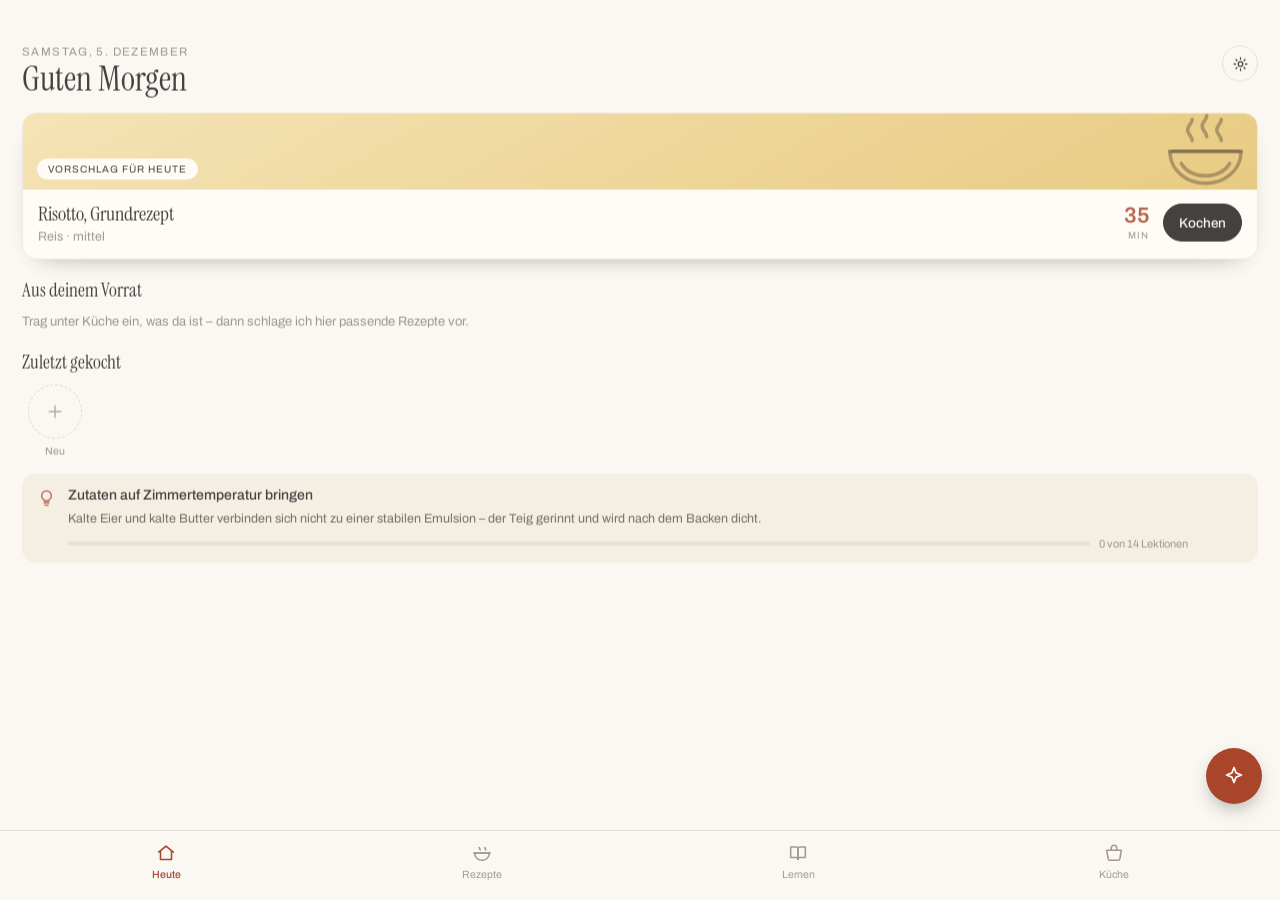
<file: index.html>
<!DOCTYPE html>
<html lang="de">
<head>
<meta charset="UTF-8">
<meta name="viewport" content="width=device-width, initial-scale=1.0">
<title>Kochbuch</title>
<link rel="apple-touch-icon" href="icon-180.png">
<link rel="canonical" href="kochbuch.html">
<meta http-equiv="refresh" content="0; url=kochbuch.html">
<style>
  body{ margin:0; height:100vh; display:flex; align-items:center; justify-content:center;
        font-family:system-ui,sans-serif; background:#FBF8F3; color:#1A1815; }
  a{ color:#A8452B; }
</style>
</head>
<body>
  <p>Kochbuch wird geladen … <a href="kochbuch.html">hier entlang</a>, falls nichts passiert.</p>
</body>
</html>
</file>
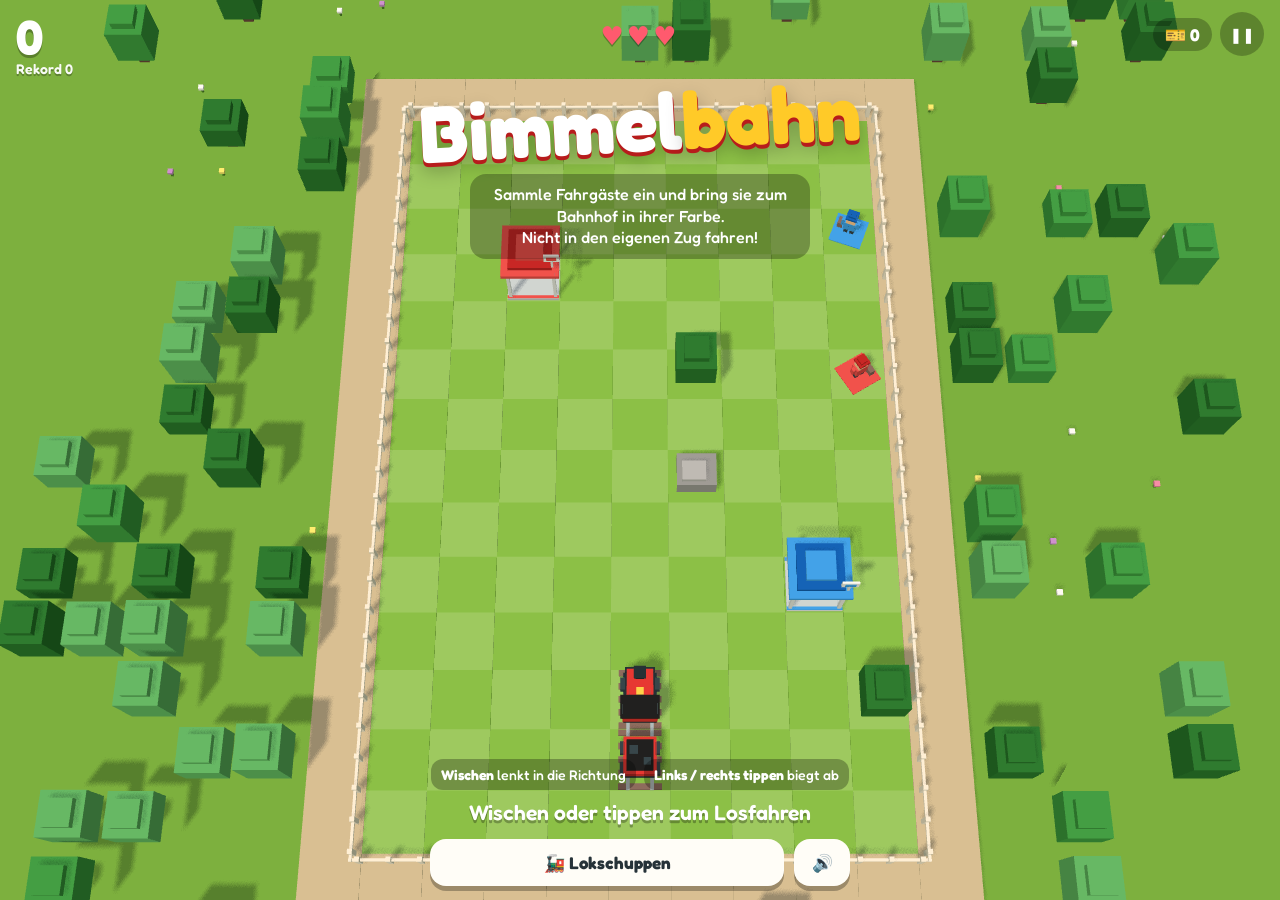
<file: bimmelbahn/index.html>
<!doctype html>
<html lang="de">
<head>
  <meta charset="utf-8">
  <meta name="viewport" content="width=device-width, initial-scale=1, maximum-scale=1, user-scalable=no, viewport-fit=cover">
  <meta name="theme-color" content="#7cb342">
  <meta name="mobile-web-app-capable" content="yes">
  <meta name="apple-mobile-web-app-capable" content="yes">
  <meta name="apple-mobile-web-app-title" content="Bimmelbahn">
  <meta name="description" content="Fahrgäste einsammeln, zum richtigen Bahnhof bringen und bloß nicht in den eigenen Zug fahren.">
  <title>Bimmelbahn</title>
  <link rel="manifest" href="manifest.webmanifest">
  <link rel="icon" type="image/png" href="icons/icon-192.png">
  <link rel="apple-touch-icon" href="icons/apple-touch-icon.png">
  <link rel="stylesheet" href="style.css">
  <script type="importmap">{ "imports": { "three": "./vendor/three.module.min.js" } }</script>
</head>
<body>
  <canvas id="game"></canvas>
  <div id="floaters"></div>

  <div id="hud" class="hidden">
    <div class="hud-left">
      <div id="score">0</div>
      <div id="best">Rekord 0</div>
    </div>
    <div id="hearts" aria-label="Geduld der Fahrgäste">♥♥♥</div>
    <div class="hud-right">
      <span class="chip">🎫 <b id="tickets">0</b></span>
      <button id="btn-pause" class="round ui" aria-label="Pause">❚❚</button>
    </div>
  </div>

  <div id="start" class="screen">
    <div class="title">Bimmel<span>bahn</span></div>
    <p class="lead">Sammle Fahrgäste ein und bring sie zum Bahnhof in ihrer Farbe.<br>Nicht in den eigenen Zug fahren!</p>
    <div class="grow"></div>
    <div class="how">
      <div><b>Wischen</b> lenkt in die Richtung</div>
      <div><b>Links / rechts tippen</b> biegt ab</div>
    </div>
    <div class="go-hint">Wischen oder tippen zum Losfahren</div>
    <div class="row ui">
      <button id="btn-shop" class="btn">🚂 Lokschuppen<span class="dot hidden" id="shop-dot"></span></button>
      <button id="sound" class="btn square" aria-label="Ton an/aus">🔊</button>
    </div>
  </div>

  <div id="over" class="screen block ui hidden">
    <div class="panel">
      <div id="o-record" class="record hidden">Neuer Rekord!</div>
      <div id="o-title">Entgleist!</div>
      <div class="o-score"><span id="o-score">0</span><small>Punkte</small></div>
      <div class="o-row">
        <div><small>Rekord</small><b id="o-best">0</b></div>
        <div><small>Fahrkarten</small><b id="o-tickets">+0</b></div>
      </div>
      <button id="btn-again" class="btn big">Nochmal</button>
      <button id="btn-shop2" class="btn">🚂 Lokschuppen<span class="dot hidden" id="o-shop-dot"></span></button>
    </div>
  </div>

  <div id="pause" class="screen block ui hidden">
    <div class="panel">
      <div class="p-title">Pause</div>
      <button id="btn-resume" class="btn big">Weiterfahren</button>
      <button id="btn-restart" class="btn">Neu starten</button>
    </div>
  </div>

  <div id="shop" class="screen block ui hidden">
    <div class="panel shop">
      <div class="shop-head">
        <div class="p-title">Lokschuppen</div>
        <span class="chip dark">🎫 <b id="shop-tickets">0</b></span>
        <button id="shop-close" class="round dark" aria-label="Schließen">✕</button>
      </div>
      <p class="shop-note">Jeder abgelieferte Fahrgast bringt eine Fahrkarte.</p>
      <div id="shop-grid"></div>
    </div>
  </div>

  <div id="toast" class="hidden"></div>

  <script type="module" src="js/main.js"></script>
</body>
</html>
</file>
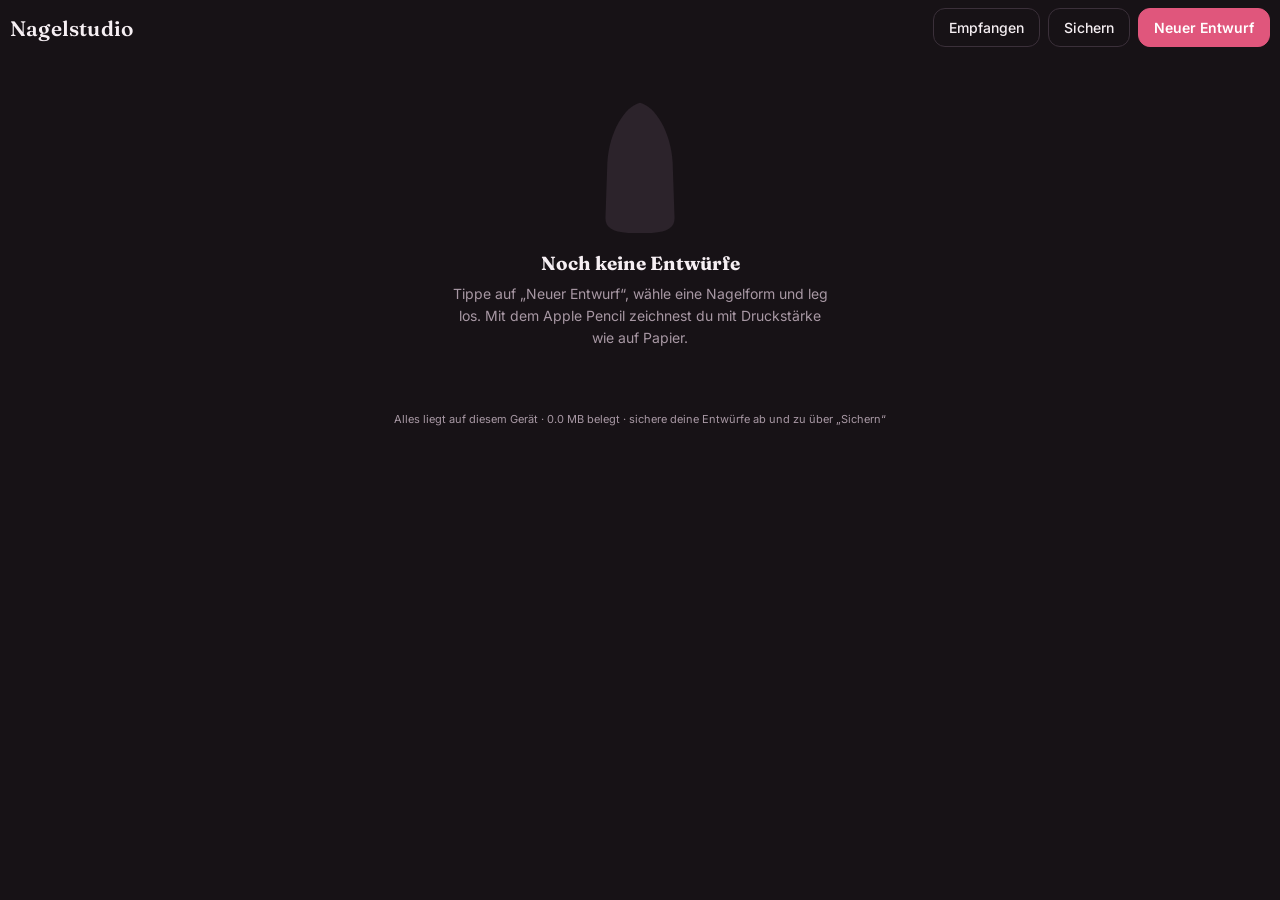
<file: nagelstudio/index.html>
<!DOCTYPE html>
<html lang="de">
<head>
<meta charset="UTF-8">
<meta name="viewport" content="width=device-width, initial-scale=1.0, viewport-fit=cover, user-scalable=no">
<title>Nagelstudio</title>
<meta name="description" content="Nageldesigns zeichnen, sammeln und anprobieren.">
<meta name="theme-color" content="#1A1418">
<meta name="apple-mobile-web-app-capable" content="yes">
<meta name="apple-mobile-web-app-status-bar-style" content="black-translucent">
<meta name="apple-mobile-web-app-title" content="Nagelstudio">
<link rel="manifest" href="manifest.webmanifest">
<link rel="apple-touch-icon" href="icon.png">
<link rel="preconnect" href="https://fonts.googleapis.com">
<link href="https://fonts.googleapis.com/css2?family=Fraunces:opsz,wght@9..144,500;9..144,600&family=Inter:wght@400;500;600&display=swap" rel="stylesheet">
<link rel="stylesheet" href="css/app.css">
</head>
<body>

<!-- ============ Galerie ============ -->
<section class="view view-gallery" id="viewGallery">
  <header class="bar">
    <h1 class="logo">Nagelstudio</h1>
    <div class="bar-actions">
      <button class="btn ghost" id="btnImport" type="button">Empfangen</button>
      <button class="btn ghost" id="btnShareAll" type="button">Sichern</button>
      <button class="btn primary" id="btnNew" type="button">Neuer Entwurf</button>
    </div>
  </header>

  <div class="gallery-scroll">
    <div class="gallery-grid" id="galleryGrid"></div>

    <div class="empty-state" id="emptyGallery" hidden>
      <div class="empty-art" id="emptyArt"></div>
      <h2>Noch keine Entwürfe</h2>
      <p>Tippe auf „Neuer Entwurf“, wähle eine Nagelform und leg los. Mit dem Apple&nbsp;Pencil zeichnest du mit Druckstärke wie auf Papier.</p>
    </div>

    <p class="storage-line" id="storageInfo"></p>
  </div>
</section>

<!-- ============ Editor ============ -->
<section class="view view-editor" id="viewEditor" hidden>
  <header class="bar">
    <button class="icon-btn" id="btnBack" type="button" aria-label="Zurück zur Übersicht">‹</button>
    <input class="name-field" id="designName" type="text" placeholder="Name des Entwurfs" maxlength="40" aria-label="Name des Entwurfs">
    <div class="bar-actions">
      <button class="icon-btn" id="btnUndo" type="button" aria-label="Rückgängig" disabled>↺</button>
      <button class="icon-btn" id="btnRedo" type="button" aria-label="Wiederholen" disabled>↻</button>
    </div>
  </header>

  <div class="editor-body">
    <!-- Werkzeuge -->
    <nav class="tools" id="tools" aria-label="Werkzeuge">
      <button class="tool is-active" data-tool="brush" type="button">
        <svg viewBox="0 0 24 24" aria-hidden="true"><path d="M5 19c2.5 0 4-1.5 4-3.5S7.5 12 6 12c2-3 6-8 9.5-9.5C18 1.4 20 3 19.5 5.5 18.5 9.5 12 14 9 15"/></svg>
        <span>Pinsel</span>
      </button>
      <button class="tool" data-tool="liner" type="button">
        <svg viewBox="0 0 24 24" aria-hidden="true"><path d="M3 21c4-1 7-3 10-7 2.6-3.5 5-8 8-12"/></svg>
        <span>Liner</span>
      </button>
      <button class="tool" data-tool="glitter" type="button">
        <svg viewBox="0 0 24 24" aria-hidden="true"><path d="M12 3l1.8 5.2L19 10l-5.2 1.8L12 17l-1.8-5.2L5 10l5.2-1.8z"/><circle cx="18.5" cy="17.5" r="1.4"/><circle cx="6" cy="18" r="1"/></svg>
        <span>Glitzer</span>
      </button>
      <button class="tool" data-tool="eraser" type="button">
        <svg viewBox="0 0 24 24" aria-hidden="true"><path d="M8 20h11M4.5 15.5l7-7a2 2 0 013 0l4 4a2 2 0 010 3L14 20H8z"/></svg>
        <span>Radierer</span>
      </button>
      <div class="tool-sep"></div>
      <button class="tool" id="btnFill" type="button">
        <svg viewBox="0 0 24 24" aria-hidden="true"><path d="M5 12l7-7 7 7-7 7z"/><path d="M19 15c1.5 2 2 3 2 4a2 2 0 11-4 0c0-1 .5-2 2-4z"/></svg>
        <span>Füllen</span>
      </button>
      <button class="tool" id="btnClearLayer" type="button">
        <svg viewBox="0 0 24 24" aria-hidden="true"><path d="M6 7h12M9 7V5h6v2M8 7l1 13h6l1-13"/></svg>
        <span>Leeren</span>
      </button>
    </nav>

    <!-- Zeichenfläche -->
    <div class="canvas-wrap">
      <canvas id="canvas"></canvas>
      <div class="zoom-controls">
        <button class="icon-btn small" id="btnZoomOut" type="button" aria-label="Verkleinern">−</button>
        <button class="icon-btn small" id="btnZoomReset" type="button" aria-label="Ansicht zurücksetzen">⤢</button>
        <button class="icon-btn small" id="btnZoomIn" type="button" aria-label="Vergrößern">＋</button>
      </div>
      <p class="pencil-hint" id="pencilHint">Mit dem Pencil zeichnen · mit dem Finger schieben</p>
    </div>

    <!-- Panel -->
    <aside class="panel" id="panel">
      <div class="tabs" role="tablist">
        <button class="tab is-active" data-tab="color" role="tab" aria-selected="true" aria-controls="panelColor" type="button">Farbe</button>
        <button class="tab" data-tab="layers" role="tab" aria-selected="false" aria-controls="panelLayers" type="button">Ebenen</button>
        <button class="tab" data-tab="shape" role="tab" aria-selected="false" aria-controls="panelShape" type="button">Form</button>
      </div>

      <div class="tab-panel is-active" id="panelColor">
        <div class="swatches" id="palette"></div>
        <div class="field-row">
          <label for="colorPicker">Eigene Farbe</label>
          <input type="color" id="colorPicker" value="#D8456B">
        </div>
        <div class="field">
          <div class="field-head"><label for="sizeRange">Größe</label><output id="sizeOut">26</output></div>
          <input type="range" id="sizeRange" min="2" max="120" step="1" value="26">
        </div>
        <div class="field">
          <div class="field-head"><label for="opacityRange">Deckkraft</label><output id="opacityOut">100%</output></div>
          <input type="range" id="opacityRange" min="5" max="100" step="1" value="100">
        </div>
        <label class="check"><input type="checkbox" id="pressureToggle" checked> Druckstärke vom Pencil nutzen</label>
      </div>

      <div class="tab-panel" id="panelLayers">
        <div class="layer-list" id="layerList"></div>
        <button class="btn ghost full" id="btnAddLayer" type="button">Ebene hinzufügen</button>
        <p class="hint">Grundfarbe unten, Verzierungen darüber. Ebenen lassen sich einzeln ausblenden — praktisch, um Varianten zu vergleichen.</p>
      </div>

      <div class="tab-panel" id="panelShape">
        <div class="shape-list" id="shapeList"></div>
        <p class="hint">Die Form beschneidet das Design nur — deine Zeichnung bleibt erhalten, wenn du die Form wechselst.</p>
      </div>
    </aside>
  </div>
</section>

<input type="file" id="fileImport" accept="application/json,.json" hidden>
<div class="toast" id="toast" role="status" aria-live="polite"></div>

<div class="modal" id="modal" hidden>
  <div class="modal-card" role="dialog" aria-modal="true" aria-labelledby="modalTitle">
    <h2 id="modalTitle"></h2>
    <p id="modalText"></p>
    <div class="modal-actions">
      <button class="btn ghost" id="modalCancel" type="button">Abbrechen</button>
      <button class="btn danger" id="modalOk" type="button">Löschen</button>
    </div>
  </div>
</div>

<script type="module" src="js/app.js"></script>
</body>
</html>
</file>
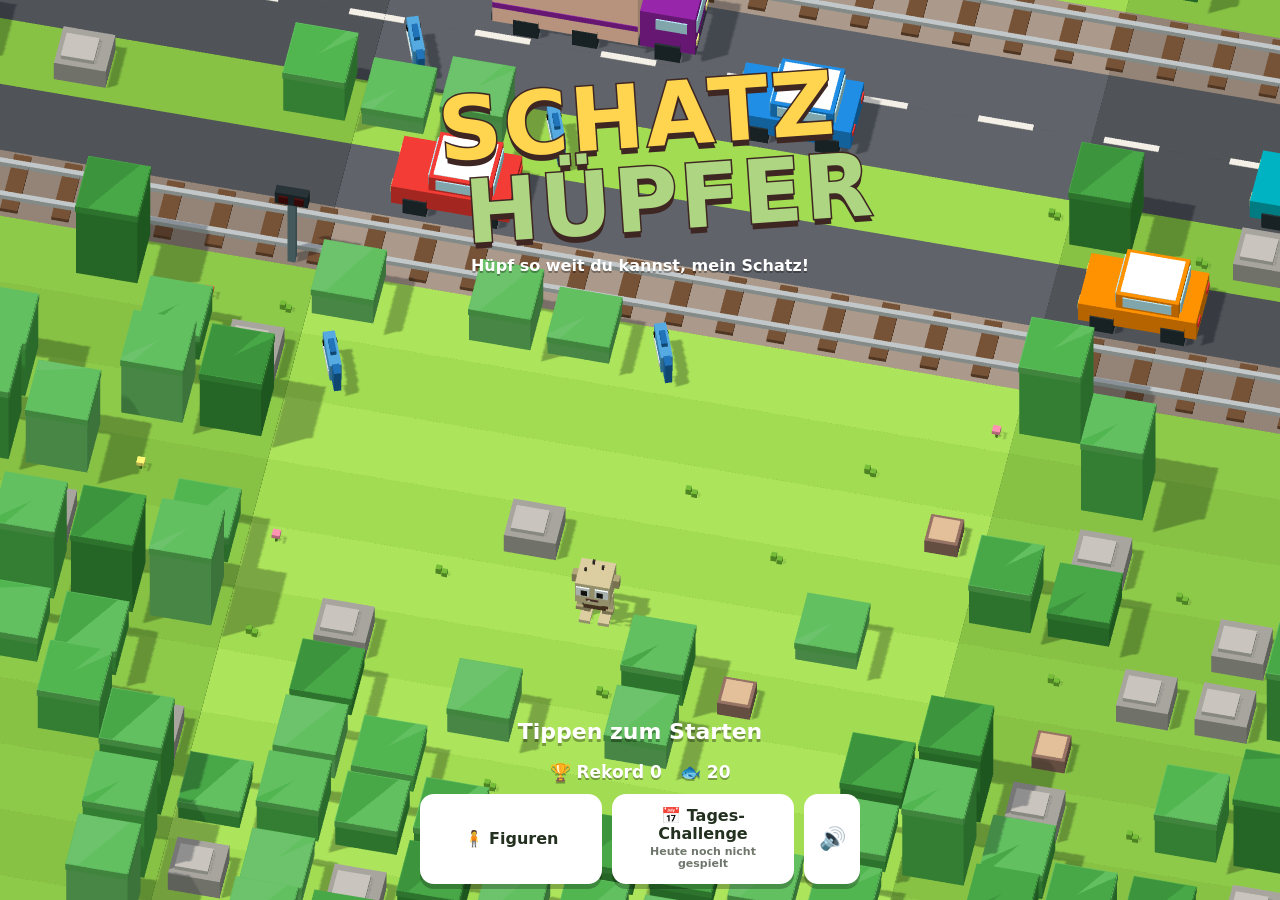
<file: schatzhuepfer/index.html>
<!doctype html>
<html lang="de">
<head>
  <meta charset="utf-8">
  <meta name="viewport" content="width=device-width, initial-scale=1, maximum-scale=1, user-scalable=no, viewport-fit=cover">
  <meta name="theme-color" content="#5aa9c9">
  <meta name="mobile-web-app-capable" content="yes">
  <meta name="apple-mobile-web-app-capable" content="yes">
  <meta name="apple-mobile-web-app-status-bar-style" content="black-translucent">
  <meta name="apple-mobile-web-app-title" content="Schatzhüpfer">
  <meta name="description" content="Ein kleines Hüpfspiel für zwischendurch: über Straßen, Flüsse und Gleise, so weit du kannst.">
  <title>Schatzhüpfer</title>
  <link rel="manifest" href="manifest.webmanifest">
  <link rel="icon" type="image/png" href="icons/icon-192.png">
  <link rel="apple-touch-icon" href="icons/apple-touch-icon.png">
  <link rel="stylesheet" href="style.css">
  <script type="importmap">{ "imports": { "three": "./vendor/three.module.min.js" } }</script>
</head>
<body>
  <canvas id="game"></canvas>
  <div id="vignette"></div>

  <div id="hud" class="hidden">
    <div class="hud-left">
      <div id="score">0</div>
      <div id="top">TOP 0</div>
      <div id="daily-badge" class="badge hidden">📅 Tages-Challenge</div>
    </div>
    <div class="hud-right">
      <div id="fish" class="pill">🐟 <span id="fish-count">0</span></div>
      <button id="pause-btn" class="icon-btn ui" aria-label="Pause">❚❚</button>
    </div>
    <div id="power" class="hidden">
      <span id="power-icon"></span>
      <span id="power-label"></span>
      <div class="bar"><div id="power-bar"></div></div>
    </div>
  </div>

  <div id="hint" class="hidden">Tippen = vorwärts · Wischen = lenken</div>

  <div id="menu" class="screen">
    <div class="title"><span>SCHATZ</span><span>HÜPFER</span></div>
    <div class="subtitle">Hüpf so weit du kannst, mein Schatz!</div>
    <div class="spacer"></div>
    <div class="tap">Tippen zum Starten</div>
    <div class="menu-stats">
      <div>🏆 Rekord <b id="menu-best">0</b></div>
      <div>🐟 <b id="menu-fish">0</b></div>
    </div>
    <div class="menu-buttons">
      <button class="btn ui" id="btn-shop">🧍 Figuren<span class="dot hidden" id="shop-dot"></span></button>
      <button class="btn ui" id="btn-daily">📅 Tages-Challenge<small id="daily-info"></small></button>
      <button class="btn ui square" id="btn-sound" aria-label="Ton an/aus">🔊</button>
    </div>
  </div>

  <div id="over" class="screen block ui hidden">
    <div class="panel">
      <div id="over-record" class="record hidden">🏆 NEUER REKORD!</div>
      <div id="over-title">Platsch!</div>
      <div id="over-sub"></div>
      <div class="over-score"><span id="over-score">0</span><small>Punkte</small></div>
      <div class="over-row">
        <div><small>Rekord</small><b id="over-best">0</b></div>
        <div><small>🐟 gesammelt</small><b id="over-fish">+0</b></div>
      </div>
      <div id="over-daily" class="daily-line hidden"></div>
      <button class="btn big" id="btn-again">▶ Nochmal</button>
      <div class="row">
        <button class="btn" id="btn-menu">Menü</button>
        <button class="btn" id="btn-shop2">🧍 Figuren<span class="dot hidden" id="over-shop-dot"></span></button>
      </div>
    </div>
  </div>

  <div id="pause" class="screen block ui hidden">
    <div class="panel">
      <div class="panel-title">Pause</div>
      <button class="btn big" id="btn-resume">▶ Weiter</button>
      <button class="btn" id="btn-quit">Zum Menü</button>
    </div>
  </div>

  <div id="shop" class="screen block ui hidden">
    <div class="panel shop">
      <div class="shop-head">
        <div class="panel-title">Figuren</div>
        <div class="pill dark">🐟 <span id="shop-fish">0</span></div>
        <button class="icon-btn dark" id="shop-close" aria-label="Schließen">✕</button>
      </div>
      <div id="shop-grid"></div>
    </div>
  </div>

  <div id="toast" class="hidden"></div>

  <script type="module" src="js/main.js"></script>
</body>
</html>
</file>
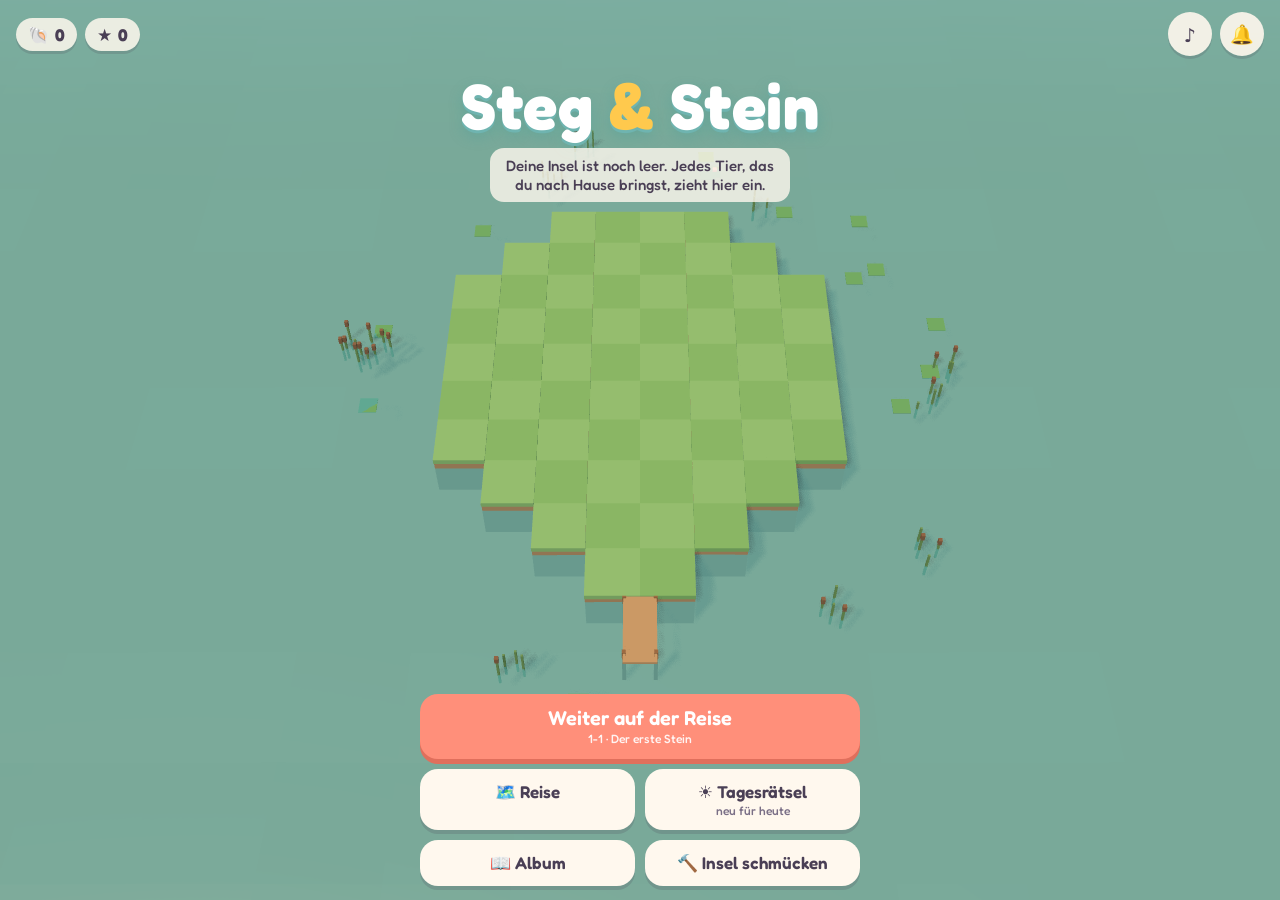
<file: steg-und-stein/index.html>
<!doctype html>
<html lang="de">
<head>
  <meta charset="utf-8">
  <meta name="viewport" content="width=device-width, initial-scale=1, maximum-scale=1, user-scalable=no, viewport-fit=cover">
  <meta name="theme-color" content="#bfe3e6">
  <meta name="mobile-web-app-capable" content="yes">
  <meta name="apple-mobile-web-app-capable" content="yes">
  <meta name="apple-mobile-web-app-status-bar-style" content="default">
  <meta name="apple-mobile-web-app-title" content="Steg &amp; Stein">
  <meta name="description" content="Ein gemütliches Knobelspiel: Leg Steine und Planken ins Wasser, damit die Tiere nach Hause kommen.">
  <title>Steg &amp; Stein</title>
  <link rel="manifest" href="manifest.webmanifest">
  <link rel="icon" type="image/png" href="icons/icon-192.png">
  <link rel="apple-touch-icon" href="icons/apple-touch-icon.png">
  <link rel="stylesheet" href="style.css">
  <script type="importmap">{ "imports": { "three": "./vendor/three.module.min.js" } }</script>
</head>
<body>
  <canvas id="game"></canvas>
  <div id="bubbles"></div>
  <div id="floaters"></div>

  <!-- Heimatinsel -->
  <section id="home" class="screen">
    <header class="topbar">
      <div class="counters">
        <span class="chip">🐚 <b id="h-shells">0</b></span>
        <span class="chip">★ <b id="h-stars">0</b></span>
      </div>
      <div class="toggles">
        <button id="btn-music" class="round ui" aria-label="Musik an/aus">♪</button>
        <button id="btn-sfx" class="round ui" aria-label="Geräusche an/aus">🔔</button>
      </div>
    </header>
    <h1 class="logo">Steg <span>&amp;</span> Stein</h1>
    <p id="island-empty" class="island-note hidden">Deine Insel ist noch leer. Jedes Tier, das du nach Hause bringst, zieht hier ein.</p>
    <div class="grow"></div>
    <div class="home-actions">
      <button id="btn-continue" class="btn primary ui"><span>Weiter auf der Reise</span><small id="continue-sub"></small></button>
      <div class="row">
        <button id="btn-journey" class="btn ui">🗺️ Reise</button>
        <button id="btn-daily" class="btn ui">☀️ Tagesrätsel<small id="daily-sub"></small></button>
      </div>
      <div class="row">
        <button id="btn-album" class="btn ui">📖 Album</button>
        <button id="btn-build" class="btn ui">🔨 Insel schmücken</button>
      </div>
    </div>
  </section>

  <!-- Reise -->
  <section id="journey" class="screen sheet ui hidden">
    <div class="panel">
      <div class="panel-head">
        <h2>Die Reise</h2>
        <span class="chip dark">★ <b id="j-stars">0</b></span>
        <button class="round dark" data-close aria-label="Schließen">✕</button>
      </div>
      <div id="chapters" class="scroll"></div>
    </div>
  </section>

  <!-- Level -->
  <section id="level" class="screen hidden">
    <header class="topbar">
      <button id="lv-back" class="round ui" aria-label="Zurück">←</button>
      <div class="lv-title"><small id="lv-chapter"></small><b id="lv-name"></b></div>
      <button id="lv-reset" class="round ui" aria-label="Alles aufheben">↺</button>
    </header>
    <div id="lv-goal" class="goal"></div>
    <button id="lv-hint" class="hint ui hidden"><span id="lv-hint-text"></span><small>Verstanden</small></button>
    <div class="grow"></div>
    <div class="toolbar ui">
      <button id="tool-stone" class="tool"><i>🪨</i><span>Stein</span><b>0</b></button>
      <button id="tool-plank" class="tool"><i>🪵</i><span>Planke <em class="dir">↔</em></span><b>0</b></button>
      <button id="tool-tide" class="tool"><i>🌊</i><span>Flut</span></button>
      <button id="btn-go" class="go">Los!</button>
    </div>
  </section>

  <!-- Ergebnis -->
  <section id="result" class="screen block ui hidden">
    <div class="panel center">
      <h2 id="r-title">Alle sind zu Hause!</h2>
      <div id="r-stars" class="stars"><span>★</span><span>★</span><span>★</span></div>
      <p id="r-info"></p>
      <div id="r-reward" class="reward"></div>
      <div id="r-new" class="newfriends hidden"></div>
      <button id="r-next" class="btn primary">Weiter</button>
      <div class="row">
        <button id="r-retry" class="btn">Nochmal</button>
        <button id="r-home" class="btn">Zur Insel</button>
      </div>
    </div>
  </section>

  <!-- Album -->
  <section id="album" class="screen sheet ui hidden">
    <div class="panel">
      <div class="panel-head">
        <h2>Album</h2>
        <span id="a-count" class="chip dark"></span>
        <button class="round dark" data-close aria-label="Schließen">✕</button>
      </div>
      <div id="album-grid" class="scroll"></div>
    </div>
  </section>

  <!-- Insel schmücken -->
  <section id="build" class="screen hidden">
    <header class="topbar">
      <span class="chip">🐚 <b id="b-shells">0</b></span>
      <button id="b-done" class="btn small ui">Fertig</button>
    </header>
    <div class="grow"></div>
    <div id="b-tip" class="tip">Wähle etwas aus und tippe auf einen freien Platz.</div>
    <div class="shelf ui"><div id="shelf"></div></div>
  </section>

  <div id="toast" class="hidden"></div>

  <script type="module" src="js/main.js"></script>
</body>
</html>
</file>
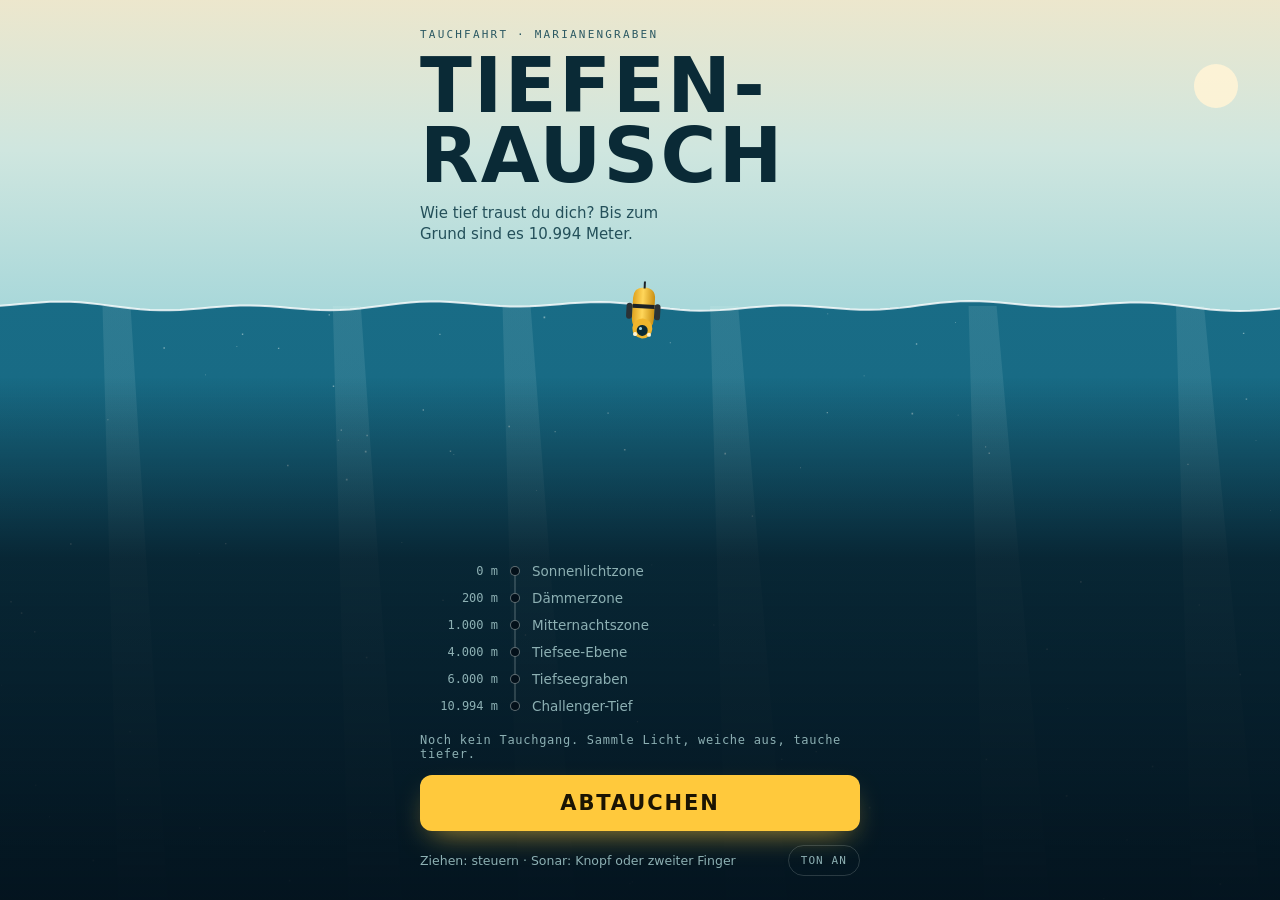
<file: tiefenrausch/index.html>
<!DOCTYPE html>
<html lang="de">
<head>
<meta charset="UTF-8">
<meta name="viewport" content="width=device-width, initial-scale=1.0, viewport-fit=cover, user-scalable=no">
<title>Tiefenrausch</title>
<meta name="description" content="Tauchfahrt in den Marianengraben – ein Offline-Handyspiel.">
<meta name="theme-color" content="#03101A">
<meta name="mobile-web-app-capable" content="yes">
<meta name="apple-mobile-web-app-capable" content="yes">
<meta name="apple-mobile-web-app-status-bar-style" content="black-translucent">
<meta name="apple-mobile-web-app-title" content="Tiefenrausch">
<link rel="manifest" href="manifest.webmanifest">
<link rel="icon" href="icon.svg" type="image/svg+xml">
<link rel="apple-touch-icon" href="icon-180.png">
<style>
  :root{
    --abyss:#03101A;
    --ink:#0A2A36;
    --ink-soft:#2C5963;
    --foam:#E9F6F3;
    --muted:#8DB0B3;
    --line:rgba(233,246,243,.16);
    --signal:#FFC93C;
    --signal-deep:#E0A21E;
    --bio:#5CF2D6;
    --sonar:#7CFF9B;
    --danger:#FF5A4E;
    --display:"Avenir Next Condensed","Roboto Condensed","sans-serif-condensed","Arial Narrow",system-ui,sans-serif;
    --body:system-ui,-apple-system,"Segoe UI",Roboto,"Helvetica Neue",Arial,sans-serif;
    --mono:ui-monospace,"SF Mono","Roboto Mono",Menlo,Consolas,monospace;
    --st:env(safe-area-inset-top,0px);
    --sb:env(safe-area-inset-bottom,0px);
    color-scheme:dark;
  }

  *{ box-sizing:border-box; -webkit-tap-highlight-color:transparent; }
  [hidden]{ display:none !important; }

  html, body{
    margin:0; height:100%; overflow:hidden;
    background:var(--abyss); color:var(--foam);
    font-family:var(--body); font-size:15px;
    -webkit-user-select:none; user-select:none; -webkit-touch-callout:none;
    overscroll-behavior:none; -webkit-text-size-adjust:100%;
  }

  #game{ position:fixed; inset:0; width:100%; height:100%; display:block; touch-action:none; }

  button{ font:inherit; color:inherit; touch-action:manipulation; cursor:pointer; -webkit-appearance:none; appearance:none; }
  button:focus-visible{ outline:2px solid var(--signal); outline-offset:3px; }
  button:disabled{ opacity:.5; cursor:default; }

  /* ================= HUD ================= */
  .hud{
    position:fixed; top:0; left:0; right:0; z-index:5;
    display:flex; justify-content:space-between; align-items:flex-start; gap:12px;
    padding:calc(var(--st) + 12px) 16px 0;
    pointer-events:none; text-shadow:0 1px 10px rgba(0,0,0,.55);
  }
  .gauge{ display:grid; gap:5px; }
  .depth{ font-family:var(--mono); font-weight:600; font-size:34px; line-height:1; letter-spacing:-.03em; font-variant-numeric:tabular-nums; }
  .depth small{ font-size:14px; font-weight:500; letter-spacing:0; margin-left:5px; color:var(--muted); }
  .meta{ font-family:var(--mono); font-size:10.5px; letter-spacing:.1em; text-transform:uppercase; color:var(--muted); font-variant-numeric:tabular-nums; }
  .meters{ display:flex; align-items:center; gap:14px; margin-top:6px; }
  .hull{ display:flex; gap:4px; }
  .hull i{ width:15px; height:8px; border-radius:2px; background:var(--signal); box-shadow:0 0 8px rgba(255,201,60,.45); }
  .hull i.off{ background:rgba(233,246,243,.14); box-shadow:none; }
  .hull.crit i:not(.off){ background:var(--danger); box-shadow:0 0 10px rgba(255,90,78,.7); animation:blink .9s steps(2) infinite; }
  @keyframes blink{ 50%{ opacity:.35; } }
  .battery{ display:flex; align-items:center; gap:7px; font-family:var(--mono); font-size:9.5px; letter-spacing:.14em; color:var(--muted); }
  .battery .bar{ width:78px; height:6px; border-radius:3px; background:rgba(233,246,243,.14); overflow:hidden; }
  .battery b{ display:block; width:100%; height:100%; background:var(--bio); transform-origin:0 50%; box-shadow:0 0 8px rgba(92,242,214,.6); }
  .battery.low b{ background:var(--danger); box-shadow:0 0 8px rgba(255,90,78,.6); }

  .icon-btn{
    pointer-events:auto; flex:none; width:44px; height:44px; padding:0;
    border-radius:12px; border:1px solid var(--line); background:rgba(3,16,26,.5);
    display:grid; place-items:center;
  }
  .pz{ width:12px; height:14px; border-left:4px solid var(--foam); border-right:4px solid var(--foam); }

  /* Tiefenskala am rechten Rand */
  .track{
    position:fixed; z-index:4; right:9px; width:3px; border-radius:2px;
    top:calc(var(--st) + 96px); bottom:calc(var(--sb) + 124px);
    background:rgba(233,246,243,.12); pointer-events:none;
  }
  .track i{ position:absolute; left:50%; transform:translate(-50%,-50%); }
  .track .tick{ width:7px; height:1px; background:rgba(233,246,243,.4); }
  .track .rec{ width:13px; height:2px; background:var(--foam); opacity:.75; }
  .track .me{ width:9px; height:9px; border-radius:50%; background:var(--signal); box-shadow:0 0 8px var(--signal); }

  /* Sonar */
  .sonar{
    position:fixed; z-index:6; padding:0; border:none;
    right:calc(16px + env(safe-area-inset-right,0px)); bottom:calc(var(--sb) + 22px);
    width:78px; height:78px; border-radius:50%;
    background:rgba(3,16,26,.55); display:grid; place-items:center;
    transition:box-shadow .2s;
  }
  .sonar svg{ position:absolute; inset:0; width:100%; height:100%; transform:rotate(-90deg); }
  .sonar .trk{ fill:none; stroke:rgba(124,255,155,.16); stroke-width:4; }
  .sonar .prog{ fill:none; stroke:var(--sonar); stroke-width:4; stroke-linecap:round; }
  .sonar span{ position:relative; font-family:var(--mono); font-size:10px; letter-spacing:.14em; color:var(--sonar); }
  .sonar.ready{ box-shadow:0 0 0 1px rgba(124,255,155,.55), 0 0 24px rgba(124,255,155,.35); }
  .sonar:active{ transform:scale(.95); }

  /* Meldungen */
  .toast{
    position:fixed; z-index:7; left:50%; bottom:calc(var(--sb) + 120px);
    width:max-content; max-width:min(84vw,360px);
    transform:translate(-50%,8px); opacity:0; pointer-events:none;
    padding:10px 14px; border-radius:10px;
    background:rgba(3,16,26,.82); border:1px solid var(--line);
    font-size:14px; line-height:1.35; text-align:center;
    transition:opacity .25s, transform .25s;
  }
  .toast.show{ opacity:1; transform:translate(-50%,0); }
  .toast.warn{ border-color:rgba(255,90,78,.6); color:#FFD9D5; }
  .toast.good{ border-color:rgba(255,201,60,.6); color:#FFF1C9; }

  .banner{
    position:fixed; z-index:7; left:0; right:0; top:calc(var(--st) + 108px);
    text-align:center; pointer-events:none; opacity:0; transition:opacity .6s;
  }
  .banner.show{ opacity:1; }
  .banner small{ display:block; font-family:var(--mono); font-size:11px; letter-spacing:.24em; text-transform:uppercase; color:var(--muted); }
  .banner strong{
    display:block; margin-top:4px;
    font-family:var(--display); font-weight:700; font-size:clamp(28px,8.5vw,44px);
    letter-spacing:.05em; text-transform:uppercase; text-shadow:0 2px 20px rgba(0,0,0,.8);
  }

  /* ================= Bildschirme ================= */
  .screen{
    position:fixed; inset:0; z-index:10;
    display:flex; flex-direction:column;
    overflow-y:auto; touch-action:pan-y;
    padding:calc(var(--st) + 28px) 20px calc(var(--sb) + 24px);
  }
  .screen > *{ width:100%; max-width:440px; margin-inline:auto; }

  .kicker{ margin:0 0 10px; font-family:var(--mono); font-size:11px; letter-spacing:.2em; text-transform:uppercase; color:var(--ink-soft); }
  .title{
    margin:0; color:var(--ink);
    font-family:var(--display); font-weight:800; font-size:clamp(34px,10.5vw,76px);
    line-height:.92; letter-spacing:.03em; text-transform:uppercase;
    -webkit-hyphens:manual; hyphens:manual;
  }
  .tagline{ margin:12px 0 0; max-width:30ch; font-size:15px; line-height:1.4; color:#24505A; }

  .menu{
    justify-content:space-between; gap:24px;
    background:linear-gradient(to bottom, rgba(3,16,26,0) 0%, rgba(3,16,26,0) 42%, rgba(3,16,26,.74) 62%, rgba(3,16,26,.95) 100%);
  }
  .menu-bottom{ display:flex; flex-direction:column; gap:14px; }

  .ladder{ list-style:none; margin:0; padding:0; }
  .ladder li{
    position:relative; height:27px;
    display:grid; grid-template-columns:78px 14px 1fr; gap:10px; align-items:center;
    font-size:13.5px; color:var(--muted);
  }
  .ladder li::before{
    content:""; position:absolute; top:0; bottom:0; width:1.5px;
    left:calc(78px + 10px + 6.25px); background:rgba(233,246,243,.16);
  }
  .ladder li:first-child::before{ top:50%; }
  .ladder li:last-child::before{ bottom:50%; }
  .ladder .m{ font-family:var(--mono); font-size:12px; text-align:right; font-variant-numeric:tabular-nums; }
  .ladder .dot{
    position:relative; z-index:1; justify-self:center;
    width:10px; height:10px; border-radius:50%;
    border:1.5px solid rgba(233,246,243,.4); background:var(--abyss);
  }
  .ladder li.reached{ color:var(--foam); }
  .ladder li.reached .dot{ background:var(--signal); border-color:var(--signal); box-shadow:0 0 8px rgba(255,201,60,.5); }

  .record{ margin:0; font-family:var(--mono); font-size:12px; letter-spacing:.06em; color:var(--muted); }
  .record b{ color:var(--foam); font-weight:600; }

  .btn{
    display:flex; align-items:center; justify-content:center; width:100%; height:56px;
    border:none; border-radius:12px;
    font-family:var(--display); font-weight:700; font-size:21px; letter-spacing:.09em; text-transform:uppercase;
  }
  .btn.primary{ background:var(--signal); color:#1B1403; box-shadow:0 12px 30px -12px rgba(255,201,60,.7); }
  .btn.primary:active{ background:var(--signal-deep); transform:translateY(1px); }
  .btn.ghost{ height:48px; font-size:17px; background:transparent; border:1px solid var(--line); color:var(--foam); }
  .btn.ghost:active{ background:rgba(233,246,243,.08); }

  .menu-row{ display:flex; align-items:center; justify-content:space-between; gap:12px; }
  .hint{ margin:0; font-size:12.5px; line-height:1.4; color:var(--muted); }
  .chip{
    flex:none; padding:8px 12px; border-radius:999px;
    border:1px solid var(--line); background:transparent;
    font-family:var(--mono); font-size:11px; letter-spacing:.1em; text-transform:uppercase; color:var(--muted);
  }

  .over, .pause{ justify-content:center; background:rgba(2,10,16,.8); }
  .card{ display:flex; flex-direction:column; gap:12px; }
  .card .kicker{ color:var(--muted); margin:0; }
  .big{
    font-family:var(--mono); font-weight:600; font-size:clamp(52px,17vw,84px);
    line-height:1; letter-spacing:-.04em; font-variant-numeric:tabular-nums;
  }
  .big small{ font-size:.3em; font-weight:500; letter-spacing:0; margin-left:6px; color:var(--muted); }
  .sub{ margin:0; font-family:var(--mono); font-size:12px; letter-spacing:.1em; text-transform:uppercase; color:var(--muted); }
  .cause{ margin:4px 0 0; max-width:34ch; font-size:16px; line-height:1.45; color:rgba(233,246,243,.9); }
  .badge{
    align-self:flex-start; margin:0; padding:5px 9px; border-radius:6px;
    background:var(--signal); color:#1B1403;
    font-family:var(--mono); font-size:11px; font-weight:600; letter-spacing:.12em; text-transform:uppercase;
  }
  .stats{
    margin:8px 0 6px; display:grid; grid-template-columns:1fr 1fr; gap:1px;
    background:var(--line); border:1px solid var(--line); border-radius:12px; overflow:hidden;
  }
  .stats div{ background:#04141F; padding:12px 14px; }
  .stats dt{ font-family:var(--mono); font-size:10px; letter-spacing:.14em; text-transform:uppercase; color:var(--muted); }
  .stats dd{ margin:4px 0 0; font-family:var(--mono); font-size:20px; font-variant-numeric:tabular-nums; }

  @media (max-height:560px){
    .title{ color:var(--foam); }
    .kicker, .tagline{ color:var(--muted); }
  }
  @media (prefers-reduced-motion:reduce){
    .hull.crit i:not(.off){ animation:none; }
    .toast, .banner{ transition:none; }
  }
</style>
</head>
<body>

<canvas id="game" aria-label="Spielfeld"></canvas>

<div class="hud" id="hud" hidden>
  <div class="gauge">
    <div class="depth"><span id="hDepth">0</span><small>m</small></div>
    <div class="meta"><span id="hBar">1 bar</span> · <span id="hZone">Sonnenlichtzone</span></div>
    <div class="meters">
      <div class="hull" id="hull" aria-label="Hülle"><i></i><i></i><i></i></div>
      <div class="battery" id="battery">LICHT <div class="bar"><b id="hBat"></b></div></div>
    </div>
  </div>
  <button class="icon-btn" id="pauseBtn" type="button" aria-label="Pause"><span class="pz"></span></button>
</div>

<div class="track" id="track" hidden><i class="rec" id="tRec"></i><i class="me" id="tMe"></i></div>

<button class="sonar" id="sonarBtn" type="button" aria-label="Sonar" hidden>
  <svg viewBox="0 0 78 78" aria-hidden="true"><circle class="trk" cx="39" cy="39" r="35"></circle><circle class="prog" id="sonarProg" cx="39" cy="39" r="35"></circle></svg>
  <span>SONAR</span>
</button>

<div class="toast" id="toast" role="status" aria-live="polite"></div>
<div class="banner" id="banner" aria-hidden="true"><small id="bEy"></small><strong id="bTi"></strong></div>

<section class="screen menu" id="menu">
  <div class="menu-top">
    <p class="kicker">Tauchfahrt · Marianengraben</p>
    <h1 class="title">Tiefen&shy;rausch</h1>
    <p class="tagline">Wie tief traust du dich? Bis zum Grund sind es 10.994&nbsp;Meter.</p>
  </div>
  <div class="menu-bottom">
    <ol class="ladder" id="ladder"></ol>
    <p class="record" id="menuRecord"></p>
    <button class="btn primary" id="startBtn" type="button">Abtauchen</button>
    <div class="menu-row">
      <p class="hint">Ziehen: steuern · Sonar: Knopf oder zweiter Finger</p>
      <button class="chip" id="soundBtn" type="button">Ton an</button>
    </div>
  </div>
</section>

<section class="screen over" id="over" hidden>
  <div class="card">
    <p class="kicker" id="oKicker">Hülle gebrochen</p>
    <div class="big"><span id="oDepth">0</span><small>m</small></div>
    <p class="sub" id="oZone"></p>
    <p class="cause" id="oCause"></p>
    <p class="badge" id="oBadge" hidden>Neuer Rekord</p>
    <dl class="stats">
      <div><dt id="oBestL">Rekord</dt><dd id="oBest">0 m</dd></div>
      <div><dt>Tauchzeit</dt><dd id="oTime">0:00</dd></div>
      <div><dt>Plankton</dt><dd id="oPlank">0</dd></div>
      <div><dt>Knapp vorbei</dt><dd id="oNear">0</dd></div>
    </dl>
    <button class="btn primary" id="againBtn" type="button">Nochmal tauchen</button>
    <button class="btn ghost" id="menuBtn" type="button">Zum Menü</button>
  </div>
</section>

<section class="screen pause" id="pause" hidden>
  <div class="card">
    <p class="kicker">Pausiert</p>
    <div class="big"><span id="pDepth">0</span><small>m</small></div>
    <p class="sub" id="pZone"></p>
    <button class="btn primary" id="resumeBtn" type="button">Weiter</button>
    <button class="btn ghost" id="soundBtn2" type="button">Ton an</button>
    <button class="btn ghost" id="quitBtn" type="button">Auftauchen</button>
  </div>
</section>

<script>
(() => {
'use strict';

// ============================================================
//  Hilfsfunktionen
// ============================================================
const $ = id => document.getElementById(id);
const clamp = (v, a, b) => (v < a ? a : v > b ? b : v);
const smooth = t => t * t * (3 - 2 * t);
const rand = (a, b) => a + Math.random() * (b - a);
const TAU = Math.PI * 2;
const MONO = 'ui-monospace, "SF Mono", "Roboto Mono", Menlo, Consolas, monospace';
const DISPLAY = '"Avenir Next Condensed", "Roboto Condensed", "sans-serif-condensed", "Arial Narrow", system-ui, sans-serif';
const fmt = n => String(Math.max(0, Math.floor(n))).replace(/\B(?=(\d{3})+(?!\d))/g, '.');
const fmtTime = s => { s = Math.max(0, Math.floor(s)); return Math.floor(s / 60) + ':' + String(s % 60).padStart(2, '0'); };
const REDUCED = !!(window.matchMedia && window.matchMedia('(prefers-reduced-motion: reduce)').matches);
const buzz = p => { try { if (navigator.vibrate) navigator.vibrate(p); } catch (e) {} };

// ============================================================
//  Spielstand (nur lokal auf dem Gerät)
// ============================================================
const SAVE_KEY = 'tiefenrausch.v1';
const save = { best: 0, bestTime: 0, dives: 0, sound: true, tips: {} };
try {
  const s = JSON.parse(localStorage.getItem(SAVE_KEY) || 'null');
  if (s && typeof s === 'object') Object.assign(save, s);
} catch (e) {}
if (!save.tips || typeof save.tips !== 'object') save.tips = {};
function persist() { try { localStorage.setItem(SAVE_KEY, JSON.stringify(save)); } catch (e) {} }

// ============================================================
//  Welt
// ============================================================
const PXM = 10;                 // Pixel pro Meter
const MAX_DEPTH = 10994;        // Challenger-Tief
const FLOOR_Y = MAX_DEPTH * PXM;
const ROW = 24;                 // Rasterabstand der Grabenwände
const SLOT = 86;                // Rasterabstand für neue Objekte
const SUB_R = 12;               // Kollisionsradius des Tauchboots
const SONAR_CD = 6, SONAR_SPEED = 950, SONAR_MAX = 820;

const ZONES = [
  { d: 0,    latin: 'Epipelagial',    name: 'Sonnenlichtzone',  col: [26, 112, 138] },
  { d: 200,  latin: 'Mesopelagial',   name: 'Dämmerzone',       col: [9, 56, 82] },
  { d: 1000, latin: 'Bathypelagial',  name: 'Mitternachtszone', col: [5, 26, 42] },
  { d: 4000, latin: 'Abyssopelagial', name: 'Tiefsee-Ebene',    col: [4, 17, 30] },
  { d: 6000, latin: 'Hadopelagial',   name: 'Tiefseegraben',    col: [3, 11, 20] },
];
const CAUSES = {
  wall:   'An der Grabenwand zerschellt.',
  rock:   'Gegen einen Felsbrocken gekracht.',
  jelly:  'In die Nesselfäden einer Riesenqualle geraten.',
  mine:   'Eine alte Seemine ist direkt neben dir detoniert.',
  angler: 'Ein Anglerfisch hat zugeschnappt. Nicht jedes Licht ist Plankton.',
};
const TIPS = {
  plankton: 'Leuchtplankton lädt deine Scheinwerfer auf. Einsammeln!',
  jelly:    'Quallen treiben hin und her. Nicht berühren!',
  mine:     'Seeminen zünden, wenn du zu nah kommst. Mit Abstand vorbei!',
  angler:   'Ein einzelnes, warmes Licht? Vorsicht, das könnte ein Anglerfisch sein.',
  repair:   'Reparaturkit: flickt einen Schaden an der Hülle.',
  current:  'Strömung! Halte dagegen.',
};

const zoneIndex = d => { let i = 0; for (let k = 0; k < ZONES.length; k++) if (d >= ZONES[k].d) i = k; return i; };
const bar = d => 1 + d / 10;   // rund 1 bar pro 10 m Wassersäule
const speedAt = d => 175 + 320 * Math.pow(clamp(d / MAX_DEPTH, 0, 1), 0.7);

function darkness(d) {
  if (d <= 20) return 0;
  if (d < 200) return 0.6 * (d - 20) / 180;
  if (d < 1000) return 0.6 + 0.3 * (d - 200) / 800;
  return Math.min(0.955, 0.9 + 0.055 * (d - 1000) / 5000);
}
const mix = (a, b, u) => [a[0] + (b[0] - a[0]) * u, a[1] + (b[1] - a[1]) * u, a[2] + (b[2] - a[2]) * u];
const rgb = c => `rgb(${c[0] | 0},${c[1] | 0},${c[2] | 0})`;
function waterCol(d) {
  if (d <= 0) return ZONES[0].col;
  for (let i = 0; i < ZONES.length - 1; i++) {
    if (d < ZONES[i + 1].d) return mix(ZONES[i].col, ZONES[i + 1].col, smooth((d - ZONES[i].d) / (ZONES[i + 1].d - ZONES[i].d)));
  }
  const last = ZONES[ZONES.length - 1];
  return mix(last.col, [2, 6, 12], clamp((d - last.d) / 5000, 0, 1));
}

// ============================================================
//  Ton (alles live synthetisiert, keine Dateien)
// ============================================================
const Snd = (() => {
  let ac = null, master = null, noiseBuf = null, dGain = null, dFilter = null;
  const dOsc = [];
  let on = save.sound !== false;

  function init() {
    if (ac) { resume(); return; }
    const AC = window.AudioContext || window.webkitAudioContext;
    if (!AC) return;
    try { ac = new AC(); } catch (e) { ac = null; return; }
    master = ac.createGain(); master.gain.value = on ? 0.8 : 0; master.connect(ac.destination);
    noiseBuf = ac.createBuffer(1, ac.sampleRate, ac.sampleRate);
    const ch = noiseBuf.getChannelData(0);
    for (let i = 0; i < ch.length; i++) ch[i] = Math.random() * 2 - 1;
    dFilter = ac.createBiquadFilter(); dFilter.type = 'lowpass'; dFilter.frequency.value = 300; dFilter.Q.value = 4;
    dGain = ac.createGain(); dGain.gain.value = 0;
    dFilter.connect(dGain); dGain.connect(master);
    [[55, 'sawtooth'], [55.4, 'sawtooth'], [27.5, 'sine']].forEach(([f, type]) => {
      const o = ac.createOscillator(); o.type = type; o.frequency.value = f; o.connect(dFilter); o.start(); dOsc.push(o);
    });
  }
  function resume() { try { if (ac && ac.state === 'suspended') { const p = ac.resume(); if (p && p.catch) p.catch(() => {}); } } catch (e) {} }
  function suspend() { try { if (ac && ac.state === 'running') { const p = ac.suspend(); if (p && p.catch) p.catch(() => {}); } } catch (e) {} }

  function env(g, t0, a, peak, dur) {
    g.gain.setValueAtTime(0.0001, t0);
    g.gain.exponentialRampToValueAtTime(peak, t0 + a);
    g.gain.exponentialRampToValueAtTime(0.0001, t0 + dur);
  }
  function tone(f, dur, o = {}) {
    if (!ac || !on) return;
    const t0 = ac.currentTime + (o.delay || 0);
    const osc = ac.createOscillator(), g = ac.createGain();
    osc.type = o.type || 'sine';
    osc.frequency.setValueAtTime(f, t0);
    if (o.to) osc.frequency.exponentialRampToValueAtTime(o.to, t0 + dur);
    env(g, t0, o.attack || 0.006, o.vol || 0.2, dur);
    osc.connect(g); g.connect(master); osc.start(t0); osc.stop(t0 + dur + 0.05);
  }
  function noise(dur, o = {}) {
    if (!ac || !on) return;
    const t0 = ac.currentTime + (o.delay || 0);
    const s = ac.createBufferSource(); s.buffer = noiseBuf; s.loop = true;
    const f = ac.createBiquadFilter(); f.type = o.type || 'lowpass'; f.Q.value = o.q || 0.7;
    f.frequency.setValueAtTime(o.freq || 800, t0);
    if (o.to) f.frequency.exponentialRampToValueAtTime(o.to, t0 + dur);
    const g = ac.createGain(); env(g, t0, o.attack || 0.01, o.vol || 0.3, dur);
    s.connect(f); f.connect(g); g.connect(master); s.start(t0); s.stop(t0 + dur + 0.05);
  }

  return {
    init, resume, suspend,
    get on() { return on; },
    setOn(v) { on = v; if (master) master.gain.setTargetAtTime(v ? 0.8 : 0, ac.currentTime, 0.05); },
    drone(v) { if (dGain) dGain.gain.setTargetAtTime(v ? 0.06 : 0, ac.currentTime, 0.5); },
    setDepth(d) {
      if (!ac) return;
      const k = clamp(d / MAX_DEPTH, 0, 1), t = ac.currentTime;
      dOsc[0].frequency.setTargetAtTime(55 - 19 * k, t, 1);
      dOsc[1].frequency.setTargetAtTime(55.4 - 19 * k, t, 1);
      dOsc[2].frequency.setTargetAtTime(27.5 - 9 * k, t, 1);
      dFilter.frequency.setTargetAtTime(300 - 170 * k, t, 1);
    },
    ping()    { tone(1250, 1.1, { vol: 0.22, to: 1180 }); tone(1250, 0.9, { vol: 0.07, to: 1180, delay: 0.42 }); tone(1250, 0.7, { vol: 0.025, to: 1180, delay: 0.84 }); },
    collect() { tone(988, 0.09, { type: 'triangle', vol: 0.14 }); tone(1480, 0.16, { type: 'triangle', vol: 0.12, delay: 0.06 }); },
    hit()     { noise(0.4, { vol: 0.5, freq: 900, to: 120 }); tone(110, 0.45, { vol: 0.5, to: 38 }); },
    boom()    { noise(1.1, { vol: 0.7, freq: 1400, to: 60 }); tone(70, 1.0, { vol: 0.6, to: 25 }); },
    beep()    { tone(1900, 0.05, { type: 'square', vol: 0.05 }); },
    near()    { tone(520, 0.14, { type: 'triangle', vol: 0.12, to: 1040 }); },
    heart()   { tone(58, 0.14, { vol: 0.45, to: 40 }); tone(52, 0.16, { vol: 0.35, to: 36, delay: 0.18 }); },
    chime()   { [523, 659, 784].forEach((f, i) => tone(f, 0.55, { vol: 0.09, delay: i * 0.09 })); },
    growl()   { noise(0.4, { vol: 0.22, freq: 180, q: 6, type: 'bandpass', to: 90 }); },
    lunge()   { noise(0.35, { vol: 0.3, freq: 300, q: 4, type: 'bandpass', to: 1400 }); },
    creak()   { noise(1.4, { vol: 0.13, freq: 230, q: 7, type: 'bandpass', to: 110, attack: 0.3 }); tone(70, 1.2, { type: 'sawtooth', vol: 0.025, to: 52, attack: 0.3 }); },
    splash()  { noise(0.7, { vol: 0.3, freq: 2600, to: 280 }); },
    implode() { noise(1.6, { vol: 0.8, freq: 3000, to: 40 }); tone(160, 1.4, { vol: 0.4, to: 20, type: 'sawtooth' }); },
    win()     { [392, 523, 659, 784, 1046].forEach((f, i) => tone(f, 1.0, { type: 'triangle', vol: 0.12, delay: i * 0.13 })); },
  };
})();

// ============================================================
//  Leinwand & Leucht-Sprites
// ============================================================
const cvs = $('game');
const ctx = cvs.getContext('2d');
const dark = document.createElement('canvas');
const dctx = dark.getContext('2d');
const DS = 0.5;   // Dunkelheit in halber Auflösung, wird weich hochskaliert
let W = 1, H = 1, DPR = 1, fieldW = 1, fieldX0 = 0;

function glowSprite(r, g, b) {
  const c = document.createElement('canvas'); c.width = c.height = 64;
  const x = c.getContext('2d');
  const gr = x.createRadialGradient(32, 32, 0, 32, 32, 32);
  gr.addColorStop(0, `rgba(${r},${g},${b},1)`);
  gr.addColorStop(0.25, `rgba(${r},${g},${b},0.55)`);
  gr.addColorStop(1, `rgba(${r},${g},${b},0)`);
  x.fillStyle = gr; x.fillRect(0, 0, 64, 64);
  return c;
}
const GL = {
  bio: glowSprite(92, 242, 214), jelly: glowSprite(196, 120, 255), lure: glowSprite(255, 214, 120),
  red: glowSprite(255, 70, 60), green: glowSprite(150, 255, 170), white: glowSprite(255, 255, 255),
  pink: glowSprite(255, 110, 190), blue: glowSprite(90, 150, 255), fire: glowSprite(255, 150, 60),
};
const HOLE = glowSprite(0, 0, 0);
function glow(spr, x, y, size, a) { ctx.globalAlpha = a; ctx.drawImage(spr, x - size / 2, y - size / 2, size, size); }
function hole(x, y, size, a) { dctx.globalAlpha = a; dctx.drawImage(HOLE, x - size / 2, y - size / 2, size, size); }

function rr(x, y, w, h, r) {
  ctx.beginPath();
  ctx.moveTo(x + r, y); ctx.lineTo(x + w - r, y); ctx.quadraticCurveTo(x + w, y, x + w, y + r);
  ctx.lineTo(x + w, y + h - r); ctx.quadraticCurveTo(x + w, y + h, x + w - r, y + h);
  ctx.lineTo(x + r, y + h); ctx.quadraticCurveTo(x, y + h, x, y + h - r);
  ctx.lineTo(x, y + r); ctx.quadraticCurveTo(x, y, x + r, y); ctx.closePath();
}

// ============================================================
//  Zustand
// ============================================================
let state = 'menu';   // menu | play | pause | ending | over
let T = 0, camY = 0, speed = 0, runTime = 0;
let sub = null, result = null;
let ents = [], parts = [], texts = [], snow = [];
let spawnY = 0, nextCurrentY = 0, lastHazardY = -1e9;
let ph = [0, 0, 0, 0], seed = 0;
let shake = 0, flash = 0, flashCol = '255,80,70';
let sonar = { cd: 0, t: 99, x: 0, y: 0 };
let stats = { plankton: 0, near: 0 };
let zoneNow = 0, nextMilestone = 1000, recordToast = false, startBest = 0;
let endT = 0, lastCause = 'wall';
let heartT = 0, creakT = 10, lowBatT = 0, sndT = 0;
let lastHud = {};
const keys = {};

function resize() {
  const oldH = H;
  DPR = Math.min(window.devicePixelRatio || 1, 2);
  W = Math.max(1, window.innerWidth); H = Math.max(1, window.innerHeight);
  cvs.width = Math.round(W * DPR); cvs.height = Math.round(H * DPR);
  dark.width = Math.max(1, Math.round(W * DS)); dark.height = Math.max(1, Math.round(H * DS));
  fieldW = Math.min(W, 480); fieldX0 = (W - fieldW) / 2;
  if (sub) {
    const k = H / oldH;
    sub.sy *= k; sub.ty *= k;
    sub.x = clamp(sub.x, fieldX0, fieldX0 + fieldW); sub.tx = sub.x;
    if (state === 'menu') camY = -H * 0.34;
    initSnow();
    render();
  }
}

// ============================================================
//  Grabenwände (aus Rauschfunktion, kein Speicher nötig)
// ============================================================
function hash(n) { const s = Math.sin(n * 127.1 + seed * 311.7) * 43758.5453; return s - Math.floor(s); }

function wallRow(i) {
  const y = i * ROW, d = y / PXM, t = clamp(d / MAX_DEPTH, 0, 1);
  let hw = fieldW * (0.47 - 0.2 * Math.pow(t, 0.8));
  const choke = Math.pow(Math.max(0, Math.sin(y * 0.00093 + ph[3])), 8);
  hw *= 1 - (0.12 + 0.16 * t) * choke;
  hw = Math.max(hw, 66);
  const slack = Math.max(0, fieldW / 2 - hw);
  const n = Math.sin(y * 0.0019 + ph[0]) * 0.55 + Math.sin(y * 0.0043 + ph[1]) * 0.33 + Math.sin(y * 0.0097 + ph[2]) * 0.12;
  const c = fieldX0 + fieldW / 2 + slack * n;
  const jit = 4 + 6 * t;
  let l = c - hw + (hash(i * 2) - 0.5) * 2 * jit;
  let r = c + hw + (hash(i * 2 + 1) - 0.5) * 2 * jit;
  // Felsnasen
  if (d > 120 && hash(i * 7 + 3) < 0.012 + 0.045 * t) {
    const len = Math.min(18 + hash(i * 5 + 1) * (26 + 22 * t), r - l - 64);
    if (len > 0) { if (hash(i * 3 + 2) < 0.5) l += len; else r -= len; }
  }
  // offenes Wasser an der Oberfläche
  const open = 1 - smooth(clamp((d - 20) / 80, 0, 1));
  if (open > 0) { l -= open * W; r += open * W; }
  return [l, r];
}
function wallAt(y) {
  const f = y / ROW, i = Math.floor(f), u = f - i;
  const a = wallRow(i), b = wallRow(i + 1);
  return [a[0] + (b[0] - a[0]) * u, a[1] + (b[1] - a[1]) * u];
}

// ============================================================
//  Objekte erzeugen
// ============================================================
function add(e) {
  e.rev = 0; e.pinged = false; e.minGap = 1e9; e.nearDone = false; e.hit = false;
  ents.push(e);
}

function addPlankton(y, l, r) {
  const n = Math.random() < 0.3 ? 3 : Math.random() < 0.5 ? 2 : 1;
  const x = rand(l + 28, r - 28), dx = rand(-22, 22);
  for (let k = 0; k < n; k++) {
    const yy = y + k * 34, w = wallAt(yy);
    add({ type: 'plankton', x: clamp(x + dx * k, w[0] + 22, w[1] - 22), y: yy, r: 10, ph: rand(0, TAU) });
  }
}
function addRock(y, l, r) {
  const w = r - l, maxR = Math.min(40, (w - 110) / 2);
  if (maxR < 13) return false;
  const rad = rand(13, maxR);
  const x = rand(l + rad * 0.6, r - rad * 0.6);
  const gapL = x - rad - l, gapR = r - (x + rad);
  if (Math.max(gapL, gapR) < 58) return false;
  const pts = [], n = 7 + (Math.random() * 3 | 0);
  for (let k = 0; k < n; k++) {
    const a = k / n * TAU + rand(-0.2, 0.2), m = rand(0.8, 1.08);
    pts.push(Math.cos(a) * rad * m, Math.sin(a) * rad * m);
  }
  add({ type: 'rock', x, y, r: rad, pts, rot: rand(0, TAU) });
  if (Math.random() < 0.3) {   // Köder: Plankton dicht am Felsen
    const side = gapL > gapR ? -1 : 1;
    add({ type: 'plankton', x: clamp(x + side * (rad + 22), l + 20, r - 20), y: y + rand(-10, 10), r: 10, ph: rand(0, TAU) });
  }
  return true;
}
function addJelly(y, l, r) {
  const w = r - l;
  if (w < 120) return false;
  const amp = Math.min(70, (w - 80) / 2) * rand(0.4, 1);
  const bx = rand(l + 36 + amp, r - 36 - amp);
  add({ type: 'jelly', x: bx, bx, y, r: rand(14, 19), amp, fr: rand(0.5, 1.1), ph: rand(0, TAU) });
  return true;
}
function addMine(y, l, r) {
  const w = r - l;
  if (w < 170) return false;
  const x = Math.random() < 0.5 ? rand(l + 30, l + w * 0.34) : rand(r - w * 0.34, r - 30);
  add({ type: 'mine', x, y, r: 14, st: 0, t: 0, blink: rand(0, 1.4), beep: 0 });
  return true;
}
function addAngler(y, l, r) {
  if (r - l < 130) return false;
  const x = rand(l + 40, r - 40);
  add({ type: 'angler', x, y, hx: x, r: 18, f: x < (l + r) / 2 ? 1 : -1, st: 0, t: 0, vx: 0, vy: 0, cd: 0, ax: 0, ay: 0 });
  return true;
}

function spawnUpTo(yMax) {
  while (spawnY < yMax) {
    spawnY += SLOT;
    const y = spawnY, d = y / PXM;
    if (d < 25 || y > FLOOR_Y - 600) continue;
    const t = clamp(d / MAX_DEPTH, 0, 1);
    const [l, r] = wallAt(y);

    if (Math.random() < 0.36 - 0.1 * t) addPlankton(y + SLOT / 2, l, r);
    if (d > 500 && Math.random() < 0.011) {
      const w = wallAt(y + 30);
      add({ type: 'repair', x: rand(w[0] + 30, w[1] - 30), y: y + 30, r: 14 });
    }
    if (d > 2500 && y > nextCurrentY && Math.random() < 0.08) {
      const len = rand(380, 700);
      add({ type: 'current', x: 0, y, y1: y + len, dir: Math.random() < 0.5 ? -1 : 1, str: 60 + 80 * t });
      nextCurrentY = y + len + 900;
    }

    if (y - lastHazardY < 150 - 40 * t) continue;
    const pRock = d > 60 ? 0.08 + 0.12 * t : 0;
    const pJelly = d > 150 ? Math.min(0.15, 0.06 + 0.2 * t) : 0;
    const pMine = d > 900 ? 0.05 + 0.08 * t : 0;
    const pAngler = d > 1600 ? 0.04 + 0.06 * t : 0;
    let roll = Math.random(), made = false;
    if ((roll -= pRock) < 0) made = addRock(y, l, r);
    else if ((roll -= pJelly) < 0) made = addJelly(y, l, r);
    else if ((roll -= pMine) < 0) made = addMine(y, l, r);
    else if ((roll -= pAngler) < 0) made = addAngler(y, l, r);
    if (made) lastHazardY = y;
  }
}

// ============================================================
//  Partikel, Texte, Meeresschnee
// ============================================================
function addPart(p) { if (parts.length < 280) parts.push(p); }
function addText(x, y, txt, col) { texts.push({ x, y, txt, col, life: 1.1, max: 1.1 }); }
function initSnow() {
  snow = [];
  const n = clamp(Math.round(W * H / 5000), 40, 120);
  for (let i = 0; i < n; i++) snow.push({ x: Math.random() * W, y: camY + Math.random() * H, s: rand(0.6, 1.8), w: rand(0, TAU) });
}
function tickFx(dt) {
  for (let i = parts.length - 1; i >= 0; i--) {
    const p = parts[i];
    p.life -= dt;
    if (p.life <= 0) { parts.splice(i, 1); continue; }
    const dr = Math.exp(-(p.drag || 0) * dt);
    p.vx *= dr; p.vy *= dr; p.x += p.vx * dt; p.y += p.vy * dt;
  }
  for (let i = texts.length - 1; i >= 0; i--) { texts[i].life -= dt; if (texts[i].life <= 0) texts.splice(i, 1); }
  for (const f of snow) {
    f.y += 7 * dt; f.x += Math.sin(T * 0.8 + f.w) * 5 * dt;
    if (f.y < camY - 8) { f.y = camY + H + rand(0, 50); f.x = Math.random() * W; }
    else if (f.y > camY + H + 60) { f.y = camY - 4; f.x = Math.random() * W; }
  }
}
function sparks(x, y, n, col, spd) {
  for (let k = 0; k < n; k++) {
    const a = rand(0, TAU), s = rand(spd * 0.3, spd);
    addPart({ x, y, vx: Math.cos(a) * s, vy: Math.sin(a) * s, life: rand(0.3, 0.8), max: 0.8, size: rand(1.5, 3), col, glow: true, drag: 3 });
  }
}

// ============================================================
//  Meldungen
// ============================================================
const toastEl = $('toast');
let toastQ = [], toastBusy = false;
function toast(msg, dur = 2.6, kind = '') { toastQ.push({ msg, dur, kind }); if (!toastBusy) nextToast(); }
function nextToast() {
  const it = toastQ.shift();
  if (!it) { toastBusy = false; return; }
  toastBusy = true;
  toastEl.textContent = it.msg;
  toastEl.className = 'toast show ' + it.kind;
  setTimeout(() => { toastEl.className = 'toast ' + it.kind; setTimeout(nextToast, 280); }, it.dur * 1000);
}
function tip(key, msg) {
  if (save.tips[key] || state !== 'play') return;
  save.tips[key] = 1; persist();
  toast(msg, 3.4);
}
const bannerEl = $('banner');
let bannerTimer = 0;
function banner(eyebrow, title) {
  $('bEy').textContent = eyebrow; $('bTi').textContent = title;
  bannerEl.classList.add('show');
  clearTimeout(bannerTimer);
  bannerTimer = setTimeout(() => bannerEl.classList.remove('show'), 2600);
}

// ============================================================
//  Spielablauf
// ============================================================
function newRun() {
  seed = Math.random() * 1000;
  ph = [rand(0, TAU), rand(0, TAU), rand(0, TAU), rand(0, TAU)];
  const sy = H * 0.34;
  sub = { x: W / 2, sy, tx: W / 2, ty: sy, hull: 3, inv: 0, bat: 1, tilt: 0, dead: false, bubT: 0 };
  camY = -sy; speed = 0; runTime = 0; T = 0;
  ents = []; parts = []; texts = [];
  spawnY = 200; nextCurrentY = 0; lastHazardY = -1e9;
  shake = 0; flash = 0;
  sonar = { cd: 0, t: 99, x: 0, y: 0 };
  stats = { plankton: 0, near: 0 };
  zoneNow = 0; nextMilestone = 1000; recordToast = false; startBest = save.best;
  heartT = 0; creakT = rand(8, 16); lowBatT = 0; sndT = 0;
  result = null; lastCause = 'wall';
  initSnow();
}

function hurt(cause) {
  if (sub.inv > 0 || sub.dead || state !== 'play') return;
  sub.hull--; sub.inv = 1.4;
  shake = Math.max(shake, 14); flash = 0.55; flashCol = '255,70,60';
  lastCause = cause;
  Snd.hit(); buzz([70, 40, 70]);
  sparks(sub.x, camY + sub.sy, 16, '#FFC85A', 170);
  if (sub.hull <= 0) die();
  else if (sub.hull === 1) toast('Hülle kritisch! Noch ein Treffer …', 2.4, 'warn');
}

function nearMiss(x, y) {
  stats.near++;
  sub.bat = Math.min(1, sub.bat + 0.05);
  addText(x, y - 34, 'KNAPP!', '#FFC93C');
  Snd.near(); buzz(15);
  tip('near', 'Knapp vorbei lädt dein Licht ein wenig auf.');
}

function explode(e, sy) {
  e.st = 2; e.t = 0;
  Snd.boom(); shake = Math.max(shake, 18); buzz(90);
  for (let k = 0; k < 26; k++) {
    const a = rand(0, TAU), s = rand(60, 320);
    addPart({ x: e.x, y: e.y, vx: Math.cos(a) * s, vy: Math.sin(a) * s, life: rand(0.4, 0.9), max: 0.9, size: rand(2, 4), col: k % 2 ? '#FFB347' : '#FFE6B0', glow: true, drag: 2.5 });
  }
  if (sub.dead) return;
  const dist = Math.hypot(sub.x - e.x, sy - e.y);
  if (dist < 70 + SUB_R) {
    e.hit = true; hurt('mine');
    sub.tx += (sub.x - e.x) / Math.max(dist, 1) * 60;
  } else if (dist < 140) nearMiss(sub.x, sy);
}

function trackNear(e, gap, sy) {
  if (e.nearDone) return;
  if (gap < e.minGap) e.minGap = gap;
  if (e.y < sy - 30 - e.r) {
    e.nearDone = true;
    if (!e.hit && e.minGap > 0 && e.minGap < 16) nearMiss(sub.x, sy);
  }
}

function pingSonar() {
  if (state !== 'play' || sonar.cd > 0 || sub.dead) return;
  sonar.cd = SONAR_CD; sonar.t = 0; sonar.x = sub.x; sonar.y = camY + sub.sy;
  for (const e of ents) e.pinged = false;
  Snd.ping(); buzz(10);
  if (!save.tips.dark) { save.tips.dark = 1; persist(); }
}

function update(dt) {
  T += dt;
  const won = state === 'ending' && result && result.win;
  if (state === 'play') runTime += dt;

  // --- Steuerung ---
  if (!sub.dead && !won) {
    const kx = (keys.arrowright || keys.d ? 1 : 0) - (keys.arrowleft || keys.a ? 1 : 0);
    const ky = (keys.arrowdown || keys.s ? 1 : 0) - (keys.arrowup || keys.w ? 1 : 0);
    sub.tx += kx * 470 * dt; sub.ty += ky * 380 * dt;
  }
  sub.tx = clamp(sub.tx, fieldX0 + 6, fieldX0 + fieldW - 6);
  sub.ty = clamp(sub.ty, H * 0.16, H * 0.58);
  const k = 1 - Math.exp(-dt * 16);
  const px = sub.x;
  sub.x += (sub.tx - sub.x) * k;
  sub.sy += (sub.ty - sub.sy) * k;
  const vx = (sub.x - px) / Math.max(dt, 1e-4);
  sub.tilt += (clamp(-vx / 900, -0.45, 0.45) - sub.tilt) * (1 - Math.exp(-dt * 10));

  // --- Abstieg ---
  if (!won) {
    speed = speedAt(Math.max(0, (camY + sub.sy) / PXM)) * smooth(Math.min(1, runTime / 1.6));
    camY += speed * dt;
  }
  const sy = camY + sub.sy;
  const d = Math.max(0, sy / PXM), t = clamp(d / MAX_DEPTH, 0, 1);
  spawnUpTo(camY + H + 160);

  // --- Grabenwände ---
  if (!sub.dead) {
    let L = -1e9, R = 1e9;
    for (let o = -10; o <= 10; o += 10) { const w = wallAt(sy + o); if (w[0] > L) L = w[0]; if (w[1] < R) R = w[1]; }
    if (R - L < SUB_R * 2 + 2) { sub.x = (L + R) / 2; sub.tx = sub.x; hurt('wall'); }
    else if (sub.x - SUB_R < L) {
      sub.x = L + SUB_R + 0.5; if (sub.tx < sub.x + 12) sub.tx = sub.x + 12;
      hurt('wall'); if (Math.random() < 0.5) sparks(L, sy, 2, '#FFE2A8', 120);
    } else if (sub.x + SUB_R > R) {
      sub.x = R - SUB_R - 0.5; if (sub.tx > sub.x - 12) sub.tx = sub.x - 12;
      hurt('wall'); if (Math.random() < 0.5) sparks(R, sy, 2, '#FFE2A8', 120);
    }
  }
  sub.inv = Math.max(0, sub.inv - dt);
  if (!sub.dead && d > 12 && !won) sub.bat = Math.max(0, sub.bat - (0.017 + 0.02 * t) * dt);

  // Luftblasen
  sub.bubT -= dt;
  if (!sub.dead && sub.bubT <= 0 && sy > 4) {
    sub.bubT = 0.05;
    addPart({ x: sub.x + Math.sin(sub.tilt) * 26 + rand(-4, 4), y: sy - Math.cos(sub.tilt) * 26, vx: rand(-15, 15), vy: -rand(30, 80), life: rand(0.5, 0.9), max: 0.9, size: rand(1.2, 2.8), bubble: true });
  }

  // --- Sonar ---
  sonar.cd = Math.max(0, sonar.cd - dt);
  if (sonar.t < 9) sonar.t += dt;
  const ringR = sonar.t * SONAR_SPEED;

  // --- Objekte ---
  for (let i = ents.length - 1; i >= 0; i--) {
    const e = ents[i];
    const bottom = e.type === 'current' ? e.y1 : e.y + 80;
    if (bottom < camY - 120) { ents.splice(i, 1); continue; }
    if (e.rev > 0) e.rev -= dt;
    if (sonar.t < 2 && !e.pinged && e.type !== 'current') {
      const dd = Math.hypot(e.x - sonar.x, e.y - sonar.y);
      if (dd < ringR && dd < SONAR_MAX) { e.pinged = true; e.rev = 2.2; }
    }
    if (TIPS[e.type] && !save.tips[e.type] && e.type !== 'current' && e.y < camY + H * 0.85) tip(e.type, TIPS[e.type]);

    let kill = false;
    switch (e.type) {
      case 'plankton':
      case 'repair': {
        if (sub.dead) break;
        const dx = e.x - sub.x, dy = e.y - sy, dist = Math.hypot(dx, dy);
        if (dist < 60 && dist > 0.5) { e.x -= dx / dist * 70 * dt; e.y -= dy / dist * 70 * dt; }
        if (dist < e.r + SUB_R + 8) {
          kill = true;
          if (e.type === 'plankton') {
            sub.bat = Math.min(1, sub.bat + 0.13); stats.plankton++;
            Snd.collect(); sparks(e.x, e.y, 10, '#8CFFE8', 110);
          } else {
            sub.hull = Math.min(3, sub.hull + 1);
            Snd.chime(); sparks(e.x, e.y, 14, '#C9FFD9', 130);
            addText(e.x, e.y - 20, 'HÜLLE +1', '#B8FFCF');
          }
        }
        break;
      }
      case 'rock': {
        if (sub.dead) break;
        const dx = sub.x - e.x, dy = sy - e.y, dist = Math.hypot(dx, dy);
        const gap = dist - (e.r * 0.86 + SUB_R);
        trackNear(e, gap, sy);
        if (gap < 0) {
          const nx = dist > 0.01 ? dx / dist : 1, ny = dist > 0.01 ? dy / dist : 0;
          sub.x += nx * (-gap + 1);
          sub.tx = sub.x + (nx >= 0 ? 1 : -1) * 34;
          sub.sy = clamp(sub.sy + ny * (-gap + 1), H * 0.1, H * 0.62); sub.ty = sub.sy;
          e.hit = true; hurt('rock');
        }
        break;
      }
      case 'jelly': {
        e.x = e.bx + Math.sin(T * e.fr + e.ph) * e.amp;
        if (sub.dead) break;
        const g1 = Math.hypot(sub.x - e.x, sy - (e.y + e.r * 0.2)) - (e.r + SUB_R - 2);
        const g2 = Math.hypot(sub.x - e.x, sy - (e.y + e.r * 1.7)) - (e.r * 0.5 + SUB_R - 2);
        const gap = Math.min(g1, g2);
        trackNear(e, gap, sy);
        if (gap < 0 && !e.hit) { e.hit = true; hurt('jelly'); sub.tx += (sub.x < e.x ? -1 : 1) * 50; }
        break;
      }
      case 'mine': {
        e.blink += dt;
        if (e.st === 0) {
          if (!sub.dead && Math.hypot(sub.x - e.x, sy - e.y) < 90) { e.st = 1; e.t = 0.55; }
        } else if (e.st === 1) {
          e.t -= dt; e.beep -= dt;
          if (e.beep <= 0) { Snd.beep(); e.beep = 0.1; }
          if (!sub.dead && Math.hypot(sub.x - e.x, sy - e.y) < e.r + SUB_R) e.t = 0;
          if (e.t <= 0) explode(e, sy);
        } else {
          e.t += dt; if (e.t > 0.9) kill = true;
        }
        break;
      }
      case 'angler': {
        e.cd = Math.max(0, e.cd - dt);
        const dx = sub.x - e.x, dy = sy - e.y, dist = Math.hypot(dx, dy);
        if (e.st === 0) {
          if (!sub.dead && dist < 240) e.f = dx >= 0 ? 1 : -1;
          if (!sub.dead && dist < 150 && e.cd <= 0) {
            e.st = 3; e.t = 0.38; e.ax = sub.x; e.ay = sy + speed * 0.38;   // zielt dorthin, wo du gleich bist
            Snd.growl();
          }
        } else if (e.st === 3) {
          e.t -= dt;
          if (e.t <= 0) {
            const ddx = e.ax - e.x, ddy = e.ay - e.y, dd = Math.max(1, Math.hypot(ddx, ddy));
            e.vx = ddx / dd * 470; e.vy = ddy / dd * 470; e.f = ddx >= 0 ? 1 : -1;
            e.st = 1; e.t = 0.4; Snd.lunge();
          }
        } else if (e.st === 1) {
          e.x += e.vx * dt; e.y += e.vy * dt; e.t -= dt;
          if (e.t <= 0) { e.st = 2; e.t = 1.4; }
        } else {
          const fr = Math.exp(-3 * dt);
          e.vx *= fr; e.vy *= fr; e.x += e.vx * dt; e.y += e.vy * dt; e.t -= dt;
          if (e.t <= 0) { e.st = 0; e.cd = 0.8; }
        }
        const w = wallAt(e.y); e.x = clamp(e.x, w[0] + 20, w[1] - 20);
        if (!sub.dead) {
          const gap = Math.hypot(sub.x - e.x, sy - e.y) - (e.r + SUB_R - 3);
          trackNear(e, gap, sy);
          if (gap < 0 && e.st !== 2) {
            e.hit = true; hurt('angler');
            if (e.st === 1) { e.st = 2; e.t = 1.4; e.vx *= -0.3; e.vy *= -0.3; }
          }
        }
        break;
      }
      case 'current': {
        if (!sub.dead && sy > e.y && sy < e.y1) { sub.tx += e.dir * e.str * dt; tip('current', TIPS.current); }
        break;
      }
    }
    if (kill) ents.splice(i, 1);
  }

  tickFx(dt);
  shake = Math.max(0, shake - dt * 40);
  flash = Math.max(0, flash - dt * 1.6);

  if (state !== 'play') return;

  // --- Ereignisse ---
  const zi = zoneIndex(d);
  if (zi > zoneNow) { zoneNow = zi; banner(fmt(ZONES[zi].d) + ' m · ' + ZONES[zi].latin, ZONES[zi].name); Snd.chime(); }
  if (d >= nextMilestone) {
    if (!ZONES.some(z => z.d === nextMilestone)) toast(fmt(nextMilestone) + ' m · ' + fmt(bar(nextMilestone)) + ' bar');
    if (nextMilestone === 10000) toast('Noch 994 m bis zum Grund!', 2.6, 'good');
    nextMilestone += 1000;
  }
  if (!recordToast && startBest > 50 && d > startBest) { recordToast = true; toast('Neuer Tiefenrekord!', 2.4, 'good'); Snd.chime(); }
  if (d > 260 && !save.tips.dark) { save.tips.dark = 1; persist(); toast('Es wird dunkel. Tippe auf SONAR, um die Umgebung abzutasten.', 3.6); }

  // --- Spannungs-Geräusche ---
  if (sub.hull === 1) { heartT -= dt; if (heartT <= 0) { heartT = 0.95; Snd.heart(); } }
  if (sub.bat < 0.15) {
    lowBatT -= dt;
    if (lowBatT <= 0) { lowBatT = 1.2; Snd.beep(); tip('battery', 'Licht fast leer! Sammle Leuchtplankton.'); }
  }
  if (d > 800) { creakT -= dt; if (creakT <= 0) { creakT = rand(9, 20); Snd.creak(); shake = Math.max(shake, 3); } }
  sndT -= dt; if (sndT <= 0) { sndT = 0.5; Snd.setDepth(d); }

  if (sy >= FLOOR_Y - 40) reachFloor();
  hud(d);
}

function updateMenu(dt) {
  T += dt;
  camY = -H * 0.34;
  sub.x = W / 2 + Math.sin(T * 0.5) * 6;
  sub.sy = H * 0.34 + 5 + Math.sin(T * 1.6) * 2.5;
  sub.tx = sub.x; sub.ty = sub.sy;
  sub.tilt = Math.sin(T * 1.1) * 0.06;
  tickFx(dt);
}

function die() {
  sub.dead = true;
  finishRun(false);
  state = 'ending'; endT = 1.5;
  Snd.implode(); Snd.drone(false); buzz([200, 60, 350]);
  flash = 1; flashCol = '255,255,255'; shake = 24;
  const sy = camY + sub.sy;
  for (let k = 0; k < 46; k++) {
    const a = rand(0, TAU), s = rand(40, 280);
    addPart({ x: sub.x, y: sy, vx: Math.cos(a) * s, vy: Math.sin(a) * s, life: rand(0.6, 1.4), max: 1.4, size: rand(2, 5), col: k % 3 ? '#FFC93C' : '#FFF0D2', glow: k % 2 === 0, drag: 2.5 });
  }
}

function reachFloor() {
  finishRun(true);
  state = 'ending'; endT = 2.4;
  Snd.drone(false); Snd.win(); buzz([40, 60, 40, 60, 120]);
  flash = 0.6; flashCol = '255,220,140';
  sparks(sub.x, camY + sub.sy + 30, 40, '#8CFFE8', 200);
  banner(fmt(MAX_DEPTH) + ' m · Grund', 'Challenger-Tief');
}

function finishRun(win) {
  const d = win ? MAX_DEPTH : Math.max(0, (camY + sub.sy) / PXM);
  const newRec = Math.floor(d) > save.best;
  if (newRec) save.best = Math.floor(d);
  let newTime = false;
  if (win && (!save.bestTime || runTime < save.bestTime)) { save.bestTime = runTime; newTime = true; }
  persist();
  result = { win, d, newRec, newTime, time: runTime, cause: lastCause, zone: zoneIndex(d) };
  toastQ = [];
}

// ============================================================
//  Zeichnen
// ============================================================
function waveY(x) { return Math.sin(x * 0.035 + T * 2.1) * 3 + Math.sin(x * 0.012 - T * 1.2) * 2.5; }

function drawSurface() {
  const top = camY - 40;
  if (top < 0) {
    ctx.beginPath(); ctx.moveTo(-20, top); ctx.lineTo(W + 20, top);
    for (let x = W + 20; x >= -20; x -= 10) ctx.lineTo(x, waveY(x));
    ctx.closePath();
    const g = ctx.createLinearGradient(0, top, 0, 0);
    g.addColorStop(0, '#F4E7C8'); g.addColorStop(0.55, '#CFE6DF'); g.addColorStop(1, '#A9D8DA');
    ctx.fillStyle = g; ctx.fill();
    if (-camY > 150) {
      ctx.globalAlpha = 0.9; ctx.fillStyle = '#FFF4D6';
      ctx.beginPath(); ctx.arc(W - 64, camY + 86, 22, 0, TAU); ctx.fill();
      ctx.globalAlpha = 1;
    }
    ctx.beginPath();
    for (let x = -20; x <= W + 20; x += 10) { if (x === -20) ctx.moveTo(x, waveY(x)); else ctx.lineTo(x, waveY(x)); }
    ctx.strokeStyle = 'rgba(255,255,255,.8)'; ctx.lineWidth = 2; ctx.stroke();
  }
  const a = clamp(1 - camY / 2400, 0, 1) * 0.1;
  if (a > 0.003) {
    for (let k = 0; k < 6; k++) {
      const x0 = (k + 0.5) / 6 * W + Math.sin(T * 0.3 + k * 1.7) * 30, len = 900;
      const g = ctx.createLinearGradient(0, 0, 0, len);
      g.addColorStop(0, `rgba(230,250,245,${a})`); g.addColorStop(1, 'rgba(230,250,245,0)');
      ctx.fillStyle = g;
      ctx.beginPath(); ctx.moveTo(x0 - 14, 0); ctx.lineTo(x0 + 14, 0); ctx.lineTo(x0 + 70 + k * 6, len); ctx.lineTo(x0 + 10, len); ctx.closePath(); ctx.fill();
    }
  }
}

function computeRows() {
  const i0 = Math.floor((camY - 60) / ROW), i1 = Math.ceil((camY + H + 60) / ROW);
  const rows = [];
  for (let i = i0; i <= i1; i++) { const w = wallRow(i); rows.push(i * ROW, w[0], w[1]); }
  return rows;
}
function edgePath(rows, idx) {
  ctx.beginPath();
  for (let k = 0; k < rows.length; k += 3) { if (k === 0) ctx.moveTo(rows[k + idx], rows[k]); else ctx.lineTo(rows[k + idx], rows[k]); }
}
function strokeEdges(rows) { edgePath(rows, 1); ctx.stroke(); edgePath(rows, 2); ctx.stroke(); }

function drawWalls(rows) {
  const n = rows.length;
  ctx.beginPath();
  ctx.moveTo(-40, rows[0]);
  for (let k = 0; k < n; k += 3) ctx.lineTo(rows[k + 1], rows[k]);
  ctx.lineTo(-40, rows[n - 3]); ctx.closePath();
  ctx.moveTo(W + 40, rows[0]);
  for (let k = 0; k < n; k += 3) ctx.lineTo(rows[k + 2], rows[k]);
  ctx.lineTo(W + 40, rows[n - 3]); ctx.closePath();
  ctx.fillStyle = '#12222A'; ctx.fill();
  ctx.save(); ctx.clip();
  ctx.lineJoin = 'round';
  ctx.strokeStyle = 'rgba(70,104,112,.35)'; ctx.lineWidth = 22; strokeEdges(rows);
  ctx.strokeStyle = 'rgba(120,160,165,.55)'; ctx.lineWidth = 3; strokeEdges(rows);
  ctx.strokeStyle = 'rgba(0,0,0,.28)'; ctx.lineWidth = 2; ctx.beginPath();
  for (let k = 0; k < n; k += 3) {
    const i = Math.round(rows[k] / ROW);
    if (hash(i * 11 + 5) < 0.35) {
      const len = 20 + hash(i * 13) * 50;
      ctx.moveTo(rows[k + 1] - 8, rows[k]); ctx.lineTo(rows[k + 1] - 8 - len, rows[k] + 6);
      ctx.moveTo(rows[k + 2] + 8, rows[k]); ctx.lineTo(rows[k + 2] + 8 + len, rows[k] + 6);
    }
  }
  ctx.stroke();
  ctx.restore();
}

function drawFloor() {
  const y = FLOOR_Y;
  ctx.beginPath(); ctx.moveTo(-40, y + 40);
  for (let x = -40; x <= W + 40; x += 16) ctx.lineTo(x, y + Math.sin(x * 0.03) * 6 + Math.sin(x * 0.011 + 2) * 10);
  ctx.lineTo(W + 40, y + H); ctx.lineTo(-40, y + H); ctx.closePath();
  const g = ctx.createLinearGradient(0, y - 10, 0, y + 200);
  g.addColorStop(0, '#5B5245'); g.addColorStop(1, '#1A1712');
  ctx.fillStyle = g; ctx.fill();
}

function drawRecordLine() {
  if (state === 'menu' || startBest < 30) return;
  const y = startBest * PXM;
  if (y < camY - 10 || y > camY + H + 10) return;
  const w = wallAt(y);
  ctx.setLineDash([6, 6]); ctx.strokeStyle = 'rgba(233,246,243,.4)'; ctx.lineWidth = 1.5;
  ctx.beginPath(); ctx.moveTo(w[0], y); ctx.lineTo(w[1], y); ctx.stroke(); ctx.setLineDash([]);
}

function rockPath(e) {
  const p = e.pts;
  ctx.beginPath(); ctx.moveTo(p[0], p[1]);
  for (let k = 2; k < p.length; k += 2) ctx.lineTo(p[k], p[k + 1]);
  ctx.closePath();
}
function drawRock(e) {
  ctx.save(); ctx.translate(e.x, e.y); ctx.rotate(e.rot);
  rockPath(e);
  const g = ctx.createLinearGradient(-e.r, -e.r, e.r, e.r);
  g.addColorStop(0, '#4A636B'); g.addColorStop(1, '#16242A');
  ctx.fillStyle = g; ctx.fill();
  ctx.strokeStyle = 'rgba(0,0,0,.35)'; ctx.lineWidth = 1.5; ctx.stroke();
  ctx.restore();
}

function drawMine(e) {
  if (e.st === 2) return;
  const x = e.x, y = e.y, r = e.r;
  ctx.strokeStyle = '#3A4246'; ctx.lineWidth = 2; ctx.setLineDash([4, 3]);
  ctx.beginPath(); ctx.moveTo(x, y + r); ctx.lineTo(x + Math.sin(T + x) * 3, y + r + 90); ctx.stroke(); ctx.setLineDash([]);
  ctx.strokeStyle = '#2E3538'; ctx.lineWidth = 3.5; ctx.lineCap = 'round'; ctx.beginPath();
  for (let k = 0; k < 8; k++) {
    const a = k / 8 * TAU + 0.2;
    ctx.moveTo(x + Math.cos(a) * r * 0.8, y + Math.sin(a) * r * 0.8);
    ctx.lineTo(x + Math.cos(a) * (r + 7), y + Math.sin(a) * (r + 7));
  }
  ctx.stroke(); ctx.lineCap = 'butt';
  const g = ctx.createRadialGradient(x - r * 0.35, y - r * 0.35, 1, x, y, r);
  g.addColorStop(0, '#6B7478'); g.addColorStop(1, '#1E2427');
  ctx.fillStyle = g; ctx.beginPath(); ctx.arc(x, y, r, 0, TAU); ctx.fill();
}

function lurePos(e) { return [e.x + e.f * 30, e.y - 30 + Math.sin(T * 2.3 + e.hx) * 3]; }
function drawAngler(e) {
  const open = e.st === 1 ? 1 : e.st === 3 ? 0.55 : 0.15;
  const jitter = e.st === 3 ? Math.sin(T * 60) * 1.5 : 0;
  ctx.save(); ctx.translate(e.x + jitter, e.y); ctx.scale(e.f, 1);
  ctx.fillStyle = '#231A15';
  ctx.beginPath(); ctx.moveTo(-22, 0); ctx.lineTo(-40, -12); ctx.lineTo(-35, 0); ctx.lineTo(-40, 12); ctx.closePath(); ctx.fill();
  ctx.fillStyle = '#2A1F19';
  ctx.beginPath(); ctx.ellipse(0, 0, 26, 19, 0, 0, TAU); ctx.fill();
  ctx.strokeStyle = '#4A382C'; ctx.lineWidth = 1.5; ctx.stroke();
  const mo = 4 + open * 12;
  ctx.fillStyle = '#0A0605';
  ctx.beginPath(); ctx.moveTo(8, 2); ctx.lineTo(29, 2 - mo); ctx.lineTo(29, 2 + mo); ctx.closePath(); ctx.fill();
  ctx.fillStyle = '#E9E3CF';
  for (let k = 0; k < 4; k++) {
    const tx = 12 + k * 4.2, u = (tx - 8) / 21;
    ctx.beginPath(); ctx.moveTo(tx, 2 - mo * u); ctx.lineTo(tx + 1.8, 2 - mo * u + 5); ctx.lineTo(tx + 3.6, 2 - mo * u); ctx.fill();
    ctx.beginPath(); ctx.moveTo(tx, 2 + mo * u); ctx.lineTo(tx + 1.8, 2 + mo * u - 5); ctx.lineTo(tx + 3.6, 2 + mo * u); ctx.fill();
  }
  ctx.fillStyle = '#C9D2B0'; ctx.beginPath(); ctx.arc(10, -8, 3.2, 0, TAU); ctx.fill();
  ctx.fillStyle = '#000'; ctx.beginPath(); ctx.arc(11, -8, 1.6, 0, TAU); ctx.fill();
  ctx.strokeStyle = '#4A382C'; ctx.lineWidth = 1.6;
  ctx.beginPath(); ctx.moveTo(6, -17); ctx.quadraticCurveTo(16, -42, 30, -30 + Math.sin(T * 2.3 + e.hx) * 3); ctx.stroke();
  ctx.restore();
}

function drawSub(x, y, tilt) {
  ctx.save(); ctx.translate(x, y); ctx.rotate(tilt);
  ctx.fillStyle = '#2B3236';
  rr(-17, -10, 6, 16, 3); ctx.fill();
  rr(11, -10, 6, 16, 3); ctx.fill();
  const g = ctx.createLinearGradient(-11, 0, 11, 0);
  g.addColorStop(0, '#E0A21E'); g.addColorStop(0.45, '#FFD65A'); g.addColorStop(1, '#C98E12');
  ctx.fillStyle = g; rr(-11, -26, 22, 42, 11); ctx.fill();
  ctx.fillStyle = '#1C2226'; ctx.fillRect(-11, -9, 22, 4); ctx.fillRect(-1, -32, 2, 7);
  ctx.fillStyle = '#F0B52C'; ctx.beginPath(); ctx.arc(0, 15, 10, 0, TAU); ctx.fill();
  ctx.fillStyle = '#0B2A35'; ctx.beginPath(); ctx.arc(0, 17, 5.5, 0, TAU); ctx.fill();
  ctx.fillStyle = 'rgba(190,242,255,.85)'; ctx.beginPath(); ctx.arc(-1.8, 15.2, 1.6, 0, TAU); ctx.fill();
  ctx.fillStyle = '#FFF6D8';
  ctx.beginPath(); ctx.arc(-7, 21, 2, 0, TAU); ctx.fill();
  ctx.beginPath(); ctx.arc(7, 21, 2, 0, TAU); ctx.fill();
  ctx.restore();
}

function drawSnow() {
  ctx.fillStyle = 'rgba(214,232,230,.5)';
  ctx.beginPath();
  for (const f of snow) if (f.y > 2) ctx.rect(f.x, f.y, f.s, f.s);
  ctx.fill();
}

function drawParts(glowPass) {
  for (const p of parts) {
    if (!!p.glow !== glowPass) continue;
    const a = clamp(p.life / p.max, 0, 1);
    if (p.bubble) {
      if (p.y < 0) continue;
      ctx.globalAlpha = a * 0.5; ctx.strokeStyle = '#DDF4F2'; ctx.lineWidth = 1;
      ctx.beginPath(); ctx.arc(p.x, p.y, p.size, 0, TAU); ctx.stroke();
    } else {
      ctx.globalAlpha = a; ctx.fillStyle = p.col;
      ctx.fillRect(p.x - p.size / 2, p.y - p.size / 2, p.size, p.size);
    }
  }
  ctx.globalAlpha = 1;
}

function lightParams() {
  const b = sub.bat;
  let f = 1;
  if (b < 0.15 && Math.random() < 0.1 + (0.15 - b) * 2.5) f = 0.45;   // flackern
  const x = sub.x, y = camY + sub.sy;
  return {
    R: (42 + 82 * b) * f, L: (110 + 280 * b) * f, x, y,
    lx: x - Math.sin(sub.tilt) * 20, ly: y + Math.cos(sub.tilt) * 20, ang: Math.PI / 2 + sub.tilt,
  };
}
const CONES = [[0.26, 0.8], [0.4, 0.5], [0.56, 0.25]];

function drawDark(a, ox, oy, lp) {
  dctx.setTransform(1, 0, 0, 1, 0, 0);
  dctx.globalCompositeOperation = 'source-over'; dctx.globalAlpha = 1;
  dctx.clearRect(0, 0, dark.width, dark.height);
  dctx.fillStyle = `rgba(1,5,10,${a})`;
  dctx.fillRect(0, 0, dark.width, dark.height);
  dctx.setTransform(DS, 0, 0, DS, ox * DS, (oy - camY) * DS);
  dctx.globalCompositeOperation = 'destination-out';
  if (!sub.dead) {
    hole(lp.x, lp.y, lp.R * 2.2, 0.95);
    for (const c of CONES) {
      const g = dctx.createRadialGradient(lp.lx, lp.ly, 4, lp.lx, lp.ly, lp.L);
      g.addColorStop(0, `rgba(0,0,0,${c[1]})`); g.addColorStop(0.55, `rgba(0,0,0,${c[1] * 0.6})`); g.addColorStop(1, 'rgba(0,0,0,0)');
      dctx.globalAlpha = 1; dctx.fillStyle = g;
      dctx.beginPath(); dctx.moveTo(lp.lx, lp.ly); dctx.arc(lp.lx, lp.ly, lp.L, lp.ang - c[0], lp.ang + c[0]); dctx.closePath(); dctx.fill();
    }
  }
  for (const e of ents) {
    if (e.type === 'current' || e.y < camY - 300 || e.y > camY + H + 300) continue;
    if (e.type === 'plankton') hole(e.x, e.y, 90, 0.5);
    else if (e.type === 'repair') hole(e.x, e.y, 80, 0.5);
    else if (e.type === 'jelly') hole(e.x, e.y, 110, 0.4);
    else if (e.type === 'angler') { const l = lurePos(e); hole(l[0], l[1], e.st === 3 ? 110 : 70, e.st === 3 ? 0.9 : 0.45); }
    else if (e.type === 'mine') {
      if (e.st === 2) hole(e.x, e.y, 520 * (1 - e.t / 0.9) + 80, 1);
      else if (e.st === 1) hole(e.x, e.y, 90, 0.6);
    }
  }
  dctx.globalAlpha = 1; dctx.globalCompositeOperation = 'source-over';
  ctx.setTransform(1, 0, 0, 1, 0, 0); ctx.globalAlpha = 1;
  ctx.drawImage(dark, 0, 0, cvs.width, cvs.height);
}

function drawJelly(e) {
  const p = Math.sin(T * 3.2 + e.ph), sx = 1 + p * 0.08, sy = 1 - p * 0.07;
  const x = e.x, y = e.y, r = e.r;
  glow(GL.jelly, x, y + r * 0.4, r * 5, 0.35);
  ctx.globalAlpha = 0.5; ctx.strokeStyle = '#D9A6FF'; ctx.lineWidth = 1.2; ctx.beginPath();
  for (let k = 0; k < 5; k++) {
    const tx = x + (k - 2) * r * 0.35 * sx;
    ctx.moveTo(tx, y + r * 0.15);
    for (let s = 1; s <= 6; s++) ctx.lineTo(tx + Math.sin(T * 3 + k + s * 0.9 + e.ph) * (2 + s * 0.8), y + r * 0.15 + s * r * 0.42);
  }
  ctx.stroke();
  ctx.beginPath(); ctx.ellipse(x, y, r * sx, r * 0.85 * sy, 0, Math.PI, TAU);
  for (let s = 0; s < 4; s++) {
    const x1 = x + r * sx - (s + 1) * (2 * r * sx / 4);
    ctx.quadraticCurveTo(x1 + r * sx / 4, y + 5, x1, y);
  }
  ctx.closePath();
  ctx.globalAlpha = 0.5; ctx.fillStyle = '#A659E8'; ctx.fill();
  ctx.globalAlpha = 0.9; ctx.strokeStyle = '#E7C7FF'; ctx.lineWidth = 1.5; ctx.stroke();
  glow(GL.white, x, y - r * 0.35, r * 0.9, 0.35);
}

function drawCurrent(e) {
  const y0 = Math.max(e.y, camY - 20), y1 = Math.min(e.y1, camY + H + 20);
  if (y1 <= y0) return;
  ctx.strokeStyle = '#A0DCFF'; ctx.lineWidth = 1.2; ctx.beginPath();
  for (let y = Math.ceil(y0 / 14) * 14; y < y1; y += 14) {
    const idx = Math.round(y / 14), w = wallAt(y), span = w[1] - w[0];
    if (span <= 0) continue;
    const off = hash(idx) * span + T * e.str * 1.6 * e.dir;
    const x = w[0] + ((off % span) + span) % span;
    const len = 12 + hash(idx + 7) * 18;
    ctx.moveTo(x, y); ctx.lineTo(x - e.dir * len, y);
  }
  ctx.globalAlpha = 0.3; ctx.stroke();
}

function drawReveal(e) {
  ctx.globalAlpha = Math.min(1, e.rev / 1.2) * 0.85;
  ctx.strokeStyle = '#7CFF9B'; ctx.lineWidth = 1.5;
  if (e.type === 'rock') {
    ctx.save(); ctx.translate(e.x, e.y); ctx.rotate(e.rot); rockPath(e); ctx.stroke(); ctx.restore();
  } else if (e.type === 'mine' && e.st < 2) {
    ctx.beginPath(); ctx.arc(e.x, e.y, e.r, 0, TAU);
    for (let k = 0; k < 8; k++) {
      const a = k / 8 * TAU + 0.2;
      ctx.moveTo(e.x + Math.cos(a) * e.r, e.y + Math.sin(a) * e.r);
      ctx.lineTo(e.x + Math.cos(a) * (e.r + 7), e.y + Math.sin(a) * (e.r + 7));
    }
    ctx.stroke();
  } else if (e.type === 'angler') {
    ctx.save(); ctx.translate(e.x, e.y); ctx.scale(e.f, 1);
    ctx.beginPath(); ctx.ellipse(0, 0, 26, 19, 0, 0, TAU);
    ctx.moveTo(8, 2); ctx.lineTo(29, -8); ctx.moveTo(8, 2); ctx.lineTo(29, 12);
    ctx.moveTo(-22, 0); ctx.lineTo(-40, -12); ctx.lineTo(-40, 12); ctx.closePath();
    ctx.stroke(); ctx.restore();
  }
}

function drawGlow(rows, d, da, lp) {
  // Leuchtkorallen an den Wänden
  const kc = clamp((d - 150) / 800, 0, 1);
  if (kc > 0) {
    for (let j = 0; j < rows.length; j += 3) {
      const i = Math.round(rows[j] / ROW), h = hash(i * 17 + 9);
      if (h < 0.08) {
        const x = h < 0.04 ? rows[j + 1] - 3 : rows[j + 2] + 3;
        glow(hash(i * 19) < 0.5 ? GL.pink : GL.blue, x, rows[j], 26, 0.55 * kc);
        glow(GL.white, x, rows[j], 5, 0.8 * kc);
      }
    }
  }
  // Tiefenmarken alle 100 m
  if (d > 40 && state !== 'menu') {
    ctx.font = `600 10px ${MONO}`; ctx.textAlign = 'left'; ctx.textBaseline = 'middle'; ctx.fillStyle = '#CFE9E6';
    for (let m = Math.max(100, Math.ceil(camY / PXM / 100) * 100); m * PXM < camY + H + 20 && m < MAX_DEPTH; m += 100) {
      const y = m * PXM, x = Math.max(6, wallAt(y)[0] + 6);
      if (y - camY < 150) continue;   // nicht unter die Tiefenanzeige
      ctx.globalAlpha = 0.3; ctx.fillRect(x - 6, y, 8, 1); ctx.fillText(fmt(m) + ' m', x + 6, y);
    }
  }
  for (const e of ents) if (e.type === 'current') drawCurrent(e);

  for (const e of ents) {
    if (e.type === 'current' || e.y < camY - 120 || e.y > camY + H + 120) continue;
    if (e.type === 'plankton') {
      const y = e.y + Math.sin(T * 2 + e.ph) * 3;
      glow(GL.bio, e.x, y, 54, 0.55);
      ctx.globalAlpha = 0.95; ctx.fillStyle = '#B8FFF0';
      for (let k = 0; k < 5; k++) {
        const a = T * 1.5 + e.ph + k * TAU / 5, r = 5 + Math.sin(T * 3 + k) * 1.5;
        ctx.fillRect(e.x + Math.cos(a) * r - 1.2, y + Math.sin(a) * r - 1.2, 2.4, 2.4);
      }
      glow(GL.white, e.x, y, 8, 0.9);
    } else if (e.type === 'repair') {
      glow(GL.green, e.x, e.y, 56, 0.5);
      ctx.globalAlpha = 0.95; ctx.strokeStyle = '#E8FFF0'; ctx.lineWidth = 2;
      ctx.beginPath(); ctx.arc(e.x, e.y, 10, 0, TAU);
      ctx.moveTo(e.x - 5, e.y); ctx.lineTo(e.x + 5, e.y); ctx.moveTo(e.x, e.y - 5); ctx.lineTo(e.x, e.y + 5);
      ctx.stroke();
    } else if (e.type === 'jelly') {
      drawJelly(e);
    } else if (e.type === 'angler') {
      const l = lurePos(e);
      const fl = e.st === 3 ? 1 : 0.75 + Math.sin(T * 9 + e.hx) * 0.1 - (Math.random() < 0.03 ? 0.4 : 0);
      glow(GL.lure, l[0], l[1], e.st === 3 ? 96 : 46, 0.7 * fl);
      glow(GL.white, l[0], l[1], 8, 0.9);
      glow(GL.white, e.x + e.f * 11, e.y - 8, 5, 0.18);
    } else if (e.type === 'mine') {
      if (e.st < 2) {
        const on = e.st === 1 ? Math.floor(T * 12) % 2 === 0 : (e.blink % 1.4) < 0.14;
        if (on) { glow(GL.red, e.x, e.y - e.r - 2, e.st === 1 ? 64 : 34, 0.9); glow(GL.white, e.x, e.y - e.r - 2, 4, 0.9); }
      } else {
        const u = e.t / 0.9;
        glow(GL.fire, e.x, e.y, 60 + 300 * u, (1 - u) * 0.9);
        glow(GL.white, e.x, e.y, 40 + 100 * u, (1 - u) * 0.7);
        ctx.globalAlpha = (1 - u) * 0.6; ctx.strokeStyle = '#FFD7A0'; ctx.lineWidth = 3;
        ctx.beginPath(); ctx.arc(e.x, e.y, 20 + 110 * u, 0, TAU); ctx.stroke();
      }
    }
    if (e.rev > 0) drawReveal(e);
  }

  // Sonar-Ring und Wandecho
  if (sonar.t < 2.4) {
    const r = sonar.t * SONAR_SPEED;
    if (r < SONAR_MAX) {
      const a = 1 - r / SONAR_MAX;
      ctx.strokeStyle = '#7CFF9B';
      ctx.beginPath(); ctx.arc(sonar.x, sonar.y, r, 0, TAU);
      ctx.globalAlpha = a * 0.8; ctx.lineWidth = 2; ctx.stroke();
      ctx.globalAlpha = a * 0.22; ctx.lineWidth = 10; ctx.stroke();
    }
    const wa = clamp(1 - sonar.t / 2.4, 0, 1) * 0.7;
    if (wa > 0) {
      ctx.save();
      ctx.beginPath(); ctx.arc(sonar.x, sonar.y, Math.min(r, SONAR_MAX), 0, TAU); ctx.clip();
      ctx.globalAlpha = wa; ctx.strokeStyle = '#7CFF9B'; ctx.lineWidth = 1.5; strokeEdges(rows);
      ctx.restore();
    }
  }

  // warmer Lichtkegel im Wasser
  if (!sub.dead && da > 0.05) {
    const g = ctx.createRadialGradient(lp.lx, lp.ly, 2, lp.lx, lp.ly, lp.L);
    g.addColorStop(0, 'rgba(255,230,160,.16)'); g.addColorStop(1, 'rgba(255,230,160,0)');
    ctx.globalAlpha = da; ctx.fillStyle = g;
    ctx.beginPath(); ctx.moveTo(lp.lx, lp.ly); ctx.arc(lp.lx, lp.ly, lp.L, lp.ang - 0.4, lp.ang + 0.4); ctx.closePath(); ctx.fill();
  }

  drawParts(true);

  // Beschriftungen
  ctx.textBaseline = 'middle';
  if (state !== 'menu' && startBest >= 30) {
    const y = startBest * PXM;
    if (y > camY - 10 && y < camY + H + 10) {
      const w = wallAt(y);
      ctx.globalAlpha = 0.75; ctx.fillStyle = '#E9F6F3'; ctx.textAlign = 'right'; ctx.font = `600 10px ${MONO}`;
      ctx.fillText('REKORD ' + fmt(startBest) + ' m', w[1] - 8, y - 9);
    }
  }
  if (FLOOR_Y - camY < H + 60) {
    ctx.globalAlpha = 0.8; ctx.fillStyle = '#FFE3A0'; ctx.textAlign = 'center'; ctx.font = `700 13px ${MONO}`;
    ctx.fillText('CHALLENGER-TIEF · 10.994 m', W / 2, FLOOR_Y + 60);
  }
  ctx.globalAlpha = 1;
}

function drawTexts() {
  ctx.textAlign = 'center'; ctx.textBaseline = 'middle'; ctx.font = `700 17px ${DISPLAY}`; ctx.lineWidth = 3;
  for (const t of texts) {
    const u = 1 - t.life / t.max, y = t.y - u * 36;
    ctx.globalAlpha = Math.min(1, t.life * 3);
    ctx.strokeStyle = 'rgba(0,0,0,.55)'; ctx.strokeText(t.txt, t.x, y);
    ctx.fillStyle = t.col; ctx.fillText(t.txt, t.x, y);
  }
  ctx.globalAlpha = 1;
}

function world(ox, oy) { ctx.setTransform(DPR, 0, 0, DPR, ox * DPR, (oy - camY) * DPR); }

function render() {
  if (!sub) return;
  const subWY = camY + sub.sy;
  const d = Math.max(0, subWY / PXM);
  const sk = REDUCED ? 0.3 : 1;
  const ox = shake > 0.3 ? rand(-shake, shake) * 0.5 * sk : 0;
  const oy = shake > 0.3 ? rand(-shake, shake) * 0.5 * sk : 0;

  ctx.setTransform(DPR, 0, 0, DPR, 0, 0);
  ctx.globalCompositeOperation = 'source-over'; ctx.globalAlpha = 1;
  const bg = ctx.createLinearGradient(0, 0, 0, H);
  bg.addColorStop(0, rgb(waterCol(camY / PXM)));
  bg.addColorStop(1, rgb(waterCol((camY + H) / PXM)));
  ctx.fillStyle = bg; ctx.fillRect(0, 0, W, H);

  world(ox, oy);
  if (camY < 2600) drawSurface();
  const rows = computeRows();
  drawWalls(rows);
  if (FLOOR_Y - camY < H + 60) drawFloor();
  drawRecordLine();
  for (const e of ents) {
    if (e.y < camY - 120 || e.y > camY + H + 120) continue;
    if (e.type === 'rock') drawRock(e);
    else if (e.type === 'mine') drawMine(e);
    else if (e.type === 'angler') drawAngler(e);
  }
  drawSnow();
  drawParts(false);
  if (!sub.dead && !(sub.inv > 0 && Math.floor(T * 14) % 2)) drawSub(sub.x, subWY, sub.tilt);

  const lp = lightParams();
  const da = darkness(d);
  if (da > 0.01) drawDark(da, ox, oy, lp);

  world(ox, oy);
  ctx.globalCompositeOperation = 'lighter';
  drawGlow(rows, d, da, lp);
  ctx.globalCompositeOperation = 'source-over'; ctx.globalAlpha = 1;
  drawTexts();

  ctx.setTransform(DPR, 0, 0, DPR, 0, 0);
  if (flash > 0) {
    ctx.fillStyle = `rgba(${flashCol},${Math.min(0.55, flash * 0.5) * (REDUCED ? 0.5 : 1)})`;
    ctx.fillRect(0, 0, W, H);
  }
  if (state === 'play' && sub.hull === 1) {
    const p = 0.5 + 0.5 * Math.sin(T * 6.6);
    const g = ctx.createRadialGradient(W / 2, H / 2, Math.min(W, H) * 0.35, W / 2, H / 2, Math.max(W, H) * 0.75);
    g.addColorStop(0, 'rgba(255,40,40,0)'); g.addColorStop(1, `rgba(255,40,40,${0.16 + 0.14 * p})`);
    ctx.fillStyle = g; ctx.fillRect(0, 0, W, H);
  }
}

// ============================================================
//  HUD & Bildschirme
// ============================================================
const hudEl = $('hud'), hDepth = $('hDepth'), hBar = $('hBar'), hZone = $('hZone');
const hBat = $('hBat'), batEl = $('battery'), hullEl = $('hull'), hullPips = hullEl.querySelectorAll('i');
const sonarBtn = $('sonarBtn'), sonarProg = $('sonarProg');
const trackEl = $('track'), tMe = $('tMe'), tRec = $('tRec');
const menuEl = $('menu'), overEl = $('over'), pauseEl = $('pause');
const CIRC = 2 * Math.PI * 35;
sonarProg.style.strokeDasharray = CIRC.toFixed(2);

for (const z of ZONES.slice(1)) {
  const i = document.createElement('i'); i.className = 'tick'; i.style.top = (z.d / MAX_DEPTH * 100) + '%';
  trackEl.insertBefore(i, tRec);
}

function hud(d) {
  const di = Math.floor(d);
  if (di !== lastHud.d) { lastHud.d = di; hDepth.textContent = fmt(di); hBar.textContent = fmt(bar(d)) + ' bar'; }
  if (zoneNow !== lastHud.z) { lastHud.z = zoneNow; hZone.textContent = ZONES[zoneNow].name; }
  const b = Math.round(sub.bat * 200);
  if (b !== lastHud.b) { lastHud.b = b; hBat.style.transform = `scaleX(${sub.bat.toFixed(3)})`; batEl.classList.toggle('low', sub.bat < 0.2); }
  if (sub.hull !== lastHud.h) {
    lastHud.h = sub.hull;
    hullPips.forEach((p, i) => p.classList.toggle('off', i >= sub.hull));
    hullEl.classList.toggle('crit', sub.hull === 1);
  }
  const cq = Math.round(sonar.cd / SONAR_CD * 100);
  if (cq !== lastHud.s) {
    lastHud.s = cq;
    sonarProg.style.strokeDashoffset = (CIRC * cq / 100).toFixed(2);
    sonarBtn.classList.toggle('ready', cq === 0);
  }
  const tp = Math.round(clamp(d / MAX_DEPTH, 0, 1) * 1000);
  if (tp !== lastHud.tp) { lastHud.tp = tp; tMe.style.top = (tp / 10) + '%'; }
}

function buildMenu() {
  const ladder = $('ladder');
  ladder.textContent = '';
  const items = ZONES.map(z => [z.d, z.name]).concat([[MAX_DEPTH, 'Challenger-Tief']]);
  for (const [d, name] of items) {
    const li = document.createElement('li');
    if (save.best > 0 && save.best >= d) li.className = 'reached';
    const m = document.createElement('span'); m.className = 'm'; m.textContent = fmt(d) + ' m';
    const dot = document.createElement('span'); dot.className = 'dot';
    const n = document.createElement('span'); n.textContent = name;
    li.append(m, dot, n);
    ladder.appendChild(li);
  }
  const rec = $('menuRecord');
  rec.textContent = '';
  if (save.best > 0) {
    const b = document.createElement('b'); b.textContent = fmt(save.best) + ' m';
    rec.append('Rekord ', b, ' · ' + ZONES[zoneIndex(save.best)].name);
    if (save.bestTime) rec.append(' · Grund in ' + fmtTime(save.bestTime));
  } else {
    rec.textContent = 'Noch kein Tauchgang. Sammle Licht, weiche aus, tauche tiefer.';
  }
  soundLabels();
}
function soundLabels() {
  const txt = Snd.on ? 'Ton an' : 'Ton aus';
  $('soundBtn').textContent = txt; $('soundBtn2').textContent = txt;
  $('soundBtn').setAttribute('aria-pressed', String(Snd.on));
  $('soundBtn2').setAttribute('aria-pressed', String(Snd.on));
}
function toggleSound() {
  Snd.init();
  Snd.setOn(!Snd.on); save.sound = Snd.on; persist(); soundLabels();
}

let wakeLock = null;
function keepAwake() {
  try {
    if ('wakeLock' in navigator && !wakeLock) navigator.wakeLock.request('screen').then(l => { wakeLock = l; l.addEventListener('release', () => { wakeLock = null; }); }).catch(() => {});
  } catch (e) {}
}
function releaseAwake() { try { if (wakeLock) wakeLock.release(); } catch (e) {} wakeLock = null; }

function startRun() {
  if (state === 'play' || state === 'ending') return;
  Snd.init();
  newRun();
  menuEl.hidden = true; overEl.hidden = true; pauseEl.hidden = true;
  hudEl.hidden = false; sonarBtn.hidden = false; trackEl.hidden = false;
  tRec.hidden = !(save.best > 0);
  tRec.style.top = (clamp(save.best / MAX_DEPTH, 0, 1) * 100) + '%';
  lastHud = {};
  state = 'play';
  Snd.drone(true); Snd.setDepth(0); Snd.splash();
  keepAwake();
  save.dives++; persist();
  for (let k = 0; k < 18; k++) addPart({ x: sub.x + rand(-10, 10), y: camY + sub.sy + rand(-6, 6), vx: rand(-60, 60), vy: -rand(20, 120), life: rand(0.5, 1), max: 1, size: rand(1.5, 3.5), bubble: true });
  banner('0 m · ' + ZONES[0].latin, ZONES[0].name);
  setTimeout(() => tip('steer', 'Ziehe irgendwo auf dem Bildschirm, um das Tauchboot zu steuern.'), 700);
  hud(0);
}

function showOver() {
  const r = result;
  state = 'over';
  hudEl.hidden = true; sonarBtn.hidden = true; trackEl.hidden = true;
  $('oKicker').textContent = r.win ? 'Grund erreicht' : 'Hülle gebrochen';
  $('oDepth').textContent = fmt(r.d);
  $('oZone').textContent = r.win
    ? 'Challenger-Tief · ' + fmt(bar(MAX_DEPTH)) + ' bar'
    : ZONES[r.zone].name + ' · ' + fmt(bar(r.d)) + ' bar';
  $('oCause').textContent = r.win ? 'Du hast den tiefsten bekannten Punkt der Weltmeere erreicht.' : CAUSES[r.cause];
  const badge = $('oBadge');
  badge.hidden = !(r.newRec || r.newTime);
  badge.textContent = r.newTime ? 'Neue Bestzeit' : 'Neuer Rekord';
  $('oBestL').textContent = r.win ? 'Bestzeit' : 'Rekord';
  $('oBest').textContent = r.win ? fmtTime(save.bestTime) : fmt(save.best) + ' m';
  $('oTime').textContent = fmtTime(r.time);
  $('oPlank').textContent = String(stats.plankton);
  $('oNear').textContent = String(stats.near);
  overEl.hidden = false;
  const again = $('againBtn'), back = $('menuBtn');
  again.disabled = true; back.disabled = true;
  setTimeout(() => { again.disabled = false; back.disabled = false; try { again.focus({ preventScroll: true }); } catch (e) {} }, 700);
  releaseAwake();
  render();
}

function toMenu() {
  if (state === 'play') return;
  if (state === 'pause' && sub && !sub.dead) finishRun(false);
  state = 'menu';
  overEl.hidden = true; pauseEl.hidden = true; hudEl.hidden = true; sonarBtn.hidden = true; trackEl.hidden = true;
  toastQ = [];
  Snd.drone(false); releaseAwake();
  newRun(); buildMenu();
  menuEl.hidden = false;
}

function pause() {
  if (state !== 'play') return;
  state = 'pause'; steerId = null;
  $('pDepth').textContent = fmt(Math.max(0, (camY + sub.sy) / PXM));
  $('pZone').textContent = ZONES[zoneNow].name + ' · Hülle ' + sub.hull + '/3 · Licht ' + Math.round(sub.bat * 100) + ' %';
  pauseEl.hidden = false;
  Snd.drone(false); releaseAwake();
}
function resume() {
  if (state !== 'pause') return;
  pauseEl.hidden = true; state = 'play';
  Snd.init(); Snd.drone(true); keepAwake();
}

// ============================================================
//  Eingabe
// ============================================================
let steerId = null, lastPX = 0, lastPY = 0;
const SENS = 1.25;
cvs.addEventListener('pointerdown', e => {
  if (state !== 'play') return;
  e.preventDefault();
  if (steerId === null) {
    steerId = e.pointerId; lastPX = e.clientX; lastPY = e.clientY;
    try { cvs.setPointerCapture(e.pointerId); } catch (_) {}
  } else pingSonar();   // zweiter Finger = Sonar
});
cvs.addEventListener('pointermove', e => {
  if (e.pointerId !== steerId || state !== 'play') return;
  sub.tx += (e.clientX - lastPX) * SENS; sub.ty += (e.clientY - lastPY) * SENS;
  lastPX = e.clientX; lastPY = e.clientY;
});
const endSteer = e => { if (e.pointerId === steerId) steerId = null; };
cvs.addEventListener('pointerup', endSteer);
cvs.addEventListener('pointercancel', endSteer);
cvs.addEventListener('lostpointercapture', endSteer);
cvs.addEventListener('contextmenu', e => e.preventDefault());
document.addEventListener('gesturestart', e => e.preventDefault());

sonarBtn.addEventListener('pointerdown', e => { e.preventDefault(); e.stopPropagation(); pingSonar(); });
$('pauseBtn').addEventListener('click', pause);
$('startBtn').addEventListener('click', startRun);
$('againBtn').addEventListener('click', startRun);
$('menuBtn').addEventListener('click', toMenu);
$('resumeBtn').addEventListener('click', resume);
$('quitBtn').addEventListener('click', toMenu);
$('soundBtn').addEventListener('click', toggleSound);
$('soundBtn2').addEventListener('click', toggleSound);

window.addEventListener('keydown', e => {
  const k = e.key;
  if (['ArrowLeft', 'ArrowRight', 'ArrowUp', 'ArrowDown', ' '].includes(k)) e.preventDefault();
  keys[k.toLowerCase()] = true;
  if (e.repeat) return;
  if (k === ' ') { if (state === 'play') pingSonar(); else if (state === 'menu') startRun(); }
  else if (k === 'Escape' || k === 'p' || k === 'P') { if (state === 'play') pause(); else if (state === 'pause') resume(); }
});
window.addEventListener('keyup', e => { keys[e.key.toLowerCase()] = false; });

document.addEventListener('visibilitychange', () => {
  if (document.hidden) { pause(); Snd.suspend(); }
  else if (state === 'play') { Snd.resume(); keepAwake(); }
  else Snd.resume();
});
window.addEventListener('blur', () => pause());
window.addEventListener('resize', resize);

// ============================================================
//  Hauptschleife
// ============================================================
let lastTs = performance.now();
function loop(ts) {
  requestAnimationFrame(loop);
  let dt = (ts - lastTs) / 1000; lastTs = ts;
  if (!(dt > 0)) dt = 0;
  if (dt > 0.05) dt = 0.05;
  if (state === 'play') update(dt);
  else if (state === 'ending') {
    update(result && result.win ? dt : dt * 0.35);
    endT -= dt;
    if (endT <= 0) showOver();
  } else if (state === 'menu') updateMenu(dt);
  if (state !== 'pause' && state !== 'over') render();
}

resize();
newRun();
buildMenu();
render();
requestAnimationFrame(loop);
})();
</script>
<script id="pwa">
  if ('serviceWorker' in navigator && /^https?:$/.test(location.protocol)) {
    window.addEventListener('load', function () { navigator.serviceWorker.register('sw.js').catch(function () {}); });
  }
</script>
</body>
</html>
</file>
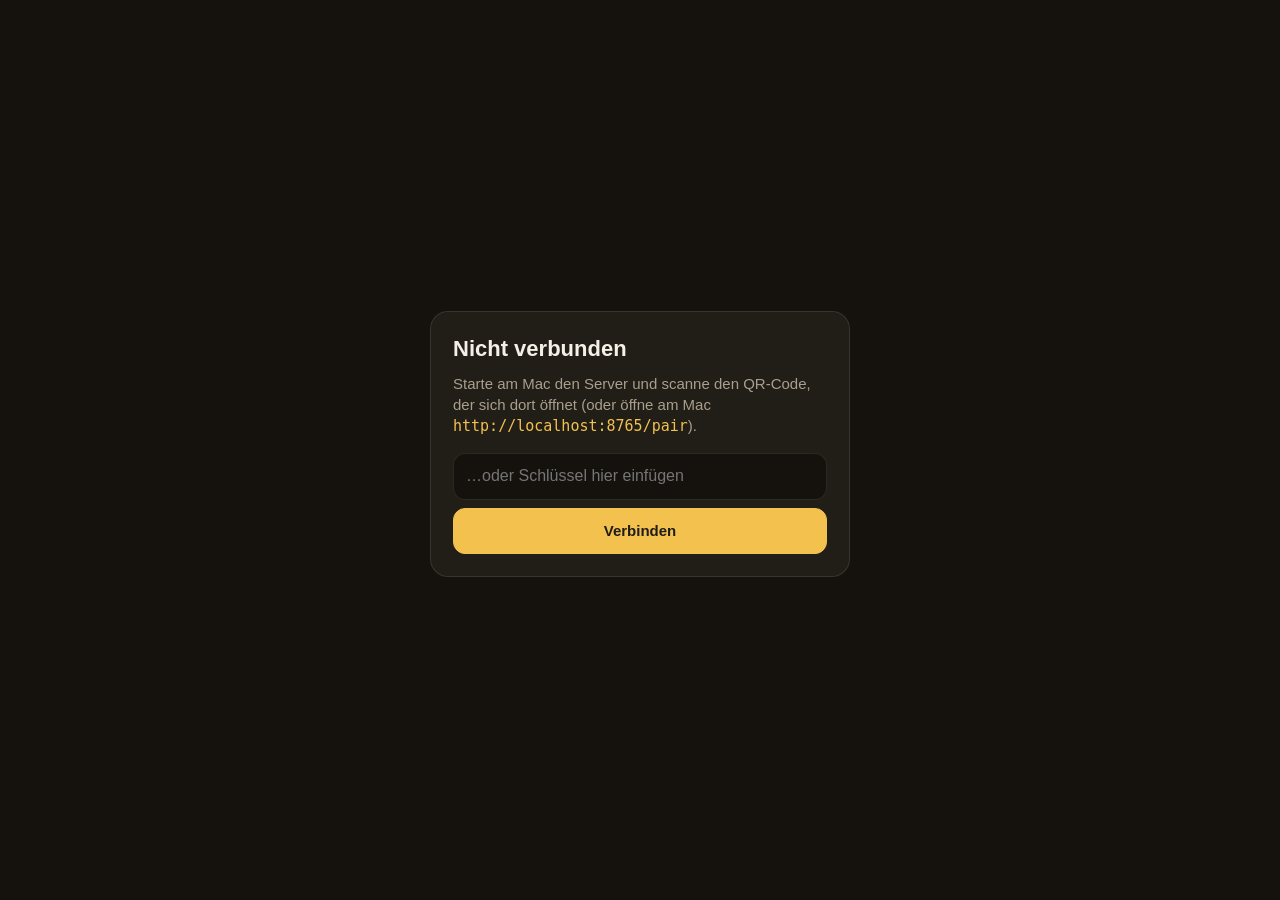
<file: mac-remote/static/index.html>
<!DOCTYPE html>
<html lang="de">
<head>
<meta charset="utf-8">
<meta name="viewport" content="width=device-width, initial-scale=1, viewport-fit=cover, user-scalable=no">
<meta name="apple-mobile-web-app-capable" content="yes">
<meta name="mobile-web-app-capable" content="yes">
<meta name="apple-mobile-web-app-status-bar-style" content="black-translucent">
<meta name="apple-mobile-web-app-title" content="Mac">
<meta name="theme-color" content="#15120E">
<link rel="apple-touch-icon" href="/icon.png">
<link rel="icon" href="/icon.png">
<title>Mac-Fernbedienung</title>
<style>
  :root{
    --bg:#15120E; --surface:#211D17; --surface-2:#2D281F; --press:#3A3329;
    --line:rgba(245,240,230,.10); --text:#F5F0E6; --muted:#A99F8D;
    --teal:#2B4C5C; --teal-2:#3F6E82; --orange:#C4622D; --gold:#F2C14E; --ink:#201C16;
    --danger:#E0664F; --ok:#6CC08B;
  }
  *{box-sizing:border-box;-webkit-tap-highlight-color:transparent}
  html,body{margin:0;height:100%;background:var(--bg);color:var(--text);
    font:15px/1.4 -apple-system,BlinkMacSystemFont,"SF Pro Text","Segoe UI",Roboto,sans-serif;
    overscroll-behavior:none}
  body{overflow:hidden}
  [hidden]{display:none!important}

  .app{display:flex;flex-direction:column;height:100vh;height:100dvh;
    padding:env(safe-area-inset-top) env(safe-area-inset-right) 0 env(safe-area-inset-left)}
  .top{display:flex;align-items:center;justify-content:space-between;gap:12px;padding:10px 16px}
  .conn{display:flex;align-items:center;gap:8px;font-weight:600;min-width:0}
  .conn #macName{white-space:nowrap;overflow:hidden;text-overflow:ellipsis}
  .dot{width:9px;height:9px;border-radius:50%;background:var(--muted);flex:none;transition:background .2s}
  .dot.on{background:var(--ok);box-shadow:0 0 0 3px rgba(108,192,139,.18)}
  .dot.off{background:var(--danger)}
  .top-info{color:var(--muted);font-size:13px;white-space:nowrap;font-variant-numeric:tabular-nums}
  .top-right{display:flex;align-items:center;gap:10px;flex:none}
  .mode-btn{min-height:32px;padding:4px 12px;font-size:13px;border-radius:999px}
  .banner{margin:0 16px 8px;padding:8px 12px;border-radius:12px;font-size:12.5px;line-height:1.35;
    background:rgba(196,98,45,.16);border:1px solid rgba(196,98,45,.5)}

  main{flex:1;min-height:0;position:relative}
  .pane{position:absolute;inset:0;overflow-y:auto;-webkit-overflow-scrolling:touch;
    padding:4px 16px 24px;display:none}
  .pane.active{display:block}

  /* ---------- Trackpad ---------- */
  .pad-pane.active{display:flex;flex-direction:column;gap:10px;padding-bottom:12px}
  .pad-area{flex:1;min-height:0;display:flex;gap:10px}
  .pad{flex:1;position:relative;border-radius:22px;border:1px solid var(--line);
    background:radial-gradient(120% 90% at 30% 20%, #2A3E47 0%, #1D2A30 55%, #18201F 100%);
    touch-action:none;user-select:none;-webkit-user-select:none;-webkit-touch-callout:none;
    transition:border-color .15s}
  .pad.touching{border-color:rgba(242,193,78,.55)}
  .pad.dragging{border-color:var(--gold);box-shadow:inset 0 0 0 2px rgba(242,193,78,.35)}
  .pad-hint{position:absolute;left:0;right:0;bottom:16px;text-align:center;color:var(--muted);
    font-size:12px;line-height:1.6;pointer-events:none;padding:0 12px}
  .scroll-strip{width:44px;border-radius:22px;border:1px solid var(--line);background:var(--surface);
    touch-action:none;display:flex;flex-direction:column;align-items:center;justify-content:space-between;
    padding:14px 0;color:var(--muted);font-size:12px;user-select:none;-webkit-user-select:none}
  .scroll-strip .grip{flex:1;width:4px;margin:10px 0;border-radius:2px;
    background:repeating-linear-gradient(to bottom, rgba(245,240,230,.25) 0 6px, transparent 6px 12px)}
  .pad-buttons{display:grid;grid-template-columns:2fr 1fr 1fr 2fr;gap:8px;height:62px;flex:none}
  .pad-buttons button{height:100%}

  /* ---------- Bedienelemente ---------- */
  button{font:inherit;color:var(--text);background:var(--surface-2);border:1px solid var(--line);
    border-radius:12px;min-height:46px;padding:8px 10px;cursor:pointer;touch-action:manipulation;
    user-select:none;-webkit-user-select:none;transition:transform .08s ease, background .15s}
  button:active{transform:scale(.97);background:var(--press)}
  button.toggle.on,button.primary{background:var(--gold);color:var(--ink);border-color:var(--gold);font-weight:600}
  button.danger{color:#FFD9CF;border-color:rgba(224,102,79,.45);background:rgba(224,102,79,.12)}
  button.small{min-height:34px;padding:4px 12px;font-size:13px}
  button svg{width:22px;height:22px;display:block;margin:auto}
  .card{background:var(--surface);border:1px solid var(--line);border-radius:18px;padding:14px;margin-bottom:12px}
  .card-head{display:flex;align-items:center;justify-content:space-between;margin-bottom:10px}
  .card-head h2{margin:0}
  h2{font-size:12px;letter-spacing:.08em;text-transform:uppercase;color:var(--muted);margin:0 0 10px;font-weight:600}
  .row{display:flex;gap:8px;align-items:center}
  .row > *{flex:1;min-width:0}
  .row + .row, textarea + .row, input + .row{margin-top:8px}
  .grid{display:grid;gap:8px;grid-template-columns:repeat(3,1fr)}
  .g2{grid-template-columns:repeat(2,1fr)}
  .g4{grid-template-columns:repeat(4,1fr)}
  .g5{grid-template-columns:repeat(5,1fr)}
  .grid button{padding:8px 4px;font-size:14px}
  .hint{color:var(--muted);font-size:12.5px;margin:8px 2px 0}
  input[type=text],input[type=url],input[type=search],textarea{width:100%;font:inherit;font-size:16px;
    color:var(--text);background:var(--bg);border:1px solid var(--line);border-radius:12px;
    padding:11px 12px;outline:none;-webkit-appearance:none;appearance:none}
  input:focus,textarea:focus{border-color:rgba(242,193,78,.6)}
  textarea{resize:vertical;min-height:72px}
  label.check{display:flex;gap:10px;align-items:center;font-size:14px;padding:6px 2px}
  label.check input{width:20px;height:20px;accent-color:var(--gold)}
  .slider-row{display:flex;align-items:center;gap:10px}
  .slider-row label{flex:0 0 96px;font-size:14px}
  .slider-row output{flex:0 0 38px;text-align:right;color:var(--muted);font-variant-numeric:tabular-nums}
  input[type=range]{flex:1;min-width:0;accent-color:var(--gold);height:34px}

  /* Tastatur */
  .xl{min-height:92px;font-size:34px}
  .mods{display:grid;grid-template-columns:repeat(4,1fr);gap:8px;margin-bottom:8px}
  .mods button{font-size:18px}
  .arrows{display:grid;grid-template-columns:repeat(3,1fr);gap:8px;margin-top:8px}
  .arrows .up{grid-column:2}
  .arrows .left{grid-column:1;grid-row:2}
  .arrows .down{grid-column:2;grid-row:2}
  .arrows .right{grid-column:3;grid-row:2}
  .combo small{display:block;color:var(--muted);font-size:11px;margin-top:1px}
  .combo.on small{color:var(--ink)}

  /* Medien */
  .np{display:flex;gap:14px;align-items:center}
  .np-art{width:64px;height:64px;border-radius:14px;flex:none;
    background:linear-gradient(145deg,var(--orange),#8E3F1A);display:grid;place-items:center}
  .np-art svg{width:30px;height:30px;fill:none;stroke:var(--text);stroke-width:1.8;stroke-linecap:round;stroke-linejoin:round}
  .np-text{min-width:0}
  .np-app{font-size:11px;letter-spacing:.08em;text-transform:uppercase;color:var(--muted)}
  .np-title{font-size:17px;font-weight:600;white-space:nowrap;overflow:hidden;text-overflow:ellipsis}
  .np-artist{color:var(--muted);white-space:nowrap;overflow:hidden;text-overflow:ellipsis}
  .transport{display:grid;grid-template-columns:1fr 1.3fr 1fr;gap:10px;margin-bottom:12px}
  .transport button{min-height:84px;border-radius:18px}
  .transport button svg{width:30px;height:30px;fill:currentColor}
  .transport .play{background:var(--gold);color:var(--ink);border-color:var(--gold)}
  .transport .play svg{width:36px;height:36px}
  .vol-row{display:flex;align-items:center;gap:10px}
  .vol-row button{flex:0 0 52px;font-size:22px}
  .vol-row + .row{margin-top:10px}
  .vol-num{font-size:28px;font-weight:600;font-variant-numeric:tabular-nums}

  /* Apps */
  .list{list-style:none;margin:0;padding:0}
  .list li{display:flex;align-items:center;gap:8px;padding:8px 0;border-top:1px solid var(--line)}
  .list li:first-child{border-top:none}
  .list .name{flex:1;min-width:0;white-space:nowrap;overflow:hidden;text-overflow:ellipsis}
  .list li.front .name{font-weight:600;color:var(--gold)}
  .list button{min-height:36px;padding:4px 12px;font-size:13px}
  .list .launch{width:100%;text-align:left;background:none;border:none;padding:10px 2px;min-height:40px}
  .list .launch:active{background:var(--press)}
  .empty{color:var(--muted);font-size:14px;padding:6px 2px}

  /* Monitor */
  .shot-wrap{position:relative;border-radius:14px;overflow:hidden;background:#000;border:1px solid var(--line);
    min-height:180px;display:grid;place-items:center;margin-bottom:10px}
  .shot-wrap img{display:block;width:100%;height:auto;touch-action:manipulation;user-select:none;-webkit-user-select:none;-webkit-touch-callout:none}
  .shot-empty{color:var(--muted);font-size:14px;padding:24px;text-align:center}
  .tap-mark{position:absolute;width:26px;height:26px;margin:-13px 0 0 -13px;border-radius:50%;
    border:2px solid var(--gold);pointer-events:none;animation:ping .5s ease-out forwards}
  @keyframes ping{from{transform:scale(.4);opacity:1}to{transform:scale(1.6);opacity:0}}

  /* System */
  .info{display:grid;grid-template-columns:auto 1fr;gap:6px 14px;font-size:14px;margin:0}
  .info dt{color:var(--muted)}
  .info dd{margin:0;text-align:right}

  /* Tab-Leiste */
  .tabs{display:grid;grid-template-columns:repeat(6,1fr);gap:2px;flex:none;
    padding:6px 6px calc(6px + env(safe-area-inset-bottom));background:var(--surface);border-top:1px solid var(--line)}
  .tabs button{background:none;border:none;border-radius:10px;display:flex;flex-direction:column;
    align-items:center;justify-content:center;gap:3px;font-size:10.5px;color:var(--muted);padding:6px 0;min-height:50px}
  .tabs button:active{background:var(--surface-2);transform:none}
  .tabs button.active{color:var(--gold)}
  .tabs svg,.ico{width:22px;height:22px;fill:none;stroke:currentColor;stroke-width:1.8;stroke-linecap:round;stroke-linejoin:round}

  /* ---------- iPad & Querformat: Trackpad links, Bedienung rechts ---------- */
  @media (min-width: 700px){
    main{display:grid;grid-template-columns:minmax(0,1fr) clamp(340px,36vw,430px);grid-template-rows:minmax(0,1fr)}
    .pane{position:relative;inset:auto;grid-column:2;grid-row:1;padding:4px 16px 24px 6px}
    #pane-pad{display:flex;flex-direction:column;gap:12px;grid-column:1;padding:4px 10px 16px 16px}
    .pad-buttons{height:72px}
    .pad-hint{font-size:13px}
    .tabs{display:flex;justify-content:center;gap:6px}
    .tabs button{flex:0 1 112px;font-size:11.5px}
    .tabs button[data-tab="pad"]{display:none}
    /* Monitor bekommt die volle Breite, dann ist das Bild groß genug zum Antippen */
    .app[data-tab="screen"] #pane-pad{display:none}
    .app[data-tab="screen"] #pane-screen{grid-column:1 / -1;padding-left:16px}
    .app[data-tab="screen"] .shot-wrap{max-width:1100px;margin:0 auto 10px}
    .app[data-tab="screen"] .shot-wrap img{height:calc(100dvh - 300px);object-fit:contain}
    .app[data-tab="screen"] #pane-screen > :not(.shot-wrap){max-width:1100px;margin-left:auto;margin-right:auto}
  }
  @media (min-width: 700px) and (max-height: 500px){ /* Handy quer */
    .pad-buttons{height:52px}
    .top{padding:6px 16px}
  }

  /* ---------- Segment-Schalter Trackpad / Zeigen ---------- */
  .seg{display:grid;grid-template-columns:1fr 1.4fr;gap:4px;padding:4px;border-radius:14px;
    background:var(--surface);border:1px solid var(--line);flex:none}
  .seg button{min-height:36px;border:none;background:none;font-size:14px;color:var(--muted);border-radius:10px}
  .seg button.on{background:var(--surface-2);color:var(--text);font-weight:600}
  .pad.air{background:radial-gradient(120% 90% at 50% 30%, #4A3A1E 0%, #2A2418 60%, #1E1A14 100%)}
  .pad.air.touching{border-color:var(--gold);box-shadow:inset 0 0 0 2px rgba(242,193,78,.4)}

  /* ---------- Gerätemodus: nur Maus / nur Tastatur ---------- */
  .app[data-mode="mouse"] .tabs,.app[data-mode="keyboard"] .tabs{display:none}
  .app[data-mode="mouse"] main,.app[data-mode="keyboard"] main{display:block}
  .app[data-mode="mouse"] .pane,.app[data-mode="keyboard"] .pane,.app[data-mode="keyboard"] #pane-pad{display:none}
  .app[data-mode="mouse"] #pane-pad{display:flex;flex-direction:column;gap:10px;position:absolute;inset:0;
    padding:4px 16px calc(12px + env(safe-area-inset-bottom))}
  .app[data-mode="mouse"] .pad-buttons{height:76px}
  .app[data-mode="keyboard"] #pane-keys{display:grid;grid-template-columns:minmax(0,1fr);gap:12px;align-content:start;
    position:absolute;inset:0;padding:4px 16px calc(24px + env(safe-area-inset-bottom))}
  .app[data-mode="keyboard"] #pane-keys .card{margin:0}
  .app[data-mode="keyboard"] #card-live{order:-3}
  .app[data-mode="keyboard"] #card-keys{order:-2}
  .app[data-mode="keyboard"] #card-short{order:-1}
  .app[data-mode="keyboard"] #liveInput{font-size:22px;padding:16px}
  @media (min-width: 700px){
    .app[data-mode="keyboard"] #pane-keys{grid-template-columns:1fr 1fr;max-width:1040px;margin:0 auto}
    .app[data-mode="keyboard"] #card-live{grid-column:1 / -1}
  }
  .echo{font:15px/1.4 ui-monospace,"SF Mono",Menlo,monospace;color:var(--muted);min-height:21px;margin:-4px 2px 8px;
    white-space:nowrap;overflow:hidden;text-overflow:ellipsis;direction:rtl;text-align:left}
  .echo:empty::before{content:"Getippter Text erscheint hier";opacity:.6}

  /* ---------- Einblendungen ---------- */
  .sheet{position:fixed;inset:0;z-index:55;background:rgba(0,0,0,.55);display:grid;place-items:end center;
    padding:16px 16px calc(16px + env(safe-area-inset-bottom))}
  .sheet-card{width:100%;max-width:520px;max-height:calc(100dvh - 32px);overflow-y:auto;background:var(--surface);
    border:1px solid var(--line);border-radius:22px;padding:20px}
  .sheet-card h1{font-size:20px;margin:0 0 6px}
  .sheet-card > p{color:var(--muted);margin:0 0 14px;font-size:14px}
  .sheet-card > p b{color:var(--text)}
  .mode-opt{display:block;width:100%;text-align:left;padding:12px 14px;margin-bottom:8px}
  .mode-opt b{display:block;font-size:16px}
  .mode-opt span{display:block;color:var(--muted);font-size:13px;margin-top:2px}
  .mode-opt.on{border-color:var(--gold);box-shadow:inset 0 0 0 1px var(--gold)}
  .sheet-close{width:100%;margin-top:6px;background:none}
  .steps{margin:0 0 12px;padding-left:22px;font-size:14px;line-height:1.5}
  .steps li{margin-bottom:10px}
  .btn-link{display:inline-block;padding:6px 12px;border-radius:10px;background:var(--surface-2);border:1px solid var(--line);
    color:var(--text);text-decoration:none;font-weight:600}
  .btn-link.primary{background:var(--gold);color:var(--ink);border-color:var(--gold)}

  .toast{position:fixed;left:50%;bottom:calc(86px + env(safe-area-inset-bottom));z-index:50;
    transform:translate(-50%,16px);opacity:0;pointer-events:none;max-width:calc(100% - 32px);
    background:#F5F0E6;color:var(--ink);padding:10px 16px;border-radius:12px;font-size:14px;
    box-shadow:0 10px 30px rgba(0,0,0,.4);transition:opacity .2s, transform .2s}
  .toast.show{opacity:1;transform:translate(-50%,0)}
  .toast.err{background:var(--danger);color:#fff}

  .lock{position:fixed;inset:0;z-index:60;background:var(--bg);display:grid;place-items:center;padding:24px}
  .lock .card{max-width:420px;width:100%;padding:22px}
  .lock h1{font-size:22px;margin:0 0 8px}
  .lock p{color:var(--muted);margin:0 0 16px}
  .lock code{color:var(--gold)}
</style>
</head>
<body>
<div class="app">
  <header class="top">
    <div class="conn"><span class="dot" id="dot"></span><span id="macName">Verbinde …</span></div>
    <div class="top-right">
      <span class="top-info" id="topInfo"></span>
      <button class="mode-btn" id="modeBtn" aria-label="Gerätemodus wählen">Alles ▾</button>
    </div>
  </header>
  <div class="banner" id="banner" hidden></div>

  <main>
    <!-- ================= Maus ================= -->
    <section class="pane pad-pane active" id="pane-pad">
      <div class="seg" id="padSeg">
        <button class="on" data-padmode="touch">Trackpad</button>
        <button data-padmode="air">Zeigen (Handy schwenken)</button>
      </div>
      <div class="pad-area">
        <div class="pad" id="pad">
          <div class="pad-hint" id="padHint">1 Finger bewegen · Tippen = Klick<br>2 Finger scrollen · 2-Finger-Tipp = Rechtsklick</div>
        </div>
        <div class="scroll-strip" id="scrollStrip" aria-label="Scrollen"><span>▲</span><div class="grip"></div><span>▼</span></div>
      </div>
      <div class="pad-buttons">
        <button data-click="left">Links</button>
        <button id="dragBtn" class="toggle">Halten</button>
        <button data-click="double">2×</button>
        <button data-click="right">Rechts</button>
      </div>
    </section>

    <!-- ================= Tastatur ================= -->
    <section class="pane" id="pane-keys">
      <div class="card" id="card-present">
        <h2>Präsentation / Video</h2>
        <div class="row">
          <button class="xl" data-key="left" aria-label="Zurück">◀︎</button>
          <button class="xl" data-key="right" aria-label="Weiter">▶︎</button>
        </div>
        <div class="row">
          <button data-key="space">Leertaste</button>
          <button data-key="escape">Esc</button>
          <button data-key="f" data-mods="cmd,ctrl">Vollbild</button>
        </div>
      </div>

      <div class="card" id="card-live">
        <h2>Direkt tippen</h2>
        <div class="echo" id="liveEcho" aria-live="polite"></div>
        <input type="text" id="liveInput" autocomplete="off" autocorrect="off" autocapitalize="off" spellcheck="false" enterkeyhint="enter" placeholder="Hier tippen – landet sofort auf dem Mac">
        <p class="hint">Mit ⌘ ⇧ ⌥ ⌃ unten wird ein getippter Buchstabe zum Kurzbefehl (z. B. ⌘ + s). Eine angesteckte Tastatur (z. B. am iPad) funktioniert auch – mit Pfeilen, Esc und ⌘-Kurzbefehlen.</p>
      </div>

      <div class="card" id="card-text">
        <h2>Text senden</h2>
        <textarea id="typeText" rows="3" placeholder="Längeren Text schreiben oder diktieren …"></textarea>
        <div class="row">
          <button id="typeSend">Tippen</button>
          <button id="typeSendEnter" class="primary">Tippen + ⏎</button>
        </div>
      </div>

      <div class="card" id="card-keys">
        <h2>Tasten</h2>
        <div class="mods" id="mods">
          <button class="toggle" data-mod="cmd" aria-label="Command">⌘</button>
          <button class="toggle" data-mod="shift" aria-label="Shift">⇧</button>
          <button class="toggle" data-mod="alt" aria-label="Option">⌥</button>
          <button class="toggle" data-mod="ctrl" aria-label="Control">⌃</button>
        </div>
        <div class="grid g5">
          <button data-key="escape">esc</button>
          <button data-key="tab">⇥</button>
          <button data-key="backspace">⌫</button>
          <button data-key="delete">⌦</button>
          <button data-key="return">⏎</button>
        </div>
        <div class="arrows">
          <button class="up" data-key="up">↑</button>
          <button class="left" data-key="left">←</button>
          <button class="down" data-key="down">↓</button>
          <button class="right" data-key="right">→</button>
        </div>
        <div class="grid g4" style="margin-top:8px">
          <button data-key="home">Pos1</button>
          <button data-key="end">Ende</button>
          <button data-key="pageup">Bild ↑</button>
          <button data-key="pagedown">Bild ↓</button>
        </div>
        <div class="grid g5" style="margin-top:8px">
          <button data-key="space">␣</button>
          <button data-key="f1">F1</button>
          <button data-key="f2">F2</button>
          <button data-key="f5">F5</button>
          <button data-key="f12">F12</button>
        </div>
      </div>

      <div class="card" id="card-short">
        <h2>Kurzbefehle</h2>
        <div class="grid">
          <button class="combo" data-key="c" data-mods="cmd">Kopieren<small>⌘C</small></button>
          <button class="combo" data-key="v" data-mods="cmd">Einfügen<small>⌘V</small></button>
          <button class="combo" data-key="x" data-mods="cmd">Ausschneiden<small>⌘X</small></button>
          <button class="combo" data-key="z" data-mods="cmd">Rückgängig<small>⌘Z</small></button>
          <button class="combo" data-key="z" data-mods="cmd,shift">Wiederholen<small>⇧⌘Z</small></button>
          <button class="combo" data-key="a" data-mods="cmd">Alles<small>⌘A</small></button>
          <button class="combo" data-key="space" data-mods="cmd">Spotlight<small>⌘␣</small></button>
          <button class="combo" data-key="tab" data-mods="cmd">App wechseln<small>⌘⇥</small></button>
          <button class="combo" data-key="f" data-mods="cmd">Suchen<small>⌘F</small></button>
          <button class="combo" data-key="t" data-mods="cmd">Neuer Tab<small>⌘T</small></button>
          <button class="combo" data-key="w" data-mods="cmd">Schließen<small>⌘W</small></button>
          <button class="combo" data-key="r" data-mods="cmd">Neu laden<small>⌘R</small></button>
          <button class="combo" data-key="s" data-mods="cmd">Sichern<small>⌘S</small></button>
          <button class="combo" data-key="n" data-mods="cmd">Neu<small>⌘N</small></button>
          <button class="combo" data-key="q" data-mods="cmd" data-confirm="Aktive App beenden (⌘Q)?">Beenden<small>⌘Q</small></button>
        </div>
      </div>
    </section>

    <!-- ================= Medien ================= -->
    <section class="pane" id="pane-media">
      <div class="card np">
        <div class="np-art"><svg viewBox="0 0 24 24"><path d="M9 18.5V6.2l11-2.2v12.3"/><circle cx="6.5" cy="18.5" r="2.5"/><circle cx="17.5" cy="16.3" r="2.5"/></svg></div>
        <div class="np-text">
          <div class="np-app" id="npApp">Wiedergabe</div>
          <div class="np-title" id="npTitle">Nichts erkannt</div>
          <div class="np-artist" id="npArtist">Tasten steuern, was gerade läuft</div>
        </div>
      </div>
      <div class="transport">
        <button data-media="prev" aria-label="Zurück"><svg viewBox="0 0 24 24"><path d="M6 5h2v14H6zM20 5v14L9 12z"/></svg></button>
        <button class="play" data-media="playpause" aria-label="Wiedergabe/Pause"><svg viewBox="0 0 24 24"><path d="M4 5v14l9-7zM15 5h2.5v14H15zM19.5 5H22v14h-2.5z"/></svg></button>
        <button data-media="next" aria-label="Weiter"><svg viewBox="0 0 24 24"><path d="M16 5h2v14h-2zM4 5v14l11-7z"/></svg></button>
      </div>
      <div class="card">
        <div class="card-head"><h2>Lautstärke</h2><span class="vol-num" id="volNum">–</span></div>
        <div class="vol-row">
          <button id="volDown" aria-label="Leiser">−</button>
          <input type="range" id="vol" min="0" max="100" step="1" value="0" aria-label="Lautstärke">
          <button id="volUp" aria-label="Lauter">+</button>
        </div>
        <div class="row"><button id="muteBtn" class="toggle">Stumm</button></div>
      </div>
      <div class="card">
        <h2>Bildschirmhelligkeit</h2>
        <div class="row">
          <button data-bright="down">☼ dunkler</button>
          <button data-bright="up">☀︎ heller</button>
        </div>
      </div>
    </section>

    <!-- ================= Apps ================= -->
    <section class="pane" id="pane-apps">
      <div class="card">
        <h2>Webseite öffnen</h2>
        <div class="row">
          <input type="url" id="urlInput" inputmode="url" autocapitalize="off" autocorrect="off" placeholder="z. B. youtube.com">
          <button id="urlGo" class="primary" style="flex:0 0 96px">Öffnen</button>
        </div>
      </div>
      <div class="card">
        <div class="card-head"><h2>Laufende Apps</h2><button class="small" id="appsRefresh">Aktualisieren</button></div>
        <ul class="list" id="runningList"><li class="empty">Lade …</li></ul>
      </div>
      <div class="card">
        <h2>App starten</h2>
        <input type="search" id="appSearch" autocapitalize="off" autocorrect="off" placeholder="App suchen …">
        <ul class="list" id="installedList" style="margin-top:6px"></ul>
      </div>
    </section>

    <!-- ================= Monitor ================= -->
    <section class="pane" id="pane-screen">
      <div class="shot-wrap" id="shotWrap">
        <img id="shot" alt="Bildschirm des Macs" hidden>
        <div class="shot-empty" id="shotEmpty">Tippe auf „Aktualisieren“, um den Bildschirm des Macs zu sehen.</div>
      </div>
      <div class="row">
        <button id="shotRefresh" class="primary">Aktualisieren</button>
        <button id="shotAuto" class="toggle">Live (alle 2 s)</button>
      </div>
      <label class="check"><input type="checkbox" id="shotTap" checked> Tippen aufs Bild = Klick an dieser Stelle</label>
      <p class="hint">Zeigt den Hauptbildschirm. Beim ersten Mal fragt macOS nach der Freigabe „Bildschirmaufnahme“ für Terminal.</p>
    </section>

    <!-- ================= System ================= -->
    <section class="pane" id="pane-system">
      <div class="card">
        <dl class="info" id="sysInfo"></dl>
      </div>
      <div class="card">
        <h2>Bildschirm &amp; Energie</h2>
        <div class="grid g2">
          <button data-power="display_off">Bildschirm aus</button>
          <button data-power="lock">Sperren</button>
          <button data-power="sleep">Ruhezustand</button>
          <button data-power="screensaver">Bildschirmschoner</button>
          <button id="awakeBtn" class="toggle">Wach halten</button>
          <button data-ui="dark_mode">Hell / Dunkel</button>
          <button data-ui="mission_control">Mission Control</button>
          <button data-ui="show_desktop">Schreibtisch</button>
        </div>
      </div>
      <div class="card">
        <h2>Zwischenablage</h2>
        <textarea id="clipText" rows="3" placeholder="Text, der auf dem Mac eingefügt werden soll"></textarea>
        <div class="row">
          <button id="clipSend">→ an Mac</button>
          <button id="clipGet">← vom Mac holen</button>
        </div>
      </div>
      <div class="card">
        <h2>Nachricht an den Mac</h2>
        <input type="text" id="msgText" placeholder="z. B. Essen ist fertig!">
        <div class="row">
          <button id="sayBtn">Vorlesen</button>
          <button id="notifyBtn">Mitteilung</button>
        </div>
      </div>
      <div class="card">
        <h2>Einstellungen</h2>
        <div class="slider-row"><label for="setSens">Maus-Tempo</label><input type="range" id="setSens" min="0.5" max="4" step="0.1"><output id="outSens"></output></div>
        <div class="slider-row"><label for="setScroll">Scroll-Tempo</label><input type="range" id="setScroll" min="0.5" max="5" step="0.1"><output id="outScroll"></output></div>
        <label class="check"><input type="checkbox" id="setInvert"> Scrollrichtung umkehren</label>
        <label class="check"><input type="checkbox" id="setTapClick"> Tippen aufs Trackpad = Klick</label>
        <div class="slider-row"><label for="setAir">Zeigen-Tempo</label><input type="range" id="setAir" min="0.3" max="3" step="0.1"><output id="outAir"></output></div>
        <label class="check"><input type="checkbox" id="setAirX"> Zeigen: links/rechts umkehren</label>
        <label class="check"><input type="checkbox" id="setAirY"> Zeigen: hoch/runter umkehren</label>
        <div class="row" style="margin-top:6px"><button id="modeBtn2">Gerätemodus: Alles / Maus / Tastatur …</button></div>
      </div>
      <div class="card">
        <h2>Vorsicht</h2>
        <div class="grid">
          <button class="danger" data-power="restart" data-confirm="Mac wirklich neu starten?">Neustart</button>
          <button class="danger" data-power="shutdown" data-confirm="Mac wirklich ausschalten?">Ausschalten</button>
          <button class="danger" data-power="logout" data-confirm="Wirklich abmelden?">Abmelden</button>
        </div>
      </div>
    </section>
  </main>

  <nav class="tabs" id="tabs">
    <button class="active" data-tab="pad"><svg viewBox="0 0 24 24"><rect x="3" y="3" width="18" height="18" rx="4"/><path d="M3 15h18M12 15v6"/></svg>Maus</button>
    <button data-tab="keys"><svg viewBox="0 0 24 24"><rect x="2" y="6" width="20" height="12" rx="2.5"/><path d="M6 10h.01M10 10h.01M14 10h.01M18 10h.01M7.5 14h9"/></svg>Tasten</button>
    <button data-tab="media"><svg viewBox="0 0 24 24"><circle cx="12" cy="12" r="9"/><path d="M10 8.5v7l6-3.5z"/></svg>Medien</button>
    <button data-tab="apps"><svg viewBox="0 0 24 24"><rect x="3.5" y="3.5" width="7" height="7" rx="1.8"/><rect x="13.5" y="3.5" width="7" height="7" rx="1.8"/><rect x="3.5" y="13.5" width="7" height="7" rx="1.8"/><rect x="13.5" y="13.5" width="7" height="7" rx="1.8"/></svg>Apps</button>
    <button data-tab="screen"><svg viewBox="0 0 24 24"><rect x="2" y="4" width="20" height="13" rx="2"/><path d="M8 21h8M12 17v4"/></svg>Monitor</button>
    <button data-tab="system"><svg viewBox="0 0 24 24"><path d="M12 3v8"/><path d="M6.3 7.2a8 8 0 1 0 11.4 0"/></svg>System</button>
  </nav>
</div>

<div class="toast" id="toast" role="status" aria-live="polite"></div>

<div class="sheet" id="modeSheet" hidden>
  <div class="sheet-card">
    <h1>Gerätemodus</h1>
    <p>Für den Duo-Betrieb: iPhone auf <b>Nur Maus</b>, iPad auf <b>Nur Tastatur</b> – beide sind gleichzeitig verbunden. Jedes Gerät merkt sich seinen Modus.</p>
    <button class="mode-opt" data-mode="all"><b>Alles</b><span>Trackpad, Tasten, Medien, Apps, Monitor, System</span></button>
    <button class="mode-opt" data-mode="mouse"><b>Nur Maus</b><span>Der ganze Bildschirm ist Trackpad bzw. Zeiger</span></button>
    <button class="mode-opt" data-mode="keyboard"><b>Nur Tastatur</b><span>Bildschirmtastatur bleibt offen, dazu Sondertasten und Kurzbefehle</span></button>
    <button class="sheet-close">Schließen</button>
  </div>
</div>

<div class="sheet" id="httpsSheet" hidden>
  <div class="sheet-card">
    <h1>Zeigen einrichten</h1>
    <p>iPhone und iPad geben die Bewegungssensoren nur über eine verschlüsselte Verbindung (HTTPS) frei. Das richtest du einmalig ein:</p>
    <ol class="steps" id="httpsSteps">
      <li><a class="btn-link" id="caLink" href="/ca.crt">Zertifikat laden</a> und bei der Nachfrage <b>Erlauben</b> und dann <b>Schließen</b> antippen.</li>
      <li>Öffne <b>Einstellungen</b>. Oben steht <b>Profil geladen</b>: antippen, dann <b>Installieren</b> (Code eingeben) und noch einmal <b>Installieren</b>.</li>
      <li><b>Einstellungen → Allgemein → Info</b>, ganz unten <b>Zertifikatsvertrauenseinstellungen</b>: den Schalter bei <b>Mac-Fernbedienung …</b> einschalten.</li>
      <li><a class="btn-link primary" id="httpsLink" href="#">Sichere Version öffnen</a> und diese wieder <b>zum Home-Bildschirm</b> hinzufügen. Dann <b>Zeigen</b> antippen und den Zugriff auf Bewegung erlauben.</li>
    </ol>
    <p class="hint">Android: Zertifikat laden, dann Einstellungen → Sicherheit → Verschlüsselung → Zertifikat installieren → CA-Zertifikat.</p>
    <p class="hint" id="httpsNote"></p>
    <button class="sheet-close">Schließen</button>
  </div>
</div>

<div class="lock" id="lock" hidden>
  <div class="card">
    <h1>Nicht verbunden</h1>
    <p>Starte am Mac den Server und scanne den QR-Code, der sich dort öffnet (oder öffne am Mac <code>http://localhost:8765/pair</code>).</p>
    <input type="text" id="tokenInput" autocapitalize="off" autocorrect="off" placeholder="…oder Schlüssel hier einfügen">
    <div class="row"><button id="tokenSave" class="primary">Verbinden</button></div>
  </div>
</div>

<script>
(() => {
  'use strict';
  const $ = (s, el = document) => el.querySelector(s);
  const $$ = (s, el = document) => Array.from(el.querySelectorAll(s));

  // ---------- Speicher (kann in privaten Tabs fehlen) ----------
  const store = {
    get(k, d) { try { const v = localStorage.getItem(k); return v === null ? d : JSON.parse(v); } catch { return d; } },
    set(k, v) { try { localStorage.setItem(k, JSON.stringify(v)); } catch {} },
  };

  // ---------- Schlüssel ----------
  // Der Schlüssel bleibt in der Adresse, damit er beim „Zum Home-Bildschirm“ mitkommt.
  const params = new URLSearchParams(location.search);
  let token = params.get('t') || store.get('token', '');
  if (params.get('t')) store.set('token', token);

  const settings = Object.assign({
    sens: 1.6, scroll: 2, invert: false, tapClick: true, tab: 'pad',
    mode: 'all', air: 1, airX: false, airY: false,
  }, store.get('settings', {}));
  const saveSettings = () => store.set('settings', settings);

  // ---------- Toast ----------
  let toastTimer;
  function toast(msg, isErr = false) {
    const t = $('#toast');
    t.textContent = msg;
    t.classList.toggle('err', isErr);
    t.classList.add('show');
    clearTimeout(toastTimer);
    toastTimer = setTimeout(() => t.classList.remove('show'), isErr ? 4200 : 1600);
  }
  let lastErr = 0;
  function showError(e) {
    if (e && e.auth) return;
    const now = Date.now();
    if (now - lastErr < 1500) return; // keine Fehlerflut bei Mausbewegungen
    lastErr = now;
    toast(e && e.message ? e.message : 'Fehler', true);
  }

  // ---------- API ----------
  async function api(name, body) {
    const opts = { method: body === undefined ? 'GET' : 'POST', headers: { 'X-Token': token } };
    if (body !== undefined) {
      opts.headers['Content-Type'] = 'application/json';
      opts.body = JSON.stringify(body);
    }
    let res;
    try {
      res = await fetch('/api/' + name, opts);
    } catch {
      setConnected(false);
      throw new Error('Mac nicht erreichbar – läuft der Server?');
    }
    let data = {};
    try { data = await res.json(); } catch {}
    if (res.status === 401) {
      showLock(true);
      const err = new Error(data.error || 'Nicht berechtigt');
      err.auth = true;
      throw err;
    }
    if (!res.ok || data.ok === false) throw new Error(data.error || ('Fehler ' + res.status));
    return data;
  }
  const act = (name, body, okMsg) => api(name, body).then(d => { if (okMsg) toast(okMsg); return d; }).catch(showError);

  // Befehle, deren Reihenfolge zählt (Tippen, Tasten), nacheinander senden
  let chain = Promise.resolve();
  const inOrder = (name, body) => (chain = chain.then(() => api(name, body)).catch(showError));

  function showLock(on) {
    $('#lock').hidden = !on;
    if (on) setConnected(false);
  }
  $('#tokenSave').addEventListener('click', () => {
    let v = $('#tokenInput').value.trim();
    const m = v.match(/[?&]t=([^&#\s]+)/);
    if (m) v = decodeURIComponent(m[1]);
    if (!v) return;
    token = v;
    store.set('token', token);
    history.replaceState(null, '', '?t=' + encodeURIComponent(token));
    showLock(false);
    refreshStatus();
    connectWS();
  });

  // ---------- Tabs ----------
  const tabLoaders = {};
  const wide = matchMedia('(min-width: 700px)');
  function showTab(name) {
    if (wide.matches && name === 'pad') name = 'keys'; // Trackpad ist links immer da
    $('.app').dataset.tab = name;
    $$('#tabs button').forEach(b => b.classList.toggle('active', b.dataset.tab === name));
    $$('.pane').forEach(p => p.classList.toggle('active', p.id === 'pane-' + name));
    settings.tab = name; saveSettings();
    if (name !== 'screen') stopAutoShot();
    if (tabLoaders[name]) tabLoaders[name]();
  }
  $('#tabs').addEventListener('click', e => {
    const b = e.target.closest('button[data-tab]');
    if (b) showTab(b.dataset.tab);
  });

  // ---------- Maus über WebSocket: eine offene Leitung, ein Paket pro Bildschirm-Frame ----------
  let ws = null, wsReady = false, wsRetry = 0;
  function connectWS() {
    if (!token || ws || !('WebSocket' in window)) return;
    const sock = new WebSocket((location.protocol === 'https:' ? 'wss://' : 'ws://') + location.host + '/ws?t=' + encodeURIComponent(token));
    ws = sock;
    sock.onopen = () => { wsReady = true; wsRetry = 0; };
    sock.onmessage = e => { try { const d = JSON.parse(e.data); if (d.error) showError(new Error(d.error)); } catch {} };
    sock.onclose = () => {
      wsReady = false; ws = null;
      if (document.visibilityState === 'visible') setTimeout(connectWS, Math.min(5000, 400 * 2 ** wsRetry++));
    };
  }
  setInterval(() => { if (wsReady) ws.send('{"a":"ping"}'); }, 25000);

  let pendMove = null, pendScroll = null, frameQueued = false;
  const r2 = v => Math.round(v * 100) / 100;
  function wsSend(name, body) {
    const msg = Object.assign({ a: name }, body);
    if ('dx' in msg) { msg.dx = r2(msg.dx); msg.dy = r2(msg.dy); }
    try { ws.send(JSON.stringify(msg)); return true; } catch { return false; }
  }
  function flushFrame() {
    frameQueued = false;
    if (pendMove) { const m = pendMove; pendMove = null; if (!wsReady || !wsSend('mouse_move', m)) httpMouseOp('mouse_move', m); }
    if (pendScroll) { const m = pendScroll; pendScroll = null; if (!wsReady || !wsSend('scroll', m)) httpMouseOp('scroll', m); }
  }
  function mouseOp(name, body) {
    if (name === 'mouse_move' || name === 'scroll') {
      if (name === 'mouse_move') pendMove = pendMove || { dx: 0, dy: 0 };
      else pendScroll = pendScroll || { dx: 0, dy: 0 };
      const p = name === 'mouse_move' ? pendMove : pendScroll;
      p.dx += body.dx; p.dy += body.dy;
      if (!frameQueued) { frameQueued = true; requestAnimationFrame(flushFrame); }
      return;
    }
    flushFrame(); // Bewegung zuerst, damit an der richtigen Stelle geklickt wird
    if (!wsReady || !wsSend(name, body)) httpMouseOp(name, body);
  }

  // Ersatzweg über HTTP, falls der WebSocket nicht verfügbar ist
  const mouseQueue = [];
  let mouseBusy = false;
  function httpMouseOp(name, body) {
    const last = mouseQueue[mouseQueue.length - 1];
    if ((name === 'mouse_move' || name === 'scroll') && last && last.name === name) {
      last.body.dx += body.dx; last.body.dy += body.dy;
    } else {
      mouseQueue.push({ name, body: Object.assign({}, body) });
    }
    pumpMouse();
  }
  async function pumpMouse() {
    if (mouseBusy) return;
    mouseBusy = true;
    while (mouseQueue.length) {
      const op = mouseQueue.shift();
      try { await api(op.name, op.body); } catch (e) { showError(e); }
    }
    mouseBusy = false;
  }

  // ---------- Trackpad ----------
  const pad = $('#pad');
  const T = { active: false, start: 0, moved: false, dist: 0, maxTouches: 0, x: 0, y: 0, t: 0, speed: 0 };

  function centroid(list) {
    let x = 0, y = 0;
    for (const t of list) { x += t.clientX; y += t.clientY; }
    return { x: x / list.length, y: y / list.length };
  }
  function resetRef(list) {
    const c = centroid(list);
    T.x = c.x; T.y = c.y; T.t = performance.now();
  }

  pad.addEventListener('touchstart', e => {
    e.preventDefault();
    if (!T.active) {
      T.active = true; T.start = performance.now(); T.moved = false; T.dist = 0; T.maxTouches = 0; T.speed = 0;
      pad.classList.add('touching');
    }
    T.maxTouches = Math.max(T.maxTouches, e.touches.length);
    resetRef(e.touches);
    if (air.on) { air.holding = e.touches.length === 1; air.holdStart = performance.now(); }
  }, { passive: false });

  pad.addEventListener('touchmove', e => {
    e.preventDefault();
    const c = centroid(e.touches);
    const now = performance.now();
    const dx = c.x - T.x, dy = c.y - T.y;
    const dt = Math.max(now - T.t, 1);
    T.x = c.x; T.y = c.y; T.t = now;
    // kleines Zittern beim Tippen soll kein Verschieben auslösen
    T.dist += Math.hypot(dx, dy);
    if (!T.moved && T.dist < 6) return;
    T.moved = true;
    if (air.on && e.touches.length < 2) return; // beim Zeigen bewegt das Handy den Zeiger, nicht der Finger
    if (e.touches.length >= 2) {
      const f = settings.scroll * (settings.invert ? -1 : 1);
      mouseOp('scroll', { dx: dx * f, dy: dy * f });
    } else {
      // leichte Beschleunigung: schnelle Bewegungen gehen weiter.
      // Das Tempo wird geglättet, sonst springt die Verstärkung von Ereignis zu Ereignis.
      T.speed = T.speed * 0.7 + (Math.hypot(dx, dy) / dt) * 0.3; // px pro ms
      const gain = settings.sens * (1 + Math.min(T.speed, 2.5) * 0.9);
      mouseOp('mouse_move', { dx: dx * gain, dy: dy * gain });
    }
  }, { passive: false });

  function touchEnd(e) {
    e.preventDefault();
    air.holding = air.on && e.touches.length === 1;
    if (e.touches.length) { resetRef(e.touches); return; }
    pad.classList.remove('touching');
    T.active = false;
    const quick = performance.now() - T.start < 260;
    if (!T.moved && quick && settings.tapClick) {
      mouseOp('click', { button: T.maxTouches >= 2 ? 'right' : 'left' });
    }
  }
  pad.addEventListener('touchend', touchEnd, { passive: false });
  pad.addEventListener('touchcancel', touchEnd, { passive: false });

  // ---------- Zeigen: Handy wie einen Laserpointer schwenken (Gyroskop) ----------
  // Solange ein Finger auf der Fläche liegt, dreht das Handy den Zeiger mit.
  // Finger weg = Zeiger bleibt stehen (zum Umgreifen), kurzes Tippen = Klick.
  const air = { on: false, holding: false, holdStart: 0, listening: false, up: [0, 0, 1] };
  const PX_PER_DEGREE = 28;
  const deadzone = v => (Math.abs(v) < 2 ? 0 : v - Math.sign(v) * 2); // Handzittern ausblenden
  function onMotion(e) {
    const g = e.accelerationIncludingGravity;
    if (g && g.x != null) {
      let x = g.x, y = g.y, z = g.z;
      const n = Math.hypot(x, y, z) || 1;
      x /= n; y /= n; z /= n;
      // iOS und Android melden entgegengesetzte Vorzeichen; beim Zeigen liegt der
      // Bildschirm eher oben, also so drehen, dass „oben“ aus dem Display zeigt.
      if (z < 0) { x = -x; y = -y; z = -z; }
      air.up = [air.up[0] * 0.9 + x * 0.1, air.up[1] * 0.9 + y * 0.1, air.up[2] * 0.9 + z * 0.1];
    }
    if (!air.on || !air.holding || performance.now() - air.holdStart < 120) return;
    const r = e.rotationRate;
    if (!r || r.alpha == null) return;
    let dt = e.interval || 16;
    if (dt < 1) dt *= 1000; // manche Browser liefern Sekunden statt Millisekunden
    dt = Math.min(dt, 50);
    const [ux, uy, uz] = air.up, un = Math.hypot(ux, uy, uz) || 1;
    // Drehung um die senkrechte Achse = links/rechts, Kippen um die Querachse = hoch/runter
    const yaw = (r.beta * ux + r.gamma * uy + r.alpha * uz) / un;
    const pitch = r.beta;
    const k = PX_PER_DEGREE * settings.air * dt / 1000;
    const dx = -deadzone(yaw) * k * (settings.airX ? -1 : 1);
    const dy = -deadzone(pitch) * k * (settings.airY ? -1 : 1);
    if (dx || dy) mouseOp('mouse_move', { dx, dy });
  }
  async function enableAir() {
    if (!window.isSecureContext) { openHttpsSheet(); return false; }
    if (typeof DeviceMotionEvent === 'undefined') { toast('Dieses Gerät hat keine Bewegungssensoren', true); return false; }
    if (typeof DeviceMotionEvent.requestPermission === 'function') {
      try {
        if (await DeviceMotionEvent.requestPermission() !== 'granted') {
          toast('Zugriff auf Bewegung wurde nicht erlaubt', true);
          return false;
        }
      } catch (err) { toast('Bewegung: ' + err.message, true); return false; }
    }
    if (!air.listening) { window.addEventListener('devicemotion', onMotion); air.listening = true; }
    return true;
  }
  async function setPadMode(mode) {
    if (mode === 'air' && !(await enableAir())) mode = 'touch';
    air.on = mode === 'air';
    air.holding = false;
    $$('#padSeg button').forEach(b => b.classList.toggle('on', b.dataset.padmode === mode));
    pad.classList.toggle('air', air.on);
    $('#padHint').innerHTML = air.on
      ? 'Finger auflegen und Handy schwenken – wie ein Laserpointer<br>Finger weg = Zeiger stoppt · kurz tippen = Klick'
      : '1 Finger bewegen · Tippen = Klick<br>2 Finger scrollen · 2-Finger-Tipp = Rechtsklick';
    if (air.on) toast('Zeigen aktiv – Finger auflegen und Handy schwenken');
  }
  $('#padSeg').addEventListener('click', e => {
    const b = e.target.closest('[data-padmode]');
    if (b) setPadMode(b.dataset.padmode);
  });

  // HTTPS-Einrichtung (nur nötig für Zeigen)
  let lastStatus = {};
  function openHttpsSheet() {
    const port = lastStatus.https_port;
    const host = lastStatus.local_host || location.hostname;
    const link = $('#httpsLink');
    if (port) link.href = 'https://' + host + ':' + port + '/?t=' + encodeURIComponent(token);
    $('#httpsSteps').hidden = !port;
    $('#httpsNote').textContent = port ? '' : 'Auf dem Mac läuft gerade kein HTTPS. Bitte die neueste Version des Servers starten (python3 server.py).';
    $('#httpsSheet').hidden = false;
  }

  // Maus am Computer (zum Ausprobieren im Desktop-Browser)
  let mouseDown = null;
  pad.addEventListener('mousedown', e => { mouseDown = { x: e.clientX, y: e.clientY, moved: false }; });
  window.addEventListener('mousemove', e => {
    if (!mouseDown) return;
    const dx = e.clientX - mouseDown.x, dy = e.clientY - mouseDown.y;
    if (!dx && !dy) return;
    mouseDown.moved = true; mouseDown.x = e.clientX; mouseDown.y = e.clientY;
    mouseOp('mouse_move', { dx: dx * settings.sens, dy: dy * settings.sens });
  });
  window.addEventListener('mouseup', () => {
    if (mouseDown && !mouseDown.moved && settings.tapClick) mouseOp('click', { button: 'left' });
    mouseDown = null;
  });
  pad.addEventListener('wheel', e => { e.preventDefault(); mouseOp('scroll', { dx: -e.deltaX, dy: -e.deltaY }); }, { passive: false });
  pad.addEventListener('contextmenu', e => e.preventDefault());

  // Scroll-Leiste rechts (ein Finger)
  const strip = $('#scrollStrip');
  let stripY = null;
  strip.addEventListener('touchstart', e => { e.preventDefault(); stripY = e.touches[0].clientY; }, { passive: false });
  strip.addEventListener('touchmove', e => {
    e.preventDefault();
    if (stripY === null) return;
    const y = e.touches[0].clientY, dy = y - stripY;
    stripY = y;
    const f = settings.scroll * 1.5 * (settings.invert ? -1 : 1);
    mouseOp('scroll', { dx: 0, dy: dy * f });
  }, { passive: false });
  strip.addEventListener('touchend', () => { stripY = null; });

  // Tasten unter dem Trackpad
  $$('[data-click]').forEach(b => b.addEventListener('click', () => {
    const kind = b.dataset.click;
    mouseOp('click', { button: kind === 'right' ? 'right' : 'left', double: kind === 'double' });
    if (dragOn) setDrag(false, true);
  }));
  let dragOn = false;
  function setDrag(on, silent) {
    dragOn = on;
    $('#dragBtn').classList.toggle('on', on);
    pad.classList.toggle('dragging', on);
    if (!silent) mouseOp('drag', { on });
  }
  $('#dragBtn').addEventListener('click', () => setDrag(!dragOn));

  // ---------- Tastatur ----------
  const mods = new Set();
  function toggleMod(m, on) {
    if (on) mods.add(m); else mods.delete(m);
    $$('#mods [data-mod]').forEach(b => b.classList.toggle('on', mods.has(b.dataset.mod)));
  }
  $('#mods').addEventListener('click', e => {
    const b = e.target.closest('[data-mod]');
    if (b) toggleMod(b.dataset.mod, !mods.has(b.dataset.mod));
  });
  function takeMods() {
    const list = Array.from(mods);
    mods.clear(); toggleMod('', false);
    return list;
  }
  function pressKey(key, fixedMods) {
    const m = fixedMods || takeMods();
    inOrder('key', { key, mods: m });
  }

  document.addEventListener('click', e => {
    const b = e.target.closest('button[data-key]');
    if (!b) return;
    if (b.dataset.confirm && !confirm(b.dataset.confirm)) return;
    const fixed = b.dataset.mods ? b.dataset.mods.split(',') : null;
    pressKey(b.dataset.key, fixed);
  });

  // Direkt tippen: Eingaben abfangen und einzeln an den Mac schicken
  const live = $('#liveInput');
  const SENTINEL = ' '; // damit ⌫ auch bei leerem Feld ein Ereignis auslöst
  let composing = false;
  function resetLive() { live.value = SENTINEL; try { live.setSelectionRange(1, 1); } catch {} }
  // Zeigt die zuletzt getippten Zeichen als Rückmeldung
  let echoText = '';
  function echo(s) {
    echoText = (s === '\b' ? echoText.slice(0, -1) : echoText + s).slice(-120);
    $('#liveEcho').textContent = echoText;
  }
  function sendLive(text) {
    if (!text) return;
    if (mods.size && text.length === 1) { pressKey(text.toLowerCase()); return; }
    echo(text);
    inOrder('type', { text });
  }
  function liveBackspace() { echo('\b'); pressKey('backspace'); }
  function liveReturn() { echo(' ⏎ '); pressKey('return'); }

  // Tasten antippen, ohne dass das Eingabefeld den Fokus (und damit die Bildschirmtastatur) verliert
  document.addEventListener('mousedown', e => {
    if (document.activeElement === live && e.target.closest('button') && !e.target.closest('.sheet')) e.preventDefault();
  });
  live.addEventListener('focus', () => setTimeout(resetLive, 0));
  live.addEventListener('blur', () => { live.value = ''; });
  live.addEventListener('beforeinput', e => {
    const t = e.inputType;
    if (composing || t === 'insertCompositionText') return;
    if (t === 'insertText' || t === 'insertReplacementText' || t === 'insertFromPaste') {
      const d = e.data != null ? e.data : (e.dataTransfer ? e.dataTransfer.getData('text/plain') : '');
      sendLive(d);
    } else if (t === 'deleteContentBackward' || t === 'deleteWordBackward') {
      liveBackspace();
    } else if (t === 'insertLineBreak' || t === 'insertParagraph') {
      liveReturn();
    } else {
      return;
    }
    e.preventDefault();
  });
  live.addEventListener('compositionstart', () => { composing = true; });
  live.addEventListener('compositionend', e => { composing = false; sendLive(e.data); resetLive(); });
  live.addEventListener('input', () => {
    // Fallback für Browser ohne abbrechbares beforeinput
    if (composing) return;
    const v = live.value;
    if (v === SENTINEL) return;
    if (v.startsWith(SENTINEL) && v.length > 1) sendLive(v.slice(1));
    else if (v.length < SENTINEL.length) liveBackspace();
    resetLive();
  });
  // Angesteckte Tastatur (z. B. am iPad): Sondertasten und ⌘/⌃/⌥-Kurzbefehle weiterreichen
  const HW_KEYS = {
    ArrowLeft: 'left', ArrowRight: 'right', ArrowUp: 'up', ArrowDown: 'down', Escape: 'escape',
    Tab: 'tab', Delete: 'delete', Home: 'home', End: 'end', PageUp: 'pageup', PageDown: 'pagedown',
    F1: 'f1', F2: 'f2', F3: 'f3', F4: 'f4', F5: 'f5', F6: 'f6', F7: 'f7', F8: 'f8', F9: 'f9', F10: 'f10', F11: 'f11', F12: 'f12',
  };
  live.addEventListener('keydown', e => {
    if (e.isComposing) return;
    const held = [];
    if (e.metaKey) held.push('cmd');
    if (e.ctrlKey) held.push('ctrl');
    if (e.altKey) held.push('alt');
    if (e.key === 'Enter' && !held.length) { e.preventDefault(); liveReturn(); return; }
    if (HW_KEYS[e.key]) {
      if (e.shiftKey) held.push('shift');
      e.preventDefault();
      pressKey(HW_KEYS[e.key], held);
      return;
    }
    if (held.length && e.key.length === 1) {
      // Mit ⌥ liefert e.key Sonderzeichen (z. B. „@“) – dann die physische Taste nehmen
      let key = e.key.toLowerCase();
      const m = e.code.match(/^(?:Key([A-Z])|Digit(\d))$/);
      if (e.altKey && m) key = (m[1] || m[2]).toLowerCase();
      if (e.shiftKey) held.push('shift');
      e.preventDefault();
      pressKey(key, held);
      return;
    }
    if (held.length && (e.key === 'Enter' || e.key === 'Backspace')) {
      e.preventDefault();
      pressKey(e.key === 'Enter' ? 'return' : 'backspace', held);
    }
  });

  function sendTyped(withEnter) {
    const ta = $('#typeText');
    const text = ta.value;
    if (!text) { toast('Erst Text eingeben'); return; }
    inOrder('type', { text: withEnter ? text + '\n' : text });
    ta.value = '';
    toast('Getippt');
  }
  $('#typeSend').addEventListener('click', () => sendTyped(false));
  $('#typeSendEnter').addEventListener('click', () => sendTyped(true));

  // ---------- Medien ----------
  $$('[data-media]').forEach(b => b.addEventListener('click', () => {
    act('media', { action: b.dataset.media }).then(() => setTimeout(refreshStatus, 600));
  }));
  $$('[data-bright]').forEach(b => b.addEventListener('click', () => act('brightness', { dir: b.dataset.bright })));

  const vol = $('#vol');
  let volBusy = false, volWanted = null, volTouching = false;
  function showVolume(v, muted) {
    if (v !== null && v !== undefined && !volTouching) vol.value = v;
    $('#volNum').textContent = v === null || v === undefined ? '–' : (muted ? 'stumm' : v);
    $('#muteBtn').classList.toggle('on', !!muted);
  }
  async function sendVolume() {
    if (volBusy || volWanted === null) return;
    volBusy = true;
    const level = volWanted; volWanted = null;
    try { const d = await api('volume', { level }); showVolume(d.volume, d.muted); }
    catch (e) { showError(e); }
    volBusy = false;
    sendVolume();
  }
  vol.addEventListener('input', () => { volWanted = +vol.value; $('#volNum').textContent = vol.value; sendVolume(); });
  vol.addEventListener('pointerdown', () => { volTouching = true; });
  vol.addEventListener('touchstart', () => { volTouching = true; }, { passive: true });
  ['pointerup', 'touchend', 'change'].forEach(ev => vol.addEventListener(ev, () => setTimeout(() => { volTouching = false; }, 400)));
  $('#volDown').addEventListener('click', () => act('volume', { delta: -6 }).then(d => d && showVolume(d.volume, d.muted)));
  $('#volUp').addEventListener('click', () => act('volume', { delta: 6 }).then(d => d && showVolume(d.volume, d.muted)));
  $('#muteBtn').addEventListener('click', () => act('volume', { mute: 'toggle' }).then(d => d && showVolume(d.volume, d.muted)));

  function showPlaying(p) {
    const names = { Spotify: 'Spotify', Music: 'Apple Music' };
    const states = { playing: 'läuft', paused: 'pausiert', stopped: 'gestoppt' };
    if (p && (p.title || p.state)) {
      $('#npApp').textContent = (names[p.app] || p.app) + (states[p.state] ? ' · ' + states[p.state] : '');
      $('#npTitle').textContent = p.title || '—';
      $('#npArtist').textContent = p.artist || '';
    } else {
      $('#npApp').textContent = 'Wiedergabe';
      $('#npTitle').textContent = 'Nichts erkannt';
      $('#npArtist').textContent = 'Tasten steuern, was gerade läuft';
    }
  }

  // ---------- Apps ----------
  const esc = s => String(s).replace(/[&<>"']/g, c => ({ '&': '&amp;', '<': '&lt;', '>': '&gt;', '"': '&quot;', "'": '&#39;' }[c]));
  async function loadRunning() {
    const ul = $('#runningList');
    try {
      const d = await api('apps');
      if (!d.apps.length) { ul.innerHTML = '<li class="empty">Keine Apps gefunden</li>'; return; }
      ul.innerHTML = d.apps.map((a, i) =>
        `<li class="${a.active ? 'front' : ''}"><span class="name">${esc(a.name)}</span>` +
        `<button data-front="${i}">Nach vorn</button><button class="danger" data-quit="${i}">Beenden</button></li>`).join('');
      ul._apps = d.apps;
    } catch (e) {
      ul.innerHTML = '<li class="empty">' + esc(e.message) + '</li>';
    }
  }
  $('#runningList').addEventListener('click', e => {
    const ul = $('#runningList');
    const b = e.target.closest('button');
    if (!b || !ul._apps) return;
    const front = b.dataset.front !== undefined;
    const a = ul._apps[+(front ? b.dataset.front : b.dataset.quit)];
    if (!a) return;
    if (front) act('app_activate', { bundle: a.bundle, name: a.name }, a.name + ' ist vorne').then(() => setTimeout(loadRunning, 500));
    else if (confirm(a.name + ' beenden?')) act('app_quit', { bundle: a.bundle, name: a.name }, a.name + ' wird beendet').then(() => setTimeout(loadRunning, 1200));
  });
  $('#appsRefresh').addEventListener('click', loadRunning);

  let installed = null;
  async function loadInstalled() {
    if (installed) return;
    try { installed = (await api('installed')).apps; renderInstalled(); }
    catch (e) { $('#installedList').innerHTML = '<li class="empty">' + esc(e.message) + '</li>'; }
  }
  function renderInstalled() {
    if (!installed) return;
    const q = $('#appSearch').value.trim().toLowerCase();
    const hits = installed.filter(a => !q || a.name.toLowerCase().includes(q)).slice(0, 60);
    $('#installedList').innerHTML = hits.length
      ? hits.map(a => `<li><button class="launch" data-path="${esc(a.path)}">${esc(a.name)}</button></li>`).join('')
      : '<li class="empty">Nichts gefunden</li>';
  }
  $('#appSearch').addEventListener('input', renderInstalled);
  $('#installedList').addEventListener('click', e => {
    const b = e.target.closest('[data-path]');
    if (b) act('app_launch', { path: b.dataset.path }, b.textContent + ' wird geöffnet').then(() => setTimeout(loadRunning, 1500));
  });
  function openUrl() {
    const url = $('#urlInput').value.trim();
    if (!url) return;
    act('open_url', { url }, 'Geöffnet');
  }
  $('#urlGo').addEventListener('click', openUrl);
  $('#urlInput').addEventListener('keydown', e => { if (e.key === 'Enter') { e.preventDefault(); openUrl(); } });
  tabLoaders.apps = () => { loadRunning(); loadInstalled(); };

  // ---------- Monitor ----------
  const shot = $('#shot');
  let autoShot = false, shotTimer = null, shotLoading = false;
  function loadShot() {
    if (shotLoading) return;
    shotLoading = true;
    $('#shotRefresh').textContent = 'Lädt …';
    shot.src = '/api/screenshot?t=' + encodeURIComponent(token) + '&_=' + Date.now();
  }
  shot.addEventListener('load', () => {
    shotLoading = false;
    shot.hidden = false; $('#shotEmpty').hidden = true;
    $('#shotRefresh').textContent = 'Aktualisieren';
    if (autoShot) shotTimer = setTimeout(loadShot, 2000);
  });
  shot.addEventListener('error', () => {
    shotLoading = false;
    $('#shotRefresh').textContent = 'Aktualisieren';
    stopAutoShot();
    toast('Kein Bild – Freigabe „Bildschirmaufnahme“ für Terminal prüfen.', true);
  });
  function stopAutoShot() {
    autoShot = false; clearTimeout(shotTimer);
    $('#shotAuto').classList.remove('on');
  }
  $('#shotRefresh').addEventListener('click', loadShot);
  $('#shotAuto').addEventListener('click', () => {
    if (autoShot) { stopAutoShot(); return; }
    autoShot = true; $('#shotAuto').classList.add('on');
    loadShot();
  });
  shot.addEventListener('click', e => {
    if (!$('#shotTap').checked) return;
    // Tatsächliche Bildfläche bestimmen (bei object-fit: contain gibt es Ränder)
    const box = shot.getBoundingClientRect();
    const scale = Math.min(box.width / shot.naturalWidth, box.height / shot.naturalHeight);
    const w = shot.naturalWidth * scale, h = shot.naturalHeight * scale;
    const left = box.left + (box.width - w) / 2, top = box.top + (box.height - h) / 2;
    const fx = (e.clientX - left) / w, fy = (e.clientY - top) / h;
    if (fx < 0 || fx > 1 || fy < 0 || fy > 1) return; // Rand getroffen
    const wrap = $('#shotWrap').getBoundingClientRect();
    const mark = document.createElement('div');
    mark.className = 'tap-mark';
    mark.style.left = (e.clientX - wrap.left) + 'px'; mark.style.top = (e.clientY - wrap.top) + 'px';
    $('#shotWrap').appendChild(mark);
    setTimeout(() => mark.remove(), 600);
    act('tap_screen', { fx, fy }).then(() => { if (!autoShot) setTimeout(loadShot, 500); });
  });

  // ---------- System ----------
  $$('[data-power]').forEach(b => b.addEventListener('click', () => {
    if (b.dataset.confirm && !confirm(b.dataset.confirm)) return;
    act('power', { action: b.dataset.power }, 'Erledigt');
  }));
  $$('[data-ui]').forEach(b => b.addEventListener('click', () => act('ui', { what: b.dataset.ui }).then(() => setTimeout(refreshStatus, 800))));
  $('#awakeBtn').addEventListener('click', () => {
    const on = !$('#awakeBtn').classList.contains('on');
    act('awake', { on }, on ? 'Mac bleibt wach' : 'Mac darf wieder schlafen').then(d => d && $('#awakeBtn').classList.toggle('on', d.awake));
  });
  $('#clipSend').addEventListener('click', () => {
    const text = $('#clipText').value;
    if (!text) { toast('Erst Text eingeben'); return; }
    act('clipboard', { text }, 'In der Zwischenablage des Macs – dort mit ⌘V einfügen');
  });
  $('#clipGet').addEventListener('click', () => api('clipboard').then(d => {
    const ta = $('#clipText');
    ta.value = d.text;
    ta.focus(); ta.select();
    toast(d.text ? 'Geholt – jetzt kopieren' : 'Zwischenablage ist leer');
  }).catch(showError));
  $('#sayBtn').addEventListener('click', () => { const text = $('#msgText').value.trim(); if (text) act('say', { text }, 'Wird vorgelesen'); });
  $('#notifyBtn').addEventListener('click', () => { const text = $('#msgText').value.trim(); if (text) act('notify', { text }, 'Mitteilung gesendet'); });

  // Einstellungen
  function bindRange(id, outId, key) {
    const el = $(id), out = $(outId);
    el.value = settings[key]; out.textContent = (+settings[key]).toFixed(1);
    el.addEventListener('input', () => { settings[key] = +el.value; out.textContent = (+el.value).toFixed(1); saveSettings(); });
  }
  bindRange('#setSens', '#outSens', 'sens');
  bindRange('#setScroll', '#outScroll', 'scroll');
  $('#setInvert').checked = settings.invert;
  $('#setInvert').addEventListener('change', e => { settings.invert = e.target.checked; saveSettings(); });
  $('#setTapClick').checked = settings.tapClick;
  $('#setTapClick').addEventListener('change', e => { settings.tapClick = e.target.checked; saveSettings(); });
  bindRange('#setAir', '#outAir', 'air');
  $('#setAirX').checked = settings.airX;
  $('#setAirX').addEventListener('change', e => { settings.airX = e.target.checked; saveSettings(); });
  $('#setAirY').checked = settings.airY;
  $('#setAirY').addEventListener('change', e => { settings.airY = e.target.checked; saveSettings(); });

  // ---------- Gerätemodus ----------
  const MODE_LABELS = { all: 'Alles', mouse: 'Maus', keyboard: 'Tastatur' };
  function applyMode(mode) {
    if (!MODE_LABELS[mode]) mode = 'all';
    settings.mode = mode; saveSettings();
    $('.app').dataset.mode = mode;
    $('#modeBtn').textContent = MODE_LABELS[mode] + ' ▾';
    $$('.mode-opt').forEach(b => b.classList.toggle('on', b.dataset.mode === mode));
    if (mode === 'keyboard' && air.on) setPadMode('touch');
    if (mode === 'keyboard') stopAutoShot();
  }
  function openModeSheet() { $('#modeSheet').hidden = false; }
  $('#modeBtn').addEventListener('click', openModeSheet);
  $('#modeBtn2').addEventListener('click', openModeSheet);
  $$('.mode-opt').forEach(b => b.addEventListener('click', () => {
    applyMode(b.dataset.mode);
    $('#modeSheet').hidden = true;
    if (b.dataset.mode === 'keyboard') toast('Tippe ins Feld – die Tastatur bleibt dann offen');
  }));
  $$('.sheet').forEach(sh => sh.addEventListener('click', e => {
    if (e.target === sh || e.target.closest('.sheet-close')) sh.hidden = true;
  }));

  // ---------- Status ----------
  function setConnected(on) {
    $('#dot').className = 'dot ' + (on ? 'on' : 'off');
    if (!on) $('#macName').textContent = 'Keine Verbindung';
  }
  const batteryText = b => b ? b.percent + ' %' + (b.state === 'charging' || b.state === 'charged' || b.ac ? ' ⚡︎' : '') : '';
  async function refreshStatus() {
    if (!token) { showLock(true); return; }
    let s;
    try { s = await api('status'); } catch (e) { if (!e.auth) setConnected(false); return; }
    lastStatus = s;
    showLock(false);
    setConnected(true);
    $('#macName').textContent = s.name || 'Mac';
    $('#topInfo').textContent = batteryText(s.battery);
    showVolume(s.volume, s.muted);
    showPlaying(s.playing);
    $('#awakeBtn').classList.toggle('on', !!s.awake);
    const banner = $('#banner');
    if (s.accessibility === false) {
      banner.hidden = false;
      banner.textContent = 'Maus & Tastatur gesperrt: am Mac unter Datenschutz & Sicherheit → Bedienungshilfen „Terminal“ einschalten, dann Server neu starten.';
    } else {
      banner.hidden = true;
    }
    const rows = [
      ['Mac', s.name],
      ['macOS', s.macos],
      ['Akku', s.battery ? batteryText(s.battery) + ' · ' + s.battery.state : 'Netzteil'],
      ['Darstellung', s.dark ? 'Dunkel' : 'Hell'],
      ['Bedienungshilfen', s.accessibility === false ? 'fehlt ✗' : s.accessibility ? 'erlaubt ✓' : 'unbekannt'],
    ];
    $('#sysInfo').innerHTML = rows.map(([k, v]) => `<dt>${esc(k)}</dt><dd>${esc(v || '–')}</dd>`).join('');
  }
  function poll() {
    if (document.visibilityState !== 'visible') return;
    refreshStatus();
    connectWS();
  }
  setInterval(poll, 5000);
  document.addEventListener('visibilitychange', poll);

  wide.addEventListener('change', () => { if (wide.matches && settings.tab === 'pad') showTab('keys'); });

  // ---------- Start ----------
  applyMode(settings.mode);
  showTab(settings.tab && $('#pane-' + settings.tab) ? settings.tab : 'pad');
  refreshStatus();
  connectWS();
})();
</script>
</body>
</html>
</file>
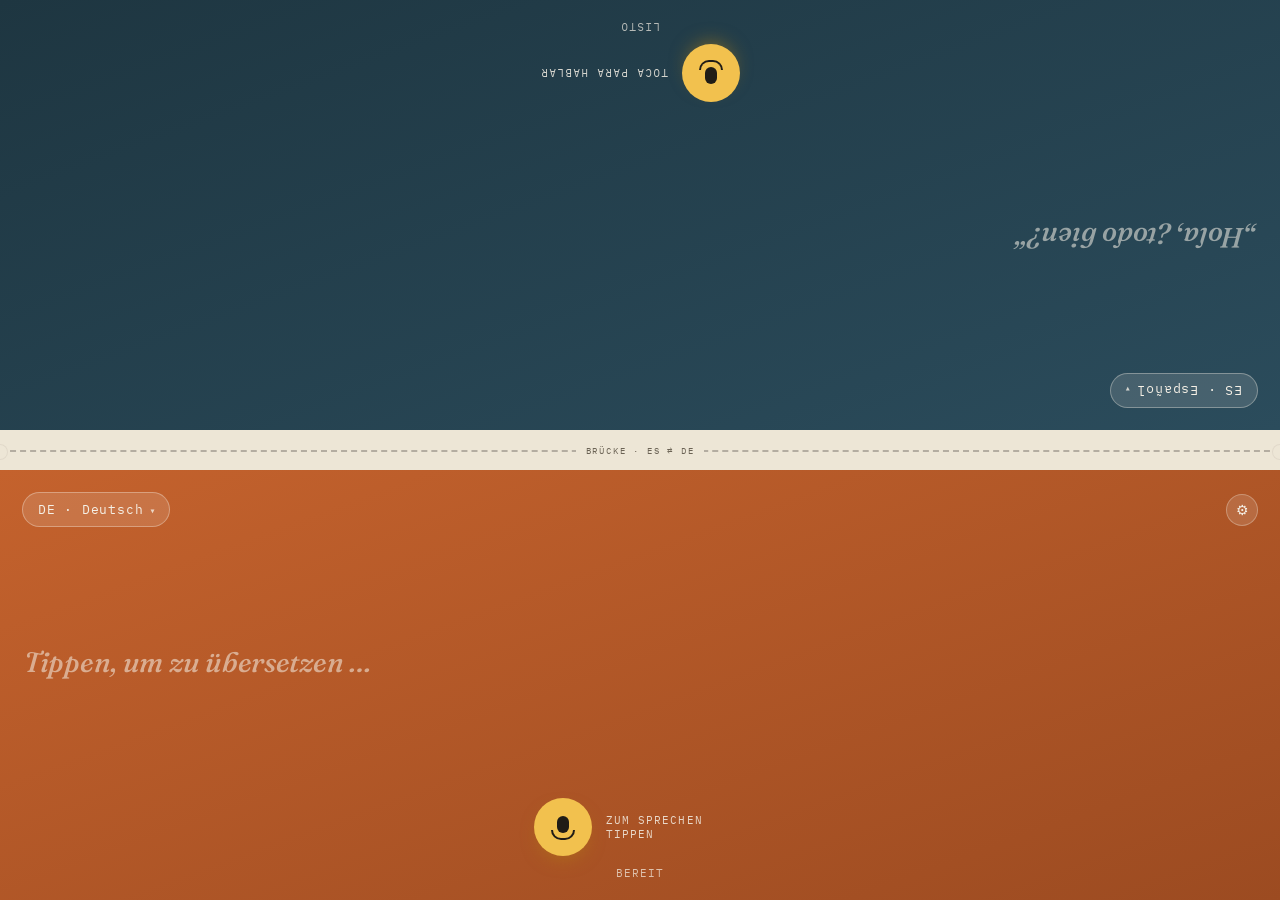
<file: bruecke-app 2.html>
<!DOCTYPE html>
<html lang="de">
<head>
<meta charset="UTF-8">
<meta name="viewport" content="width=device-width, initial-scale=1.0, viewport-fit=cover, user-scalable=no">
<title>Brücke</title>
<meta name="apple-mobile-web-app-capable" content="yes">
<meta name="apple-mobile-web-app-status-bar-style" content="black-translucent">
<meta name="apple-mobile-web-app-title" content="Brücke">
<link rel="preconnect" href="https://fonts.googleapis.com">
<link href="https://fonts.googleapis.com/css2?family=Fraunces:opsz,wght@9..144,500;9..144,600;9..144,700&family=IBM+Plex+Sans:wght@400;500;600&family=IBM+Plex+Mono:wght@400;500&display=swap" rel="stylesheet">
<style>
  :root{
    --panel-a: #2B4C5C;
    --panel-a-deep: #1E3641;
    --panel-b: #C4622D;
    --panel-b-deep: #9C4B21;
    --bridge: #EDE6D6;
    --ink: #201C16;
    --ink-soft: #6B6355;
    --paper: #F5F0E6;
    --gold: #F2C14E;
  }

  * { box-sizing: border-box; -webkit-tap-highlight-color: transparent; }

  html, body {
    margin: 0;
    padding: 0;
    height: 100%;
    overflow: hidden;
    font-family: 'IBM Plex Sans', sans-serif;
    color: var(--ink);
    background: var(--bridge);
  }

  .app-shell{
    position: relative;
    height: 100vh;
    height: 100dvh;
    width: 100vw;
    display: flex;
    flex-direction: column;
    background: var(--bridge);
    overflow: hidden;
  }

  /* ================= PANELS ================= */
  .panel{
    flex: 1 1 0;
    position: relative;
    display: flex;
    flex-direction: column;
    padding: 22px 22px 20px;
    overflow: hidden;
  }

  .panel-a{
    background: linear-gradient(160deg, var(--panel-a) 0%, var(--panel-a-deep) 100%);
    color: var(--paper);
    transform: rotate(180deg);
    justify-content: space-between;
    padding-bottom: max(20px, env(safe-area-inset-top));
  }

  .panel-b{
    background: linear-gradient(160deg, var(--panel-b) 0%, var(--panel-b-deep) 100%);
    color: var(--paper);
    justify-content: space-between;
    padding-bottom: max(20px, env(safe-area-inset-bottom));
  }

  .panel-top-row{
    display: flex;
    align-items: center;
    justify-content: space-between;
  }

  .top-spacer{ width: 32px; height: 32px; }

  .lang-pill{
    display: inline-flex;
    align-items: center;
    gap: 6px;
    background: rgba(245,240,230,0.14);
    border: 1px solid rgba(245,240,230,0.35);
    color: var(--paper);
    font-family: 'IBM Plex Mono', monospace;
    font-size: 13px;
    letter-spacing: 0.06em;
    padding: 8px 13px 8px 15px;
    border-radius: 999px;
    cursor: pointer;
    user-select: none;
  }
  .lang-pill:active{ background: rgba(245,240,230,0.24); }
  .lang-pill .chev{ font-size: 10px; opacity: 0.8; margin-top: 1px; }

  .icon-btn{
    width: 32px;
    height: 32px;
    border-radius: 50%;
    background: rgba(245,240,230,0.14);
    border: 1px solid rgba(245,240,230,0.3);
    display: flex;
    align-items: center;
    justify-content: center;
    color: var(--paper);
    font-size: 14px;
    cursor: pointer;
    user-select: none;
  }
  .icon-btn:active{ background: rgba(245,240,230,0.28); }

  .caption-area{
    flex: 1;
    display: flex;
    align-items: center;
    padding: 16px 2px;
    overflow-y: auto;
  }

  .caption-text{
    font-family: 'Fraunces', serif;
    font-weight: 500;
    font-size: clamp(20px, 5.5vw, 28px);
    line-height: 1.3;
    letter-spacing: -0.01em;
  }

  .caption-text.placeholder{ opacity: 0.55; font-style: italic; }
  .caption-text.listening{ opacity: 0.9; }

  .mic-row{
    display: flex;
    align-items: center;
    justify-content: center;
    gap: 14px;
  }

  .mic-btn{
    width: 58px;
    height: 58px;
    border-radius: 50%;
    background: var(--gold);
    display: flex;
    align-items: center;
    justify-content: center;
    box-shadow: 0 8px 18px -6px rgba(180,130,20,0.55);
    border: none;
    flex-shrink: 0;
    cursor: pointer;
    position: relative;
    transition: transform .12s ease, opacity .15s ease;
  }
  .mic-btn:active{ transform: scale(0.94); }

  .mic-btn.disabled{ opacity: 0.35; pointer-events: none; }

  .mic-btn.recording{ animation: pulse 1.3s ease-out infinite; }

  @keyframes pulse{
    0%   { box-shadow: 0 0 0 0 rgba(242,193,78,0.55); }
    70%  { box-shadow: 0 0 0 18px rgba(242,193,78,0); }
    100% { box-shadow: 0 0 0 0 rgba(242,193,78,0); }
  }

  .mic-icon{ width: 16px; height: 22px; position: relative; }
  .mic-icon::before{
    content:""; position:absolute; top:0; left:50%; transform: translateX(-50%);
    width: 12px; height: 17px; border-radius: 6px; background: var(--ink);
  }
  .mic-icon::after{
    content:""; position:absolute; bottom:-2px; left:50%; transform: translateX(-50%);
    width: 20px; height: 8px; border: 2px solid var(--ink); border-top: none; border-radius: 0 0 10px 10px;
  }

  .mic-hint{
    font-family: 'IBM Plex Mono', monospace;
    font-size: 10.5px;
    letter-spacing: 0.1em;
    text-transform: uppercase;
    opacity: 0.85;
    max-width: 140px;
  }

  .status-row{
    text-align: center;
    font-family: 'IBM Plex Mono', monospace;
    font-size: 10.5px;
    letter-spacing: 0.08em;
    text-transform: uppercase;
    opacity: 0.7;
    margin-top: 10px;
    min-height: 14px;
  }

  .bridge{
    position: relative;
    height: 40px;
    background: var(--bridge);
    display: flex;
    align-items: center;
    justify-content: center;
    z-index: 20;
    flex-shrink: 0;
  }

  .perf-row{
    position: absolute; left: 0; right: 0; height: 0;
    border-top: 2px dashed rgba(32,28,22,0.28); top: 50%;
  }
  .perf-row::before, .perf-row::after{
    content: ""; position: absolute; top: -8px; width: 16px; height: 16px;
    border-radius: 50%; background: var(--bridge);
    box-shadow: 0 0 0 1px rgba(32,28,22,0.06) inset;
  }
  .perf-row::before{ left: -8px; }
  .perf-row::after{ right: -8px; }

  .wordmark{
    position: relative; background: var(--bridge); padding: 0 10px;
    font-family: 'IBM Plex Mono', monospace; font-size: 9px;
    letter-spacing: 0.2em; text-transform: uppercase; color: var(--ink-soft); z-index: 2;
  }

  /* ================= TOAST ================= */
  .toast{
    position: absolute;
    top: max(20px, env(safe-area-inset-top));
    left: 50%;
    transform: translateX(-50%) translateY(-6px);
    background: var(--ink);
    color: var(--paper);
    font-family: 'IBM Plex Mono', monospace;
    font-size: 11px;
    letter-spacing: 0.03em;
    padding: 10px 18px;
    border-radius: 10px;
    z-index: 400;
    opacity: 0;
    pointer-events: none;
    transition: opacity .25s ease, transform .25s ease;
    text-align: center;
    max-width: 82vw;
  }
  .toast.show{
    opacity: 1;
    transform: translateX(-50%) translateY(0);
  }

  /* ================= COMPAT BANNER ================= */
  .compat-banner{
    position: absolute;
    top: 0; left: 0; right: 0;
    background: var(--ink);
    color: var(--paper);
    font-size: 12.5px;
    line-height: 1.45;
    padding: max(16px, env(safe-area-inset-top)) 42px 14px 18px;
    z-index: 500;
    display: none;
  }
  .compat-banner .x{
    position: absolute;
    top: max(14px, env(safe-area-inset-top));
    right: 14px;
    cursor: pointer;
    font-size: 15px;
    opacity: 0.8;
    padding: 4px;
  }

  /* ================= BOTTOM SHEETS ================= */
  .sheet-overlay{
    position: absolute;
    inset: 0;
    background: rgba(20,16,10,0.42);
    display: flex;
    align-items: flex-end;
    z-index: 100;
    opacity: 0;
    pointer-events: none;
    transition: opacity .2s ease;
  }
  .sheet-overlay.open{ opacity: 1; pointer-events: auto; }

  .sheet{
    width: 100%;
    background: var(--paper);
    border-radius: 26px 26px 0 0;
    padding: 10px 22px max(24px, env(safe-area-inset-bottom));
    box-shadow: 0 -20px 40px rgba(0,0,0,0.25);
    transform: translateY(16px);
    transition: transform .2s ease;
    max-height: 74vh;
    overflow-y: auto;
  }
  .sheet-overlay.open .sheet{ transform: translateY(0); }

  .sheet-handle{
    width: 40px; height: 4px;
    background: rgba(32,28,22,0.2);
    border-radius: 4px;
    margin: 8px auto 18px;
  }

  .sheet-title{
    font-family: 'Fraunces', serif;
    font-weight: 600;
    font-size: 20px;
    margin: 0 0 4px;
  }

  .sheet-sub{
    font-family: 'IBM Plex Mono', monospace;
    font-size: 10px;
    letter-spacing: 0.08em;
    text-transform: uppercase;
    color: var(--ink-soft);
    margin: 0 0 20px;
  }

  .setting-block{ margin-bottom: 24px; }
  .setting-label{ font-weight: 600; font-size: 14px; margin-bottom: 3px; }
  .setting-desc{ font-size: 12.5px; color: var(--ink-soft); line-height: 1.4; margin-bottom: 12px; }

  .segmented{
    display: flex;
    background: rgba(32,28,22,0.08);
    border-radius: 12px;
    padding: 3px;
  }
  .segmented .seg{
    flex: 1;
    text-align: center;
    padding: 10px 0;
    font-size: 13.5px;
    font-weight: 500;
    border-radius: 9px;
    color: var(--ink-soft);
    cursor: pointer;
    user-select: none;
    transition: background .15s ease, color .15s ease;
  }
  .segmented .seg.selected{ background: var(--panel-a); color: var(--paper); }

  .toggle-row{ display: flex; align-items: center; justify-content: space-between; cursor: pointer; }
  .toggle{
    width: 46px; height: 27px;
    border-radius: 999px;
    background: rgba(32,28,22,0.18);
    position: relative;
    flex-shrink: 0;
    transition: background .18s ease;
  }
  .toggle.on{ background: var(--panel-b); }
  .toggle-knob{
    position: absolute; top: 3px; left: 3px;
    width: 21px; height: 21px;
    border-radius: 50%;
    background: var(--paper);
    box-shadow: 0 2px 4px rgba(0,0,0,0.2);
    transition: left .18s ease;
  }
  .toggle.on .toggle-knob{ left: 22px; }

  .sheet-note{
    font-size: 11.5px;
    color: var(--ink-soft);
    line-height: 1.55;
    border-top: 1px dashed rgba(32,28,22,0.18);
    padding-top: 14px;
    margin-top: 4px;
  }

  .lang-list{ display: flex; flex-direction: column; gap: 2px; }
  .lang-item{
    display: flex; align-items: center; justify-content: space-between;
    padding: 13px 4px;
    border-radius: 10px;
    cursor: pointer;
    user-select: none;
  }
  .lang-item:active{ background: rgba(32,28,22,0.06); }
  .lang-item-name{ font-size: 15.5px; font-weight: 500; }
  .lang-item-code{ font-family: 'IBM Plex Mono', monospace; font-size: 10px; color: var(--ink-soft); margin-left: 8px; }
  .lang-item-check{ color: var(--panel-b); font-size: 15px; opacity: 0; }
  .lang-item.selected .lang-item-check{ opacity: 1; }

</style>
</head>
<body>

<div class="app-shell" id="appShell">

  <div class="compat-banner" id="compatBanner">
    <span id="compatBannerText"></span>
    <span class="x" onclick="dismissBanner()">✕</span>
  </div>

  <div class="toast" id="toast"></div>

  <!-- PANEL A (rotiert, für die Person gegenüber) -->
  <div class="panel panel-a" id="panelA">
    <div class="panel-top-row">
      <span class="lang-pill" onclick="openLangSheet('A')">
        <span id="pillA">ES · Español</span> <span class="chev">▾</span>
      </span>
      <div class="top-spacer"></div>
    </div>
    <div class="caption-area"><div class="caption-text placeholder" id="captionA">„Hola, ¿todo bien?“</div></div>
    <div class="mic-row">
      <button class="mic-btn" id="micA"
        onmousedown="micDown('A')" onmouseup="micUp('A')" onmouseleave="micCancel('A')"
        ontouchstart="micDown('A')" ontouchend="micUp('A')"
        onclick="micTap('A')">
        <div class="mic-icon"></div>
      </button>
      <span class="mic-hint" id="hintA">Toca para hablar</span>
    </div>
    <div class="status-row" id="statusA">Listo</div>
  </div>

  <!-- BRIDGE -->
  <div class="bridge">
    <div class="perf-row"></div>
    <div class="wordmark">Brücke · <span id="bridgeCodes">ES ⇄ DE</span></div>
  </div>

  <!-- PANEL B (für dich) -->
  <div class="panel panel-b" id="panelB">
    <div class="panel-top-row">
      <span class="lang-pill" onclick="openLangSheet('B')">
        <span id="pillB">DE · Deutsch</span> <span class="chev">▾</span>
      </span>
      <div class="icon-btn" onclick="toggleSettings()">⚙</div>
    </div>
    <div class="caption-area"><div class="caption-text placeholder" id="captionB">Tippen, um zu übersetzen …</div></div>
    <div class="mic-row">
      <button class="mic-btn" id="micB"
        onmousedown="micDown('B')" onmouseup="micUp('B')" onmouseleave="micCancel('B')"
        ontouchstart="micDown('B')" ontouchend="micUp('B')"
        onclick="micTap('B')">
        <div class="mic-icon"></div>
      </button>
      <span class="mic-hint" id="hintB">Zum Sprechen tippen</span>
    </div>
    <div class="status-row" id="statusB">Bereit</div>
  </div>

  <!-- SETTINGS SHEET -->
  <div class="sheet-overlay" id="settingsOverlay" onclick="closeOnOverlay(event,'settingsOverlay')">
    <div class="sheet">
      <div class="sheet-handle"></div>
      <div class="sheet-title">Einstellungen</div>
      <div class="sheet-sub">Gilt für beide Gesprächspartner</div>

      <div class="setting-block">
        <div class="setting-label">Aufnahme starten</div>
        <div class="setting-desc">Wie der Mikrofon-Knopf bedient wird.</div>
        <div class="segmented">
          <div class="seg" id="segHold" onclick="setMode('hold')">Halten</div>
          <div class="seg selected" id="segTap" onclick="setMode('tap')">Tippen</div>
        </div>
      </div>

      <div class="setting-block" style="margin-bottom: 6px;">
        <div class="toggle-row" onclick="toggleReadAloud()">
          <div>
            <div class="setting-label">Übersetzung vorlesen</div>
            <div class="setting-desc" style="margin-bottom:0;">Liest die Übersetzung automatisch laut vor.</div>
          </div>
          <div class="toggle" id="readAloudToggle"><div class="toggle-knob"></div></div>
        </div>
      </div>

      <div class="sheet-note">Benötigt Internetverbindung für Spracherkennung und Übersetzung. Übersetzung über MyMemory, Spracherkennung &amp; -ausgabe über die Sprachfunktionen deines Browsers.</div>
    </div>
  </div>

  <!-- LANGUAGE SHEET -->
  <div class="sheet-overlay" id="langOverlay" onclick="closeOnOverlay(event,'langOverlay')">
    <div class="sheet">
      <div class="sheet-handle"></div>
      <div class="sheet-title" id="langSheetTitle">Sprache wählen</div>
      <div class="sheet-sub">Für dieses Panel</div>
      <div class="lang-list" id="langList"></div>
    </div>
  </div>

</div>

<script>
  const LANGS = {
    de: { name:'Deutsch', code:'DE', bcp:'de-DE', hold:'Zum Sprechen halten', holdRec:'Loslassen zum Beenden', tapStart:'Zum Sprechen tippen', tapStop:'Tippen zum Beenden', ready:'Bereit', listening:'Ich höre zu …', example:'„Hallo, wie geht’s?“' },
    en: { name:'English', code:'EN', bcp:'en-US', hold:'Hold to talk', holdRec:'Release to stop', tapStart:'Tap to talk', tapStop:'Tap to stop', ready:'Ready', listening:'Listening …', example:'“Hello, how are you?”' },
    es: { name:'Español', code:'ES', bcp:'es-ES', hold:'Mantén pulsado para hablar', holdRec:'Suelta para terminar', tapStart:'Toca para hablar', tapStop:'Toca para detener', ready:'Listo', listening:'Escuchando …', example:'„Hola, ¿todo bien?“' },
    fr: { name:'Français', code:'FR', bcp:'fr-FR', hold:'Maintenir pour parler', holdRec:'Relâcher pour arrêter', tapStart:'Appuyer pour parler', tapStop:'Appuyer pour arrêter', ready:'Prêt', listening:'Écoute en cours …', example:'« Bonjour, comment ça va ? »' },
    it: { name:'Italiano', code:'IT', bcp:'it-IT', hold:'Tieni premuto per parlare', holdRec:'Rilascia per terminare', tapStart:'Tocca per parlare', tapStop:'Tocca per fermare', ready:'Pronto', listening:'In ascolto …', example:'«Ciao, come va?»' },
    pt: { name:'Português', code:'PT', bcp:'pt-PT', hold:'Mantenha pressionado para falar', holdRec:'Solte para terminar', tapStart:'Toque para falar', tapStop:'Toque para parar', ready:'Pronto', listening:'Ouvindo …', example:'“Olá, tudo bem?”' },
    tr: { name:'Türkçe', code:'TR', bcp:'tr-TR', hold:'Konuşmak için basılı tutun', holdRec:'Bitirmek için bırakın', tapStart:'Konuşmak için dokunun', tapStop:'Durdurmak için dokunun', ready:'Hazır', listening:'Dinleniyor …', example:'“Merhaba, nasılsın?”' },
    nl: { name:'Nederlands', code:'NL', bcp:'nl-NL', hold:'Ingedrukt houden om te spreken', holdRec:'Loslaten om te stoppen', tapStart:'Tik om te spreken', tapStop:'Tik om te stoppen', ready:'Klaar', listening:'Luisteren …', example:'“Hallo, hoe gaat het?”' },
    pl: { name:'Polski', code:'PL', bcp:'pl-PL', hold:'Przytrzymaj, aby mówić', holdRec:'Puść, aby zakończyć', tapStart:'Dotknij, aby mówić', tapStop:'Dotknij, aby zatrzymać', ready:'Gotowe', listening:'Słucham …', example:'„Cześć, jak się masz?”' },
    ru: { name:'Русский', code:'RU', bcp:'ru-RU', hold:'Удерживайте, чтобы говорить', holdRec:'Отпустите, чтобы закончить', tapStart:'Нажмите, чтобы говорить', tapStop:'Нажмите, чтобы остановить', ready:'Готово', listening:'Слушаю …', example:'«Привет, как дела?»' }
  };

  const state = {
    panelA: { lang: 'es' },
    panelB: { lang: 'de' },
    settings: { mode: 'tap', readAloud: false }
  };

  let activeKey = null;
  const recognizers = { A: null, B: null };
  const transcripts = { A: '', B: '' };

  const SpeechRecognitionImpl = window.SpeechRecognition || window.webkitSpeechRecognition;
  const speechSupported = !!SpeechRecognitionImpl;

  function el(id){ return document.getElementById(id); }
  function otherKey(key){ return key === 'A' ? 'B' : 'A'; }

  // ---------- rendering helpers ----------
  function updatePill(key){
    const L = LANGS[state['panel'+key].lang];
    el('pill'+key).textContent = L.code + ' · ' + L.name;
  }

  function updateHint(key, recording){
    const p = state['panel'+key];
    const L = LANGS[p.lang];
    const hint = state.settings.mode === 'hold'
      ? (recording ? L.holdRec : L.hold)
      : (recording ? L.tapStop : L.tapStart);
    el('hint'+key).textContent = hint;
  }

  function setCaption(key, text, cls){
    const c = el('caption'+key);
    c.textContent = text;
    c.className = 'caption-text' + (cls ? ' ' + cls : '');
  }

  function resetPanelIdle(key){
    const L = LANGS[state['panel'+key].lang];
    setCaption(key, L.example, 'placeholder');
    el('status'+key).textContent = L.ready;
    updateHint(key, false);
  }

  function render(){
    ['A','B'].forEach(key => {
      updatePill(key);
      updateHint(key, false);
    });
    el('bridgeCodes').textContent = LANGS[state.panelA.lang].code + ' ⇄ ' + LANGS[state.panelB.lang].code;
  }

  // ---------- toast ----------
  let toastTimer = null;
  function showToast(msg){
    const t = el('toast');
    t.textContent = msg;
    t.classList.add('show');
    clearTimeout(toastTimer);
    toastTimer = setTimeout(() => t.classList.remove('show'), 2200);
  }

  // ---------- compat banner ----------
  function dismissBanner(){ el('compatBanner').style.display = 'none'; }

  function checkCompat(){
    const msgs = [];
    if(!speechSupported) msgs.push('Dieser Browser unterstützt keine Live-Spracherkennung. Am besten Safari auf iPhone/iPad verwenden.');
    if(!window.isSecureContext) msgs.push('Für Mikrofonzugriff muss diese Seite über HTTPS (oder localhost) aufgerufen werden — als lokale Datei geöffnet funktioniert das Mikrofon nicht.');
    if(msgs.length){
      el('compatBannerText').textContent = msgs.join(' ');
      el('compatBanner').style.display = 'block';
    }
  }

  // ---------- settings sheet ----------
  function toggleSettings(){ el('settingsOverlay').classList.add('open'); }
  function closeOnOverlay(e, id){ if(e.target.id === id) el(id).classList.remove('open'); }

  function setMode(mode){
    state.settings.mode = mode;
    el('segHold').classList.toggle('selected', mode === 'hold');
    el('segTap').classList.toggle('selected', mode === 'tap');
    updateHint('A', activeKey === 'A');
    updateHint('B', activeKey === 'B');
  }

  function toggleReadAloud(){
    state.settings.readAloud = !state.settings.readAloud;
    el('readAloudToggle').classList.toggle('on', state.settings.readAloud);
  }

  // ---------- language sheet ----------
  function openLangSheet(key){
    el('langSheetTitle').textContent = key === 'A' ? 'Sprache — Gegenüber' : 'Sprache — Für dich';
    const list = el('langList');
    list.innerHTML = '';
    const current = state['panel'+key].lang;
    Object.keys(LANGS).forEach(code => {
      const L = LANGS[code];
      const item = document.createElement('div');
      item.className = 'lang-item' + (code === current ? ' selected' : '');
      item.onclick = () => selectLanguage(key, code);
      item.innerHTML =
        '<span class="lang-item-name">' + L.name + '<span class="lang-item-code">' + L.code + '</span></span>' +
        '<span class="lang-item-check">✓</span>';
      list.appendChild(item);
    });
    el('langOverlay').classList.add('open');
  }

  function selectLanguage(key, code){
    state['panel'+key].lang = code;
    resetPanelIdle(key);
    render();
    el('langOverlay').classList.remove('open');
  }

  // ---------- translation ----------

  // Common question-starter words per language — used to guess "." vs "?"
  // when the speech recognizer doesn't supply punctuation.
  const QUESTION_STARTERS = {
    de: ['wer','wie','was','wo','wann','warum','wieso','weshalb','ist','sind','hast','habt','haben','kannst','könnt','könnten','möchtest','willst','wollt'],
    en: ['who','what','when','where','why','how','is','are','do','does','did','can','could','would','will','have','has'],
    es: ['qué','que','cómo','como','dónde','donde','cuándo','cuando','por','quién','quien','eres','estás','estas','puedes'],
    fr: ['qui','que','quoi','où','ou','quand','pourquoi','comment','es','êtes','etes','peux','peut'],
    it: ['chi','che','cosa','dove','quando','perché','perche','come','sei','puoi'],
    pt: ['quem','que','o','onde','quando','porque','como','és','estás','estas','podes'],
    tr: ['kim','ne','nerede','ne zaman','neden','niçin','nasıl'],
    nl: ['wie','wat','waar','wanneer','waarom','hoe','ben','bent','kun','kunt'],
    pl: ['kto','co','gdzie','kiedy','dlaczego','czemu','jak','jesteś','możesz'],
    ru: ['кто','что','где','когда','почему','зачем','как','ты','вы']
  };

  function guessPunctuation(text, langCode){
    const firstWord = (text.trim().split(/\s+/)[0] || '').toLowerCase();
    const starters = QUESTION_STARTERS[langCode] || [];
    return starters.includes(firstWord) ? '?' : '.';
  }

  // Cleans up raw speech-recognition text before sending it off for
  // translation — capitalization + terminal punctuation noticeably
  // improve match quality against MyMemory's translation-memory database.
  function normalizeForTranslation(text, langCode){
    let t = text.trim().replace(/\s+/g, ' ');
    if(!t) return t;
    t = t.charAt(0).toUpperCase() + t.slice(1);
    if(!/[.!?…]$/.test(t)) t += guessPunctuation(t, langCode);
    return t;
  }

  // Returns { text, quality } — quality is MyMemory's own 0–1 match score,
  // or null if the API didn't provide one.
  async function translateText(text, fromCode, toCode){
    const cleaned = normalizeForTranslation(text, fromCode);
    const url = 'https://api.mymemory.translated.net/get?q=' + encodeURIComponent(cleaned) +
                '&langpair=' + fromCode.toLowerCase() + '|' + toCode.toLowerCase();
    const res = await fetch(url);
    if(!res.ok) throw new Error('request failed');
    const data = await res.json();
    const translated = data && data.responseData && data.responseData.translatedText;
    if(!translated) throw new Error('no translation');
    const rawQuality = data && data.responseData && data.responseData.match;
    const quality = typeof rawQuality === 'number' ? rawQuality : (rawQuality ? parseFloat(rawQuality) : null);
    return { text: translated, quality: isNaN(quality) ? null : quality };
  }

  // ---------- text-to-speech ----------
  function speak(text, code){
    if(!('speechSynthesis' in window)) return;
    try{
      speechSynthesis.cancel();
      const utter = new SpeechSynthesisUtterance(text);
      utter.lang = LANGS[code].bcp;
      speechSynthesis.speak(utter);
    }catch(e){}
  }

  // ---------- recording flow ----------
  function startRecording(key){
    if(!speechSupported){
      showToast('Spracherkennung wird von diesem Browser nicht unterstützt.');
      return;
    }
    if(activeKey && activeKey !== key){
      showToast('Bitte zuerst die andere Aufnahme beenden.');
      return;
    }

    activeKey = key;
    const p = state['panel'+key];
    const L = LANGS[p.lang];
    transcripts[key] = '';

    el('mic'+key).classList.add('recording');
    el('mic'+otherKey(key)).classList.add('disabled');
    updateHint(key, true);
    setCaption(key, '…', 'listening');
    el('status'+key).textContent = L.listening;

    const rec = new SpeechRecognitionImpl();
    rec.lang = L.bcp;
    rec.continuous = true;
    rec.interimResults = true;

    rec.onresult = (e) => {
      let finalT = '', interimT = '';
      for(let i = e.resultIndex; i < e.results.length; i++){
        const r = e.results[i];
        if(r.isFinal) finalT += r[0].transcript;
        else interimT += r[0].transcript;
      }
      if(finalT) transcripts[key] += finalT;
      const live = (transcripts[key] + ' ' + interimT).trim();
      setCaption(key, live || '…', 'listening');
    };

    rec.onerror = (e) => {
      if(e.error === 'not-allowed' || e.error === 'service-not-allowed'){
        showToast('Mikrofonzugriff wurde nicht erlaubt.');
      } else if(e.error === 'network'){
        showToast('Keine Verbindung — Spracherkennung braucht Internet.');
      } else if(e.error !== 'no-speech' && e.error !== 'aborted'){
        showToast('Fehler bei der Spracherkennung.');
      }
    };

    rec.onend = () => { finishRecording(key); };

    recognizers[key] = rec;
    try{
      rec.start();
    }catch(err){
      showToast('Spracherkennung konnte nicht gestartet werden.');
      activeKey = null;
      el('mic'+key).classList.remove('recording');
      el('mic'+otherKey(key)).classList.remove('disabled');
      resetPanelIdle(key);
    }
  }

  function stopRecording(key){
    const rec = recognizers[key];
    if(rec){ try{ rec.stop(); }catch(e){} }
  }

  async function finishRecording(key){
    el('mic'+key).classList.remove('recording');
    updateHint(key, false);
    recognizers[key] = null;

    const p = state['panel'+key];
    const text = transcripts[key].trim();

    if(!text){
      showToast('Nichts erkannt — bitte erneut versuchen.');
      resetPanelIdle(key);
      activeKey = null;
      el('mic'+otherKey(key)).classList.remove('disabled');
      return;
    }

    setCaption(key, text, '');
    el('status'+key).textContent = LANGS[p.lang].ready;

    const otherK = otherKey(key);
    const otherP = state['panel'+otherK];
    el('status'+otherK).textContent = 'Übersetze …';
    setCaption(otherK, '…', 'listening');

    try{
      const result = await translateText(text, p.lang, otherP.lang);
      setCaption(otherK, result.text, '');
      el('status'+otherK).textContent = LANGS[otherP.lang].ready;
      if(result.quality !== null && result.quality < 0.5){
        showToast('Übersetzung unsicher — bitte im Kontext prüfen.');
      }
      if(state.settings.readAloud) speak(result.text, otherP.lang);
    }catch(err){
      showToast('Übersetzung fehlgeschlagen — Internetverbindung prüfen.');
      resetPanelIdle(otherK);
    }

    activeKey = null;
    el('mic'+otherK).classList.remove('disabled');
  }

  // ---------- mic button handlers ----------
  function micDown(key){
    if(state.settings.mode !== 'hold') return;
    if(el('mic'+key).classList.contains('disabled')) return;
    startRecording(key);
  }
  function micUp(key){
    if(state.settings.mode !== 'hold') return;
    if(activeKey === key) stopRecording(key);
  }
  function micCancel(key){
    if(state.settings.mode !== 'hold') return;
    if(activeKey === key) stopRecording(key);
  }
  function micTap(key){
    if(state.settings.mode !== 'tap') return;
    if(el('mic'+key).classList.contains('disabled')) return;
    if(activeKey === key){
      stopRecording(key);
    } else if(!activeKey){
      startRecording(key);
    } else {
      showToast('Bitte zuerst die andere Aufnahme beenden.');
    }
  }

  render();
  checkCompat();
</script>

</body>
</html>
</file>
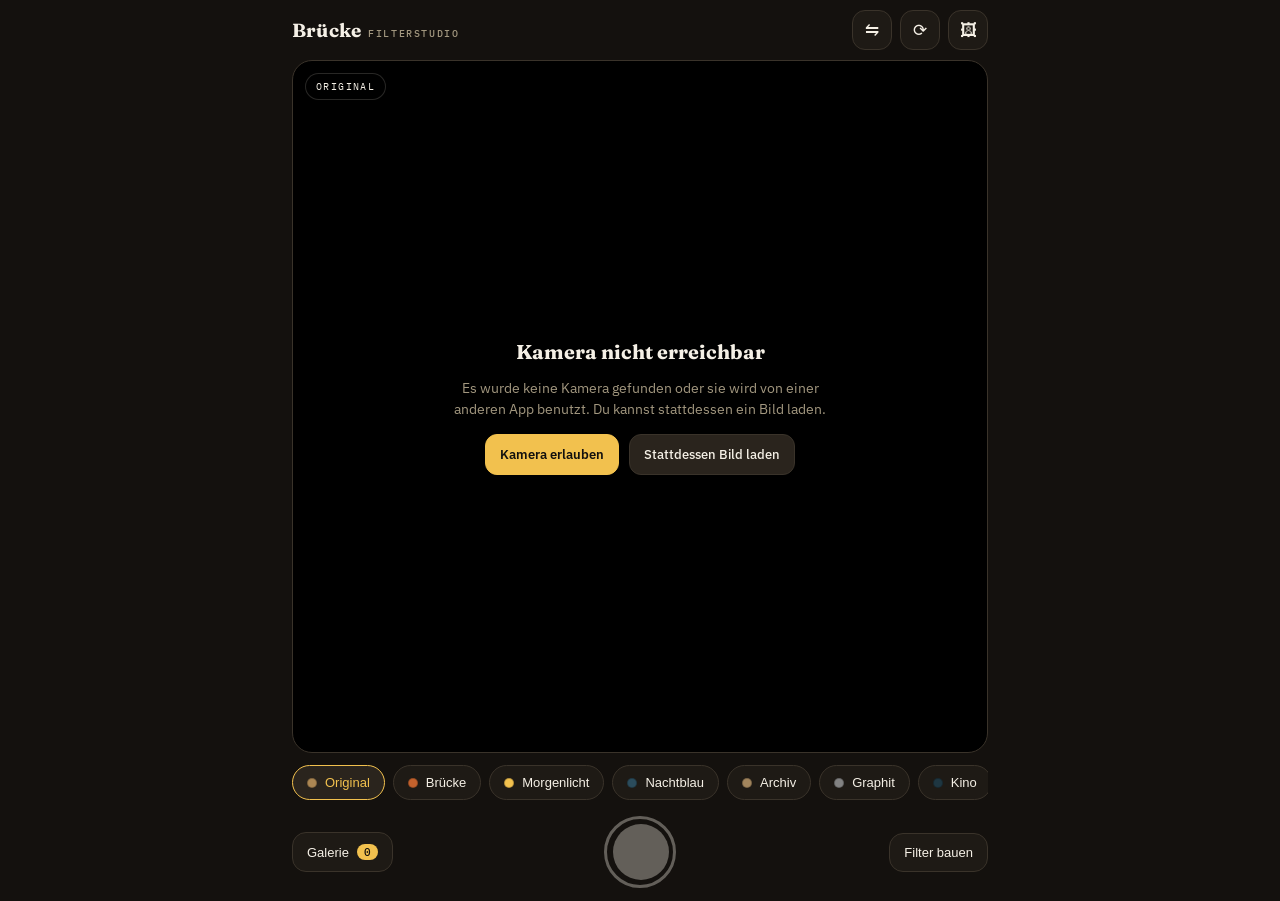
<file: kamera-filter.html>
<!DOCTYPE html>
<html lang="de">
<head>
<meta charset="UTF-8">
<meta name="viewport" content="width=device-width, initial-scale=1.0, viewport-fit=cover">
<title>Brücke · Kamera-Filter</title>
<meta name="apple-mobile-web-app-capable" content="yes">
<meta name="apple-mobile-web-app-status-bar-style" content="black-translucent">
<meta name="apple-mobile-web-app-title" content="Filterstudio">
<link rel="preconnect" href="https://fonts.googleapis.com">
<link href="https://fonts.googleapis.com/css2?family=Fraunces:opsz,wght@9..144,600;9..144,700&family=IBM+Plex+Sans:wght@400;500;600&family=IBM+Plex+Mono:wght@400;500&display=swap" rel="stylesheet">
<style>
  :root{
    --paper:#F5F0E6;
    --ink:#12100E;
    --shell:#14110E;
    --panel:#1E1A15;
    --panel-2:#2A241D;
    --line:#3A332A;
    --teal:#2B4C5C;
    --orange:#C4622D;
    --gold:#F2C14E;
    --muted:#A2977F;
    --danger:#D9634E;
  }

  *{ box-sizing:border-box; -webkit-tap-highlight-color:transparent; }

  html,body{
    margin:0; padding:0; height:100%;
    background:var(--shell);
    color:var(--paper);
    font-family:'IBM Plex Sans',system-ui,sans-serif;
    overscroll-behavior:none;
  }

  body{ overflow:hidden; }

  .app{
    height:100vh; height:100dvh;
    display:grid;
    grid-template-rows:auto minmax(0,1fr) auto auto;
    gap:10px;
    padding:max(10px,env(safe-area-inset-top)) 12px max(12px,env(safe-area-inset-bottom));
  }

  /* ===== Kopfzeile ===== */
  .topbar{ display:flex; align-items:center; justify-content:space-between; gap:10px; }

  .wordmark{
    margin:0;
    font-family:'Fraunces',serif;
    font-size:19px; font-weight:700; letter-spacing:.2px;
    display:flex; align-items:baseline; gap:7px;
  }
  .wordmark small{
    font-family:'IBM Plex Mono',monospace;
    font-size:10px; font-weight:500; letter-spacing:1.6px;
    text-transform:uppercase; color:var(--muted);
  }

  .icon-btn{
    appearance:none; border:1px solid var(--line);
    background:var(--panel); color:var(--paper);
    width:40px; height:40px; border-radius:13px;
    font-size:17px; line-height:1; cursor:pointer;
    display:inline-flex; align-items:center; justify-content:center;
    transition:transform .12s ease, background .12s ease, border-color .12s ease;
  }
  .icon-btn:hover{ background:var(--panel-2); }
  .icon-btn:active{ transform:scale(.93); }
  .icon-btn[aria-pressed="true"]{ border-color:var(--gold); color:var(--gold); }
  .top-actions{ display:flex; gap:8px; }

  /* ===== Bühne ===== */
  .stage{ position:relative; min-height:0; display:flex; }

  .viewport{
    position:relative; flex:1; min-height:0;
    border-radius:20px; overflow:hidden;
    background:#000;
    border:1px solid var(--line);
    isolation:isolate;
  }
  #video,#stillImage{
    position:absolute; inset:0;
    width:100%; height:100%;
    object-fit:cover;
    display:block;
  }
  #stillImage{ display:none; }
  .mirrored #video,.mirrored #stillImage{ transform:scaleX(-1); }

  .layer{ position:absolute; inset:0; pointer-events:none; }
  #layerTint{ mix-blend-mode:soft-light; opacity:0; }
  #layerVignette{
    opacity:0;
    background:radial-gradient(ellipse at center, rgba(0,0,0,0) 40%, rgba(0,0,0,.9) 100%);
  }
  #layerGrain{ opacity:0; mix-blend-mode:overlay; background-repeat:repeat; background-size:96px 96px; }

  #flash{
    position:absolute; inset:0; background:#fff; opacity:0; pointer-events:none;
    transition:opacity .28s ease;
  }
  #flash.on{ opacity:.85; transition:none; }

  .hud{
    position:absolute; left:12px; top:12px;
    font-family:'IBM Plex Mono',monospace; font-size:10px; letter-spacing:1.4px;
    text-transform:uppercase;
    background:rgba(0,0,0,.45); backdrop-filter:blur(6px);
    border:1px solid rgba(245,240,230,.16);
    padding:6px 10px; border-radius:999px; color:var(--paper);
  }

  .notice{
    position:absolute; inset:0; margin:auto; height:max-content;
    max-width:min(420px,90%);
    padding:22px; text-align:center;
    display:none; flex-direction:column; gap:14px; align-items:center;
  }
  .notice.show{ display:flex; }
  .notice h2{ font-family:'Fraunces',serif; margin:0; font-size:20px; }
  .notice p{ margin:0; color:var(--muted); font-size:14px; line-height:1.5; }

  /* ===== Filterstreifen ===== */
  .strip{
    display:flex; gap:8px; overflow-x:auto; padding:2px 0 4px;
    scrollbar-width:none;
  }
  .strip::-webkit-scrollbar{ display:none; }

  .chip{
    appearance:none; cursor:pointer; flex:0 0 auto;
    border:1px solid var(--line); background:var(--panel); color:var(--paper);
    padding:9px 14px; border-radius:999px;
    font-size:13px; font-weight:500; white-space:nowrap;
    display:inline-flex; align-items:center; gap:8px;
    transition:border-color .12s ease, background .12s ease, color .12s ease;
  }
  .chip:hover{ background:var(--panel-2); }
  .chip .dot{ width:10px; height:10px; border-radius:50%; border:1px solid rgba(0,0,0,.25); }
  .chip[aria-pressed="true"]{ border-color:var(--gold); color:var(--gold); background:var(--panel-2); }
  .chip .tag{
    font-family:'IBM Plex Mono',monospace; font-size:9px; letter-spacing:1px;
    text-transform:uppercase; color:var(--muted);
  }

  /* ===== Steuerleiste ===== */
  .controls{
    display:grid; grid-template-columns:1fr auto 1fr; align-items:center; gap:12px;
    padding-top:2px;
  }
  .side-btn{
    appearance:none; cursor:pointer;
    border:1px solid var(--line); background:var(--panel); color:var(--paper);
    border-radius:14px; padding:11px 14px;
    font-size:13px; font-weight:500;
    display:inline-flex; align-items:center; justify-content:center; gap:8px;
    transition:background .12s ease, transform .12s ease;
  }
  .side-btn:active{ transform:scale(.97); }
  .side-btn:hover{ background:var(--panel-2); }
  .side-btn .count{
    font-family:'IBM Plex Mono',monospace; font-size:11px;
    background:var(--gold); color:var(--ink);
    border-radius:999px; padding:1px 7px;
  }
  .controls > :first-child{ justify-self:start; }
  .controls > :last-child{ justify-self:end; }

  .shutter{
    appearance:none; cursor:pointer;
    width:72px; height:72px; border-radius:50%;
    border:3px solid var(--paper); background:transparent;
    display:grid; place-items:center;
    transition:transform .12s ease;
  }
  .shutter span{
    width:56px; height:56px; border-radius:50%;
    background:var(--paper);
    transition:transform .12s ease, background .12s ease;
  }
  .shutter:active span{ transform:scale(.86); background:var(--gold); }
  .shutter:disabled{ opacity:.35; cursor:not-allowed; }

  /* ===== Blätter (Sheets) ===== */
  .scrim{
    position:fixed; inset:0; background:rgba(0,0,0,.55);
    opacity:0; pointer-events:none; transition:opacity .2s ease; z-index:20;
  }
  .scrim.show{ opacity:1; pointer-events:auto; }

  .sheet{
    position:fixed; left:0; right:0; bottom:0; z-index:30;
    background:var(--panel);
    border-top:1px solid var(--line);
    border-radius:22px 22px 0 0;
    padding:16px 16px max(16px,env(safe-area-inset-bottom));
    max-height:62dvh; display:flex; flex-direction:column; gap:14px;
    transform:translateY(102%);
    transition:transform .26s cubic-bezier(.2,.8,.25,1);
  }
  .sheet.tall{ max-height:82dvh; }
  .sheet.open{ transform:translateY(0); }
  .sheet-head{ display:flex; align-items:center; justify-content:space-between; gap:12px; }
  .sheet-head h2{ font-family:'Fraunces',serif; font-size:17px; margin:0; }
  .sheet-body{ overflow-y:auto; display:flex; flex-direction:column; gap:14px; padding-right:2px; }

  #sliders{ display:flex; flex-direction:column; gap:16px; padding-bottom:2px; }
  .control{ display:grid; gap:9px; }
  .control-head{
    display:flex; justify-content:space-between; align-items:baseline;
    font-size:13px; font-weight:500;
  }
  .control-head output{
    font-family:'IBM Plex Mono',monospace; font-size:12px; color:var(--gold);
  }
  input[type="range"]{
    -webkit-appearance:none; appearance:none;
    width:100%; height:4px; border-radius:999px; background:var(--panel-2);
    accent-color:var(--gold); outline:none;
  }
  input[type="range"]::-webkit-slider-thumb{
    -webkit-appearance:none; width:20px; height:20px; border-radius:50%;
    background:var(--paper); border:3px solid var(--gold); cursor:pointer;
  }
  input[type="range"]::-moz-range-thumb{
    width:16px; height:16px; border-radius:50%;
    background:var(--paper); border:3px solid var(--gold); cursor:pointer;
  }

  .row{ display:flex; gap:10px; align-items:center; flex-wrap:wrap; }
  .row label{ font-size:13px; font-weight:500; }

  input[type="text"],select{
    flex:1 1 140px; min-width:0;
    background:var(--panel-2); color:var(--paper);
    border:1px solid var(--line); border-radius:12px;
    padding:11px 12px; font:inherit; font-size:14px;
  }
  input[type="color"]{
    width:48px; height:40px; padding:2px;
    background:var(--panel-2); border:1px solid var(--line); border-radius:12px; cursor:pointer;
  }

  .btn{
    appearance:none; cursor:pointer;
    border:1px solid var(--line); background:var(--panel-2); color:var(--paper);
    border-radius:12px; padding:11px 14px; font:inherit; font-size:13px; font-weight:500;
    transition:background .12s ease, opacity .12s ease;
  }
  .btn:hover{ background:var(--line); }
  .btn:disabled{ opacity:.4; cursor:not-allowed; }
  .btn.primary{ background:var(--gold); border-color:var(--gold); color:var(--ink); font-weight:600; }
  .btn.danger{ border-color:var(--danger); color:var(--danger); background:transparent; }

  .hint{ font-size:12px; color:var(--muted); line-height:1.5; margin:0; }

  .divider{ height:1px; background:var(--line); border:0; margin:2px 0; }

  .gallery-grid{
    display:grid; grid-template-columns:repeat(auto-fill,minmax(110px,1fr)); gap:10px;
  }
  .shot{
    position:relative; border-radius:14px; overflow:hidden;
    border:1px solid var(--line); background:#000; aspect-ratio:3/4;
  }
  .shot img{ width:100%; height:100%; object-fit:cover; display:block; }
  .shot .shot-actions{
    position:absolute; left:0; right:0; bottom:0;
    display:flex; gap:6px; padding:6px;
    background:linear-gradient(transparent,rgba(0,0,0,.75));
  }
  .shot .shot-actions .btn{ flex:1; padding:6px; font-size:12px; border-radius:9px; }
  .empty{ color:var(--muted); font-size:13px; text-align:center; padding:26px 0; }

  .toast{
    position:fixed; left:50%; bottom:calc(20px + env(safe-area-inset-bottom));
    transform:translate(-50%,16px); z-index:50;
    background:var(--paper); color:var(--ink);
    padding:10px 16px; border-radius:999px;
    font-size:13px; font-weight:500;
    opacity:0; pointer-events:none;
    transition:opacity .2s ease, transform .2s ease;
    box-shadow:0 10px 30px rgba(0,0,0,.4);
  }
  .toast.show{ opacity:1; transform:translate(-50%,0); }

  .visually-hidden{
    position:absolute; width:1px; height:1px; overflow:hidden;
    clip:rect(0 0 0 0); clip-path:inset(50%); white-space:nowrap;
  }

  :focus-visible{ outline:2px solid var(--gold); outline-offset:2px; }

  @media (min-width:720px){
    .app{ max-width:720px; margin:0 auto; }
    .sheet{ max-width:720px; margin:0 auto; border-radius:22px 22px 0 0; }
  }
</style>
</head>
<body>

<div class="app">
  <header class="topbar">
    <h1 class="wordmark">Brücke <small>Filterstudio</small></h1>
    <div class="top-actions">
      <button class="icon-btn" id="btnMirror" type="button" aria-pressed="false" title="Spiegeln" aria-label="Vorschau spiegeln">⇋</button>
      <button class="icon-btn" id="btnSwitch" type="button" title="Kamera wechseln" aria-label="Kamera wechseln">⟳</button>
      <button class="icon-btn" id="btnUpload" type="button" title="Bild laden" aria-label="Bild statt Kamera laden">🖼</button>
    </div>
  </header>

  <main class="stage">
    <div class="viewport" id="viewport">
      <video id="video" playsinline autoplay muted></video>
      <img id="stillImage" alt="Geladenes Bild als Filtervorlage">
      <div class="layer" id="layerTint"></div>
      <div class="layer" id="layerVignette"></div>
      <div class="layer" id="layerGrain"></div>
      <div id="flash"></div>
      <div class="hud" id="hud">Original</div>
      <div class="notice" id="notice">
        <h2 id="noticeTitle">Kamera starten</h2>
        <p id="noticeText">Die App braucht Zugriff auf deine Kamera. Alles bleibt auf dem Gerät – es wird nichts hochgeladen.</p>
        <div class="row" style="justify-content:center">
          <button class="btn primary" id="btnRetry" type="button">Kamera erlauben</button>
          <button class="btn" id="btnNoticeUpload" type="button">Stattdessen Bild laden</button>
        </div>
      </div>
    </div>
  </main>

  <nav class="strip" id="strip" aria-label="Filterauswahl"></nav>

  <div class="controls">
    <button class="side-btn" id="btnGallery" type="button">Galerie <span class="count" id="shotCount">0</span></button>
    <button class="shutter" id="btnShutter" type="button" aria-label="Foto aufnehmen"><span></span></button>
    <button class="side-btn" id="btnEditor" type="button">Filter bauen</button>
  </div>
</div>

<div class="scrim" id="scrim"></div>

<!-- ===== Editor ===== -->
<section class="sheet" id="editorSheet" aria-hidden="true" aria-labelledby="editorTitle">
  <div class="sheet-head">
    <h2 id="editorTitle">Filter bauen</h2>
    <button class="icon-btn" type="button" data-close-sheet aria-label="Schließen">✕</button>
  </div>
  <div class="sheet-body">
    <div id="sliders"></div>

    <div class="row">
      <label for="tintColor">Farbstich</label>
      <input type="color" id="tintColor" value="#ffffff">
      <select id="tintBlend" aria-label="Mischmodus des Farbstichs">
        <option value="soft-light">weiches Licht</option>
        <option value="overlay">Überlagern</option>
        <option value="multiply">Multiplizieren</option>
        <option value="screen">Negativ multiplizieren</option>
        <option value="color">Farbe</option>
        <option value="hard-light">hartes Licht</option>
      </select>
    </div>

    <hr class="divider">

    <div class="row">
      <input type="text" id="filterName" placeholder="Name des Filters" maxlength="28" aria-label="Name des Filters">
      <button class="btn primary" id="btnSaveNew" type="button">Speichern</button>
    </div>
    <div class="row">
      <button class="btn" id="btnUpdate" type="button" disabled>Überschreiben</button>
      <button class="btn" id="btnReset" type="button">Zurücksetzen</button>
      <button class="btn danger" id="btnDelete" type="button" disabled>Löschen</button>
    </div>

    <hr class="divider">

    <div class="row">
      <button class="btn" id="btnExport" type="button">Filter exportieren</button>
      <button class="btn" id="btnImport" type="button">Filter importieren</button>
    </div>
    <p class="hint">Eigene Filter liegen nur in diesem Browser (localStorage). Exportiere sie als JSON-Datei, um sie zu sichern oder weiterzugeben.</p>
  </div>
</section>

<!-- ===== Galerie ===== -->
<section class="sheet tall" id="gallerySheet" aria-hidden="true" aria-labelledby="galleryTitle">
  <div class="sheet-head">
    <h2 id="galleryTitle">Galerie</h2>
    <button class="icon-btn" type="button" data-close-sheet aria-label="Schließen">✕</button>
  </div>
  <div class="sheet-body">
    <div class="gallery-grid" id="galleryGrid"></div>
    <p class="empty" id="galleryEmpty">Noch keine Aufnahmen.</p>
    <p class="hint">Aufnahmen bleiben nur in dieser Sitzung. Lade sie herunter, bevor du den Tab schließt.</p>
  </div>
</section>

<input type="file" id="fileImage" accept="image/*" class="visually-hidden">
<input type="file" id="fileJson" accept="application/json,.json" class="visually-hidden">
<div class="toast" id="toast" role="status" aria-live="polite"></div>

<script>
(() => {
  'use strict';

  const $ = (id) => document.getElementById(id);

  const video = $('video');
  const stillImage = $('stillImage');
  const viewport = $('viewport');
  const layerTint = $('layerTint');
  const layerVignette = $('layerVignette');
  const layerGrain = $('layerGrain');

  const STORAGE_KEY = 'bruecke.kamerafilter.v1';

  /* ---------- Filterdefinition ---------- */
  const FIELDS = [
    { key:'brightness', label:'Helligkeit',  min:0,   max:200, step:1, def:100, unit:'%' },
    { key:'contrast',   label:'Kontrast',    min:0,   max:200, step:1, def:100, unit:'%' },
    { key:'saturate',   label:'Sättigung',   min:0,   max:300, step:1, def:100, unit:'%' },
    { key:'hue',        label:'Farbdrehung', min:0,   max:360, step:1, def:0,   unit:'°' },
    { key:'sepia',      label:'Sepia',       min:0,   max:100, step:1, def:0,   unit:'%' },
    { key:'grayscale',  label:'Graustufen',  min:0,   max:100, step:1, def:0,   unit:'%' },
    { key:'invert',     label:'Invertieren', min:0,   max:100, step:1, def:0,   unit:'%' },
    { key:'blur',       label:'Weichzeichnen', min:0, max:20,  step:0.5, def:0, unit:'px' },
    { key:'tintStrength', label:'Farbstich-Stärke', min:0, max:100, step:1, def:0, unit:'%' },
    { key:'vignette',   label:'Vignette',    min:0,   max:100, step:1, def:0,   unit:'%' },
    { key:'grain',      label:'Korn',        min:0,   max:100, step:1, def:0,   unit:'%' }
  ];

  const DEFAULTS = Object.assign(
    { tint:'#ffffff', tintBlend:'soft-light' },
    ...FIELDS.map(f => ({ [f.key]: f.def }))
  );

  const preset = (id, name, over) => ({ id, name, builtin:true, params:Object.assign({}, DEFAULTS, over) });

  const PRESETS = [
    preset('original', 'Original', {}),
    preset('bruecke', 'Brücke', { contrast:112, saturate:118, tint:'#C4622D', tintStrength:26, tintBlend:'soft-light', vignette:24 }),
    preset('morgenlicht', 'Morgenlicht', { brightness:110, contrast:96, saturate:112, tint:'#F2C14E', tintStrength:32, tintBlend:'soft-light', grain:8 }),
    preset('nachtblau', 'Nachtblau', { brightness:92, contrast:120, saturate:88, tint:'#2B4C5C', tintStrength:42, tintBlend:'overlay', vignette:40 }),
    preset('archiv', 'Archiv', { sepia:62, contrast:108, saturate:78, grain:26, vignette:34 }),
    preset('graphit', 'Graphit', { grayscale:100, contrast:126, brightness:102, grain:14 }),
    preset('kino', 'Kino', { contrast:128, saturate:92, tint:'#1E3641', tintStrength:30, tintBlend:'multiply', vignette:52 }),
    preset('analog', 'Analog', { brightness:104, contrast:94, saturate:106, sepia:18, grain:40, vignette:22 }),
    preset('neon', 'Neon', { saturate:210, contrast:118, hue:280, tint:'#7A3CFF', tintStrength:28, tintBlend:'screen' }),
    preset('negativ', 'Negativ', { invert:100, contrast:104 }),
    preset('traum', 'Traum', { blur:2.5, brightness:108, saturate:114, tint:'#FFC6D9', tintStrength:34, tintBlend:'soft-light' })
  ];

  /* ---------- Zustand ---------- */
  let custom = loadCustom();
  let params = Object.assign({}, PRESETS[0].params);
  let activeId = 'original';
  let activeName = 'Original';
  let facingMode = 'user';
  let mirrored = true;
  let stream = null;
  let sourceMode = 'camera'; // 'camera' | 'image'
  const shots = [];

  /* ---------- Speicher ---------- */
  function loadCustom(){
    try{
      const raw = localStorage.getItem(STORAGE_KEY);
      if(!raw) return [];
      const parsed = JSON.parse(raw);
      return Array.isArray(parsed) ? parsed.filter(isFilter) : [];
    }catch(e){ return []; }
  }
  function saveCustom(){
    try{ localStorage.setItem(STORAGE_KEY, JSON.stringify(custom)); }
    catch(e){ toast('Speichern nicht möglich (Browser-Speicher voll?)'); }
  }
  function isFilter(f){ return f && typeof f.id === 'string' && typeof f.name === 'string' && f.params; }
  function sanitize(p){
    const out = Object.assign({}, DEFAULTS);
    FIELDS.forEach(f => {
      const v = Number(p?.[f.key]);
      out[f.key] = Number.isFinite(v) ? Math.min(f.max, Math.max(f.min, v)) : f.def;
    });
    out.tint = /^#[0-9a-f]{6}$/i.test(p?.tint || '') ? p.tint : DEFAULTS.tint;
    const blends = ['soft-light','overlay','multiply','screen','color','hard-light'];
    out.tintBlend = blends.includes(p?.tintBlend) ? p.tintBlend : DEFAULTS.tintBlend;
    return out;
  }

  /* ---------- Korn-Textur ---------- */
  const grainTile = (() => {
    const c = document.createElement('canvas');
    c.width = c.height = 96;
    const ctx = c.getContext('2d');
    const img = ctx.createImageData(96, 96);
    for(let i = 0; i < img.data.length; i += 4){
      const v = 110 + Math.random() * 70;
      img.data[i] = img.data[i+1] = img.data[i+2] = v;
      img.data[i+3] = 255;
    }
    ctx.putImageData(img, 0, 0);
    return c;
  })();
  layerGrain.style.backgroundImage = 'url(' + grainTile.toDataURL('image/png') + ')';

  /* ---------- Filter anwenden ---------- */
  function cssFilter(p, scale){
    const b = (p.blur || 0) * (scale || 1);
    return [
      'brightness(' + p.brightness + '%)',
      'contrast(' + p.contrast + '%)',
      'saturate(' + p.saturate + '%)',
      'hue-rotate(' + p.hue + 'deg)',
      'sepia(' + p.sepia + '%)',
      'grayscale(' + p.grayscale + '%)',
      'invert(' + p.invert + '%)',
      'blur(' + b.toFixed(2) + 'px)'
    ].join(' ');
  }

  function applyPreview(){
    const f = cssFilter(params, 1);
    video.style.filter = f;
    stillImage.style.filter = f;
    layerTint.style.background = params.tint;
    layerTint.style.opacity = String(params.tintStrength / 100);
    layerTint.style.mixBlendMode = params.tintBlend;
    layerVignette.style.opacity = String(params.vignette / 100);
    layerGrain.style.opacity = String((params.grain / 100) * 0.55);
    viewport.classList.toggle('mirrored', mirrored);
    $('hud').textContent = activeName;
  }

  /* ---------- Fallback: Farbmatrizen, falls ctx.filter fehlt ---------- */
  const IDENTITY = [1,0,0,0,0, 0,1,0,0,0, 0,0,1,0,0, 0,0,0,1,0];
  function matMul(a, b){ // erst a, dann b
    const out = new Array(20).fill(0);
    for(let r = 0; r < 4; r++){
      for(let c = 0; c < 5; c++){
        let s = 0;
        for(let k = 0; k < 4; k++) s += b[r*5+k] * a[k*5+c];
        if(c === 4) s += b[r*5+4];
        out[r*5+c] = s;
      }
    }
    return out;
  }
  function mBrightness(k){ return [k,0,0,0,0, 0,k,0,0,0, 0,0,k,0,0, 0,0,0,1,0]; }
  function mContrast(k){ const o = .5 - .5*k; return [k,0,0,0,o, 0,k,0,0,o, 0,0,k,0,o, 0,0,0,1,0]; }
  function mSaturate(s){
    return [
      .213+.787*s, .715-.715*s, .072-.072*s, 0, 0,
      .213-.213*s, .715+.285*s, .072-.072*s, 0, 0,
      .213-.213*s, .715-.715*s, .072+.928*s, 0, 0,
      0,0,0,1,0
    ];
  }
  function mHue(deg){
    const a = deg * Math.PI / 180, c = Math.cos(a), s = Math.sin(a);
    return [
      .213+c*.787-s*.213, .715-c*.715-s*.715, .072-c*.072+s*.928, 0, 0,
      .213-c*.213+s*.143, .715+c*.285+s*.140, .072-c*.072-s*.283, 0, 0,
      .213-c*.213-s*.787, .715-c*.715+s*.715, .072+c*.928+s*.072, 0, 0,
      0,0,0,1,0
    ];
  }
  function mSepia(amount){
    const t = 1 - amount;
    return [
      .393+.607*t, .769-.769*t, .189-.189*t, 0, 0,
      .349-.349*t, .686+.314*t, .168-.168*t, 0, 0,
      .272-.272*t, .534-.534*t, .131+.869*t, 0, 0,
      0,0,0,1,0
    ];
  }
  function mInvert(a){ const k = 1 - 2*a; return [k,0,0,0,a, 0,k,0,0,a, 0,0,k,0,a, 0,0,0,1,0]; }

  function applyMatrixFallback(ctx, w, h, p){
    let m = IDENTITY;
    m = matMul(m, mBrightness(p.brightness / 100));
    m = matMul(m, mContrast(p.contrast / 100));
    m = matMul(m, mSaturate(p.saturate / 100));
    if(p.hue) m = matMul(m, mHue(p.hue));
    if(p.sepia) m = matMul(m, mSepia(p.sepia / 100));
    if(p.grayscale) m = matMul(m, mSaturate(1 - p.grayscale / 100));
    if(p.invert) m = matMul(m, mInvert(p.invert / 100));
    const img = ctx.getImageData(0, 0, w, h);
    const d = img.data;
    for(let i = 0; i < d.length; i += 4){
      const r = d[i]/255, g = d[i+1]/255, b = d[i+2]/255;
      d[i]   = clamp255((m[0]*r + m[1]*g + m[2]*b + m[4]) * 255);
      d[i+1] = clamp255((m[5]*r + m[6]*g + m[7]*b + m[9]) * 255);
      d[i+2] = clamp255((m[10]*r + m[11]*g + m[12]*b + m[14]) * 255);
    }
    ctx.putImageData(img, 0, 0);
  }
  function clamp255(v){ return v < 0 ? 0 : v > 255 ? 255 : v; }

  /* ---------- Aufnahme ---------- */
  function activeSource(){
    if(sourceMode === 'image') return stillImage.src ? stillImage : null;
    return video.videoWidth ? video : null;
  }

  function capture(){
    const src = activeSource();
    if(!src){ toast('Keine Bildquelle aktiv'); return; }

    const sw = src.videoWidth || src.naturalWidth;
    const sh = src.videoHeight || src.naturalHeight;
    if(!sw || !sh){ toast('Bildquelle noch nicht bereit'); return; }

    // Auf den sichtbaren Ausschnitt zuschneiden (object-fit: cover nachbilden)
    const box = viewport.getBoundingClientRect();
    const boxRatio = box.width / box.height;
    const srcRatio = sw / sh;
    let cw = sw, ch = sh, cx = 0, cy = 0;
    if(srcRatio > boxRatio){ cw = sh * boxRatio; cx = (sw - cw) / 2; }
    else { ch = sw / boxRatio; cy = (sh - ch) / 2; }

    const w = Math.round(cw), h = Math.round(ch);
    const scale = w / Math.max(1, box.width); // Regler sind in Vorschau-Pixeln gedacht

    const canvas = document.createElement('canvas');
    canvas.width = w; canvas.height = h;
    const ctx = canvas.getContext('2d');
    const hasFilter = typeof ctx.filter === 'string';

    ctx.save();
    if(mirrored){ ctx.translate(w, 0); ctx.scale(-1, 1); }
    if(hasFilter) ctx.filter = cssFilter(params, scale);
    ctx.drawImage(src, cx, cy, cw, ch, 0, 0, w, h);
    ctx.restore();
    if(hasFilter) ctx.filter = 'none';
    else applyMatrixFallback(ctx, w, h, params);

    // Farbstich
    if(params.tintStrength > 0){
      ctx.save();
      ctx.globalCompositeOperation = params.tintBlend;
      ctx.globalAlpha = params.tintStrength / 100;
      ctx.fillStyle = params.tint;
      ctx.fillRect(0, 0, w, h);
      ctx.restore();
    }

    // Vignette
    if(params.vignette > 0){
      ctx.save();
      ctx.globalAlpha = params.vignette / 100;
      ctx.translate(w / 2, h / 2);
      ctx.scale(w / 2, h / 2);
      const g = ctx.createRadialGradient(0, 0, 0.4, 0, 0, 1.15);
      g.addColorStop(0, 'rgba(0,0,0,0)');
      g.addColorStop(1, 'rgba(0,0,0,0.9)');
      ctx.fillStyle = g;
      ctx.fillRect(-1, -1, 2, 2);
      ctx.restore();
    }

    // Korn
    if(params.grain > 0){
      ctx.save();
      ctx.globalCompositeOperation = 'overlay';
      ctx.globalAlpha = (params.grain / 100) * 0.55;
      const pattern = ctx.createPattern(grainTile, 'repeat');
      if(pattern.setTransform && typeof DOMMatrix === 'function'){
        pattern.setTransform(new DOMMatrix([scale, 0, 0, scale, 0, 0]));
      }
      ctx.fillStyle = pattern;
      ctx.fillRect(0, 0, w, h);
      ctx.restore();
    }

    canvas.toBlob((blob) => {
      if(!blob){ toast('Aufnahme fehlgeschlagen'); return; }
      const url = URL.createObjectURL(blob);
      shots.unshift({ url, name: fileName(), filter: activeName });
      renderGallery();
      flash();
      toast('Aufnahme gespeichert · ' + activeName);
    }, 'image/jpeg', 0.92);
  }

  function fileName(){
    const d = new Date();
    const p = (n) => String(n).padStart(2, '0');
    const slug = activeName.toLowerCase().replace(/[^a-z0-9]+/g, '-').replace(/(^-|-$)/g, '') || 'filter';
    return 'bruecke-' + slug + '-' + d.getFullYear() + p(d.getMonth()+1) + p(d.getDate()) + '-' + p(d.getHours()) + p(d.getMinutes()) + p(d.getSeconds()) + '.jpg';
  }

  function flash(){
    const el = $('flash');
    el.classList.add('on');
    requestAnimationFrame(() => requestAnimationFrame(() => el.classList.remove('on')));
  }

  /* ---------- Kamera ---------- */
  async function startCamera(){
    stopCamera();
    showNotice(false);
    if(!navigator.mediaDevices || !navigator.mediaDevices.getUserMedia){
      showNotice(true, 'Kamera nicht verfügbar', 'Dieser Browser unterstützt keinen Kamerazugriff. Du kannst stattdessen ein Bild laden und darauf Filter bauen.');
      return;
    }
    try{
      stream = await navigator.mediaDevices.getUserMedia({
        video: { facingMode: { ideal: facingMode }, width: { ideal: 1920 }, height: { ideal: 1080 } },
        audio: false
      });
      video.srcObject = stream;
      await video.play().catch(() => {});
      sourceMode = 'camera';
      stillImage.style.display = 'none';
      video.style.display = 'block';
      mirrored = facingMode === 'user';
      $('btnMirror').setAttribute('aria-pressed', String(mirrored));
      $('btnShutter').disabled = false;
      applyPreview();
    }catch(err){
      const denied = err && (err.name === 'NotAllowedError' || err.name === 'SecurityError');
      showNotice(
        true,
        denied ? 'Kamerazugriff verweigert' : 'Kamera nicht erreichbar',
        denied
          ? 'Erlaube den Zugriff in den Browser-Einstellungen (Schloss-Symbol in der Adresszeile) und versuche es erneut. Die Seite muss über HTTPS oder localhost laufen.'
          : 'Es wurde keine Kamera gefunden oder sie wird von einer anderen App benutzt. Du kannst stattdessen ein Bild laden.'
      );
    }
  }

  function stopCamera(){
    if(stream){ stream.getTracks().forEach(t => t.stop()); stream = null; }
    video.srcObject = null;
  }

  function showNotice(show, title, text){
    const n = $('notice');
    n.classList.toggle('show', !!show);
    if(title) $('noticeTitle').textContent = title;
    if(text) $('noticeText').textContent = text;
    if(show && sourceMode !== 'image') $('btnShutter').disabled = true;
  }

  function useImage(file){
    const url = URL.createObjectURL(file);
    stillImage.onload = () => {
      stopCamera();
      sourceMode = 'image';
      video.style.display = 'none';
      stillImage.style.display = 'block';
      mirrored = false;
      $('btnMirror').setAttribute('aria-pressed', 'false');
      $('btnShutter').disabled = false;
      showNotice(false);
      applyPreview();
      toast('Bild geladen – Filter wirken jetzt darauf');
    };
    stillImage.onerror = () => toast('Bild konnte nicht geladen werden');
    stillImage.src = url;
  }

  /* ---------- Filterstreifen ---------- */
  function allFilters(){ return PRESETS.concat(custom); }

  function renderStrip(){
    const strip = $('strip');
    strip.innerHTML = '';
    allFilters().forEach(f => {
      const btn = document.createElement('button');
      btn.type = 'button';
      btn.className = 'chip';
      btn.setAttribute('aria-pressed', String(f.id === activeId));
      const dot = document.createElement('span');
      dot.className = 'dot';
      dot.style.background = f.params.tintStrength > 4 ? f.params.tint : swatch(f.params);
      btn.appendChild(dot);
      btn.appendChild(document.createTextNode(f.name));
      if(!f.builtin){
        const tag = document.createElement('span');
        tag.className = 'tag';
        tag.textContent = 'eigen';
        btn.appendChild(tag);
      }
      btn.addEventListener('click', () => selectFilter(f.id));
      strip.appendChild(btn);
    });
  }

  function swatch(p){
    const l = Math.min(100, Math.max(12, p.brightness * 0.5));
    const s = p.grayscale > 50 ? 0 : Math.min(90, p.saturate * 0.35);
    return 'hsl(' + ((p.hue + 35) % 360) + ' ' + s + '% ' + l + '%)';
  }

  function selectFilter(id){
    const f = allFilters().find(x => x.id === id);
    if(!f) return;
    activeId = f.id;
    activeName = f.name;
    params = Object.assign({}, f.params);
    syncEditor();
    renderStrip();
    applyPreview();
  }

  /* ---------- Editor ---------- */
  function buildSliders(){
    const box = $('sliders');
    box.innerHTML = '';
    FIELDS.forEach(f => {
      const wrap = document.createElement('div');
      wrap.className = 'control';
      const head = document.createElement('div');
      head.className = 'control-head';
      const label = document.createElement('label');
      label.setAttribute('for', 'rng-' + f.key);
      label.textContent = f.label;
      const out = document.createElement('output');
      out.id = 'out-' + f.key;
      head.append(label, out);
      const input = document.createElement('input');
      input.type = 'range';
      input.id = 'rng-' + f.key;
      input.min = f.min; input.max = f.max; input.step = f.step;
      input.addEventListener('input', () => {
        params[f.key] = Number(input.value);
        out.textContent = input.value + f.unit;
        markDirty();
        applyPreview();
      });
      wrap.append(head, input);
      box.appendChild(wrap);
    });
  }

  function syncEditor(){
    FIELDS.forEach(f => {
      const input = $('rng-' + f.key);
      const out = $('out-' + f.key);
      if(!input) return;
      input.value = params[f.key];
      out.textContent = params[f.key] + f.unit;
    });
    $('tintColor').value = params.tint;
    $('tintBlend').value = params.tintBlend;
    const activeCustom = custom.find(f => f.id === activeId);
    $('btnUpdate').disabled = !activeCustom;
    $('btnDelete').disabled = !activeCustom;
    $('filterName').value = activeCustom ? activeCustom.name : '';
  }

  function markDirty(){
    if(activeName.endsWith(' *')) return;
    activeName = activeName + ' *';
    $('hud').textContent = activeName;
  }
  function cleanName(n){ return n.replace(/ \*$/, ''); }

  /* ---------- Galerie ---------- */
  function renderGallery(){
    const grid = $('galleryGrid');
    grid.innerHTML = '';
    $('shotCount').textContent = String(shots.length);
    $('galleryEmpty').style.display = shots.length ? 'none' : 'block';
    shots.forEach((shot, i) => {
      const cell = document.createElement('div');
      cell.className = 'shot';
      const img = document.createElement('img');
      img.src = shot.url;
      img.alt = 'Aufnahme mit Filter ' + shot.filter;
      const actions = document.createElement('div');
      actions.className = 'shot-actions';

      const dl = document.createElement('a');
      dl.className = 'btn primary';
      dl.href = shot.url;
      dl.download = shot.name;
      dl.textContent = 'Laden';
      dl.style.textAlign = 'center';
      dl.style.textDecoration = 'none';

      const del = document.createElement('button');
      del.type = 'button';
      del.className = 'btn danger';
      del.textContent = '✕';
      del.setAttribute('aria-label', 'Aufnahme löschen');
      del.addEventListener('click', () => {
        URL.revokeObjectURL(shot.url);
        shots.splice(i, 1);
        renderGallery();
      });

      actions.append(dl, del);
      cell.append(img, actions);
      grid.appendChild(cell);
    });
  }

  /* ---------- Blätter ---------- */
  function openSheet(el){
    closeSheets();
    el.classList.add('open');
    el.setAttribute('aria-hidden', 'false');
    $('scrim').classList.add('show');
  }
  function closeSheets(){
    document.querySelectorAll('.sheet').forEach(s => {
      s.classList.remove('open');
      s.setAttribute('aria-hidden', 'true');
    });
    $('scrim').classList.remove('show');
  }

  let toastTimer = null;
  function toast(msg){
    const t = $('toast');
    t.textContent = msg;
    t.classList.add('show');
    clearTimeout(toastTimer);
    toastTimer = setTimeout(() => t.classList.remove('show'), 2200);
  }

  /* ---------- Ereignisse ---------- */
  $('btnShutter').addEventListener('click', capture);

  $('btnSwitch').addEventListener('click', () => {
    facingMode = facingMode === 'user' ? 'environment' : 'user';
    startCamera();
  });

  $('btnMirror').addEventListener('click', (e) => {
    mirrored = !mirrored;
    e.currentTarget.setAttribute('aria-pressed', String(mirrored));
    applyPreview();
  });

  $('btnUpload').addEventListener('click', () => $('fileImage').click());
  $('btnNoticeUpload').addEventListener('click', () => $('fileImage').click());
  $('btnRetry').addEventListener('click', startCamera);

  $('fileImage').addEventListener('change', (e) => {
    const file = e.target.files && e.target.files[0];
    if(file) useImage(file);
    e.target.value = '';
  });

  $('btnEditor').addEventListener('click', () => { syncEditor(); openSheet($('editorSheet')); });
  $('btnGallery').addEventListener('click', () => { renderGallery(); openSheet($('gallerySheet')); });
  $('scrim').addEventListener('click', closeSheets);
  document.querySelectorAll('[data-close-sheet]').forEach(b => b.addEventListener('click', closeSheets));

  $('tintColor').addEventListener('input', (e) => { params.tint = e.target.value; markDirty(); applyPreview(); });
  $('tintBlend').addEventListener('change', (e) => { params.tintBlend = e.target.value; markDirty(); applyPreview(); });

  $('btnReset').addEventListener('click', () => {
    params = Object.assign({}, DEFAULTS);
    activeId = 'original'; activeName = 'Original';
    syncEditor(); renderStrip(); applyPreview();
  });

  $('btnSaveNew').addEventListener('click', () => {
    const name = ($('filterName').value || '').trim() || 'Filter ' + (custom.length + 1);
    const entry = { id: 'c' + Date.now().toString(36), name, builtin:false, params: sanitize(params) };
    custom.push(entry);
    saveCustom();
    activeId = entry.id; activeName = entry.name;
    renderStrip(); syncEditor(); applyPreview();
    toast('Filter „' + name + '“ gespeichert');
  });

  $('btnUpdate').addEventListener('click', () => {
    const entry = custom.find(f => f.id === activeId);
    if(!entry) return;
    entry.name = ($('filterName').value || '').trim() || entry.name;
    entry.params = sanitize(params);
    saveCustom();
    activeName = entry.name;
    renderStrip(); syncEditor(); applyPreview();
    toast('Filter aktualisiert');
  });

  $('btnDelete').addEventListener('click', () => {
    const idx = custom.findIndex(f => f.id === activeId);
    if(idx < 0) return;
    const name = custom[idx].name;
    custom.splice(idx, 1);
    saveCustom();
    selectFilter('original');
    toast('Filter „' + name + '“ gelöscht');
  });

  $('btnExport').addEventListener('click', () => {
    if(!custom.length){ toast('Noch keine eigenen Filter'); return; }
    const blob = new Blob([JSON.stringify(custom, null, 2)], { type:'application/json' });
    const a = document.createElement('a');
    a.href = URL.createObjectURL(blob);
    a.download = 'bruecke-filter.json';
    a.click();
    setTimeout(() => URL.revokeObjectURL(a.href), 1000);
  });

  $('btnImport').addEventListener('click', () => $('fileJson').click());

  $('fileJson').addEventListener('change', async (e) => {
    const file = e.target.files && e.target.files[0];
    e.target.value = '';
    if(!file) return;
    try{
      const data = JSON.parse(await file.text());
      const list = Array.isArray(data) ? data : [data];
      let added = 0;
      list.filter(isFilter).forEach(f => {
        custom.push({ id:'c' + Date.now().toString(36) + added, name:String(f.name).slice(0, 28), builtin:false, params:sanitize(f.params) });
        added++;
      });
      if(!added){ toast('Keine gültigen Filter in der Datei'); return; }
      saveCustom();
      renderStrip();
      toast(added + ' Filter importiert');
    }catch(err){
      toast('Datei konnte nicht gelesen werden');
    }
  });

  document.addEventListener('keydown', (e) => {
    if(e.target.matches('input,select,textarea')) return;
    if(e.code === 'Space'){ e.preventDefault(); capture(); }
    if(e.key === 'Escape') closeSheets();
  });

  window.addEventListener('pagehide', stopCamera);
  window.addEventListener('resize', applyPreview);

  /* ---------- Start ---------- */
  buildSliders();
  renderStrip();
  syncEditor();
  applyPreview();
  renderGallery();
  $('btnShutter').disabled = true;
  showNotice(true);
  startCamera();
})();
</script>
</body>
</html>
</file>
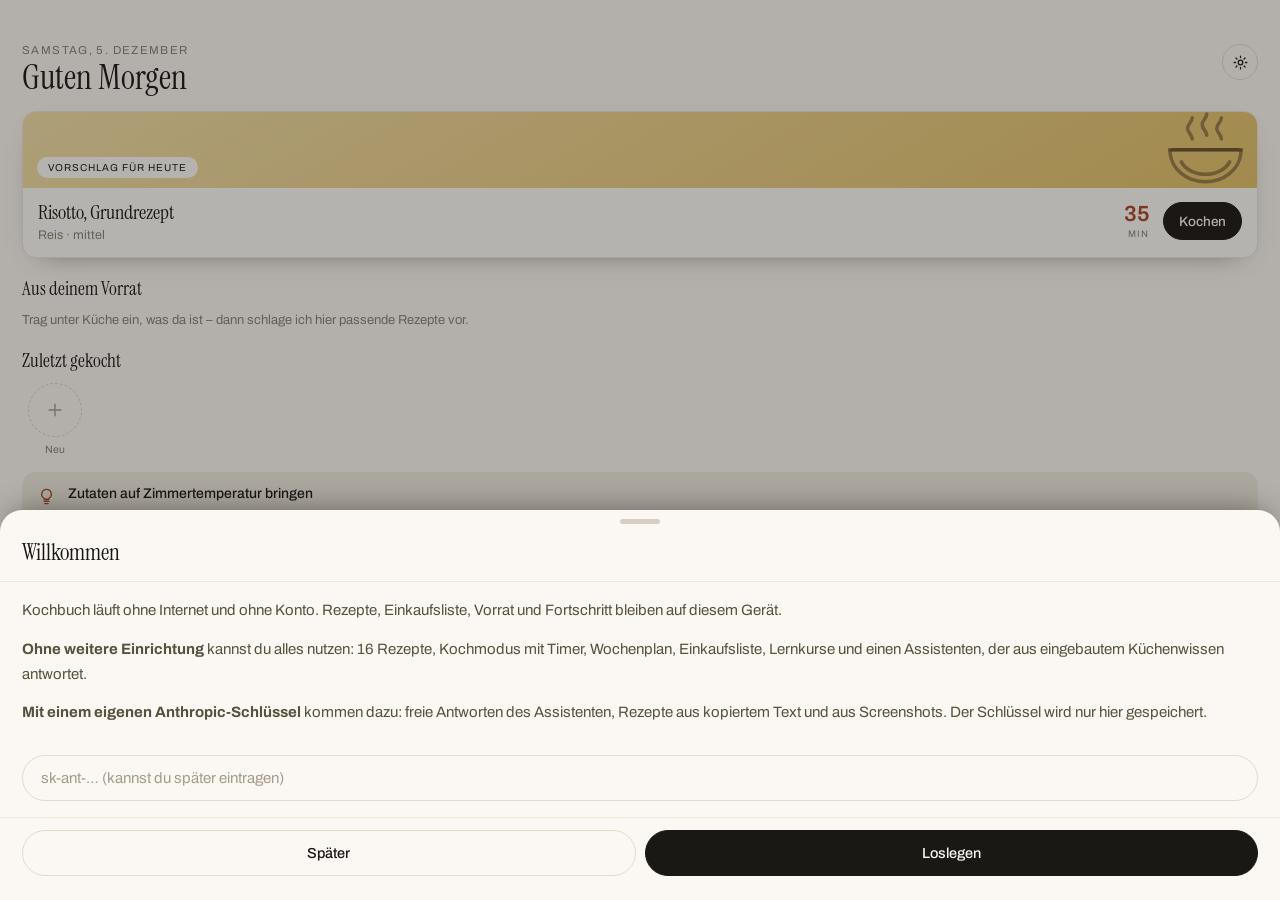
<file: kochbuch.html>
<!DOCTYPE html>
<html lang="de">
<head>
<meta charset="UTF-8">
<meta name="viewport" content="width=device-width, initial-scale=1.0, viewport-fit=cover, user-scalable=no">
<title>Kochbuch</title>
<meta name="description" content="Rezepte, Wochenplan, Einkaufsliste, Kochmodus und ein Küchen-Assistent – alles in einer Datei.">
<meta name="theme-color" content="#FBF8F3">
<meta name="apple-mobile-web-app-capable" content="yes">
<meta name="apple-mobile-web-app-status-bar-style" content="default">
<meta name="apple-mobile-web-app-title" content="Kochbuch">
<link rel="apple-touch-icon" href="icon-180.png">
<link rel="icon" href="icon-180.png">
<link rel="preconnect" href="https://fonts.googleapis.com">
<link rel="preconnect" href="https://fonts.gstatic.com" crossorigin>
<link href="https://fonts.googleapis.com/css2?family=Instrument+Serif&family=Archivo:wght@400;500;600&display=swap" rel="stylesheet">
<style>
  /* ===== Farben: hell ist Standard, dunkel folgt dem iPhone oder der Einstellung ===== */
  :root{
    --bg:#FBF8F3; --surface:#FFFDF8; --raised:#F2ECE0;
    --ink:#1A1815; --soft:#58513F; --muted:#8A8175; --faint:#A39A8C;
    --line:#EDE6D9; --line2:#E2DACC; --box:#D8CFC0;
    --accent:#A8452B; --on-accent:#FBF8F3;
    --solid:#1A1815; --on-solid:#FBF8F3;
    --shadow:0 10px 26px -20px rgba(26,24,21,0.8);
    --scrim:rgba(26,24,21,0.32);
  }
  html[data-theme="dark"]{
    --bg:#141210; --surface:#1E1A17; --raised:#241F1B;
    --ink:#F6F1E8; --soft:#D8D1C5; --muted:#8B8175; --faint:#6E655B;
    --line:#26221E; --line2:#34302B; --box:#3A342E;
    --accent:#F0A64B; --on-accent:#241A0C;
    --solid:#F0A64B; --on-solid:#241A0C;
    --shadow:0 10px 26px -20px rgba(0,0,0,0.9);
    --scrim:rgba(8,7,6,0.55);
  }

  *{ box-sizing:border-box; -webkit-tap-highlight-color:transparent; }
  button, .row, .card, .chip, .act{ touch-action:manipulation; }

  /* Alles, was man antippen kann, gibt sofort nach – ohne Warten auf das Neuzeichnen */
  button, .row, .card, .chip, .act, .thumb{
    transition: transform .09s ease-out, opacity .09s ease-out, background-color .12s ease-out, border-color .12s ease-out;
  }
  button:active, .row:active, .act:active{ transform: scale(.975); opacity: .82; }
  .card:active{ transform: scale(.99); }
  .chip:active{ transform: scale(.94); }
  .btn:active, .icon-btn:active, .fab:active{ transform: scale(.94); opacity: .9; }
  @media (prefers-reduced-motion: reduce){
    button, .row, .card, .chip, .act, .thumb, .view, .sheet{ transition: none !important; }
    button:active, .row:active, .card:active, .chip:active, .act:active, .btn:active, .icon-btn:active, .fab:active{ transform: none; }
  }
  html,body{
    margin:0; padding:0; height:100%; overflow:hidden;
    font-family:'Archivo',system-ui,-apple-system,sans-serif;
    color:var(--ink); background:var(--bg);
    -webkit-font-smoothing:antialiased;
  }
  button,input,textarea,select{ font:inherit; color:inherit; }
  button{ background:none; border:none; padding:0; cursor:pointer; }
  .serif{ font-family:'Instrument Serif',Georgia,serif; font-weight:400; }

  .app{ position:relative; height:100vh; height:100dvh; width:100vw; display:flex; flex-direction:column; overflow:hidden; }

  /* ===== Ansichten ===== */
  .views{ flex:1 1 auto; position:relative; overflow:hidden; }
  .view{ position:absolute; inset:0; overflow-y:auto; -webkit-overflow-scrolling:touch; display:none; }
  .view.on{ display:block; animation: rein .18s ease-out; }
  @keyframes rein{ from{ opacity:.3; transform: translateY(6px); } to{ opacity:1; transform:none; } }
  .pad{ padding:0 22px; }
  .top{ padding:max(44px,env(safe-area-inset-top)) 22px 0; }
  .btm{ height:calc(26px + env(safe-area-inset-bottom)); }

  h1.title{ font-family:'Instrument Serif',Georgia,serif; font-weight:400; font-size:34px; line-height:1.05; margin:0; }
  .kicker{ font-size:11.5px; letter-spacing:.12em; text-transform:uppercase; color:var(--muted); }
  .sect{ font-family:'Instrument Serif',Georgia,serif; font-size:19px; margin:18px 0 10px; }
  .lbl{ font-size:10.5px; letter-spacing:.11em; text-transform:uppercase; color:var(--muted); margin:16px 0 7px; }
  .muted{ color:var(--muted); font-size:13px; line-height:1.5; }
  .hint{ font-size:11.5px; color:var(--muted); line-height:1.45; }

  /* ===== Zeit als große Zahl ===== */
  .num{ text-align:right; flex:0 0 auto; }
  .num b{ display:block; font-size:22px; font-weight:600; letter-spacing:-.6px; color:var(--accent); line-height:1.05; }
  .num span{ display:block; font-size:9.5px; letter-spacing:.1em; color:var(--muted); margin-top:3px; }
  .num.plain b{ color:var(--ink); }

  /* ===== Zeilen und Karten ===== */
  .row{ display:flex; align-items:center; gap:15px; padding:14px 0; border-top:1px solid var(--line); width:100%; text-align:left; }
  .row:first-of-type{ border-top:none; }
  .row .grow{ flex:1; min-width:0; }
  .row .nm{ font-family:'Instrument Serif',Georgia,serif; font-size:20px; line-height:1.15; }
  .row .sub{ font-size:12.5px; color:var(--muted); margin-top:5px; }
  .rows{ border-bottom:1px solid var(--line); }
  .rows .row:first-child{ border-top:1px solid var(--line); }

  .thumb{ width:62px; height:62px; border-radius:3px; flex:0 0 62px; display:flex; align-items:center; justify-content:center; background-size:cover; background-position:center; position:relative; }
  .thumb .mine{ position:absolute; top:5px; left:5px; background:var(--surface); color:var(--ink); font-size:9px; letter-spacing:.08em; padding:3px 6px; border-radius:4px; }

  .card{ background:var(--surface); border:1px solid var(--line); border-radius:14px; box-shadow:var(--shadow); overflow:hidden; }

  /* ===== Knöpfe ===== */
  .btn{ display:inline-flex; align-items:center; justify-content:center; gap:8px; height:46px; padding:0 18px; border-radius:23px; border:1px solid var(--line2); background:transparent; color:var(--ink); font-size:14.5px; font-weight:500; }
  .btn:active{ transform:translateY(1px); }
  .btn.solid{ background:var(--solid); color:var(--on-solid); border-color:var(--solid); }
  .btn.accent{ background:var(--accent); color:var(--on-accent); border-color:var(--accent); }
  .btn.big{ height:54px; border-radius:27px; font-size:16px; }
  .btn.wide{ width:100%; }
  .btn.sm{ height:38px; font-size:13.5px; padding:0 15px; }
  .btn[disabled]{ opacity:.45; }
  .btn.ghost{ border-color:transparent; color:var(--accent); }
  .icon-btn{ width:36px; height:36px; border-radius:50%; border:1px solid var(--line2); display:flex; align-items:center; justify-content:center; flex:0 0 36px; }
  .icon-btn.solid{ background:var(--solid); border-color:var(--solid); color:var(--on-solid); }

  .chip{ flex:0 0 auto; border:1px solid var(--line2); border-radius:18px; padding:8px 14px; font-size:13.5px; color:var(--soft); white-space:nowrap; }
  .chip.on{ background:var(--solid); border-color:var(--solid); color:var(--on-solid); }
  .chips{ display:flex; gap:7px; overflow-x:auto; scrollbar-width:none; padding-bottom:2px; }
  .chips::-webkit-scrollbar{ display:none; }
  .chips.wrap{ flex-wrap:wrap; overflow:visible; }

  .tabs{ display:flex; gap:20px; font-size:14px; color:var(--muted); margin-top:14px; }
  .tabs button{ padding-bottom:4px; display:flex; align-items:center; gap:6px; color:inherit; }
  .tabs button.on{ color:var(--ink); font-weight:500; border-bottom:1.5px solid var(--accent); }
  .dot{ width:6px; height:6px; border-radius:50%; background:var(--accent); display:inline-block; }

  /* ===== Formularfelder ===== */
  .field{ width:100%; height:46px; border-radius:23px; border:1px solid var(--line2); background:transparent; padding:0 18px; font-size:15px; outline:none; }
  .field:focus{ border-color:var(--accent); }
  textarea.field{ height:auto; min-height:110px; border-radius:16px; padding:14px 16px; line-height:1.5; resize:vertical; }
  .field::placeholder{ color:var(--faint); }
  .line-field{ width:100%; border:none; border-bottom:1px solid var(--line2); background:transparent; padding:10px 0; font-size:16px; outline:none; }
  .line-field:focus{ border-color:var(--accent); }

  /* ===== Tab-Leiste + Schwebeknopf ===== */
  .tabbar{ flex:0 0 auto; display:flex; border-top:1px solid var(--line2); background:var(--bg); padding:11px 8px calc(14px + env(safe-area-inset-bottom)); }
  .tabbar button{ flex:1; display:flex; flex-direction:column; align-items:center; gap:5px; min-height:44px; color:var(--faint); font-size:10.5px; }
  .tabbar button.on{ color:var(--accent); font-weight:500; }
  .fab{ position:absolute; right:18px; bottom:calc(96px + env(safe-area-inset-bottom)); width:56px; height:56px; border-radius:28px; background:var(--accent); color:var(--on-accent); display:flex; align-items:center; justify-content:center; box-shadow:0 8px 22px -8px rgba(0,0,0,.45); z-index:30; }
  .fab.hide{ display:none; }

  /* ===== Flächen von unten ===== */
  .scrim{ position:fixed; inset:0; background:var(--scrim); z-index:90; display:none; }
  .scrim.on{ display:block; }
  .sheet{ position:fixed; left:0; right:0; bottom:0; max-height:88vh; background:var(--bg); border-radius:22px 22px 0 0; z-index:91; display:none; flex-direction:column; box-shadow:0 -10px 30px -12px rgba(0,0,0,.45); transition: transform .24s cubic-bezier(.22,.7,.3,1); }
  .sheet.on{ display:flex; animation: hoch .26s cubic-bezier(.22,.7,.3,1); }
  @keyframes hoch{ from{ transform: translateY(100%); } to{ transform:none; } }
  .scrim.on{ animation: auf .18s ease-out; }
  @keyframes auf{ from{ opacity:0; } to{ opacity:1; } }
  /* Griff zum Wegschieben: großzügige Trefferfläche, damit der Daumen ihn sicher findet */
  .grip{ width:100%; padding:9px 0 5px; display:flex; justify-content:center; touch-action:none; cursor:grab; }
  .grip::before{ content:''; display:block; width:40px; height:5px; border-radius:3px; background:var(--box); }
  .sheet.zieht{ transition:none; }
  .sheet-head{ padding:8px 22px 14px; display:flex; align-items:baseline; justify-content:space-between; border-bottom:1px solid var(--line); }
  .sheet-head .serif{ font-size:23px; }
  .sheet-body{ flex:1; overflow-y:auto; padding:16px 22px; }
  .sheet-foot{ padding:12px 22px calc(24px + env(safe-area-inset-bottom)); border-top:1px solid var(--line); }

  /* ===== Kochmodus ===== */
  .cook{ position:fixed; inset:0; z-index:80; background:var(--bg); display:none; flex-direction:column; padding:max(44px,env(safe-area-inset-top)) 20px calc(20px + env(safe-area-inset-bottom)); }
  .cook.on{ display:flex; }
  .cook-step{ font-family:'Instrument Serif',Georgia,serif; font-size:clamp(23px,6.4vw,29px); line-height:1.32; }
  .cook-step.wechsel{ animation: rein .2s ease-out; }
  .warte{ margin-top:18px; border-radius:14px; background:var(--raised); padding:13px 15px; animation: rein .25s ease-out; }
  .warte b{ font-weight:600; }
  .plan-bar{ display:flex; gap:3px; }
  .plan-bar i{ height:6px; border-radius:3px; background:var(--line); display:block; }
  .timer-box{ display:flex; align-items:center; gap:14px; background:var(--raised); border-radius:16px; padding:14px 16px; margin-top:22px; }
  .timer-box .t{ font-size:26px; font-weight:600; letter-spacing:-.5px; line-height:1.05; }

  /* ===== Kleinkram ===== */
  .toast{ position:fixed; left:50%; bottom:calc(112px + env(safe-area-inset-bottom)); transform:translateX(-50%) translateY(12px); background:var(--solid); color:var(--on-solid); padding:11px 18px; border-radius:22px; font-size:13.5px; opacity:0; pointer-events:none; transition:opacity .2s,transform .2s; z-index:99; max-width:84vw; text-align:center; }
  .toast.on{ opacity:1; transform:translateX(-50%) translateY(0); }
  .empty{ text-align:center; padding:44px 22px; color:var(--muted); font-size:14px; line-height:1.6; }
  .check{ width:19px; height:19px; border-radius:6px; border:1.5px solid var(--box); flex:0 0 19px; display:flex; align-items:center; justify-content:center; color:transparent; }
  .check.on{ background:var(--accent); border-color:var(--accent); color:var(--on-accent); }
  .strike{ text-decoration:line-through; color:var(--faint); }
  .bar{ height:4px; border-radius:2px; background:var(--line2); overflow:hidden; }
  .bar i{ display:block; height:100%; background:var(--accent); }
  .msg{ max-width:88%; font-size:15px; line-height:1.6; }
  .msg.me{ align-self:flex-end; background:var(--solid); color:var(--on-solid); padding:11px 15px; border-radius:17px 17px 4px 17px; font-size:14.5px; line-height:1.45; }
  .msg b{ font-weight:600; }
  .act{ display:flex; align-items:center; gap:11px; background:var(--raised); border-radius:12px; padding:12px 14px; width:100%; text-align:left; font-size:13.5px; }
  .spin{ display:inline-block; width:14px; height:14px; border:2px solid var(--line2); border-top-color:var(--accent); border-radius:50%; animation:sp .7s linear infinite; }
  @keyframes sp{ to{ transform:rotate(360deg); } }
</style>
</head>
<body>

<div class="app">
  <div class="views">
    <div class="view on" id="vHeute"></div>
    <div class="view" id="vRezepte"></div>
    <div class="view" id="vRezept"></div>
    <div class="view" id="vLernen"></div>
    <div class="view" id="vLektion"></div>
    <div class="view" id="vKueche"></div>
    <div class="view" id="vNeu"></div>
  </div>

  <button class="fab" id="fab" onclick="openAssistant()" aria-label="Assistent">
    <svg width="24" height="24" viewBox="0 0 24 24" fill="none" stroke="currentColor" stroke-width="1.7" stroke-linejoin="round"><path d="M12 3.5l2.1 5.4 5.4 2.1-5.4 2.1L12 18.5l-2.1-5.4L4.5 11l5.4-2.1z"/></svg>
  </button>

  <div class="tabbar" id="tabbar"></div>
</div>

<!-- Kochmodus -->
<div class="cook" id="cook">
  <div id="cookHead"></div>
  <div id="cookPlan"></div>
  <div style="flex:1; display:flex; flex-direction:column; justify-content:center; overflow-y:auto; padding:20px 0;">
    <div class="cook-step" id="cookStep"></div>
    <div id="cookTimer"></div>
  </div>
  <div id="cookFoot"></div>
</div>

<!-- Fläche von unten (Assistent, Filter, Einstellungen, Timer …) -->
<div class="scrim" id="scrim" onclick="closeSheet()"></div>
<div class="sheet" id="sheet">
  <div class="grip"></div>
  <div class="sheet-head" id="sheetHead"></div>
  <div class="sheet-body" id="sheetBody"></div>
  <div class="sheet-foot" id="sheetFoot" style="display:none;"></div>
</div>

<div class="toast" id="toast"></div>
<input type="file" id="filePick" accept="image/*,application/pdf" multiple hidden>
<input type="file" id="jsonPick" accept="application/json,.json" hidden>

<script>
/* ==========================================================================
   DATEN – Rezepte, Tipps, Kurse und Küchenwissen
   ========================================================================== */
const RECIPES = [
{
  id:'aglio', name:'Spaghetti Aglio e Olio', emoji:'🍝', cat:'Pasta', minutes:20, level:'Einfach',
  base:2, diet:'vegan', tags:['Feierabend','5 Zutaten','Vorratskammer'],
  desc:'Das schnellste gute Essen der Welt. Steht und fällt mit einer Sache: Der Knoblauch darf goldgelb werden, niemals braun.',
  ings:[
    {q:200,u:'g',n:'Spaghetti'},
    {q:4,u:'Zehen',n:'Knoblauch',note:'in feine Scheiben geschnitten'},
    {q:6,u:'EL',n:'Olivenöl'},
    {q:1,u:'',n:'getrocknete Chilischote',note:'oder ½ TL Chiliflocken'},
    {q:1,u:'Bund',n:'Petersilie',note:'glatt, fein gehackt'},
    {q:1,u:'Prise',n:'Salz',fix:true},
    {q:1,u:'Prise',n:'schwarzer Pfeffer',fix:true}
  ],
  steps:[
    {t:'Reichlich Wasser aufsetzen und kräftig salzen – es soll nach Meerwasser schmecken. Spaghetti nach Packung al dente kochen.',timer:9},
    {t:'Währenddessen Olivenöl in einer großen Pfanne bei mittlerer Hitze erwärmen. Knoblauchscheiben und zerbröselte Chili hineingeben.'},
    {t:'Knoblauch langsam ziehen lassen, bis er hellgolden ist – etwa 3 Minuten. Sobald er bräunt, wird er bitter: dann Pfanne sofort vom Herd ziehen.',timer:3},
    {t:'Eine Tasse Nudelwasser abschöpfen, bevor du die Pasta abgießt.'},
    {t:'Spaghetti in die Pfanne geben, 4–5 EL Nudelwasser dazu und alles bei hoher Hitze 30 Sekunden schwenken, bis die Sauce cremig an den Nudeln hängt.'},
    {t:'Petersilie unterheben, mit Salz und Pfeffer abschmecken und sofort servieren.'}
  ],
  tips:['Das stärkehaltige Nudelwasser ist die eigentliche Sauce – ohne es bleibt das Öl separat und die Pasta wirkt fettig.']
},
{
  id:'dal', name:'Rotes Linsen-Dal', emoji:'🥘', cat:'Eintopf', minutes:30, level:'Einfach',
  base:4, diet:'vegan', tags:['Meal Prep','Vorratskammer','Eintopf'],
  desc:'Ein Topf, kein Einweichen, fertig in einer halben Stunde. Rote Linsen zerfallen von selbst zu einer sämigen Suppe.',
  ings:[
    {q:250,u:'g',n:'rote Linsen',note:'kalt abgespült'},
    {q:1,u:'',n:'Zwiebel',note:'fein gewürfelt'},
    {q:3,u:'Zehen',n:'Knoblauch',note:'gehackt'},
    {q:20,u:'g',n:'Ingwer',note:'frisch, gerieben'},
    {q:2,u:'TL',n:'Kreuzkümmel, gemahlen'},
    {q:2,u:'TL',n:'Kurkuma'},
    {q:1,u:'TL',n:'Garam Masala'},
    {q:1,u:'Dose',n:'gehackte Tomaten',note:'400 g'},
    {q:400,u:'ml',n:'Kokosmilch'},
    {q:600,u:'ml',n:'Gemüsebrühe'},
    {q:2,u:'EL',n:'Öl',fix:true},
    {q:1,u:'',n:'Limette',note:'Saft davon'}
  ],
  steps:[
    {t:'Öl im Topf erhitzen. Zwiebel bei mittlerer Hitze 5 Minuten glasig dünsten, dann Knoblauch und Ingwer 1 Minute mitbraten.',timer:5},
    {t:'Kreuzkümmel, Kurkuma und Garam Masala dazugeben und 30 Sekunden im Fett rösten, bis es kräftig duftet. Das ist der Schritt, der aus Pulver Geschmack macht.'},
    {t:'Tomaten, Kokosmilch, Brühe und Linsen dazugeben, aufkochen, dann Hitze reduzieren.'},
    {t:'Offen 20 Minuten leise köcheln lassen, ab und zu umrühren, bis die Linsen zerfallen sind.',timer:20},
    {t:'Mit Limettensaft und Salz abschmecken. Die Säure ganz am Ende hebt das ganze Gericht.'}
  ],
  tips:['Dal wird über Nacht dicker. Beim Aufwärmen einfach einen Schluck Wasser oder Brühe einrühren.']
},
{
  id:'ofengemuese', name:'Ofengemüse mit Feta', emoji:'🫑', cat:'Ofen', minutes:45, level:'Einfach',
  base:3, diet:'veg', tags:['Ein Blech','Vegetarisch','Meal Prep'],
  desc:'Ein Blech, kaum Arbeit, viel Röstaroma. Der Trick ist Platz: Gemüse, das sich stapelt, dämpft statt zu rösten.',
  ings:[
    {q:400,u:'g',n:'Kartoffeln',note:'festkochend, in 2-cm-Würfeln'},
    {q:2,u:'',n:'Paprika',note:'in breite Streifen geschnitten'},
    {q:1,u:'',n:'Zucchini',note:'in dicke Halbmonde'},
    {q:1,u:'',n:'rote Zwiebel',note:'in Spalten'},
    {q:200,u:'g',n:'Kirschtomaten'},
    {q:200,u:'g',n:'Feta'},
    {q:4,u:'EL',n:'Olivenöl'},
    {q:2,u:'TL',n:'getrockneter Oregano'},
    {q:1,u:'TL',n:'geräuchertes Paprikapulver'}
  ],
  steps:[
    {t:'Ofen auf 210 °C Ober-/Unterhitze vorheizen (Umluft 190 °C). Blech mit Backpapier auslegen.'},
    {t:'Kartoffeln mit der Hälfte des Öls, Oregano, Paprikapulver und Salz mischen und mit Abstand auf dem Blech verteilen. 15 Minuten vorbacken – sie brauchen den Vorsprung.',timer:15},
    {t:'Paprika, Zucchini und Zwiebel mit dem restlichen Öl mischen, zum Blech geben und alles wieder auseinanderschieben. Weitere 15 Minuten backen.',timer:15},
    {t:'Tomaten dazugeben, Feta in groben Stücken darüberbröseln. Nochmals 10 Minuten backen, bis der Feta Farbe nimmt.',timer:10},
    {t:'Mit Pfeffer und einem Spritzer Zitrone servieren.'}
  ],
  tips:['Lieber zwei Bleche als eins zu voll. Auf einem überladenen Blech entsteht Dampf, und Dampf verhindert Bräunung.']
},
{
  id:'ruehrei', name:'Cremiges Rührei', emoji:'🍳', cat:'Frühstück', minutes:10, level:'Einfach',
  base:2, diet:'veg', tags:['Frühstück','Technik','5 Zutaten'],
  desc:'Rührei wird nicht durch Zutaten besser, sondern durch niedrige Hitze und Geduld.',
  ings:[
    {q:4,u:'',n:'Eier'},
    {q:20,u:'g',n:'Butter'},
    {q:1,u:'EL',n:'Crème fraîche',note:'optional, für extra Cremigkeit'},
    {q:1,u:'Prise',n:'Salz',fix:true},
    {q:1,u:'Bund',n:'Schnittlauch',note:'in Röllchen'}
  ],
  steps:[
    {t:'Eier in einer Schüssel gründlich verquirlen, bis Eiweiß und Eigelb vollständig verbunden sind. Noch nicht salzen.'},
    {t:'Butter in einer beschichteten Pfanne bei niedriger Hitze schmelzen – sie soll schäumen, nicht bräunen.'},
    {t:'Eier hineingeben und mit einem Teigschaber langsam vom Rand zur Mitte schieben. Immer wieder die Pfanne kurz vom Herd nehmen.',timer:4},
    {t:'Vom Herd nehmen, wenn das Ei noch leicht glänzt und feuchter aussieht, als du es haben willst – es gart nach.'},
    {t:'Crème fraîche unterrühren, salzen, Schnittlauch darüber und sofort servieren.'}
  ],
  tips:['Salz vorher entzieht dem Ei Wasser und macht es wässrig. Immer erst am Ende salzen.']
},
{
  id:'kuerbissuppe', name:'Kürbissuppe mit Ingwer', emoji:'🎃', cat:'Suppe', minutes:35, level:'Einfach',
  base:4, diet:'veg', tags:['Herbst','Suppe','Meal Prep'],
  desc:'Hokkaido muss nicht geschält werden – das spart die halbe Arbeit und die Schale gibt Farbe.',
  ings:[
    {q:1,u:'',n:'Hokkaido-Kürbis',note:'ca. 1 kg, entkernt, gewürfelt'},
    {q:1,u:'',n:'Zwiebel',note:'gewürfelt'},
    {q:20,u:'g',n:'Ingwer',note:'gerieben'},
    {q:1,u:'',n:'Kartoffel',note:'mehligkochend, gewürfelt'},
    {q:800,u:'ml',n:'Gemüsebrühe'},
    {q:150,u:'ml',n:'Sahne',note:'oder Kokosmilch'},
    {q:2,u:'EL',n:'Öl',fix:true},
    {q:1,u:'EL',n:'Apfelessig'},
    {q:2,u:'EL',n:'Kürbiskerne',note:'zum Bestreuen'}
  ],
  steps:[
    {t:'Öl im großen Topf erhitzen, Zwiebel 5 Minuten anschwitzen, Ingwer kurz mitbraten.',timer:5},
    {t:'Kürbis und Kartoffel dazugeben und 3 Minuten mitbraten – etwas Farbe am Boden ist erwünscht.'},
    {t:'Mit Brühe ablöschen und dabei den Bratensatz vom Boden lösen. Aufkochen und 20 Minuten köcheln, bis alles weich ist.',timer:20},
    {t:'Sahne zugeben und fein pürieren, bis die Suppe völlig glatt ist.'},
    {t:'Mit Salz, Pfeffer und Apfelessig abschmecken. Kürbiskerne in einer trockenen Pfanne rösten und darüberstreuen.'}
  ],
  tips:['Pürierte Suppen wirken oft flach. Ein Schuss Säure – Essig oder Zitrone – ganz zum Schluss macht sie wach.']
},
{
  id:'curry', name:'Hähnchen-Curry', emoji:'🍛', cat:'Pfanne', minutes:35, level:'Mittel',
  base:4, diet:'fleisch', tags:['Familie','Meal Prep'],
  desc:'Cremiges Curry mit Kokosmilch. Das Hähnchen kommt spät dazu, damit es saftig bleibt.',
  ings:[
    {q:600,u:'g',n:'Hähnchenbrust',note:'in mundgerechten Stücken'},
    {q:2,u:'EL',n:'rote Currypaste'},
    {q:1,u:'',n:'Zwiebel',note:'in Streifen'},
    {q:2,u:'Zehen',n:'Knoblauch',note:'gehackt'},
    {q:1,u:'',n:'Paprika',note:'in Streifen'},
    {q:200,u:'g',n:'Zuckerschoten',note:'oder Brokkoliröschen'},
    {q:400,u:'ml',n:'Kokosmilch'},
    {q:1,u:'EL',n:'Fischsauce',note:'oder Sojasauce'},
    {q:1,u:'TL',n:'brauner Zucker'},
    {q:1,u:'',n:'Limette',note:'Saft davon'},
    {q:2,u:'EL',n:'Öl',fix:true},
    {q:250,u:'g',n:'Reis',note:'als Beilage'}
  ],
  steps:[
    {t:'Reis nach Packungsanweisung aufsetzen.'},
    {t:'Öl in einer weiten Pfanne stark erhitzen. Hähnchen portionsweise scharf anbraten, bis es außen Farbe hat, dann herausnehmen. Nicht durchgaren.',timer:5},
    {t:'Hitze reduzieren, Zwiebel und Knoblauch anbraten, Currypaste dazugeben und 1 Minute im Fett rösten.'},
    {t:'Mit Kokosmilch ablöschen, Fischsauce und Zucker einrühren und 5 Minuten leise köcheln lassen.',timer:5},
    {t:'Paprika und Zuckerschoten zugeben, 4 Minuten garen – sie sollen Biss behalten.',timer:4},
    {t:'Hähnchen mit dem ausgetretenen Saft zurück in die Pfanne, 3 Minuten fertig garen.',timer:3},
    {t:'Vom Herd nehmen, Limettensaft einrühren, abschmecken und mit Reis servieren.'}
  ],
  tips:['Currypaste im Fett anrösten statt in Flüssigkeit einrühren – die Aromen sind fettlöslich und entfalten sich erst dann.']
},
{
  id:'tomatensauce', name:'Tomatensauce, Grundrezept', emoji:'🍅', cat:'Grundrezept', minutes:40, level:'Einfach',
  base:4, diet:'vegan', tags:['Grundrezept','Vorratskammer','Einfrieren'],
  desc:'Die Basis für Pasta, Pizza, Auflauf und Schichtgerichte. Drei Zutaten, viel Zeit, kein Stress.',
  ings:[
    {q:2,u:'Dosen',n:'ganze Tomaten',note:'je 400 g, San Marzano wenn möglich'},
    {q:1,u:'',n:'Zwiebel',note:'halbiert, nicht gehackt'},
    {q:3,u:'Zehen',n:'Knoblauch',note:'leicht angedrückt'},
    {q:60,u:'g',n:'Butter',note:'oder 4 EL Olivenöl'},
    {q:1,u:'Prise',n:'Zucker',fix:true},
    {q:1,u:'Handvoll',n:'Basilikum',note:'erst am Ende'}
  ],
  steps:[
    {t:'Tomaten mit den Händen in einem Topf zerdrücken oder grob mit der Schere zerteilen.'},
    {t:'Butter, Zwiebelhälften und Knoblauch dazugeben, salzen und aufkochen.'},
    {t:'Bei kleiner Hitze 35 Minuten offen köcheln lassen, gelegentlich umrühren. Die Sauce ist fertig, wenn sich das Fett rot am Rand absetzt.',timer:35},
    {t:'Zwiebel und Knoblauch herausnehmen. Mit Salz und einer Prise Zucker abschmecken, Basilikum einreißen.'}
  ],
  tips:['Die doppelte Menge kochen und portionsweise einfrieren. Aufgetaut ist sie in fünf Minuten ein Abendessen.']
},
{
  id:'pfannkuchen', name:'Pfannkuchen', emoji:'🥞', cat:'Süßes', minutes:25, level:'Einfach',
  base:4, diet:'veg', tags:['Familie','Kinder','Süßes'],
  desc:'Ein Teig, süß oder herzhaft. Die Ruhezeit ist der einzige Schritt, den man nicht überspringen sollte.',
  ings:[
    {q:250,u:'g',n:'Mehl',note:'Type 405'},
    {q:500,u:'ml',n:'Milch'},
    {q:4,u:'',n:'Eier'},
    {q:1,u:'Prise',n:'Salz',fix:true},
    {q:1,u:'EL',n:'Zucker'},
    {q:30,u:'g',n:'Butter',note:'zum Ausbacken',fix:true}
  ],
  steps:[
    {t:'Mehl, Salz und Zucker in einer Schüssel mischen. Eier und die Hälfte der Milch dazugeben und glattrühren – erst dann die restliche Milch einrühren. So gibt es keine Klumpen.'},
    {t:'Teig 20 Minuten ruhen lassen. Das Mehl saugt die Flüssigkeit auf und der Pfannkuchen wird zarter.',timer:20},
    {t:'Etwas Butter in einer beschichteten Pfanne bei mittlerer Hitze schmelzen. Eine kleine Kelle Teig hineingeben und durch Schwenken dünn verteilen.'},
    {t:'2 Minuten backen, bis der Rand sich löst und die Oberseite matt ist, dann wenden und 1 Minute fertig backen.',timer:2},
    {t:'Fertige Pfannkuchen auf einem Teller im Ofen bei 60 °C warm halten.'}
  ],
  tips:['Ist der erste Pfannkuchen misslungen, ist das normal – er kalibriert die Pfannentemperatur. Ab dem zweiten passt es.']
},
{
  id:'risotto', name:'Risotto, Grundrezept', emoji:'🍚', cat:'Grundrezept', minutes:35, level:'Mittel',
  base:3, diet:'veg', tags:['Grundrezept','Technik'],
  desc:'Risotto braucht keine Zauberei, aber Aufmerksamkeit: heiße Brühe, ständiges Rühren, und am Ende kalte Butter.',
  ings:[
    {q:300,u:'g',n:'Risottoreis',note:'Arborio oder Carnaroli'},
    {q:1,u:'',n:'Schalotte',note:'sehr fein gewürfelt'},
    {q:150,u:'ml',n:'Weißwein',note:'trocken'},
    {q:1,u:'l',n:'Gemüsebrühe',note:'heiß gehalten'},
    {q:60,u:'g',n:'Butter',note:'kalt, gewürfelt'},
    {q:60,u:'g',n:'Parmesan',note:'frisch gerieben'},
    {q:2,u:'EL',n:'Olivenöl',fix:true}
  ],
  steps:[
    {t:'Brühe in einem Topf heiß halten – kalte Brühe stoppt den Garprozess jedes Mal.'},
    {t:'Olivenöl erhitzen, Schalotte glasig dünsten, ohne Farbe zu nehmen.',timer:4},
    {t:'Reis dazugeben und 2 Minuten rühren, bis die Körner glasig sind und leicht knistern.',timer:2},
    {t:'Mit Wein ablöschen und rühren, bis er fast vollständig eingekocht ist.'},
    {t:'Eine Kelle heiße Brühe zugeben, rühren, bis sie aufgesogen ist – dann die nächste. So etwa 18 Minuten weiter.',timer:18},
    {t:'Wenn der Reis außen weich und innen noch minimal fest ist: Topf vom Herd, kalte Butter und Parmesan kräftig einrühren. Zugedeckt 2 Minuten ruhen lassen.',timer:2},
    {t:'Abschmecken. Das Risotto soll auf dem Teller leicht fließen, nicht stehen.'}
  ],
  tips:['Der letzte Schritt heißt „mantecare“: kalte Butter außerhalb der Hitze einrühren. Das macht die Bindung cremig statt fettig.']
},
{
  id:'kartoffelsalat', name:'Kartoffelsalat mit Brühe', emoji:'🥔', cat:'Salat', minutes:40, level:'Einfach',
  base:4, diet:'vegan', tags:['Beilage','Klassiker','Vorbereiten'],
  desc:'Die süddeutsche Variante ohne Mayonnaise: warme Kartoffeln saugen die Brühe auf und werden dadurch würzig bis in die Mitte.',
  ings:[
    {q:1,u:'kg',n:'Kartoffeln',note:'festkochend'},
    {q:250,u:'ml',n:'Gemüsebrühe',note:'heiß'},
    {q:1,u:'',n:'Zwiebel',note:'sehr fein gewürfelt'},
    {q:3,u:'EL',n:'Weißweinessig'},
    {q:1,u:'TL',n:'mittelscharfer Senf'},
    {q:4,u:'EL',n:'Sonnenblumenöl'},
    {q:1,u:'Bund',n:'Schnittlauch'}
  ],
  steps:[
    {t:'Kartoffeln mit Schale in Salzwasser garen, bis ein Messer ohne Widerstand hineingleitet – etwa 25 Minuten je nach Größe.',timer:25},
    {t:'Kartoffeln abgießen, kurz ausdampfen lassen und noch heiß pellen. Heiß saugen sie die Marinade auf, kalt nicht mehr.'},
    {t:'In Scheiben schneiden und in eine Schüssel schichten.'},
    {t:'Heiße Brühe mit Zwiebel, Essig, Senf, Salz und Pfeffer verrühren und über die warmen Kartoffeln gießen.'},
    {t:'Vorsichtig mischen und 20 Minuten ziehen lassen, dann Öl und Schnittlauch unterheben.',timer:20},
    {t:'Vor dem Servieren nochmals abschmecken – Kartoffeln schlucken erstaunlich viel Salz.'}
  ],
  tips:['Salat lauwarm servieren. Direkt aus dem Kühlschrank schmeckt er halb so intensiv, weil Kälte Aromen dämpft.']
},
{
  id:'chili', name:'Chili sin Carne', emoji:'🌶️', cat:'Eintopf', minutes:50, level:'Einfach',
  base:5, diet:'vegan', tags:['Meal Prep','Gäste','Eintopf'],
  desc:'Sättigend, würzig und am zweiten Tag noch besser. Kakao und Zimt klingen seltsam, geben aber Tiefe.',
  ings:[
    {q:2,u:'',n:'Zwiebeln',note:'gewürfelt'},
    {q:3,u:'Zehen',n:'Knoblauch'},
    {q:2,u:'',n:'Paprika',note:'gewürfelt'},
    {q:1,u:'Dose',n:'Kidneybohnen',note:'400 g, abgespült'},
    {q:1,u:'Dose',n:'schwarze Bohnen',note:'400 g, abgespült'},
    {q:1,u:'Dose',n:'Mais',note:'300 g'},
    {q:2,u:'Dosen',n:'gehackte Tomaten',note:'je 400 g'},
    {q:150,u:'g',n:'Sojaschnetzel',note:'oder 200 g Walnüsse, grob gehackt'},
    {q:2,u:'TL',n:'Kreuzkümmel'},
    {q:2,u:'TL',n:'geräuchertes Paprikapulver'},
    {q:1,u:'TL',n:'Kakaopulver'},
    {q:1,u:'Prise',n:'Zimt',fix:true},
    {q:2,u:'EL',n:'Öl',fix:true}
  ],
  steps:[
    {t:'Öl erhitzen, Zwiebeln 6 Minuten braten, bis sie deutlich Farbe nehmen. Diese Bräunung ist die Geschmacksgrundlage.',timer:6},
    {t:'Knoblauch und Paprika zugeben, 3 Minuten mitbraten.'},
    {t:'Gewürze, Kakao und Zimt einstreuen und 1 Minute rösten.'},
    {t:'Tomaten, Sojaschnetzel und 200 ml Wasser zugeben, aufkochen, dann 25 Minuten leise köcheln.',timer:25},
    {t:'Bohnen und Mais unterrühren und weitere 10 Minuten ziehen lassen.',timer:10},
    {t:'Kräftig abschmecken: Salz, Pfeffer, etwas Essig oder Limette. Mit Reis, Brot oder Ofenkartoffel servieren.'}
  ],
  tips:['Über Nacht im Kühlschrank verbinden sich die Aromen. Chili ist eines der wenigen Gerichte, die aufgewärmt besser sind.']
},
{
  id:'steak', name:'Steak richtig braten', emoji:'🥩', cat:'Technik', minutes:25, level:'Mittel',
  base:2, diet:'fleisch', tags:['Technik','Gäste'],
  desc:'Kein Rezept, sondern eine Methode. Wer diese vier Regeln einhält, braucht nie wieder ein zähes Steak zu essen.',
  ings:[
    {q:2,u:'',n:'Rumpsteaks',note:'je ca. 250 g, mindestens 3 cm dick'},
    {q:2,u:'EL',n:'hoch erhitzbares Öl',note:'Raps oder Sonnenblume',fix:true},
    {q:30,u:'g',n:'Butter'},
    {q:2,u:'Zweige',n:'Thymian'},
    {q:2,u:'Zehen',n:'Knoblauch',note:'angedrückt'},
    {q:1,u:'Prise',n:'grobes Salz',fix:true}
  ],
  steps:[
    {t:'Steaks 45 Minuten vor dem Braten aus dem Kühlschrank nehmen und trocken tupfen. Zimmerwarmes, trockenes Fleisch bräunt gleichmäßig.'},
    {t:'Pfanne aus Edelstahl oder Guss stark erhitzen, bis das Öl beim Einlaufen sofort schlieren zieht.'},
    {t:'Steaks einlegen und 2–3 Minuten nicht bewegen. Erst wenn sich die Kruste gebildet hat, lösen sie sich von selbst.',timer:3},
    {t:'Wenden, Butter, Thymian und Knoblauch zugeben und das Fleisch 1–2 Minuten mit der schäumenden Butter übergießen (arrosieren).',timer:2},
    {t:'Kerntemperatur prüfen: 52 °C medium rare, 56 °C medium, 62 °C durch.'},
    {t:'Steaks auf ein Brett legen und 5 Minuten ruhen lassen. Erst danach salzen und quer zur Faser aufschneiden.',timer:5}
  ],
  tips:['Ruhen lassen ist kein Luxus: Ohne Ruhezeit läuft der Fleischsaft beim Anschneiden aufs Brett statt im Steak zu bleiben.']
},
{
  id:'brot', name:'Brot ohne Kneten', emoji:'🍞', cat:'Backen', minutes:75, level:'Mittel',
  base:1, diet:'vegan', tags:['Backen','Über Nacht','4 Zutaten'],
  desc:'Zwölf Stunden Wartezeit, fünf Minuten Arbeit. Die Zeit übernimmt, was sonst die Knetmaschine tut.',
  ings:[
    {q:500,u:'g',n:'Weizenmehl',note:'Type 550'},
    {q:400,u:'ml',n:'Wasser',note:'lauwarm'},
    {q:2,u:'g',n:'Trockenhefe',note:'etwa ½ TL'},
    {q:12,u:'g',n:'Salz'}
  ],
  steps:[
    {t:'Alle Zutaten in einer Schüssel mit einem Löffel zu einem klebrigen, zottigen Teig verrühren. Nicht kneten.'},
    {t:'Zugedeckt 12–16 Stunden bei Zimmertemperatur gehen lassen. Der Teig ist fertig, wenn er Blasen wirft und sich verdoppelt hat.'},
    {t:'Teig auf eine gut bemehlte Fläche geben, von allen vier Seiten zur Mitte falten und zu einer Kugel formen. 30 Minuten ruhen lassen.',timer:30},
    {t:'Gusseisentopf mit Deckel im Ofen auf 250 °C aufheizen – mindestens 30 Minuten, der Topf muss richtig heiß sein.',timer:30},
    {t:'Teig in den heißen Topf setzen, Deckel drauf, 30 Minuten backen.',timer:30},
    {t:'Deckel abnehmen und weitere 15 Minuten backen, bis die Kruste dunkelbraun ist.',timer:15},
    {t:'Auf einem Gitter vollständig auskühlen lassen – warm angeschnitten wird die Krume klitschig.'}
  ],
  tips:['Der geschlossene Topf hält den Dampf im Brot. Genau das macht in Profiöfen der Schwadenknopf.']
},
{
  id:'schokokuchen', name:'Schokoladenkuchen', emoji:'🍫', cat:'Backen', minutes:55, level:'Einfach',
  base:12, diet:'veg', tags:['Backen','Kuchen','Gäste'],
  desc:'Saftig, ohne Schnickschnack, in einer Schüssel gerührt. Heißer Kaffee im Teig verstärkt den Kakao, ohne zu schmecken.',
  ings:[
    {q:200,u:'g',n:'Mehl'},
    {q:250,u:'g',n:'Zucker'},
    {q:60,u:'g',n:'Backkakao'},
    {q:1,u:'TL',n:'Natron'},
    {q:1,u:'TL',n:'Backpulver'},
    {q:2,u:'',n:'Eier'},
    {q:180,u:'ml',n:'Buttermilch'},
    {q:120,u:'ml',n:'neutrales Öl'},
    {q:150,u:'ml',n:'heißer Kaffee',note:'oder heißes Wasser'},
    {q:1,u:'Prise',n:'Salz',fix:true}
  ],
  steps:[
    {t:'Ofen auf 175 °C Ober-/Unterhitze vorheizen, eine 24-cm-Springform fetten und mit Backpapier auslegen.'},
    {t:'Alle trockenen Zutaten in einer großen Schüssel verrühren und Klumpen aus dem Kakao zerdrücken.'},
    {t:'Eier, Buttermilch und Öl zugeben und nur so lange rühren, bis kein Mehl mehr sichtbar ist. Zu langes Rühren macht den Kuchen zäh.'},
    {t:'Heißen Kaffee unterrühren – der Teig wird sehr flüssig, das ist richtig so.'},
    {t:'In die Form gießen und 35–40 Minuten backen.',timer:38},
    {t:'Stäbchenprobe: Es soll mit feuchten Krümeln herauskommen, nicht sauber. In der Form 15 Minuten abkühlen lassen, dann stürzen.',timer:15}
  ],
  tips:['Natron braucht eine Säure zum Reagieren – hier die Buttermilch. Beides gegen etwas anderes zu tauschen kippt das Triebmittel.']
},
{
  id:'reispfanne', name:'Gebratener Reis (Resteverwertung)', emoji:'🍱', cat:'Pfanne', minutes:15, level:'Einfach',
  base:2, diet:'veg', tags:['Reste','Feierabend','15 Minuten'],
  desc:'Das beste Rezept für übrig gebliebenen Reis vom Vortag. Frischer Reis funktioniert hier nicht.',
  ings:[
    {q:400,u:'g',n:'gekochter Reis',note:'vom Vortag, kalt'},
    {q:2,u:'',n:'Eier',note:'verquirlt'},
    {q:1,u:'',n:'Karotte',note:'fein gewürfelt'},
    {q:100,u:'g',n:'Erbsen',note:'tiefgekühlt'},
    {q:2,u:'',n:'Frühlingszwiebeln',note:'in Ringen'},
    {q:2,u:'Zehen',n:'Knoblauch',note:'gehackt'},
    {q:2,u:'EL',n:'Sojasauce'},
    {q:1,u:'TL',n:'Sesamöl'},
    {q:2,u:'EL',n:'neutrales Öl',fix:true}
  ],
  steps:[
    {t:'Reis mit den Fingern auflockern, damit keine Klumpen bleiben.'},
    {t:'Öl in einer weiten Pfanne stark erhitzen. Ei hineingeben, stocken lassen, grob zerteilen und herausnehmen.'},
    {t:'Karotte 2 Minuten braten, Knoblauch und Erbsen dazugeben.',timer:2},
    {t:'Reis zugeben, flach drücken und 1 Minute liegen lassen, bevor du umrührst – so entstehen geröstete Stellen.',timer:1},
    {t:'Ei zurück in die Pfanne, mit Sojasauce und Sesamöl abschmecken, Frühlingszwiebeln unterheben und sofort servieren.'}
  ],
  tips:['Kalter Reis ist trockener und fällt in Körner auseinander. Frisch gekochter Reis dämpft in der Pfanne und wird matschig.']
},
{
  id:'griechischer', name:'Griechischer Salat', emoji:'🥗', cat:'Salat', minutes:15, level:'Einfach',
  base:3, diet:'veg', tags:['Sommer','Ohne Kochen','15 Minuten'],
  desc:'Kein Blattsalat, kein Dressing aus der Flasche. Gutes Olivenöl und reife Tomaten machen die ganze Arbeit.',
  ings:[
    {q:500,u:'g',n:'Tomaten',note:'reif, in groben Stücken'},
    {q:1,u:'',n:'Salatgurke',note:'geschält, in dicken Halbmonden'},
    {q:1,u:'',n:'rote Zwiebel',note:'in feinen Ringen'},
    {q:200,u:'g',n:'Feta',note:'am Stück'},
    {q:80,u:'g',n:'Kalamata-Oliven'},
    {q:5,u:'EL',n:'Olivenöl',note:'gutes, fruchtiges'},
    {q:1,u:'TL',n:'getrockneter Oregano'},
    {q:1,u:'EL',n:'Rotweinessig'}
  ],
  steps:[
    {t:'Zwiebelringe 10 Minuten in kaltem Wasser einweichen – das nimmt ihnen die Schärfe.',timer:10},
    {t:'Tomaten und Gurke in eine Schüssel geben, salzen und 5 Minuten stehen lassen.',timer:5},
    {t:'Abgetropfte Zwiebeln und Oliven untermischen, mit Essig und Olivenöl beträufeln.'},
    {t:'Feta im Ganzen obenauf legen, mit Oregano bestreuen und mit etwas Öl beträufeln. Erst am Tisch zerteilen.'}
  ],
  tips:['Tomaten nie im Kühlschrank lagern. Unter 12 °C bauen sie ihre Aromastoffe ab und kommen nicht zurück.']
}
];

const TIPS = [
{cat:'Technik', t:'Die Pfanne muss heiß sein, bevor das Fett hineinkommt',
 b:'Öl in einer kalten Pfanne zieht sich in die Poren des Materials und beginnt zu verharzen. Erst die leere Pfanne erhitzen, dann Fett zugeben, dann das Gargut – so klebt kaum etwas an.'},
{cat:'Technik', t:'Fleisch nicht bewegen, solange es klebt',
 b:'Ein Stück Fleisch löst sich von selbst von der Pfanne, sobald die Kruste fertig ist. Wer vorher schiebt und wendet, reißt die Kruste ab.'},
{cat:'Technik', t:'Der Pfanne Platz lassen',
 b:'Zu viel auf einmal senkt die Temperatur, es tritt Wasser aus und das Gargut dünstet statt zu braten. Lieber in zwei Durchgängen anbraten.'},
{cat:'Würzen', t:'Salz in Schichten, nicht am Ende',
 b:'Wer während des Kochens mehrmals leicht salzt, würzt jede Zutat von innen. Alles Salz zum Schluss legt sich nur oben drauf und schmeckt schärfer.'},
{cat:'Würzen', t:'Säure ist der häufigste fehlende Baustein',
 b:'Wenn ein Gericht „irgendwie flach“ schmeckt, fehlt meistens nicht Salz, sondern Säure. Ein Spritzer Zitrone oder Essig macht Suppen, Eintöpfe und Saucen sofort lebendiger.'},
{cat:'Würzen', t:'Getrocknete Gewürze früh, frische Kräuter spät',
 b:'Getrocknete Gewürze brauchen Hitze und Fett, um ihr Aroma abzugeben. Frische Kräuter verlieren es dabei – die kommen erst nach dem Herd dazu.'},
{cat:'Würzen', t:'Fett trägt Geschmack',
 b:'Viele Aromastoffe sind fettlöslich, nicht wasserlöslich. Gewürze kurz im Öl anrösten statt in Wasser oder Brühe einzurühren.'},
{cat:'Messer', t:'Ein stumpfes Messer ist gefährlicher als ein scharfes',
 b:'Stumpfe Klingen rutschen ab, statt zu schneiden. Wer ein Messer regelmäßig am Wetzstahl abzieht, arbeitet sicherer und schneller.'},
{cat:'Messer', t:'Die Krallenhaltung',
 b:'Fingerkuppen der Halte-Hand einziehen, Fingerknöchel führen die Klingenseite. Das Messer kann dann gar nicht in die Finger geraten.'},
{cat:'Messer', t:'Ein feuchtes Tuch unter das Brett',
 b:'Ein rutschendes Schneidbrett ist eine der häufigsten Ursachen für Schnittverletzungen. Ein angefeuchtetes Küchentuch darunter fixiert es sofort.'},
{cat:'Nudeln', t:'Salzen wie Meerwasser',
 b:'Etwa 10 g Salz auf 1 Liter Wasser. Es ist der einzige Moment, in dem die Nudel selbst gewürzt wird – später nimmt sie kein Salz mehr auf.'},
{cat:'Nudeln', t:'Kein Öl ins Nudelwasser',
 b:'Öl schwimmt oben und verhindert nichts. Schlimmer noch: Es legt sich beim Abgießen um die Nudeln, und die Sauce hält dann nicht mehr.'},
{cat:'Nudeln', t:'Immer eine Tasse Nudelwasser aufheben',
 b:'Die gelöste Stärke bindet Fett und Wasser zu einer Sauce, die an der Pasta haftet. Ohne sie bleibt selbst eine gute Sauce im Teller zurück.'},
{cat:'Vorrat', t:'Kartoffeln und Zwiebeln getrennt lagern',
 b:'Zwiebeln geben Feuchtigkeit und Gase ab, die Kartoffeln schneller keimen lassen. Beide dunkel, kühl und luftig, aber nicht nebeneinander.'},
{cat:'Vorrat', t:'Tomaten, Basilikum und Brot gehören nicht in den Kühlschrank',
 b:'Tomaten verlieren unter 12 °C ihr Aroma, Basilikum bekommt schwarze Blätter, und Brot wird im Kühlschrank schneller altbacken als bei Zimmertemperatur.'},
{cat:'Vorrat', t:'Kräuter wie einen Blumenstrauß behandeln',
 b:'Petersilie, Koriander und Minze halten sich über eine Woche, wenn man die Stiele anschneidet und sie in ein Glas Wasser stellt, locker mit einer Tüte abgedeckt.'},
{cat:'Backen', t:'Zutaten auf Zimmertemperatur bringen',
 b:'Kalte Eier und kalte Butter verbinden sich nicht zu einer stabilen Emulsion – der Teig gerinnt und wird nach dem Backen dicht.'},
{cat:'Backen', t:'Rührteig nur bis zur Vermischung rühren',
 b:'Jede zusätzliche Umdrehung baut mehr Gluten auf. Bei Kuchen und Muffins bedeutet das zäh statt locker. Ein paar Mehlspuren dürfen bleiben.'},
{cat:'Backen', t:'Mehl wiegen, nicht in Tassen messen',
 b:'Je nachdem, wie fest man schöpft, passen 120 bis 160 g Mehl in dieselbe Tasse. Beim Backen entscheidet dieser Unterschied über das Ergebnis.'},
{cat:'Reste', t:'Gemüsereste einfrieren statt wegwerfen',
 b:'Schalen, Strünke und Zwiebelenden in eine Tüte im Gefrierfach sammeln. Wenn sie voll ist: mit Wasser aufsetzen, 45 Minuten köcheln – fertig ist die Brühe.'},
{cat:'Reste', t:'Kräuter in Öl einfrieren',
 b:'Übrige Kräuter fein hacken, in Eiswürfelform mit Olivenöl auffüllen und einfrieren. Ein Würfel geht direkt in die heiße Pfanne.'},
{cat:'Reste', t:'Altes Brot ist keine Ausschussware',
 b:'Aus zwei Tage altem Brot werden Croutons, Semmelknödel, Brotsalat oder Semmelbrösel. Frisches Brot eignet sich dafür sogar schlechter.'},
{cat:'Sicherheit', t:'Heißes Öl niemals mit Wasser löschen',
 b:'Wasser verdampft schlagartig und schleudert brennendes Fett durch den Raum. Deckel drauf, Herd aus – das erstickt die Flamme.'},
{cat:'Sicherheit', t:'Rohes Geflügel nicht waschen',
 b:'Das Wasser verteilt Keime im Spülbecken und in der Umgebung. Gegart werden sie ohnehin abgetötet – waschen erhöht nur das Risiko.'},
{cat:'Sicherheit', t:'Zwei Stunden sind die Grenze',
 b:'Gekochtes sollte nicht länger als zwei Stunden bei Zimmertemperatur stehen. Reste flach abkühlen lassen und zügig kalt stellen.'},
{cat:'Planung', t:'Mise en place vor dem Einschalten',
 b:'Alles schneiden, abwiegen und bereitstellen, bevor die erste Pfanne heiß wird. Kein Gericht wartet, während man noch Knoblauch sucht.'},
{cat:'Planung', t:'Beim Kochen abwaschen',
 b:'Während etwas köchelt oder im Ofen ist, entsteht die Zeit für die Hälfte des Abwaschs. Danach fühlt sich Kochen nur halb so aufwendig an.'},
{cat:'Planung', t:'Ein Gericht doppelt kochen',
 b:'Suppen, Eintöpfe und Saucen kosten in doppelter Menge kaum mehr Arbeit. Die zweite Hälfte ist ein fertiges Abendessen für eine Woche später.'}
];

const COURSES = [
{
  id:'messer', name:'Messer & Schneiden', ic:'🔪',
  desc:'Sicher, schnell und gleichmäßig schneiden – die Grundlage jeder Küchenarbeit.',
  lessons:[
    {id:'m1', title:'Griff und Haltung', mins:4, html:`
      <p>Fast alle Anfänger halten das Messer zu weit hinten am Griff. Dadurch fehlt die Kontrolle über die Klingenspitze.</p>
      <h4>Der Zangengriff</h4>
      <ul>
        <li>Daumen und Zeigefinger greifen die <b>Klinge</b> direkt vor dem Griff.</li>
        <li>Die restlichen drei Finger umfassen den Griff.</li>
        <li>Das Handgelenk bleibt locker, die Bewegung kommt aus dem Arm.</li>
      </ul>
      <h4>Die Krallenhaltung der anderen Hand</h4>
      <p>Die Fingerkuppen der Halte-Hand werden eingezogen, sodass die <b>Fingerknöchel</b> vorstehen. Die flache Klingenseite liegt an den Knöcheln an und gleitet an ihnen entlang. So kann das Messer die Fingerkuppen konstruktiv gar nicht erreichen.</p>
      <h4>Die Schnittbewegung</h4>
      <p>Ein Kochmesser schneidet nicht durch Druck von oben, sondern durch eine <b>Zieh- oder Schiebebewegung</b>. Die Spitze bleibt dabei möglichst am Brett und die Klinge wippt darüber.</p>`},
    {id:'m2', title:'Schärfe und Pflege', mins:3, html:`
      <p>Ein Messer wird nicht plötzlich stumpf, sondern verliert schleichend seinen Grat – die feine Schneidkante verbiegt sich zur Seite.</p>
      <h4>Wetzstahl ≠ Schleifstein</h4>
      <ul>
        <li>Der <b>Wetzstahl</b> richtet die verbogene Kante wieder auf. Alle paar Anwendungen, dauert 20 Sekunden.</li>
        <li>Der <b>Schleifstein</b> trägt Material ab und erzeugt eine neue Kante. Ein- bis zweimal im Jahr.</li>
      </ul>
      <h4>Was Messer ruiniert</h4>
      <ul>
        <li>Die Spülmaschine: Hitze, Lauge und Kontakt mit anderem Besteck.</li>
        <li>Glas-, Stein- oder Keramikbretter – sie sind härter als der Stahl.</li>
        <li>Das Messer lose in der Schublade lagern statt im Block oder an der Leiste.</li>
      </ul>
      <p>Der Papiertest: Ein scharfes Messer schneidet ein hängendes Blatt Papier sauber durch, ohne zu reißen.</p>`},
    {id:'m3', title:'Die Grundschnitte', mins:4, html:`
      <p>Gleichmäßige Stücke garen gleichmäßig. Das ist der ganze Grund, warum Schnittarten Namen haben.</p>
      <h4>Die wichtigsten vier</h4>
      <ul>
        <li><b>Würfel (Brunoise / Mirepoix)</b> – fein für Saucen, grob für Suppen und Schmorgerichte.</li>
        <li><b>Julienne</b> – dünne Stifte, garen sehr schnell, gut für Pfannengerichte.</li>
        <li><b>Streifen (Chiffonade)</b> – Blätter aufeinanderlegen, aufrollen, quer schneiden. Für Kräuter und Blattgemüse.</li>
        <li><b>Scheiben</b> – gleichmäßige Dicke ist wichtiger als geringe Dicke.</li>
      </ul>
      <h4>Zwiebel schneiden ohne Tränen</h4>
      <p>Erst längs halbieren, die Wurzel dranlassen und zum Schluss durchtrennen: Dort sitzen die meisten schwefelhaltigen Verbindungen. Ein scharfes Messer zerstört weniger Zellen und setzt entsprechend weniger davon frei.</p>`}
  ],
  quiz:[
    {q:'Wo greift die Hand beim Zangengriff das Messer?', opts:['Ganz hinten am Griffende','Mit Daumen und Zeigefinger an der Klinge vor dem Griff','Mit dem Zeigefinger auf dem Klingenrücken'], a:1,
     fb:'Daumen und Zeigefinger greifen die Klinge selbst. Das gibt spürbar mehr Kontrolle über die Spitze als ein Griff weit hinten.'},
    {q:'Was macht ein Wetzstahl?', opts:['Er trägt Material ab und schleift eine neue Kante','Er richtet die verbogene Schneidkante wieder auf','Er poliert die Klinge gegen Rost'], a:1,
     fb:'Der Wetzstahl richtet den Grat auf. Neues Material trägt nur ein Schleifstein ab – und das braucht man ein- bis zweimal im Jahr.'},
    {q:'Warum lässt man beim Zwiebelschneiden die Wurzel zunächst dran?', opts:['Sie hält die Schichten zusammen und enthält die meisten Reizstoffe','Sie schmeckt am intensivsten','Damit die Zwiebel länger haltbar ist'], a:0,
     fb:'Die Wurzel hält die Zwiebel zusammen und setzt beim Durchschneiden am meisten Schwefelverbindungen frei – deshalb zuletzt.'},
    {q:'Welches Schneidbrett schont die Klinge am meisten?', opts:['Glas','Keramik','Holz oder Kunststoff'], a:2,
     fb:'Holz und Kunststoff geben leicht nach. Glas und Keramik sind härter als der Klingenstahl und machen ein Messer in wenigen Schnitten stumpf.'}
  ]
},
{
  id:'hitze', name:'Hitze & Bräunung', ic:'🔥',
  desc:'Warum Röstaromen entstehen und wann Hitze dem Essen schadet.',
  lessons:[
    {id:'h1', title:'Die Maillard-Reaktion', mins:4, html:`
      <p>Alles, was gebraten, geröstet oder gebacken braun wird, verdankt seinen Geschmack derselben Reaktion: Aminosäuren und Zucker verbinden sich bei Hitze zu hunderten neuen Aromastoffen.</p>
      <h4>Zwei Bedingungen</h4>
      <ul>
        <li><b>Temperatur über ca. 140 °C.</b> Solange Wasser in der Pfanne ist, bleibt die Oberfläche bei 100 °C – dann passiert nichts.</li>
        <li><b>Eine trockene Oberfläche.</b> Deshalb Fleisch und Gemüse vor dem Braten trocken tupfen.</li>
      </ul>
      <h4>Der häufigste Fehler</h4>
      <p>Eine überfüllte Pfanne. Das austretende Wasser kann nicht schnell genug verdampfen, die Temperatur fällt, und aus Braten wird Dünsten – grau statt braun.</p>
      <p><b>Karamellisierung</b> ist übrigens etwas anderes: Dort zerfällt reiner Zucker bei Hitze, ganz ohne Eiweiß.</p>`},
    {id:'h2', title:'Die richtige Stufe wählen', mins:3, html:`
      <h4>Vier Hitzestufen, vier Zwecke</h4>
      <ul>
        <li><b>Schwitzen (niedrig)</b> – Zwiebeln glasig, ohne Farbe. Baut Süße auf.</li>
        <li><b>Sautieren (mittel-hoch)</b> – kleine Stücke in Bewegung, leichte Bräunung.</li>
        <li><b>Scharf anbraten (hoch)</b> – Kruste auf Fleisch, kurze Zeit.</li>
        <li><b>Schmoren (sehr niedrig)</b> – Flüssigkeit unter dem Siedepunkt, Stunden statt Minuten.</li>
      </ul>
      <h4>Köcheln ist nicht Kochen</h4>
      <p>Sprudelnd kochende Flüssigkeit zerfasert Fleisch und trübt Brühen. Richtig ist ein „Blubbern“ von wenigen Blasen pro Sekunde, etwa 85–95 °C.</p>
      <h4>Rauchpunkt beachten</h4>
      <p>Natives Olivenöl und Butter verbrennen früh. Zum scharfen Anbraten Raps-, Sonnenblumen- oder Erdnussöl nehmen; Butter erst gegen Ende für den Geschmack dazugeben.</p>`},
    {id:'h3', title:'Carry-over und Ruhezeit', mins:3, html:`
      <p>Ein Stück Fleisch hört nicht auf zu garen, wenn es die Pfanne verlässt. Die Hitze aus den äußeren Schichten wandert weiter nach innen.</p>
      <h4>Was das bedeutet</h4>
      <ul>
        <li>Steaks steigen beim Ruhen noch um 2–5 °C in der Kerntemperatur.</li>
        <li>Deshalb immer <b>vor</b> Erreichen der Zieltemperatur vom Herd nehmen.</li>
        <li>Rührei, Fisch und Nudeln folgen derselben Regel.</li>
      </ul>
      <h4>Warum ruhen lassen</h4>
      <p>Beim Garen ziehen sich die Muskelfasern zusammen und pressen Saft nach außen. In der Ruhezeit entspannen sie sich und nehmen ihn wieder auf. Schneidet man zu früh an, landet dieser Saft auf dem Brett.</p>
      <p>Faustregel: etwa 5 Minuten für ein Steak, 15–20 Minuten für einen Braten, locker mit Folie abgedeckt.</p>`}
  ],
  quiz:[
    {q:'Ab welcher Temperatur beginnt die Maillard-Reaktion ungefähr?', opts:['Ab 100 °C','Ab etwa 140 °C','Ab 200 °C'], a:1,
     fb:'Etwa ab 140 °C. Solange noch Wasser auf der Oberfläche ist, bleibt sie bei 100 °C – deshalb wird nasses Gargut nicht braun.'},
    {q:'Warum wird Gemüse in einer zu vollen Pfanne grau statt braun?', opts:['Es tritt Wasser aus, die Temperatur fällt und es dämpft','Es fehlt Salz','Das Öl ist zu heiß'], a:0,
     fb:'Genau: zu viel Gargut senkt die Temperatur, das Wasser kann nicht verdampfen und das Gemüse dünstet im eigenen Saft.'},
    {q:'Welches Fett eignet sich zum scharfen Anbraten?', opts:['Natives Olivenöl extra','Butter','Rapsöl'], a:2,
     fb:'Rapsöl hat einen hohen Rauchpunkt. Butter und natives Olivenöl verbrennen früh und werden bitter – Butter kommt besser erst am Ende dazu.'},
    {q:'Was passiert beim Ruhenlassen von Fleisch?', opts:['Es kühlt aus und wird zäher','Die Fasern entspannen sich und nehmen Saft wieder auf','Die Kruste wird knuspriger'], a:1,
     fb:'Die zusammengezogenen Fasern entspannen sich und binden den Saft wieder. Ohne Ruhezeit läuft er beim Anschneiden aufs Brett.'}
  ]
},
{
  id:'wuerzen', name:'Würzen & Abschmecken', ic:'🧂',
  desc:'Die fünf Stellschrauben, mit denen sich fast jedes Gericht retten lässt.',
  lessons:[
    {id:'w1', title:'Salz ist Werkzeug, nicht Gewürz', mins:4, html:`
      <p>Salz macht Essen nicht nur salziger. Es unterdrückt Bitterkeit, verstärkt Süße und lässt vorhandene Aromen überhaupt erst hervortreten.</p>
      <h4>Wann salzen</h4>
      <ul>
        <li><b>Nudelwasser:</b> kräftig, ca. 10 g pro Liter – die einzige Chance, die Nudel selbst zu würzen.</li>
        <li><b>Gemüse:</b> beim Anbraten, damit es Wasser zieht und schneller bräunt.</li>
        <li><b>Steak:</b> entweder 40 Minuten vorher oder direkt danach – nie 5 Minuten vorher, dann liegt der Saft oben auf.</li>
        <li><b>Rührei:</b> erst am Ende, sonst wird es wässrig.</li>
      </ul>
      <h4>Grobes und feines Salz</h4>
      <p>Ein Teelöffel grobes Meersalz enthält deutlich weniger Salz als ein Teelöffel feines. Rezeptangaben sind deshalb immer nur ein Startwert – abschmecken ersetzt keine Waage.</p>`},
    {id:'w2', title:'Die fünf Stellschrauben', mins:4, html:`
      <p>Wenn ein Gericht „nicht fertig“ schmeckt, hilft dieser Reihe nach durchgehen:</p>
      <h4>1. Salz</h4><p>Fast immer der erste Kandidat. In kleinen Schritten, jedes Mal probieren.</p>
      <h4>2. Säure</h4><p>Zitrone, Essig, Joghurt, Tomate. Macht schwere und fette Gerichte leichter und weckt flache Suppen.</p>
      <h4>3. Süße</h4><p>Eine Prise Zucker oder etwas Honig nimmt aggressiver Säure und Bitterstoffen die Spitze – z. B. bei Tomatensaucen.</p>
      <h4>4. Fett</h4><p>Butter, Öl, Sahne oder Nüsse tragen Aromen und geben Fülle. Ein Löffel kalte Butter am Ende bindet und rundet ab.</p>
      <h4>5. Umami</h4><p>Sojasauce, Parmesan, Tomatenmark, Pilze, Miso, Sardellen. Gibt Tiefe, ohne dass man die Zutat herausschmeckt.</p>
      <p>Und zuletzt: <b>Textur</b>. Etwas Knuspriges oben drauf verändert ein Gericht oft mehr als jedes weitere Gewürz.</p>`},
    {id:'w3', title:'Gewürze behandeln', mins:3, html:`
      <h4>Ganz statt gemahlen</h4>
      <p>Gemahlene Gewürze verlieren ihre ätherischen Öle innerhalb weniger Monate. Ganze Körner halten Jahre und werden erst beim Kochen gemörsert.</p>
      <h4>Anrösten</h4>
      <ul>
        <li><b>Trocken:</b> ganze Gewürze in der Pfanne rösten, bis sie duften – etwa 30–60 Sekunden.</li>
        <li><b>Im Fett:</b> gemahlene Gewürze kurz im heißen Öl ziehen lassen. Sie verbrennen schnell, deshalb danach sofort ablöschen.</li>
      </ul>
      <h4>Lagerung</h4>
      <p>Dunkel, trocken, geschlossen und nicht über dem Herd – Hitze und Dampf sind die schnellsten Aromakiller. Und die Frage stellen: Riecht es beim Öffnen noch nach etwas? Wenn nicht, würzt es auch nicht mehr.</p>`}
  ],
  quiz:[
    {q:'Ein Eintopf schmeckt fad, obwohl er ausreichend gesalzen ist. Was probierst du zuerst?', opts:['Mehr Salz','Etwas Säure, z. B. Essig oder Zitrone','Länger kochen'], a:1,
     fb:'Säure ist der am häufigsten fehlende Baustein. Ein Spritzer Essig oder Zitrone hebt ein flaches Gericht sofort.'},
    {q:'Wann sollte Rührei gesalzen werden?', opts:['Vor dem Verquirlen','Erst am Ende','Gar nicht'], a:1,
     fb:'Salz entzieht dem Ei vorher Wasser und macht es wässrig. Deshalb erst am Ende salzen.'},
    {q:'Wozu dient Umami beim Abschmecken?', opts:['Es gibt Tiefe und Fülle, ohne selbst herauszuschmecken','Es ersetzt Salz vollständig','Es macht Gerichte süßer'], a:0,
     fb:'Umami – aus Sojasauce, Parmesan, Tomatenmark oder Pilzen – gibt Tiefe, ohne dass man die Quelle erkennt.'},
    {q:'Wie behandelt man gemahlene Gewürze am besten?', opts:['In Wasser einrühren','Kurz im heißen Fett anrösten','Roh über das fertige Gericht streuen'], a:1,
     fb:'Viele Aromastoffe sind fettlöslich. Kurz im Öl anrösten – aber aufpassen, gemahlene Gewürze verbrennen in Sekunden.'}
  ]
},
{
  id:'saucen', name:'Saucen & Bindung', ic:'🥄',
  desc:'Vier Methoden, mit denen aus Flüssigkeit eine Sauce wird.',
  lessons:[
    {id:'s1', title:'Reduzieren und Emulgieren', mins:4, html:`
      <h4>Reduktion</h4>
      <p>Die einfachste Bindung: Flüssigkeit offen einkochen. Wasser verdampft, Geschmack und Gelatine bleiben zurück. Braucht keine Zutat, nur Zeit – und einen offenen Topf, denn mit Deckel passiert nichts.</p>
      <h4>Emulsion</h4>
      <p>Fett und Wasser mischen sich nicht von allein. Ein Emulgator hält sie zusammen: Eigelb (Mayonnaise, Hollandaise), Senf (Vinaigrette) oder Stärke (Pastasauce).</p>
      <ul>
        <li><b>Vinaigrette:</b> Essig, Salz und Senf verrühren, dann Öl langsam einlaufen lassen.</li>
        <li><b>Pastasauce:</b> stärkehaltiges Nudelwasser + Fett + Bewegung in der Pfanne.</li>
        <li><b>Butter montieren:</b> kalte Butterwürfel außerhalb der starken Hitze einrühren.</li>
      </ul>
      <p>Eine gebrochene Emulsion lässt sich oft retten: neues Eigelb oder einen Löffel warmes Wasser in eine saubere Schüssel geben und die gebrochene Sauce tropfenweise einrühren.</p>`},
    {id:'s2', title:'Mehlschwitze und Stärke', mins:4, html:`
      <h4>Mehlschwitze (Roux)</h4>
      <p>Gleiche Teile Butter und Mehl, bei mittlerer Hitze verrührt. Je länger sie gart, desto nussiger der Geschmack und desto schwächer die Bindekraft.</p>
      <ul>
        <li><b>Hell</b> (2 Min.) – Béchamel, helle Saucen.</li>
        <li><b>Blond</b> (5 Min.) – Velouté, Ragouts.</li>
        <li><b>Braun</b> (10+ Min.) – dunkle Saucen, Gumbo.</li>
      </ul>
      <p><b>Gegen Klumpen:</b> heiße Flüssigkeit in die heiße Roux oder kalte in die kalte – gleiche Temperaturen sind der Trick. Und in kleinen Mengen zugeben, jedes Mal glattrühren.</p>
      <h4>Stärke separat anrühren</h4>
      <p>Speisestärke immer erst mit kaltem Wasser zu einer Aufschlämmung verrühren, dann in die kochende Flüssigkeit gießen. Direkt eingestreut verklumpt sie sofort.</p>
      <p>Stärkebindung wird beim Abkühlen fester – lieber etwas dünner lassen als zu dick.</p>`}
  ],
  quiz:[
    {q:'Was hält bei einer Vinaigrette Öl und Essig zusammen?', opts:['Der Senf als Emulgator','Das Salz','Die Temperatur'], a:0,
     fb:'Senf ist der Emulgator. Er umhüllt die Öltröpfchen, sodass sie sich nicht wieder zusammenlagern.'},
    {q:'Wie verhindert man Klumpen in einer Mehlschwitze?', opts:['Sehr schnell rühren','Gleiche Temperaturen: heiße Flüssigkeit in heiße Roux','Mehr Mehl zugeben'], a:1,
     fb:'Temperaturangleichung ist der Schlüssel – heiß zu heiß oder kalt zu kalt, und in kleinen Mengen zugeben.'},
    {q:'Wie wird Speisestärke richtig eingesetzt?', opts:['Direkt ins kochende Wasser streuen','Vorher mit kaltem Wasser anrühren','Mit Öl vermischen'], a:1,
     fb:'Erst in kaltem Wasser anschlämmen, dann einrühren. Direkt eingestreut verklumpt sie sofort.'},
    {q:'Was passiert, wenn du eine Sauce mit Deckel reduzieren willst?', opts:['Sie reduziert schneller','Sie reduziert praktisch gar nicht','Sie wird bitter'], a:1,
     fb:'Der Deckel hält den Dampf im Topf – zum Reduzieren muss Wasser entweichen können.'}
  ]
},
{
  id:'teig', name:'Teig & Backen', ic:'🥐',
  desc:'Warum Backen genauer ist als Kochen – und welche vier Faktoren wirklich zählen.',
  lessons:[
    {id:'t1', title:'Gluten verstehen', mins:4, html:`
      <p>Mehl plus Wasser plus Bewegung ergibt Gluten – ein Netz aus Eiweißen, das Gas festhält und Teig elastisch macht. Ob das erwünscht ist, hängt vom Gebäck ab.</p>
      <h4>Viel Gluten wollen wir bei</h4>
      <ul><li>Brot, Pizza, Nudelteig – kneten, kneten, kneten.</li></ul>
      <h4>Wenig Gluten wollen wir bei</h4>
      <ul><li>Kuchen, Muffins, Mürbeteig, Pfannkuchen – nur bis zur Vermischung rühren.</li></ul>
      <h4>Mehltypen</h4>
      <p>Die Typenzahl gibt den Mineralstoffgehalt an, nicht die Backstärke: 405 fein und hell für Kuchen, 550 der Allrounder für Brot und Pizza, 1050 kräftiger und dunkler. Vollkorn bindet mehr Wasser – hier braucht der Teig deutlich mehr Flüssigkeit.</p>
      <h4>Autolyse</h4>
      <p>Mehl und Wasser 30 Minuten stehen lassen, bevor Salz und Hefe dazukommen. Das Gluten bildet sich von allein und der Teig lässt sich danach viel leichter verarbeiten.</p>`},
    {id:'t2', title:'Triebmittel', mins:4, html:`
      <h4>Hefe – biologisch</h4>
      <p>Lebende Organismen, die Zucker zu CO₂ und Alkohol vergären. Braucht Zeit und Wärme. <b>Weniger Hefe plus mehr Zeit</b> ergibt immer mehr Geschmack als umgekehrt. Über 50 °C stirbt sie ab, im Kühlschrank arbeitet sie langsam weiter – das nutzt man für die kalte Gare über Nacht.</p>
      <h4>Backpulver – chemisch, doppelt wirkend</h4>
      <p>Enthält Natron plus eine trockene Säure. Reagiert einmal mit Feuchtigkeit und einmal mit Hitze. Deshalb kann man Rührteig kurz stehen lassen, ohne alles zu verlieren.</p>
      <h4>Natron – chemisch, braucht Säure</h4>
      <p>Reagiert nur mit einer sauren Zutat im Teig: Buttermilch, Joghurt, Essig, Zitrone, Kakao. Fehlt die Säure, bleibt der Teig flach und schmeckt seifig. Reagiert sofort – solche Teige kommen zügig in den Ofen.</p>
      <h4>Mechanisch</h4>
      <p>Aufgeschlagene Eier oder Sahne bringen Luft ein, etwa im Biskuit. Diese Luft wird beim Unterheben zerstört, wenn man rührt statt zu heben.</p>`},
    {id:'t3', title:'Ofen und Temperatur', mins:3, html:`
      <h4>Umluft oder Ober-/Unterhitze</h4>
      <ul>
        <li><b>Umluft</b> verteilt Hitze gleichmäßig, trocknet aber mehr. Gut für mehrere Bleche, Kekse, Ofengemüse. Etwa <b>20 °C weniger</b> ansetzen als bei Ober-/Unterhitze.</li>
        <li><b>Ober-/Unterhitze</b> ist sanfter und feuchter. Besser für Kuchen, Brot, Aufläufe.</li>
      </ul>
      <h4>Vorheizen ist keine Formalität</h4>
      <p>Backpulver und Hefe geben ihren Trieb in den ersten Minuten ab. Ein zu kalter Ofen verschenkt genau diesen Moment.</p>
      <h4>Dein Ofen lügt</h4>
      <p>Abweichungen von 20–30 °C sind normal. Ein Ofenthermometer für wenige Euro erklärt viele misslungene Kuchen. Und: Die Tür bleibt in der ersten Hälfte der Backzeit zu.</p>
      <h4>Stäbchenprobe richtig lesen</h4>
      <p>Bei Rührkuchen soll das Stäbchen mit <b>feuchten Krümeln</b> herauskommen, nicht blitzsauber – sonst ist der Kuchen bereits übergart und wird trocken.</p>`}
  ],
  quiz:[
    {q:'Warum darf man Rührteig für Kuchen nicht lange rühren?', opts:['Die Butter schmilzt','Es bildet sich zu viel Gluten und der Kuchen wird zäh','Das Backpulver löst sich auf'], a:1,
     fb:'Jede zusätzliche Umdrehung baut Gluten auf. Bei Kuchen bedeutet das zäh statt locker – nur bis zur Vermischung rühren.'},
    {q:'Natron funktioniert nur, wenn im Teig …', opts:['… eine saure Zutat ist','… Zucker ist','… Hefe ist'], a:0,
     fb:'Natron braucht eine Säure wie Buttermilch, Joghurt oder Kakao. Ohne sie bleibt der Teig flach und schmeckt seifig.'},
    {q:'Ein Rezept nennt 200 °C Ober-/Unterhitze. Was stellst du bei Umluft ein?', opts:['220 °C','200 °C','180 °C'], a:2,
     fb:'Bei Umluft etwa 20 °C weniger, weil die bewegte Luft die Hitze effektiver überträgt.'},
    {q:'Wie soll das Stäbchen bei einem Rührkuchen aussehen?', opts:['Völlig sauber','Mit feuchten Krümeln','Mit flüssigem Teig'], a:1,
     fb:'Feuchte Krümel sind richtig. Kommt es blitzsauber heraus, ist der Kuchen schon übergart und wird trocken.'}
  ]
}
];

/* Ersatzzutaten: keys = Suchbegriffe, txt = Antwort */
const SUBS = [
{keys:['ei','eier','eiern'], name:'Ei (im Backteig)', txt:'Pro Ei eine dieser Mengen:\n• 60 g Apfelmus – für saftige Kuchen\n• 1 EL gemahlene Leinsamen + 3 EL Wasser, 10 Min. quellen lassen\n• ½ zerdrückte Banane – schmeckt mit\n• 3 EL Aquafaba (Kichererbsenwasser)\nFür Rührei oder Omelett gibt es keinen echten Ersatz.'},
{keys:['butter'], name:'Butter', txt:'• Margarine 1:1\n• Öl: nur 80 % der Menge nehmen (100 g Butter → 80 g Öl), da Butter Wasser enthält\n• Beim Backen von Mürbeteig ist Kokosfett eine feste Alternative\nZum Braten geht jedes neutrale Öl, für den Buttergeschmack am Ende ein Stück Butter zugeben.'},
{keys:['buttermilch'], name:'Buttermilch', txt:'240 ml Milch + 1 EL Zitronensaft oder Essig verrühren und 5 Minuten stehen lassen – die Milch dickt leicht an. Funktioniert auch mit Hafer- oder Sojamilch.'},
{keys:['sahne','schlagsahne','rahm'], name:'Sahne', txt:'• Zum Kochen: Kokosmilch (gibt Eigengeschmack), Crème fraîche mit Milch verdünnt, oder Cashewcreme\n• Zum Aufschlagen: nur Aufschlagsahne oder gekühlte Kokoscreme aus der Dose\n• Für Saucen: Frischkäse mit etwas Brühe glattrühren'},
{keys:['backpulver'], name:'Backpulver', txt:'1 TL Backpulver ≈ ¼ TL Natron + ½ TL Weinsteinsäure (oder 1 TL Zitronensaft/Essig im Teig). Umgekehrt kannst du Natron durch die dreifache Menge Backpulver ersetzen – dann aber die Säure im Rezept nicht mitrechnen.'},
{keys:['natron'], name:'Natron', txt:'Ersetzbar durch die dreifache Menge Backpulver. Wichtig: Natron braucht eine Säure im Teig (Buttermilch, Joghurt, Kakao, Essig). Fehlt sie, bleibt der Teig flach und schmeckt seifig.'},
{keys:['hefe','trockenhefe','frischhefe'], name:'Hefe', txt:'1 Würfel frische Hefe (42 g) = 2 Päckchen Trockenhefe (14 g) und reicht für ca. 1 kg Mehl.\nTrockenhefe kann direkt ins Mehl, frische Hefe löst man in lauwarmer Flüssigkeit auf. Weniger Hefe plus längere Gehzeit ergibt immer mehr Geschmack.'},
{keys:['zucker'], name:'Zucker', txt:'• Honig oder Ahornsirup: ¾ der Menge nehmen und die Flüssigkeit im Rezept um ca. 20 % reduzieren\n• Brauner Zucker 1:1, gibt Karamellnote\n• Beim Backen trägt Zucker auch zu Bräunung und Feuchtigkeit bei – mehr als ein Drittel weglassen verändert das Ergebnis deutlich.'},
{keys:['weißwein','wein','weisswein','rotwein'], name:'Wein zum Kochen', txt:'• Weißwein: Gemüsebrühe + 1 TL Weißweinessig oder Zitronensaft\n• Rotwein: kräftige Brühe + 1 TL Balsamico\nDie Säure ist wichtig, sonst fehlt genau der Effekt, für den der Wein im Rezept steht.'},
{keys:['crème fraîche','creme fraiche','schmand','sauerrahm'], name:'Crème fraîche', txt:'Schmand, saure Sahne oder griechischer Joghurt. Achtung: Je weniger Fett, desto eher flockt es beim Kochen aus – Joghurt deshalb erst nach dem Herd einrühren.'},
{keys:['milch'], name:'Milch', txt:'Hafer-, Soja- oder Mandelmilch funktionieren beim Backen und Kochen 1:1. Hafermilch ist am neutralsten und bräunt am ähnlichsten.'},
{keys:['parmesan'], name:'Parmesan', txt:'Grana Padano oder Pecorino (kräftiger, salziger). Vegan: Hefeflocken mit gemahlenen Cashews und einer Prise Salz.'},
{keys:['schalotte','schalotten'], name:'Schalotte', txt:'Eine milde Zwiebel, davon etwa die halbe Menge. Schalotten sind feiner und süßer – bei rohen Anwendungen wie Vinaigrette lohnt sich der Unterschied.'},
{keys:['frische kräuter','kräuter','petersilie','basilikum','thymian'], name:'Frische Kräuter', txt:'Getrocknete Kräuter: nur ein Drittel der Menge, und früh mitkochen statt am Ende dazugeben. Umgekehrt gilt: 1 TL getrocknet ≈ 1 EL frisch.'},
{keys:['tomatenmark'], name:'Tomatenmark', txt:'Passierte Tomaten stark einkochen (ca. 3 EL passiert ≈ 1 EL Mark) oder Ketchup nehmen – dann aber Zucker und Essig im Rezept anpassen.'},
{keys:['speisestärke','stärke','staerke','maisstärke'], name:'Speisestärke', txt:'Doppelte Menge Mehl, allerdings wird die Sauce dadurch trüber und schmeckt leicht mehlig. Alternativ Pfeilwurzelstärke 1:1. Immer erst in kaltem Wasser anrühren.'},
{keys:['zitrone','zitronensaft'], name:'Zitronensaft', txt:'Weißweinessig oder Apfelessig in etwa gleicher Menge, oder Limettensaft 1:1. Für Abrieb gibt es keinen echten Ersatz – dann lieber etwas mehr Säure nehmen.'},
{keys:['sojasauce','soja'], name:'Sojasauce', txt:'Tamari (glutenfrei), Worcestersauce plus etwas Salz, oder Miso mit Wasser verdünnt. Alle bringen Umami – die Mengen unterscheiden sich im Salzgehalt, also vorsichtig dosieren.'},
{keys:['fischsauce'], name:'Fischsauce', txt:'Sojasauce mit einer Prise Zucker, oder Sojasauce plus eine fein gehackte Sardelle für mehr Tiefe.'},
{keys:['vanilleschote','vanille'], name:'Vanilleschote', txt:'1 Schote ≈ 1 TL Vanilleextrakt ≈ 1 Päckchen Vanillezucker (dann 8 g Zucker im Rezept abziehen).'},
{keys:['mascarpone'], name:'Mascarpone', txt:'250 g Frischkäse mit 60 ml Sahne glattrühren. Für Tiramisu funktioniert das gut, wird aber etwas weniger fest.'},
{keys:['semmelbrösel','paniermehl','brösel'], name:'Semmelbrösel', txt:'Getrocknetes Brot im Mixer, gemahlene Haferflocken, zerdrückte Cornflakes oder Panko (wird deutlich knuspriger).'},
{keys:['reis'], name:'Reis als Beilage', txt:'Bulgur, Couscous (nur quellen lassen), Quinoa oder Hirse. Couscous ist mit 5 Minuten am schnellsten, Quinoa bringt am meisten Eiweiß mit.'},
{keys:['ingwer'], name:'Ingwer', txt:'Frischer Ingwer ist schwer zu ersetzen – am nächsten kommt gemahlener: ½ TL Pulver pro 20 g frischem Ingwer, zusammen mit dem übrigen Gewürz im Fett anrösten.\nOhne Ingwer wird das Gericht runder statt scharf-frisch: dann etwas mehr Kreuzkümmel oder einen Spritzer Limette zum Schluss.'},
{keys:['kokosmilch'], name:'Kokosmilch', txt:'• Sahne oder Crème fraîche mit Wasser verdünnt – cremig, aber ohne die Kokosnote\n• Cashewmus mit Wasser glattgerührt (2 EL auf 200 ml)\n• Für Currys: Kokosmilchpulver oder ein Stück Kokoscreme in heißer Brühe auflösen'},
{keys:['currypaste','curry-paste'], name:'Currypaste', txt:'Pro EL Paste etwa: 1 TL Currypulver + 1 kleine gehackte Chili + 1 TL Tomatenmark + eine Prise Zucker. Immer im Fett anrösten, sonst schmeckt es pulvrig.'},
{keys:['knoblauch'], name:'Knoblauch', txt:'1 Zehe ≈ ⅛ TL Knoblauchpulver ≈ ½ TL Knoblauchgranulat. Getrocknet fehlt die frische Schärfe, dafür verbrennt er nicht so leicht.'}
];

/* Gewicht pro Esslöffel (gestrichen), für Mengen-Umrechnungen */
const SPOON_G = {
  'mehl':9, 'zucker':12, 'puderzucker':8, 'salz':18, 'butter':15, 'öl':13, 'ol':13,
  'honig':21, 'milch':15, 'wasser':15, 'sahne':15, 'kakao':6, 'haferflocken':6,
  'reis':15, 'grieß':12, 'semmelbrösel':7, 'stärke':9, 'speisestärke':9, 'joghurt':16,
  'tomatenmark':16, 'senf':16, 'essig':15, 'sojasauce':16, 'parmesan':6
};

/* Kerntemperaturen in °C */
const CORE_TEMPS = [
  {keys:['hähnchen','huhn','hühnchen','geflügel','pute','truthahn','ente'], name:'Geflügel', txt:'74 °C durchgehend. Bei Geflügel gibt es keine Kompromisse – Salmonellen sterben erst hier zuverlässig ab. Am dicksten Punkt messen, ohne den Knochen zu berühren.'},
  {keys:['rind','steak','roastbeef','rinderfilet'], name:'Rind (Steak)', txt:'• 48 °C rare\n• 52 °C medium rare\n• 56 °C medium\n• 62 °C durch\nBeim Ruhen steigt die Temperatur noch um 2–5 °C – also 3 °C vor dem Ziel vom Herd nehmen.'},
  {keys:['schwein','schweinefilet','schweinebraten','kotelett'], name:'Schwein', txt:'62–65 °C ergibt saftiges, leicht rosa Fleisch und ist heute unbedenklich. 70 °C für vollständig durch. Hackfleisch immer 70 °C.'},
  {keys:['lamm'], name:'Lamm', txt:'54 °C medium rare, 58 °C medium, 65 °C durch. Lammkeule verträgt etwas mehr als Lammrücken.'},
  {keys:['fisch','lachs','forelle','kabeljau','dorsch'], name:'Fisch', txt:'Lachs 45–50 °C für glasigen Kern, 55 °C durchgegart. Weißfisch wie Kabeljau 55–58 °C. Der Fisch ist fertig, sobald sich die Schichten mit leichtem Druck trennen lassen.'},
  {keys:['hack','hackfleisch','frikadellen','burger'], name:'Hackfleisch', txt:'70 °C. Beim Faschieren gelangen Keime von der Oberfläche ins Innere, deshalb gilt hier nicht die Steak-Regel.'}
];

/* Ofen-Umrechnung, Maße */
const OVEN_GAS = {1:150, 2:170, 3:190, 4:210, 5:230, 6:250};

/* ==========================================================================
   Merkmale zum Sortieren: Grundzutat, Aufwand, Preisklasse, Gelegenheit.
   Getrennt von den Rezepten gehalten, damit die Rezepttexte unangetastet bleiben.
   ========================================================================== */
const BASIS_LIST  = ['Nudeln','Reis','Kartoffeln','Brot','Gemüse','Hülsenfrüchte','Fleisch','Eier','Süßes'];
const AUFWAND_LIST = ['nebenbei','konzentriert','Projekt'];
const ANLASS_LIST = ['Feierabend','Gäste','Meal Prep','Reste'];

const META = {
  aglio:         {basis:'Nudeln',        aufwand:'nebenbei',     preis:1, anlass:['Feierabend']},
  dal:           {basis:'Hülsenfrüchte', aufwand:'nebenbei',     preis:1, anlass:['Feierabend','Meal Prep']},
  ofengemuese:   {basis:'Gemüse',        aufwand:'nebenbei',     preis:2, anlass:['Meal Prep']},
  ruehrei:       {basis:'Eier',          aufwand:'konzentriert', preis:1, anlass:['Feierabend']},
  kuerbissuppe:  {basis:'Gemüse',        aufwand:'nebenbei',     preis:1, anlass:['Feierabend','Meal Prep']},
  curry:         {basis:'Fleisch',       aufwand:'konzentriert', preis:2, anlass:['Gäste','Meal Prep']},
  tomatensauce:  {basis:'Gemüse',        aufwand:'nebenbei',     preis:1, anlass:['Meal Prep']},
  pfannkuchen:   {basis:'Süßes',         aufwand:'konzentriert', preis:1, anlass:['Feierabend']},
  risotto:       {basis:'Reis',          aufwand:'konzentriert', preis:2, anlass:['Gäste']},
  kartoffelsalat:{basis:'Kartoffeln',    aufwand:'konzentriert', preis:1, anlass:['Gäste','Meal Prep']},
  chili:         {basis:'Hülsenfrüchte', aufwand:'nebenbei',     preis:1, anlass:['Meal Prep','Gäste']},
  steak:         {basis:'Fleisch',       aufwand:'konzentriert', preis:3, anlass:['Gäste']},
  brot:          {basis:'Brot',          aufwand:'Projekt',      preis:1, anlass:[]},
  schokokuchen:  {basis:'Süßes',         aufwand:'konzentriert', preis:1, anlass:['Gäste']},
  reispfanne:    {basis:'Reis',          aufwand:'nebenbei',     preis:1, anlass:['Reste','Feierabend']},
  griechischer:  {basis:'Gemüse',        aufwand:'nebenbei',     preis:2, anlass:['Feierabend','Gäste']}
};

/* Farbfläche je Grundzutat – ersetzt die früheren Emoji-Bildchen */
const BASIS_FARBE = {
  'Nudeln':        ['#E9C77E','#D9A64F'],
  'Reis':          ['#F3DFA8','#E3C169'],
  'Kartoffeln':    ['#E4D3B0','#C9AE7C'],
  'Brot':          ['#E0C9A6','#BE9C6B'],
  'Gemüse':        ['#C9D8A8','#93B06A'],
  'Hülsenfrüchte': ['#E8A87C','#C96A3D'],
  'Fleisch':       ['#E8B4A0','#B85C3E'],
  'Eier':          ['#F3E3B0','#E0C165'],
  'Süßes':         ['#D8C4E0','#A98BB8'],
  'Sonstiges':     ['#DED6C6','#B9AE99']
};

/* ==========================================================================
   Einkaufsliste: Abteilungen in der Reihenfolge, in der man durch den Laden läuft
   ========================================================================== */
const ABTEILUNGEN = ['Obst & Gemüse','Backwaren','Kühlregal','Fleisch & Fisch','Tiefkühl','Trockenwaren','Konserven','Gewürze & Backzutaten','Getränke','Haushalt','Sonstiges'];

const ABTEILUNG_WORTE = {
  'Obst & Gemüse': ['zwiebel','schalotte','knoblauch','kartoffel','tomate','paprika','zucchini','aubergine','kürbis','ingwer','petersilie','basilikum','schnittlauch','koriander','thymian','rosmarin','salat','gurke','karotte','möhre','lauch','porree','sellerie','pilz','champignon','brokkoli','blumenkohl','spinat','erbse','bohne','apfel','banane','zitrone','limette','orange','beere','avocado','frühlingszwiebel','chili','kräuter','kohl','rucola','radieschen','birne','traube'],
  'Backwaren': ['brot','brötchen','baguette','toast','semmel','fladenbrot','ciabatta'],
  'Kühlregal': ['milch','butter','joghurt','quark','sahne','schmand','crème','creme fraiche','frischkäse','käse','feta','mozzarella','parmesan','ei ','eier','hefe','margarine','pudding','tofu','hummus'],
  'Fleisch & Fisch': ['hähnchen','huhn','pute','rind','schwein','hack','speck','schinken','wurst','salami','steak','lachs','fisch','garnele','thunfisch','kabeljau','bacon'],
  'Tiefkühl': ['tiefkühl','tk ','gefrier','eis','pommes','blattspinat'],
  'Trockenwaren': ['nudel','spaghetti','pasta','penne','reis','couscous','bulgur','quinoa','linsen','kichererbsen','haferflocken','müsli','mehl','grieß','polenta','nuss','mandel','walnuss','cashew','rosine','knäcke','zwieback','chips','cracker'],
  'Konserven': ['dose','konserve','passierte','pass. tomaten','tomatenmark','kokosmilch','mais','kidney','oliven','kapern','sardelle','brühe','fond','pesto','sauce','ketchup','senf','mayonnaise','honig','marmelade','erdnussbutter'],
  'Gewürze & Backzutaten': ['salz','pfeffer','paprikapulver','kreuzkümmel','kurkuma','curry','garam','zimt','muskat','oregano','majoran','lorbeer','vanille','zucker','puderzucker','backpulver','natron','kakao','schokolade','stärke','essig','öl','olivenöl','sesam','sojasauce','fischsauce'],
  'Getränke': ['wasser','saft','wein','bier','kaffee','tee','limonade','cola','milchgetränk'],
  'Haushalt': ['klopapier','toilettenpapier','küchenrolle','spülmittel','müllbeutel','waschmittel','alufolie','frischhalte','backpapier','schwamm','seife','zahnpasta','shampoo','windel','batterie']
};

/* Mengenangaben aus freiem Text lesen: "2 Zwiebeln", "500 g Mehl", "Klopapier" */
const MENGEN_RE = /^\s*(\d+[.,]?\d*)\s*(kg|g|ml|l|el|tl|dosen?|dose|packungen?|pack|stück|stk|bund|zehen?|prisen?|köpfe?|scheiben?)?\s+(.*)$/i;

/* ==========================================================================
   MOTIVE
   Gezeichnete Bilder statt Fotos: skalieren sauber, laden sofort, funktionieren
   offline und passen zur Farbfläche des Gerichts.
   Alle im viewBox 0 0 48 48. rand ist der Umriss der Grundform, detail alles,
   was innen und außen dazugehört. Gezeichnet wird beides als Linie.
   ========================================================================== */
const MOTIVE = {
  /* Teller Spaghetti mit Gabel */
  nudeln: {
    rand: 'M7 29.4c0-1 .6-1.5 1.6-1.5h30.8c1 0 1.6.5 1.6 1.5 0 5-7.6 8.7-17 8.7S7 34.4 7 29.4z',
    detail: [
      'M13.6 27.9c.4-4.6 4.8-8 10.4-8s10 3.4 10.4 8',
      'M16.6 27.9c.6-3.2 3.8-5.5 7.4-5.5s6.8 2.3 7.4 5.5',
      'M20 27.9c.5-1.6 2.1-2.7 4-2.7s3.5 1.1 4 2.7',
      'M31.5 15.4v5.4M28.9 15.4v3.8M34.1 15.4v3.8'
    ]
  },

  /* Suppenschale mit Dampf */
  schale: {
    rand: 'M8.4 24.6h31.2c.9 0 1.5.7 1.4 1.6C40.2 34.1 32.8 40 24 40S7.8 34.1 7 26.2c-.1-.9.5-1.6 1.4-1.6z',
    detail: [
      'M5 24.6h38',
      'M12.4 30.4c1.9 3.6 6.4 6 11.6 6s9.7-2.4 11.6-6',
      'M17.6 9.2c0 2.2-2.2 2.9-2.2 5.1s2.2 2.9 2.2 5.1',
      'M24.6 7.4c0 2.2-2.2 2.9-2.2 5.1s2.2 2.9 2.2 5.1',
      'M31.6 9.2c0 2.2-2.2 2.9-2.2 5.1s2.2 2.9 2.2 5.1'
    ]
  },

  /* Kürbis mit Stiel und Blatt */
  kuerbis: {
    rand: 'M24 13.6c9 0 15.6 5.4 15.6 13S33 41.6 24 41.6 8.4 34.2 8.4 26.6 15 13.6 24 13.6z',
    detail: [
      'M24 14v27.4',
      'M17.4 15c-2.3 2.9-3.5 7-3.5 11.6s1.2 8.7 3.5 11.6',
      'M30.6 15c2.3 2.9 3.5 7 3.5 11.6s-1.2 8.7-3.5 11.6',
      'M24 13.6c-1.4-2.6-1.1-4.9.8-6.4',
      'M25.2 9.6c2.6-.5 4.4.4 5.2 2.6-2.4.8-4.2.2-5.2-2.6z'
    ]
  },

  /* Ofenblech mit Gemüse */
  blech: {
    rand: 'M7.6 21.4h32.8c.9 0 1.6.8 1.5 1.7l-1.6 12.5c-.1.8-.8 1.4-1.6 1.4H9.3c-.8 0-1.5-.6-1.6-1.4L6.1 23.1c-.1-.9.6-1.7 1.5-1.7z',
    detail: [
      'M4.4 21.4h39.2',
      'M15.2 25.2a3.1 3.1 0 1 1 0 6.2 3.1 3.1 0 0 1 0-6.2z',
      'M25 26.4a3.8 3.8 0 1 1 0 7.6 3.8 3.8 0 0 1 0-7.6z',
      'M33.8 24.6a2.7 2.7 0 1 1 0 5.4 2.7 2.7 0 0 1 0-5.4z',
      'M11.4 32.8l2.4 2.4M30.6 32.4l2.4 2.4'
    ]
  },

  /* Pfanne von oben mit Spiegelei */
  pfanne: {
    rand: 'M20.6 13.6a12.6 12.6 0 1 1 0 25.2 12.6 12.6 0 0 1 0-25.2z',
    detail: [
      'M29.2 17.2l2.8 2.8 6.8-6.8a2 2 0 0 0-2.8-2.8z',
      'M14.6 27.4c-.9-3.9 1.5-6.8 5.4-6.5 2.5.2 3.1 1.9 5.4 2.1 2.6.2 4.1 2 3.6 4.5-.5 3-3.3 5.1-7.3 5.1-4.1 0-6.5-2.2-7.1-5.2z',
      'M21.2 24.9a2.7 2.7 0 1 1 0 5.4 2.7 2.7 0 0 1 0-5.4z'
    ]
  },

  /* Topf mit Griffen und Dampf */
  topf: {
    rand: 'M9.6 21.4h28.8v11.4c0 3.4-2.8 6.2-6.2 6.2H15.8c-3.4 0-6.2-2.8-6.2-6.2z',
    detail: [
      'M6.4 21.4h35.2',
      'M9.6 24.6H7.2a2.6 2.6 0 0 0 0 5.2h2.4',
      'M38.4 24.6h2.4a2.6 2.6 0 0 1 0 5.2h-2.4',
      'M18.6 8.6c0 2.1-2 2.7-2 4.8s2 2.7 2 4.8',
      'M27.4 7.2c0 2.1-2 2.7-2 4.8s2 2.7 2 4.8'
    ]
  },

  /* Stapel Pfannkuchen mit Butter */
  pfannkuchen: {
    rand: 'M9.4 29.8c0-3 6.6-5.4 14.6-5.4s14.6 2.4 14.6 5.4v2.6c0 3-6.6 5.4-14.6 5.4S9.4 35.4 9.4 32.4z',
    detail: [
      'M9.4 29.8c0 3 6.6 5.4 14.6 5.4s14.6-2.4 14.6-5.4',
      'M11.6 25.6c0 2.8 5.6 5 12.4 5s12.4-2.2 12.4-5c0-2.8-5.6-5-12.4-5s-12.4 2.2-12.4 5z',
      'M13.8 21.4c0 2.6 4.6 4.6 10.2 4.6s10.2-2 10.2-4.6c0-2.6-4.6-4.6-10.2-4.6s-10.2 2-10.2 4.6z',
      'M24 16.8c-.4-2.2.8-3.6 3-4'
    ]
  },

  /* Brotlaib mit Einschnitten */
  brot: {
    rand: 'M8 30.4c0-8 7.2-14.6 16-14.6s16 6.6 16 14.6c0 2.2-1.8 4-4 4H12c-2.2 0-4-1.8-4-4z',
    detail: [
      'M8.6 30.6h30.8',
      'M15.6 24.4l3.4-4.2',
      'M22.4 22.4l3.4-4.2',
      'M29.2 23.4l3.4-4.2'
    ]
  },

  /* Torte mit Kirsche */
  kuchen: {
    rand: 'M10 21.8h28v12.4c0 1.9-1.5 3.4-3.4 3.4H13.4c-1.9 0-3.4-1.5-3.4-3.4z',
    detail: [
      'M10 26.8h28M10 31.4h28',
      'M9.4 21.8c0-3 6.6-5.4 14.6-5.4s14.6 2.4 14.6 5.4',
      'M24 12.4a2 2 0 1 1 0 4 2 2 0 0 1 0-4z',
      'M24.6 12.2c.4-1.8 1.6-2.8 3.4-3'
    ]
  },

  /* Schüssel mit Blättern und Tomate */
  salat: {
    rand: 'M7.8 24.6h32.4c.9 0 1.5.7 1.4 1.6C40.6 34 33 40 24 40S7.4 34 6.4 26.2c-.1-.9.5-1.6 1.4-1.6z',
    detail: [
      'M4.6 24.6h38.8',
      'M24 24c-3.9-3.3-4.1-8.3-.4-11.9 3.7 3.6 3.7 8.6.4 11.9z',
      'M24 14.4v9.4',
      'M17.4 24.2c-4-2.1-5-6.1-2.5-9.5 3.4 1.9 4.8 5.5 2.5 9.5z',
      'M30.8 24.2c2.8-3.1 2.7-6.9-.6-9.4-2.7 2.7-3.1 6.4.6 9.4z',
      'M12.4 20.8a2.9 2.9 0 1 1 0 5.8 2.9 2.9 0 0 1 0-5.8z'
    ]
  },

  /* Steak mit Fettrand und Grillstreifen */
  steak: {
    rand: 'M15.4 18c3.5-3.1 9.2-4.5 14.9-3.3 6.9 1.5 10.8 6.1 9.8 11.4-1 5.5-6.9 9.2-14.3 9.2-4.9 0-8.8-1.4-11.4-3.9-3.3-3-3.9-6.7-2.6-10.1.5-1.4 1.4-2.4 3.6-3.3z',
    detail: [
      'M17.2 20.6c3.3-2.6 8.1-3.7 13-2.6 4.7 1 7.8 3.7 8.5 7',
      'M18.4 27.6l3.6-3.4',
      'M22.6 29.8l3.6-3.4',
      'M27 31.4l3.6-3.4'
    ]
  },

  /* Reisschale mit Stäbchen */
  wok: {
    rand: 'M9.6 25.4h28.8c.9 0 1.5.7 1.4 1.6C38.8 34.2 32.2 39.6 24 39.6S9.2 34.2 8.2 27c-.1-.9.5-1.6 1.4-1.6z',
    detail: [
      'M6.6 25.4h34.8',
      'M14.4 25.2c.5-4.5 4.4-7.8 9.6-7.8s9.1 3.3 9.6 7.8',
      'M17.8 25.1c.4-2.6 3-4.5 6.2-4.5s5.8 1.9 6.2 4.5',
      'M28.6 20.4l13-9.4',
      'M31.4 23l12.6-9.2'
    ]
  }
};

/* Welches Motiv zu welchem Rezept */
const MOTIV_REZEPT = {
  aglio:'nudeln', dal:'schale', ofengemuese:'blech', ruehrei:'pfanne', kuerbissuppe:'kuerbis',
  curry:'schale', tomatensauce:'topf', pfannkuchen:'pfannkuchen', risotto:'schale',
  kartoffelsalat:'salat', chili:'topf', steak:'steak', brot:'brot', schokokuchen:'kuchen',
  reispfanne:'wok', griechischer:'salat'
};

/* Ersatzweise nach Grundzutat – gilt für eigene Rezepte */
const MOTIV_BASIS = {
  'Nudeln':'nudeln', 'Reis':'wok', 'Kartoffeln':'topf', 'Brot':'brot', 'Gemüse':'blech',
  'Hülsenfrüchte':'schale', 'Fleisch':'steak', 'Eier':'pfanne', 'Süßes':'kuchen', 'Sonstiges':'topf'
};

/* ==========================================================================
   SPEICHER
   Alles liegt lokal im Browser. Die Sicherungsdatei ist der Weg nach außen.
   ========================================================================== */
const KEY = 'kochbuch.v2';

const store = {
  favs: [],
  shopping: [],          // {id, txt, qty, dep, done, from}
  pantry: [],
  plan: {},              // 'YYYY-MM-DD' -> rezeptId
  progress: {},          // kursId -> {lessons:[], best:0}
  own: [],               // eigene Rezepte
  cooked: [],            // [{id, at}]
  settings: { theme:'auto', speak:false, voice:false, awake:true, apiKey:'', onboarded:false, lastBackup:0, sinceBackup:0, inVorrat:true, vorratAbziehen:true },
  verbrauch: { ein:0, aus:0, anfragen:0, seit:0 }
};

function load(){
  try{
    const raw = localStorage.getItem(KEY);
    if(!raw) return;
    const d = JSON.parse(raw);
    uebernehmen(d);
  }catch(e){
    // Hauptspeicher beschädigt – auf die Sicherungskopie zurückfallen
    try{
      const kopie = localStorage.getItem(KEY + '.kopie');
      if(kopie){ uebernehmen(JSON.parse(kopie)); toast('Aus der Sicherungskopie wiederhergestellt'); }
    }catch(e2){ /* dann eben mit Standardwerten */ }
  }
}

function uebernehmen(d){
  ['favs','shopping','pantry','own','cooked'].forEach(k => { if(Array.isArray(d[k])) store[k] = d[k]; });
  ['plan','progress'].forEach(k => { if(d[k] && typeof d[k] === 'object') store[k] = d[k]; });
  if(d.settings) Object.assign(store.settings, d.settings);
  if(d.verbrauch) Object.assign(store.verbrauch, d.verbrauch);
}

let saveWarned = false;
let kopieZeit = 0;
function save(count){
  if(count) store.settings.sinceBackup = (store.settings.sinceBackup || 0) + 1;
  try{
    const text = JSON.stringify(store);
    localStorage.setItem(KEY, text);
    // Höchstens jede Minute eine zweite Kopie – falls der Hauptstand je kaputtgeht
    if(Date.now() - kopieZeit > 60000){
      kopieZeit = Date.now();
      try{ localStorage.setItem(KEY + '.kopie', text); }catch(e){ /* Platz reicht nicht, egal */ }
    }
  }catch(e){
    // Voll (meist durch Fotos) – einmal ehrlich sagen statt still zu verlieren
    if(!saveWarned){
      saveWarned = true;
      toast('Speicher voll – lösch ein Rezeptfoto oder sichere und setze zurück');
    }
  }
}

/* ==========================================================================
   HELFER
   ========================================================================== */
const $ = id => document.getElementById(id);
const esc = s => String(s == null ? '' : s).replace(/[&<>"']/g, c => ({'&':'&amp;','<':'&lt;','>':'&gt;','"':'&quot;',"'":'&#39;'}[c]));
const uid = () => Date.now().toString(36) + Math.random().toString(36).slice(2, 7);
const heute = () => new Date().toISOString().slice(0, 10);

function toast(msg){
  const t = $('toast');
  t.textContent = msg;
  t.classList.add('on');
  clearTimeout(toast._t);
  toast._t = setTimeout(() => t.classList.remove('on'), 2400);
}

/* Rezepte: mitgelieferte plus eigene */
function alleRezepte(){ return RECIPES.concat(store.own); }
function rez(id){ return alleRezepte().find(r => r.id === id); }
function meta(r){
  return META[r.id] || { basis:r.basis || 'Sonstiges', aufwand:r.aufwand || 'nebenbei', preis:r.preis || 1, anlass:r.anlass || [] };
}
function preisText(n){ return '€'.repeat(Math.max(1, Math.min(3, n || 1))); }

function farbe(r){
  const c = BASIS_FARBE[meta(r).basis] || BASIS_FARBE['Sonstiges'];
  return 'linear-gradient(150deg,' + c[0] + ',' + c[1] + ')';
}
function thumbStyle(r, size){
  const s = size || 62;
  if(r.foto) return `width:${s}px;height:${s}px;flex:0 0 ${s}px;background-image:url(${r.foto})`;
  return `width:${s}px;height:${s}px;flex:0 0 ${s}px;background:${farbe(r)};display:flex;align-items:center;justify-content:center`;
}

/* Gezeichnetes Motiv des Gerichts – entfällt, wenn ein eigenes Foto da ist.
   Der viewBox ist enger als die Zeichnung: das Motiv wird dadurch groß und
   liegt am Rand angeschnitten auf der Farbfläche. */
function motivPfad(r){
  return MOTIVE[MOTIV_REZEPT[r.id] || MOTIV_BASIS[meta(r).basis] || 'topf'] || MOTIVE.topf;
}
function motivSvg(r, size, deckkraft){
  if(r.foto) return '';
  const m = motivPfad(r);
  const s = Math.round((size || 62) * 0.78);
  const pfade = `<path d="${m.rand}"/>` + m.detail.map(d => `<path d="${d}"/>`).join('');
  return `<svg width="${s}" height="${s}" viewBox="6 6 36 36" fill="none" stroke="rgba(46,28,12,${deckkraft || .6})" stroke-width="1.7" stroke-linecap="round" stroke-linejoin="round" style="pointer-events:none">${pfade}</svg>`;
}

/* Beim Neuzeichnen die Scrollposition halten – sonst springt die Ansicht nach oben */
function haltePosition(id, zeichnen){
  const v = $(id);
  const y = v ? v.scrollTop : 0;
  zeichnen();
  if(v) v.scrollTop = y;
}

/* Mengen auf die gewählte Portionszahl umrechnen */
const BRUCH = {0.25:'¼', 0.33:'⅓', 0.5:'½', 0.66:'⅔', 0.75:'¾'};
function zahl(n){
  if(!isFinite(n)) return '';
  const ganz = Math.floor(n), rest = Math.round((n - ganz) * 100) / 100;
  for(const k in BRUCH) if(Math.abs(rest - parseFloat(k)) < 0.06) return (ganz ? ganz : '') + BRUCH[k];
  if(rest === 0) return String(ganz);
  return String(Math.round(n * 10) / 10).replace('.', ',');
}
function mengeFuer(ing, faktor){
  if(ing.fix || !ing.q) return zahl(ing.q || 0);
  const v = ing.q * faktor, gewogen = ['g','ml','kg','l'].includes(ing.u);
  let r;
  if(gewogen) r = v >= 100 ? Math.round(v / 10) * 10 : v >= 20 ? Math.round(v / 5) * 5 : Math.round(v);
  else r = Math.round(v * 4) / 4;
  return zahl(r);
}
function zutatZeile(ing, faktor){
  const q = mengeFuer(ing, faktor);
  return (q ? q + ' ' : '') + (ing.u || '');
}

/* Vorrat: wie viele Zutaten eines Rezepts sind da? */
function vorratTreffer(r){
  if(!store.pantry.length) return 0;
  const p = store.pantry.map(x => x.toLowerCase());
  return r.ings.filter(i => {
    const n = i.n.toLowerCase();
    return p.some(x => n.includes(x) || x.includes(n.split(',')[0].trim()));
  }).length;
}
function fehlend(r){ return Math.max(0, r.ings.length - vorratTreffer(r)); }

/* ==========================================================================
   FARBMODUS
   ========================================================================== */
function applyTheme(){
  const t = store.settings.theme;
  const dunkel = t === 'dark' || (t === 'auto' && window.matchMedia('(prefers-color-scheme: dark)').matches);
  document.documentElement.setAttribute('data-theme', dunkel ? 'dark' : 'light');
  const m = document.querySelector('meta[name="theme-color"]');
  if(m) m.setAttribute('content', dunkel ? '#141210' : '#FBF8F3');
}
window.matchMedia('(prefers-color-scheme: dark)').addEventListener('change', () => { if(store.settings.theme === 'auto') applyTheme(); });

/* ==========================================================================
   NAVIGATION
   ========================================================================== */
const state = {
  tab: 'heute',
  rezeptId: null,
  portionen: 0,
  ab: {},                 // abgehakte Zutaten je Rezept
  ersatz: {},             // Ersetzungen "nur für heute": rezeptId -> {zutatIndex: text}
  suche: '',
  filter: { basis:null, aufwand:null, zeit:null, anlass:null, preis:null, sort:'zeit', nurEigene:false, nurFavs:false, nurVorrat:false },
  kuecheTab: 'einkauf',
  chat: [],
  wunsch: '',           // Wünsche beim Erstellen per KI
  aendern: '',          // Änderungswunsch am fertigen Entwurf
  lernen: null,
  quiz: null,
  busy: false
};

const TABS = [
  {id:'heute',   label:'Heute',   view:'vHeute',   icon:'<path d="M4 11l8-6.5 8 6.5"/><path d="M6 10v9h12v-9"/>'},
  {id:'rezepte', label:'Rezepte', view:'vRezepte', icon:'<path d="M4 12h16a8 8 0 0 1-16 0z"/><path d="M3 12h18"/><path d="M9 6c0 1.2 1 1.4 1 2.6M15 6c0 1.2 1 1.4 1 2.6"/>'},
  {id:'lernen',  label:'Lernen',  view:'vLernen',  icon:'<path d="M4 5.5h6a2 2 0 0 1 2 2V19a2 2 0 0 0-2-2H4z"/><path d="M20 5.5h-6a2 2 0 0 0-2 2V19a2 2 0 0 1 2-2h6z"/>'},
  {id:'kueche',  label:'Küche',   view:'vKueche',  icon:'<path d="M4 9h16l-1.6 9.2a2 2 0 0 1-2 1.8H7.6a2 2 0 0 1-2-1.8z"/><path d="M9 9V6.5a3 3 0 0 1 6 0V9"/>'}
];

function renderTabbar(){
  const offen = store.shopping.filter(s => !s.done).length;
  $('tabbar').innerHTML = TABS.map(t => `
    <button class="${state.tab === t.id ? 'on' : ''}" onclick="setTab('${t.id}')">
      <svg width="22" height="22" viewBox="0 0 24 24" fill="none" stroke="currentColor" stroke-width="1.7" stroke-linecap="round" stroke-linejoin="round">${t.icon}</svg>
      <span>${t.label}${t.id === 'kueche' && offen ? ' <i class="dot" style="vertical-align:middle"></i>' : ''}</span>
    </button>`).join('');
}

function showView(id){
  document.querySelectorAll('.view').forEach(v => v.classList.toggle('on', v.id === id));
  const v = $(id); if(v) v.scrollTop = 0;
}

function setTab(tab){
  // Eine offene Fläche darf den Wechsel nie blockieren
  if($('sheet').classList.contains('on')) closeSheet();
  state.tab = tab;
  const t = TABS.find(x => x.id === tab);
  showView(t.view);
  renderTabbar();
  $('fab').classList.remove('hide');
  if(tab === 'heute') renderHeute();
  if(tab === 'rezepte') renderRezepte();
  if(tab === 'lernen') renderLernen();
  if(tab === 'kueche') renderKueche();
}

/* ==========================================================================
   FLÄCHE VON UNTEN
   ========================================================================== */
let sheetOnClose = null;
function openSheet(titel, rechts, body, foot, onClose){
  const s = $('sheet');
  sheetZuruecksetzen();
  $('sheetHead').innerHTML = `<div class="serif">${esc(titel)}</div>${rechts || ''}`;
  $('sheetBody').innerHTML = body;
  const f = $('sheetFoot');
  if(foot){ f.innerHTML = foot; f.style.display = 'block'; } else { f.style.display = 'none'; }
  $('sheetBody').scrollTop = 0;
  $('scrim').classList.add('on');
  s.classList.add('on');
  sheetOnClose = onClose || null;
}
function closeSheet(){
  sheetZuruecksetzen();
  $('sheet').classList.remove('on');
  $('scrim').classList.remove('on');
  if(sheetOnClose){ const f = sheetOnClose; sheetOnClose = null; f(); }
}
/* Reste einer Wischgeste entfernen, damit die Fläche nie halb verschoben stehen bleibt */
function sheetZuruecksetzen(){
  const s = $('sheet');
  zieh = null;
  if(schliessLauf){ clearTimeout(schliessLauf); schliessLauf = null; }
  s.classList.remove('zieht');
  s.style.transform = '';
  $('scrim').style.opacity = '';
}

/* --------------------------------------------------------------------------
   Fläche nach unten wegschieben
   Der Finger zieht die Fläche mit; ab einem knappen Drittel Höhe oder bei
   schnellem Wisch fällt sie zu, sonst federt sie zurück. Im scrollbaren
   Inhalt greift die Geste erst, wenn er ganz oben steht – sonst könnte man
   nicht mehr scrollen.
   -------------------------------------------------------------------------- */
let zieh = null;
let schliessLauf = null;

function sheetGeste(){
  const s = $('sheet'), body = $('sheetBody');

  const start = e => {
    if(!s.classList.contains('on') || schliessLauf) return;
    const t = e.touches[0];
    if(e.target.closest('input, textarea, select')) return;
    if(body.contains(e.target) && body.scrollTop > 2) return;
    zieh = { y0: t.clientY, y: t.clientY, t0: Date.now(), aktiv: false, amGriff: !!e.target.closest('.grip') };
  };

  const move = e => {
    if(!zieh) return;
    const dy = e.touches[0].clientY - zieh.y0;
    zieh.y = e.touches[0].clientY;
    if(!zieh.aktiv){
      if(dy > 7){ zieh.aktiv = true; s.classList.add('zieht'); }
      else if(dy < -7){ zieh = null; return; }   // nach oben: normal weiterscrollen
      else return;
    }
    if(dy <= 0){ s.style.transform = ''; $('scrim').style.opacity = ''; return; }
    if(e.cancelable) e.preventDefault();
    s.style.transform = 'translateY(' + dy.toFixed(1) + 'px)';
    $('scrim').style.opacity = Math.max(0.15, 1 - dy / 500).toFixed(3);
  };

  const ende = () => {
    if(!zieh) return;
    const dy = zieh.y - zieh.y0;
    const tempo = dy / Math.max(1, Date.now() - zieh.t0);        // Pixel je Millisekunde
    const weg = zieh.aktiv && (dy > s.offsetHeight * 0.3 || (dy > 45 && tempo > 0.45));
    zieh = null;
    s.classList.remove('zieht');
    if(!weg){ s.style.transform = ''; $('scrim').style.opacity = ''; return; }
    s.style.transform = 'translateY(100%)';
    $('scrim').style.opacity = '0';
    schliessLauf = setTimeout(() => { schliessLauf = null; closeSheet(); }, 190);
  };

  s.addEventListener('touchstart', start, { passive:true });
  s.addEventListener('touchmove', move, { passive:false });
  s.addEventListener('touchend', ende);
  s.addEventListener('touchcancel', ende);
}

/* ==========================================================================
   TIMER
   ========================================================================== */
let timers = [];
let tick = null;
let audio = null;

function pling(){
  try{
    audio = audio || new (window.AudioContext || window.webkitAudioContext)();
    [0, .28, .56].forEach(d => {
      const o = audio.createOscillator(), g = audio.createGain();
      o.connect(g); g.connect(audio.destination);
      o.frequency.value = 880;
      g.gain.setValueAtTime(.0001, audio.currentTime + d);
      g.gain.exponentialRampToValueAtTime(.25, audio.currentTime + d + .02);
      g.gain.exponentialRampToValueAtTime(.0001, audio.currentTime + d + .2);
      o.start(audio.currentTime + d); o.stop(audio.currentTime + d + .22);
    });
  }catch(e){ /* ohne Ton geht es auch */ }
}

function timerStart(minuten, label, rezeptId){
  timers.push({ id: uid(), label: label || (minuten + ' Minuten'), rezeptId: rezeptId || null, ende: Date.now() + minuten * 60000, fertig: false });
  if(!tick) tick = setInterval(timerTick, 500);
  toast('Timer läuft: ' + minuten + ' Min');
  renderCook();
}
function timerStop(id){ timers = timers.filter(t => t.id !== id); renderCook(); }
function timerTick(){
  let etwas = false;
  timers.forEach(t => {
    if(!t.fertig && Date.now() >= t.ende){
      t.fertig = true; etwas = true;
      toast('⏰ ' + t.label + ' ist fertig');
      pling();
      if(navigator.vibrate) navigator.vibrate([300,120,300]);
    }
  });
  if($('cook').classList.contains('on')) renderCookTimer();
  if(!timers.length){ clearInterval(tick); tick = null; }
  if(etwas) renderCook();
}
function restZeit(t){
  const s = Math.max(0, Math.round((t.ende - Date.now()) / 1000));
  return String(Math.floor(s / 60)).padStart(2,'0') + ':' + String(s % 60).padStart(2,'0');
}

/* ==========================================================================
   ANSICHT: HEUTE
   ========================================================================== */
function gruss(){
  const h = new Date().getHours();
  return h < 11 ? 'Guten Morgen' : h < 14 ? 'Mahlzeit' : h < 17 ? 'Guten Tag' : 'Guten Abend';
}
function datumLang(){
  return new Date().toLocaleDateString('de-DE', { weekday:'long', day:'numeric', month:'long' });
}

function vorschlagDesTages(){
  const alle = alleRezepte();
  const geplant = store.plan[heute()];
  if(geplant && rez(geplant)) return rez(geplant);
  // Vorrat-Treffer bevorzugen, sonst nach Tag wechseln
  const mitVorrat = alle.filter(r => vorratTreffer(r) >= Math.ceil(r.ings.length * 0.7));
  const pool = mitVorrat.length ? mitVorrat : alle;
  const tag = Math.floor(Date.now() / 86400000);
  return pool[tag % pool.length];
}

function renderHeute(){
  const v = vorschlagDesTages();
  const vorrat = alleRezepte()
    .map(r => ({ r, t: vorratTreffer(r) }))
    .filter(x => x.t > 0 && x.r.id !== v.id)
    .sort((a, b) => (b.t / b.r.ings.length) - (a.t / a.r.ings.length))
    .slice(0, 2);
  const zuletzt = store.cooked.slice(0, 3).map(c => rez(c.id)).filter(Boolean);
  const tag = Math.floor(Date.now() / 86400000);
  const tipp = TIPS[tag % TIPS.length];
  const lekGesamt = COURSES.reduce((s, c) => s + c.lessons.length, 0);
  const lekFertig = COURSES.reduce((s, c) => s + ((store.progress[c.id] || {}).lessons || []).length, 0);

  $('vHeute').innerHTML = `
    <div class="top">
      <div style="display:flex; align-items:flex-start; justify-content:space-between; gap:12px;">
        <div>
          <div class="kicker">${esc(datumLang())}</div>
          <h1 class="title" style="margin-top:4px;">${gruss()}</h1>
        </div>
        <button class="icon-btn" onclick="openEinstellungen()" aria-label="Einstellungen">
          <svg width="17" height="17" viewBox="0 0 24 24" fill="none" stroke="currentColor" stroke-width="1.8" stroke-linecap="round"><circle cx="12" cy="12" r="3.2"/><path d="M12 3v2M12 19v2M3 12h2M19 12h2M5.6 5.6l1.4 1.4M17 17l1.4 1.4M18.4 5.6L17 7M7 17l-1.4 1.4"/></svg>
        </button>
      </div>
    </div>

    <div class="pad" style="margin-top:15px;">
      <div class="card">
        <div style="height:76px; background:${v.foto ? 'center/cover url(' + v.foto + ')' : farbe(v)}; display:flex; align-items:flex-end; padding:10px 14px; position:relative; overflow:hidden;">
          <div style="position:absolute; right:14px; top:50%; transform:translateY(-50%);">${motivSvg(v, 96, .42)}</div>
          <span style="background:var(--surface); color:var(--ink); font-size:10px; letter-spacing:.1em; text-transform:uppercase; padding:5px 11px; border-radius:20px;">${store.plan[heute()] ? 'Für heute geplant' : 'Vorschlag für heute'}</span>
        </div>
        <div style="padding:13px 15px 15px; display:flex; align-items:center; gap:12px;">
          <button style="flex:1; text-align:left;" onclick="openRezept('${v.id}')">
            <div class="serif" style="font-size:20px; line-height:1.15;">${esc(v.name)}</div>
            <div style="font-size:12.5px; color:var(--muted); margin-top:4px;">${fehlend(v) === 0 && store.pantry.length ? 'alles im Vorrat' : esc(meta(v).basis)} · ${esc(v.level.toLowerCase())}</div>
          </button>
          <div class="num" style="margin-right:2px;"><b>${v.minutes}</b><span>MIN</span></div>
          <button class="btn solid sm" onclick="kochenStarten('${v.id}')">Kochen</button>
        </div>
      </div>
    </div>

    ${vorrat.length ? `
    <div class="pad">
      <div style="display:flex; align-items:baseline; justify-content:space-between; margin:18px 0 4px;">
        <div class="sect" style="margin:0;">Aus deinem Vorrat</div>
        <button class="ghost btn sm" style="height:auto; padding:0; color:var(--accent);" onclick="filterVorrat()">alle</button>
      </div>
      <div class="rows">
        ${vorrat.map(x => `
          <button class="row" onclick="openRezept('${x.r.id}')">
            <div class="grow">
              <div class="nm" style="font-size:19px;">${esc(x.r.name)}</div>
              <div class="sub">${x.t === x.r.ings.length ? 'alles da' : x.t + ' von ' + x.r.ings.length + ' Zutaten da'}</div>
            </div>
            <div class="num"><b>${x.r.minutes}</b><span>MIN</span></div>
          </button>`).join('')}
      </div>
    </div>` : `
    <div class="pad">
      <div class="sect">Aus deinem Vorrat</div>
      <button class="row" style="border:none; padding:0;" onclick="setTab('kueche'); kuecheTab('vorrat')">
        <div class="muted">Trag unter Küche ein, was da ist – dann schlage ich hier passende Rezepte vor.</div>
      </button>
    </div>`}

    <div class="pad">
      <div class="sect">Zuletzt gekocht</div>
      <div style="display:flex; gap:12px;">
        ${zuletzt.map(r => `
          <button style="width:66px; text-align:center; display:flex; flex-direction:column; align-items:center;" onclick="openRezept('${r.id}')" title="${esc(r.name)}">
            <div style="border-radius:50%; ${thumbStyle(r, 54)}; background-size:cover;">${motivSvg(r, 54, .5)}</div>
            <div class="kreis-name" style="font-size:10.5px; color:var(--soft); margin-top:6px; line-height:1.25; max-width:66px; white-space:nowrap; overflow:hidden; text-overflow:ellipsis;">${esc(r.name)}</div>
          </button>`).join('')}
        <button style="width:66px; text-align:center; display:flex; flex-direction:column; align-items:center;" onclick="openNeu()">
          <div style="width:54px; height:54px; border-radius:50%; border:1px dashed var(--box); display:flex; align-items:center; justify-content:center;">
            <svg width="20" height="20" viewBox="0 0 24 24" fill="none" stroke="var(--faint)" stroke-width="1.7" stroke-linecap="round"><path d="M12 5v14M5 12h14"/></svg>
          </div>
          <div style="font-size:10.5px; color:var(--muted); margin-top:6px; line-height:1.25;">Neu</div>
        </button>
      </div>
    </div>

    <div class="pad" style="margin-top:16px;">
      <button style="width:100%; text-align:left; border-radius:14px; background:var(--raised); padding:13px 70px 13px 15px; display:flex; gap:12px; align-items:flex-start;" onclick="setTab('lernen')">
        <svg width="19" height="19" viewBox="0 0 24 24" fill="none" stroke="var(--accent)" stroke-width="1.7" stroke-linecap="round" style="margin-top:2px; flex:0 0 19px;"><path d="M9 18h6M10 21h4"/><path d="M12 3a6 6 0 0 0-3.5 10.9c.5.4.8 1 .8 1.6h5.4c0-.6.3-1.2.8-1.6A6 6 0 0 0 12 3z"/></svg>
        <div style="flex:1;">
          <div style="font-size:14px; font-weight:500; line-height:1.3;">${esc(tipp.t)}</div>
          <div style="font-size:12.5px; color:var(--soft); margin-top:4px; line-height:1.45;">${esc(tipp.b.split('.')[0])}.</div>
          <div style="display:flex; align-items:center; gap:9px; margin-top:10px;">
            <div class="bar" style="flex:1;"><i style="width:${Math.round(lekFertig / lekGesamt * 100)}%"></i></div>
            <span style="font-size:11px; color:var(--muted);">${lekFertig} von ${lekGesamt} Lektionen</span>
          </div>
        </div>
      </button>
    </div>
    <div class="btm"></div>`;
}

function filterVorrat(){
  state.filter.nurVorrat = true;
  state.filter.sort = 'vorrat';   // beste Treffer zuerst, nicht die schnellsten
  setTab('rezepte');
}

/* ==========================================================================
   ANSICHT: REZEPTE
   ========================================================================== */
function gefilterteRezepte(){
  const f = state.filter, q = state.suche.trim().toLowerCase();
  let list = alleRezepte();

  if(f.nurEigene) list = list.filter(r => r.eigen);
  if(f.nurFavs) list = list.filter(r => store.favs.includes(r.id));
  if(f.nurVorrat) list = list.filter(r => vorratTreffer(r) > 0);
  if(f.basis) list = list.filter(r => meta(r).basis === f.basis);
  if(f.aufwand) list = list.filter(r => meta(r).aufwand === f.aufwand);
  if(f.zeit) list = list.filter(r => r.minutes <= f.zeit);
  if(f.anlass) list = list.filter(r => (meta(r).anlass || []).includes(f.anlass));
  if(f.preis) list = list.filter(r => meta(r).preis === f.preis);

  if(q) list = list.filter(r =>
    r.name.toLowerCase().includes(q) ||
    (r.desc || '').toLowerCase().includes(q) ||
    meta(r).basis.toLowerCase().includes(q) ||
    r.ings.some(i => i.n.toLowerCase().includes(q)) ||
    (r.tags || []).some(t => t.toLowerCase().includes(q)));

  const sortiert = {
    zeit:   (a, b) => a.minutes - b.minutes,
    preis:  (a, b) => meta(a).preis - meta(b).preis || a.minutes - b.minutes,
    vorrat: (a, b) => (vorratTreffer(b) / b.ings.length) - (vorratTreffer(a) / a.ings.length),
    zuletzt:(a, b) => (store.cooked.findIndex(c => c.id === a.id) + 99) % 999 - (store.cooked.findIndex(c => c.id === b.id) + 99) % 999
  }[state.filter.sort] || ((a, b) => a.minutes - b.minutes);

  return list.sort(sortiert);
}

function aktiveFilter(){
  const f = state.filter;
  return [f.basis, f.aufwand, f.zeit, f.anlass, f.preis].filter(Boolean).length;
}

function renderRezepte(){
  const list = gefilterteRezepte();
  const f = state.filter;
  const eigene = store.own.length;

  $('vRezepte').innerHTML = `
    <div class="top">
      <div style="display:flex; align-items:center; justify-content:space-between; gap:10px;">
        <h1 class="title">Rezepte</h1>
        <div style="display:flex; gap:9px;">
          <button class="icon-btn" onclick="openFilter()" aria-label="Sortieren und filtern" style="${aktiveFilter() ? 'border-color:var(--accent); color:var(--accent)' : ''}">
            <svg width="18" height="18" viewBox="0 0 24 24" fill="none" stroke="currentColor" stroke-width="1.8" stroke-linecap="round"><path d="M4 7h16M7 12h10M10 17h4"/></svg>
          </button>
          <button class="icon-btn solid" onclick="openNeu()" aria-label="Neues Rezept">
            <svg width="18" height="18" viewBox="0 0 24 24" fill="none" stroke="currentColor" stroke-width="2" stroke-linecap="round"><path d="M12 5v14M5 12h14"/></svg>
          </button>
        </div>
      </div>
      <div style="display:flex; align-items:center; gap:10px; border-bottom:1px solid var(--line2); padding:12px 0 10px;">
        <svg width="17" height="17" viewBox="0 0 24 24" fill="none" stroke="var(--faint)" stroke-width="1.8"><circle cx="11" cy="11" r="7"/><path d="M20 20l-3.6-3.6" stroke-linecap="round"/></svg>
        <input class="line-field" id="suchfeld" style="border:none; padding:0;" placeholder="Rezept oder Zutat" value="${esc(state.suche)}" oninput="state.suche=this.value; renderListe()">
        ${state.suche ? '<button onclick="state.suche=\'\'; renderRezepte()" style="color:var(--muted); font-size:18px;">✕</button>' : ''}
      </div>
      <div class="tabs">
        <button class="${!f.nurEigene && !f.nurFavs && !f.nurVorrat ? 'on' : ''}" onclick="schnellFilter('alle')">Alle ${alleRezepte().length}</button>
        ${eigene ? `<button class="${f.nurEigene ? 'on' : ''}" onclick="schnellFilter('eigene')">Meine ${eigene}</button>` : ''}
        <button class="${f.nurVorrat ? 'on' : ''}" onclick="schnellFilter('vorrat')">Vorrat</button>
        <button class="${f.nurFavs ? 'on' : ''}" onclick="schnellFilter('favs')">Gemerkt</button>
      </div>
    </div>
    ${f.nurVorrat ? `<div class="pad" style="padding-top:12px;">
      <div style="display:flex; align-items:center; gap:10px; background:var(--raised); border-radius:13px; padding:11px 13px;">
        <svg width="17" height="17" viewBox="0 0 24 24" fill="none" stroke="var(--accent)" stroke-width="1.7" stroke-linecap="round" stroke-linejoin="round" style="flex:0 0 17px;"><path d="M5 8h14l-1 11H6z"/><path d="M9 8V6a3 3 0 0 1 6 0v2"/></svg>
        <span class="grow" style="font-size:13px; color:var(--soft);">Passt zu deinem Vorrat${store.pantry.length ? ' (' + store.pantry.length + ')' : ''}</span>
        <button class="btn ghost sm" style="flex:0 0 auto;" onclick="setTab('kueche'); kuecheTab('vorrat')">Zum Vorrat</button>
      </div>
    </div>` : ''}
    <div class="pad" id="rezepteListe" style="padding-top:6px;"></div>
    <div class="btm" style="height:calc(90px + env(safe-area-inset-bottom))"></div>`;
  renderListe();
}

function renderListe(){
  const ziel = $('rezepteListe');
  if(!ziel) return;
  const list = gefilterteRezepte();
  if(!list.length){
    const suchtext = state.suche.trim();
    ziel.innerHTML = `<div class="empty">Nichts gefunden.
      ${suchtext ? `<div style="margin-top:18px;"><button class="btn sm" onclick="openNeu(null,'name',${JSON.stringify(suchtext).replace(/"/g, '&quot;')})">„${esc(suchtext)}" schreiben lassen</button></div>` : '<br>Andere Suche oder Filter zurücksetzen?'}
      ${aktiveFilter() ? '<div style="margin-top:10px;"><button class="btn sm" onclick="filterReset(); renderRezepte()">Filter zurücksetzen</button></div>' : ''}</div>`;
    return;
  }
  ziel.innerHTML = `<div class="rows">` + list.map(r => {
    const m = meta(r);
    const treffer = state.filter.nurVorrat ? vorratTreffer(r) + ' von ' + r.ings.length + ' da' : null;
    return `
    <button class="row" onclick="openRezept('${r.id}')">
      <div class="thumb" style="${thumbStyle(r)}; background-size:cover;">${motivSvg(r)}${r.eigen ? '<span class="mine">MEIN</span>' : ''}</div>
      <div class="grow">
        <div class="nm">${esc(r.name)}</div>
        <div class="sub">${treffer || esc(m.basis) + ' · ' + esc(m.aufwand) + ' · ' + preisText(m.preis)}</div>
      </div>
      <div class="num"><b>${r.minutes}</b><span>MIN</span></div>
    </button>`;
  }).join('') + `</div>`;
}

function schnellFilter(was){
  const f = state.filter;
  f.nurEigene = was === 'eigene';
  f.nurFavs   = was === 'favs';
  f.nurVorrat = was === 'vorrat';
  renderRezepte();
}
function filterReset(){
  Object.assign(state.filter, { basis:null, aufwand:null, zeit:null, anlass:null, preis:null, sort:'zeit' });
}

/* ---- Fläche: Sortieren & Filtern ---- */
function openFilter(){
  const f = state.filter;
  const reihe = (titel, werte, feld, labels) => `
    <div class="lbl">${titel}</div>
    <div class="chips wrap">
      ${werte.map((w, i) => `<button class="chip ${f[feld] === w ? 'on' : ''}" onclick="setFilter('${feld}', ${typeof w === 'number' ? w : "'" + w + "'"})">${esc(labels ? labels[i] : w)}</button>`).join('')}
    </div>`;

  openSheet('Sortieren & Filtern',
    `<button class="ghost btn sm" style="height:auto;padding:0;" onclick="filterReset(); openFilter(); renderListe()">Zurücksetzen</button>`,
    reihe('Grundzutat', BASIS_LIST, 'basis') +
    reihe('Aufwand', AUFWAND_LIST, 'aufwand') +
    reihe('Zeit', [20, 30, 60], 'zeit', ['unter 20 Min','unter 30 Min','unter 60 Min']) +
    reihe('Gelegenheit', ANLASS_LIST, 'anlass') +
    reihe('Preis pro Portion', [1, 2, 3], 'preis', ['€ günstig','€€ mittel','€€€ gehoben']) +
    `<div class="lbl">Zuerst zeigen</div>
     <div class="chips wrap" style="margin-bottom:4px;">
       ${[['zeit','Schnellste'],['preis','Günstigste'],['vorrat','Passt zum Vorrat'],['zuletzt','Zuletzt gekocht']]
         .map(([k, l]) => `<button class="chip ${f.sort === k ? 'on' : ''}" onclick="state.filter.sort='${k}'; openFilter(); renderListe()">${l}</button>`).join('')}
     </div>`,
    `<button class="btn solid wide big" onclick="closeSheet(); renderRezepte()">${gefilterteRezepte().length} Rezepte zeigen</button>`);
}
function setFilter(feld, wert){
  state.filter[feld] = state.filter[feld] === wert ? null : wert;
  openFilter();
  renderListe();
}

/* ==========================================================================
   ANSICHT: EIN REZEPT
   ========================================================================== */
function openRezept(id){
  const r = rez(id);
  if(!r) return;
  state.rezeptId = id;
  state.portionen = r.base;
  if(!state.ab[id]) state.ab[id] = {};
  $('fab').classList.remove('hide');
  showView('vRezept');
  renderRezept();
}

function portionen(d){
  state.portionen = Math.min(20, Math.max(1, state.portionen + d));
  haltePosition('vRezept', renderRezept);
}
function hakZutat(i){
  const id = state.rezeptId;
  const an = state.ab[id][i] = !state.ab[id][i];
  // Nur die eine Zeile anfassen – ein kompletter Neuaufbau wirkt hakelig
  const zeile = document.querySelector('#vRezept [data-zutat="' + i + '"]');
  if(!zeile){ renderRezept(); return; }
  zeile.querySelector('.check').classList.toggle('on', an);
  zeile.querySelector('.zut-name').classList.toggle('strike', an);
}
function merken(id){
  const i = store.favs.indexOf(id);
  if(i >= 0){ store.favs.splice(i, 1); toast('Nicht mehr gemerkt'); }
  else { store.favs.push(id); toast('Gemerkt'); }
  save(true);
  haltePosition('vRezept', renderRezept);
}

function renderRezept(){
  const r = rez(state.rezeptId);
  if(!r) return;
  const m = meta(r);
  const faktor = state.portionen / r.base;
  const fav = store.favs.includes(r.id);
  const ersatz = state.ersatz[r.id] || {};
  const einheit = r.id === 'brot' ? (state.portionen === 1 ? 'Laib' : 'Laibe')
                : r.id === 'schokokuchen' ? 'Stücke'
                : (state.portionen === 1 ? 'Portion' : 'Portionen');

  $('vRezept').innerHTML = `
    <div style="height:226px; background:${r.foto ? 'center/cover url(' + r.foto + ')' : farbe(r)}; position:relative; overflow:hidden;">
      <div style="position:absolute; right:20px; top:calc(max(46px, env(safe-area-inset-top)) + 34px);">${motivSvg(r, 86, .45)}</div>
      <button class="icon-btn" style="position:absolute; top:max(46px,env(safe-area-inset-top)); left:20px; background:var(--surface); border-color:transparent;" onclick="setTab(state.tab)" aria-label="Zurück">
        <svg width="18" height="18" viewBox="0 0 24 24" fill="none" stroke="currentColor" stroke-width="2" stroke-linecap="round" stroke-linejoin="round"><path d="M14.5 5.5L8 12l6.5 6.5"/></svg>
      </button>
      <div style="position:absolute; top:max(46px,env(safe-area-inset-top)); right:20px; display:flex; gap:10px;">
        <button class="icon-btn" style="background:var(--surface); border-color:transparent;" onclick="merken('${r.id}')" aria-label="Merken">
          <svg width="18" height="18" viewBox="0 0 24 24" fill="${fav ? 'currentColor' : 'none'}" stroke="currentColor" stroke-width="1.9" stroke-linecap="round" stroke-linejoin="round"><path d="M12 19.5S4.5 15 4.5 9.8A3.8 3.8 0 0 1 12 8a3.8 3.8 0 0 1 7.5 1.8c0 5.2-7.5 9.7-7.5 9.7z"/></svg>
        </button>
        <button class="icon-btn" style="background:var(--surface); border-color:transparent;" onclick="rezeptMenu('${r.id}')" aria-label="Mehr">
          <svg width="18" height="18" viewBox="0 0 24 24" fill="none" stroke="currentColor" stroke-width="1.9"><circle cx="12" cy="6" r="1.6"/><circle cx="12" cy="12" r="1.6"/><circle cx="12" cy="18" r="1.6"/></svg>
        </button>
      </div>
      <div style="position:absolute; left:22px; right:22px; bottom:18px; ${r.foto ? 'text-shadow:0 1px 12px rgba(0,0,0,.55); color:#fff;' : 'color:#35190A;'}">
        <div class="serif" style="font-size:32px; line-height:1.08;">${esc(r.name)}</div>
        <div style="font-size:13px; margin-top:7px; opacity:.85;">${esc(m.basis)} · ${esc(m.aufwand)} · ${preisText(m.preis)}${r.diet === 'vegan' ? ' · vegan' : r.diet === 'veg' ? ' · vegetarisch' : ''}</div>
      </div>
    </div>

    <div class="pad" style="padding-top:16px;">
      <div style="display:flex; gap:26px;">
        <div><div class="num" style="text-align:left;"><b>${r.minutes}</b><span>MINUTEN</span></div></div>
        <div><div class="num plain" style="text-align:left;"><b>${r.steps.length}</b><span>SCHRITTE</span></div></div>
        <div><div class="num plain" style="text-align:left;"><b>${preisText(m.preis)}</b><span>PRO PORTION</span></div></div>
      </div>

      ${r.wunsch ? `<div style="display:flex; gap:10px; align-items:flex-start; margin-top:16px; background:var(--raised); border-radius:12px; padding:11px 13px;">
        <svg width="16" height="16" viewBox="0 0 24 24" fill="none" stroke="var(--accent)" stroke-width="1.8" stroke-linecap="round" stroke-linejoin="round" style="flex:0 0 16px; margin-top:1px;"><path d="M12 3.5l2.1 5.4 5.4 2.1-5.4 2.1L12 18.5l-2.1-5.4L4.5 11l5.4-2.1z"/></svg>
        <div><div style="font-size:13px; font-weight:500;">Nach deinen Wünschen angepasst</div>
        <div class="hint" style="margin-top:2px;">${esc(r.wunsch)}</div></div>
      </div>` : ''}

      <div style="display:flex; gap:9px; margin-top:18px;">
        <button class="btn sm" style="flex:1;" onclick="aufEinkaufsliste('${r.id}')">
          <svg width="15" height="15" viewBox="0 0 24 24" fill="none" stroke="currentColor" stroke-width="1.7" stroke-linecap="round"><path d="M4 9h16l-1.6 9.2a2 2 0 0 1-2 1.8H7.6a2 2 0 0 1-2-1.8z"/><path d="M9 9V6.5a3 3 0 0 1 6 0V9"/></svg>
          Einkaufsliste
        </button>
        <button class="btn sm" style="flex:1;" onclick="openPlanWahl('${r.id}')">
          <svg width="15" height="15" viewBox="0 0 24 24" fill="none" stroke="currentColor" stroke-width="1.7" stroke-linecap="round"><rect x="4" y="5" width="16" height="15" rx="2.5"/><path d="M8 3v4M16 3v4M4 10h16"/></svg>
          Wochenplan
        </button>
      </div>

      <div style="display:flex; align-items:center; justify-content:space-between; border-top:1px solid var(--line); border-bottom:1px solid var(--line); padding:12px 0; margin-top:16px;">
        <div>
          <div style="font-size:14px;">Portionen</div>
          <div class="hint" style="margin-top:2px;">Mengen rechnen mit</div>
        </div>
        <div style="display:flex; align-items:center; gap:16px;">
          <button class="icon-btn" style="width:32px;height:32px;flex:0 0 32px;font-size:17px;" onclick="portionen(-1)">−</button>
          <span class="serif" style="font-size:22px; min-width:74px; text-align:center; white-space:nowrap;">${state.portionen} ${einheit}</span>
          <button class="icon-btn" style="width:32px;height:32px;flex:0 0 32px;font-size:17px;" onclick="portionen(1)">+</button>
        </div>
      </div>

      <div style="display:flex; align-items:baseline; justify-content:space-between; margin:18px 0 10px;">
        <div class="sect" style="margin:0;">Zutaten</div>
        <span class="hint">abhaken, was da ist</span>
      </div>
      <div>
        ${r.ings.map((i, idx) => {
          const ab = state.ab[r.id][idx];
          const e = ersatz[idx];
          return `
          <button data-zutat="${idx}" style="display:flex; gap:13px; align-items:center; padding:9px 0; width:100%; text-align:left;" onclick="hakZutat(${idx})">
            <span class="check ${ab ? 'on' : ''}">
              <svg width="11" height="11" viewBox="0 0 24 24" fill="none" stroke="currentColor" stroke-width="3.6" stroke-linecap="round" stroke-linejoin="round"><path d="M5 12.5l4.5 4.5L19 7"/></svg>
            </span>
            <span style="color:var(--accent); min-width:66px; font-size:14.5px;">${esc(zutatZeile(i, faktor))}</span>
            <span style="flex:1; font-size:14.5px;" class="zut-name ${ab ? 'strike' : ''}">
              ${esc(i.n)}${e ? ` <span style="color:var(--accent); font-size:12.5px;">→ ${esc(e)}</span>` : ''}
              ${i.note ? `<span style="display:block; font-size:12px; color:var(--muted); margin-top:2px;">${esc(i.note)}</span>` : ''}
            </span>
          </button>`;
        }).join('')}
      </div>

      <div class="sect" style="border-top:1px solid var(--line); padding-top:16px;">Zubereitung</div>
      ${r.steps.map((s, idx) => `
        <div style="display:flex; gap:13px; padding:9px 0;">
          <span class="serif" style="font-size:17px; color:var(--accent); flex:0 0 16px;">${idx + 1}</span>
          <div style="flex:1;">
            <div style="font-size:14.5px; line-height:1.55; color:var(--soft);">${esc(s.t)}</div>
            ${s.timer ? `<button class="btn sm" style="margin-top:9px;" onclick="timerStart(${s.timer}, ${JSON.stringify(r.name + ' · Schritt ' + (idx + 1)).replace(/"/g, '&quot;')}, '${r.id}')">
              <svg width="14" height="14" viewBox="0 0 24 24" fill="none" stroke="currentColor" stroke-width="1.8" stroke-linecap="round"><circle cx="12" cy="13.5" r="7.5"/><path d="M12 9.5v4.2l2.6 1.6M9.5 3h5"/></svg>
              ${s.timer} Min Timer</button>` : ''}
          </div>
        </div>`).join('')}

      ${(r.tips || []).map(t => `
        <div style="margin-top:14px; padding:13px 15px; border-radius:12px; background:var(--raised); font-size:13.5px; line-height:1.55;">
          <b>Tipp</b><br>${esc(t)}
        </div>`).join('')}
    </div>

    <div class="pad" style="padding-top:18px; padding-bottom:calc(24px + env(safe-area-inset-bottom));">
      <button class="btn solid big wide" onclick="kochenStarten('${r.id}')">
        <svg width="17" height="17" viewBox="0 0 24 24" fill="currentColor"><path d="M8 5.5l11 6.5-11 6.5z"/></svg>
        Kochmodus starten
      </button>
    </div>`;
}

function rezeptMenu(id){
  const r = rez(id);
  const eigen = !!r.eigen;
  openSheet(r.name, '', `
    <button class="act" style="margin-bottom:9px;" onclick="closeSheet(); aufEinkaufsliste('${id}')">Zutaten auf die Einkaufsliste</button>
    <button class="act" style="margin-bottom:9px;" onclick="closeSheet(); openPlanWahl('${id}')">In den Wochenplan legen</button>
    <button class="act" style="margin-bottom:9px;" onclick="closeSheet(); fragZuRezept('${id}')">Assistent zu diesem Rezept fragen</button>
    ${eigen ? `
      <button class="act" style="margin-bottom:9px;" onclick="closeSheet(); openNeu('${id}')">Rezept bearbeiten</button>
      <button class="act" style="color:var(--accent);" onclick="rezeptLoeschen('${id}')">Rezept löschen</button>` : ''}
  `);
}

function rezeptLoeschen(id){
  if(!confirm('Dieses Rezept wirklich löschen?')) return;
  store.own = store.own.filter(r => r.id !== id);
  store.favs = store.favs.filter(f => f !== id);
  Object.keys(store.plan).forEach(d => { if(store.plan[d] === id) delete store.plan[d]; });
  save(true);
  closeSheet();
  setTab('rezepte');
  toast('Rezept gelöscht');
}

/* ==========================================================================
   KOCHMODUS
   ========================================================================== */
let cook = null;          // {teile:[{id, idx}], aktiv:0, start:Date}
let wakeLock = null;
let hoeren = null;

function kochenStarten(id){
  const r = rez(id);
  if(!r) return;
  cook = { teile: [{ id, idx: 0 }], aktiv: 0, start: Date.now() };
  state.rezeptId = id;
  if(!state.portionen) state.portionen = r.base;
  $('cook').classList.add('on');
  wachHalten();
  hoerenStart();
  renderCook();
}

function kochenBeenden(){
  const fertig = cook && cook.teile.map(t => t.id);
  const verbraucht = [];
  (fertig || []).forEach(id => {
    const r = rez(id);
    if(r) r.ings.forEach(i => {
      const name = i.n.split(',')[0].trim();
      const imVorrat = store.pantry.find(p => p.toLowerCase() === name.toLowerCase() ||
        name.toLowerCase().includes(p.toLowerCase()));
      if(imVorrat && !verbraucht.includes(imVorrat)) verbraucht.push(imVorrat);
    });
  });
  $('cook').classList.remove('on');
  wachLoslassen();
  hoerenStop();
  if('speechSynthesis' in window) speechSynthesis.cancel();
  (fertig || []).forEach(id => {
    store.cooked = [{ id, at: Date.now() }].concat(store.cooked.filter(c => c.id !== id)).slice(0, 12);
  });
  cook = null;
  save(true);
  setTab(state.tab);

  if(verbraucht.length && store.settings.vorratAbziehen !== false){
    openSheet('Guten Appetit!', '', `
      <div class="muted" style="margin-bottom:14px;">Was davon ist jetzt aufgebraucht? Tipp an, was aus dem Vorrat verschwinden soll.</div>
      <div id="verbrauchtListe">
        ${verbraucht.map((v, i) => `
          <button class="row" style="width:100%;" onclick="verbrauchtHaken(${i})">
            <span class="check" id="vh${i}"><svg width="12" height="12" viewBox="0 0 24 24" fill="none" stroke="currentColor" stroke-width="3.4" stroke-linecap="round" stroke-linejoin="round"><path d="M5 12.5l4.5 4.5L19 7"/></svg></span>
            <span class="grow" style="font-size:15px;">${esc(v)}</span>
          </button>`).join('')}
      </div>`,
      `<div style="display:flex; gap:9px;">
        <button class="btn" style="flex:1;" onclick="closeSheet()">Alles bleibt</button>
        <button class="btn solid" style="flex:1;" onclick="verbrauchtEntfernen()">Aus dem Vorrat streichen</button>
      </div>`);
    state.verbraucht = verbraucht;
    state.verbrauchtGewaehlt = {};
  }else{
    toast('Guten Appetit!');
  }
}

function verbrauchtHaken(i){
  state.verbrauchtGewaehlt[i] = !state.verbrauchtGewaehlt[i];
  const el = $('vh' + i);
  if(el) el.classList.toggle('on', !!state.verbrauchtGewaehlt[i]);
}
function verbrauchtEntfernen(){
  const raus = (state.verbraucht || []).filter((_, i) => state.verbrauchtGewaehlt[i]);
  if(!raus.length){ closeSheet(); toast('Nichts geändert'); return; }
  store.pantry = store.pantry.filter(p => !raus.includes(p));
  save(true);
  closeSheet();
  toast(raus.length + (raus.length === 1 ? ' Zutat' : ' Zutaten') + ' aus dem Vorrat');
}

async function wachHalten(){
  if(!store.settings.awake || !('wakeLock' in navigator)) return;
  try{ wakeLock = await navigator.wakeLock.request('screen'); }catch(e){ /* abgelehnt – egal */ }
}
function wachLoslassen(){ if(wakeLock){ try{ wakeLock.release(); }catch(e){} wakeLock = null; } }

function vorlesen(text){
  if(!store.settings.speak || !('speechSynthesis' in window)) return;
  speechSynthesis.cancel();
  const u = new SpeechSynthesisUtterance(text);
  u.lang = 'de-DE'; u.rate = .95;
  speechSynthesis.speak(u);
}

/* Sprachbefehle „weiter“ und „zurück“ */
function hoerenStart(){
  const SR = window.SpeechRecognition || window.webkitSpeechRecognition;
  if(!store.settings.voice || !SR) return;
  try{
    hoeren = new SR();
    hoeren.lang = 'de-DE'; hoeren.continuous = true; hoeren.interimResults = false;
    hoeren.onresult = e => {
      const t = (e.results[e.results.length - 1][0].transcript || '').toLowerCase();
      if(/\b(weiter|nächster|naechster|next)\b/.test(t)) cookNext();
      else if(/\b(zurück|zurueck|vorheriger)\b/.test(t)) cookPrev();
    };
    hoeren.onend = () => { if(cook && store.settings.voice){ try{ hoeren.start(); }catch(e){} } };
    hoeren.start();
  }catch(e){ hoeren = null; }
}
function hoerenStop(){ if(hoeren){ try{ hoeren.onend = null; hoeren.stop(); }catch(e){} hoeren = null; } }

function aktivesTeil(){ return cook ? cook.teile[cook.aktiv] : null; }
function kurzName(n){ return n.length > 18 ? n.slice(0, 17).trim() + '…' : n; }

/* Kommt die Zutat in diesem Text vor? Grob, aber gut genug für Vorschläge. */
function zutatImText(ing, text){
  const t = text.toLowerCase();
  const n = ing.n.toLowerCase().split(',')[0].trim();
  if(t.includes(n)) return true;
  return n.split(' ').filter(w => w.length > 4).some(w => t.includes(w));
}

/* Was kann man tun, während der Timer läuft? */
function warteVorschlaege(r, idx){
  const bisher  = r.steps.slice(0, idx + 1).map(s => s.t).join(' ');
  const spaeter = r.steps.slice(idx + 1).map(s => s.t).join(' ');
  const weg = r.ings
    .filter(i => zutatImText(i, bisher) && !zutatImText(i, spaeter) && !i.fix)
    .filter(i => !/salz|pfeffer|wasser/i.test(i.n));   // steht sowieso griffbereit
  const naechster = r.steps[idx + 1];
  const vorbereiten = naechster ? r.ings.filter(i => zutatImText(i, naechster.t)) : [];
  return { weg, vorbereiten, naechster };
}

function warteHtml(r, idx){
  const v = warteVorschlaege(r, idx);
  const teile = [];

  if(v.weg.length){
    const namen = v.weg.map(i => i.n.split(',')[0].trim());
    const zeigen = namen.slice(0, 4);
    const rest = namen.length - zeigen.length;
    teile.push(
      '<div style="display:flex; gap:11px; align-items:flex-start; margin-bottom:' + (v.vorbereiten.length ? '12px' : '0') + ';">' +
      '<svg width="17" height="17" viewBox="0 0 24 24" fill="none" stroke="var(--accent)" stroke-width="1.8" stroke-linecap="round" style="flex:0 0 17px; margin-top:2px;"><path d="M4 9h16l-1.6 9.2a2 2 0 0 1-2 1.8H7.6a2 2 0 0 1-2-1.8z"/><path d="M9 9V6.5a3 3 0 0 1 6 0V9"/></svg>' +
      '<div><b>Zurück in den Schrank</b><br><span style="color:var(--soft);">' +
      esc(zeigen.join(', ')) + (rest > 0 ? ' und ' + rest + ' weitere' : '') +
      ' – wird nicht mehr gebraucht</span></div></div>');
  }

  if(v.vorbereiten.length){
    const namen = v.vorbereiten.map(i => i.n.split(',')[0].trim()).slice(0, 4);
    teile.push(
      '<div style="display:flex; gap:11px; align-items:flex-start;">' +
      '<svg width="17" height="17" viewBox="0 0 24 24" fill="none" stroke="var(--accent)" stroke-width="1.8" stroke-linecap="round" style="flex:0 0 17px; margin-top:2px;"><path d="M5 12h14M12 5v14"/></svg>' +
      '<div><b>Schon bereitstellen</b><br><span style="color:var(--soft);">' +
      esc(namen.join(', ')) + ' für Schritt ' + (idx + 2) + '</span></div></div>');
  }

  if(!teile.length) return '';
  return '<div class="warte" style="font-size:13.5px; line-height:1.5;">' +
    '<div class="kicker" style="font-size:10px; margin-bottom:9px;">Währenddessen</div>' + teile.join('') + '</div>';
}

function renderCook(){
  if(!cook || !$('cook').classList.contains('on')) return;
  const teil = aktivesTeil(), r = rez(teil.id), s = r.steps[teil.idx];
  const letzter = teil.idx === r.steps.length - 1;

  // Kopf: parallele Rezepte
  $('cookHead').innerHTML = `
    <div style="display:flex; align-items:center; gap:10px;">
      <div style="flex:1; display:flex; gap:6px; background:var(--raised); border-radius:12px; padding:4px;">
        ${cook.teile.map((t, i) => {
          const tr = rez(t.id);
          const lauf = timers.find(x => x.rezeptId === t.id && !x.fertig);
          return `<button style="flex:1; text-align:left; border-radius:9px; padding:8px 11px; ${i === cook.aktiv ? 'background:var(--surface);' : ''}" onclick="cookWechsel(${i})">
            <div style="font-size:13px; font-weight:500; line-height:1.2; ${i === cook.aktiv ? '' : 'color:var(--muted);'}">${esc(kurzName(tr.name))}</div>
            <div style="font-size:10.5px; margin-top:3px; color:${lauf ? 'var(--accent)' : 'var(--muted)'};">${lauf ? 'läuft · ' + restZeit(lauf) : 'Schritt ' + (t.idx + 1) + ' von ' + tr.steps.length}</div>
          </button>`;
        }).join('')}
        ${cook.teile.length < 2 ? `<button style="padding:8px 12px; color:var(--muted);" onclick="openZweitesRezept()" aria-label="Zweites Rezept">
          <svg width="18" height="18" viewBox="0 0 24 24" fill="none" stroke="currentColor" stroke-width="1.8" stroke-linecap="round"><path d="M12 5v14M5 12h14"/></svg>
        </button>` : ''}
      </div>
      <button style="width:34px; height:34px; color:var(--accent);" onclick="openAssistant()" aria-label="Assistent">
        <svg width="20" height="20" viewBox="0 0 24 24" fill="none" stroke="currentColor" stroke-width="1.7" stroke-linejoin="round"><path d="M12 3.5l2.1 5.4 5.4 2.1-5.4 2.1L12 18.5l-2.1-5.4L4.5 11l5.4-2.1z"/></svg>
      </button>
      <button style="width:34px; height:34px; color:var(--muted);" onclick="kochenBeenden()" aria-label="Beenden">
        <svg width="19" height="19" viewBox="0 0 24 24" fill="none" stroke="currentColor" stroke-width="2" stroke-linecap="round"><path d="M6 6l12 12M18 6L6 18"/></svg>
      </button>
    </div>`;

  // Zeitplan über alle Schritte
  $('cookPlan').innerHTML = `
    <div style="padding-top:16px;">
      <div class="kicker" style="font-size:10.5px; margin-bottom:8px;">Zeitplan · fertig gegen ${fertigUm()}</div>
      ${cook.teile.map(t => {
        const tr = rez(t.id);
        return `<div class="plan-bar" style="margin-bottom:5px;">
          ${tr.steps.map((st, i) => `<i style="flex:${Math.max(1, st.timer || 2)}; background:${i < t.idx ? 'var(--accent)' : i === t.idx ? 'var(--accent); opacity:.55' : 'var(--line)'}"></i>`).join('')}
        </div>`;
      }).join('')}
      <div style="display:flex; justify-content:space-between; margin-top:6px; font-size:11px; color:var(--muted);">
        ${cook.teile.map((t, i) => `<span>${esc(kurzName(rez(t.id).name))} · Schritt ${t.idx + 1}</span>`).join('')}
      </div>
    </div>`;

  const stepEl = $('cookStep');
  if(stepEl.textContent !== s.t){
    stepEl.textContent = s.t;
    stepEl.classList.remove('wechsel');
    void stepEl.offsetWidth;
    stepEl.classList.add('wechsel');
  }
  renderCookTimer();

  $('cookFoot').innerHTML = `
    ${store.settings.voice ? `<div style="display:flex; align-items:center; justify-content:center; gap:7px; margin-bottom:14px; font-size:12px; color:var(--muted);">
      <svg width="14" height="14" viewBox="0 0 24 24" fill="none" stroke="var(--accent)" stroke-width="1.8" stroke-linecap="round"><rect x="9" y="3" width="6" height="11" rx="3"/><path d="M5 11a7 7 0 0 0 14 0M12 18v3"/></svg>
      Sag „weiter“ oder „zurück“</div>` : ''}
    <div style="display:flex; gap:10px;">
      <button class="icon-btn" style="width:54px; height:54px; flex:0 0 54px; border-radius:27px;" onclick="cookPrev()" aria-label="Zurück">
        <svg width="20" height="20" viewBox="0 0 24 24" fill="none" stroke="currentColor" stroke-width="2" stroke-linecap="round" stroke-linejoin="round"><path d="M15 5l-7 7 7 7"/></svg>
      </button>
      <button class="btn solid big" style="flex:1;" onclick="cookNext()">
        ${letzter ? 'Fertig' : 'Weiter'}
        ${letzter ? '' : '<svg width="18" height="18" viewBox="0 0 24 24" fill="none" stroke="currentColor" stroke-width="2" stroke-linecap="round" stroke-linejoin="round"><path d="M9 5l7 7-7 7"/></svg>'}
      </button>
    </div>`;

  vorlesen(s.t);
}

function renderCookTimer(){
  if(!cook) return;
  const teil = aktivesTeil(), r = rez(teil.id), s = r.steps[teil.idx];
  const lauf = timers.find(t => t.rezeptId === r.id && !t.fertig);
  const fertig = timers.find(t => t.rezeptId === r.id && t.fertig);
  const box = $('cookTimer');
  if(fertig){
    box.innerHTML = `<div class="timer-box" style="background:var(--accent); color:var(--on-accent);">
      <div style="flex:1;"><div class="t">Fertig</div><div style="font-size:11.5px; margin-top:4px; opacity:.8;">${esc(fertig.label)}</div></div>
      <button class="btn sm" style="border-color:currentColor;" onclick="timerStop('${fertig.id}')">Ok</button></div>`;
  }else if(lauf){
    box.innerHTML = `<div class="timer-box">
      <svg width="20" height="20" viewBox="0 0 24 24" fill="none" stroke="var(--accent)" stroke-width="1.8" stroke-linecap="round"><circle cx="12" cy="13.5" r="7.5"/><path d="M12 9.5v4.2l2.6 1.6M9.5 3h5"/></svg>
      <div style="flex:1;"><div class="t">${restZeit(lauf)}</div><div style="font-size:11.5px; color:var(--muted); margin-top:4px;">${esc(lauf.label)}</div></div>
      <button class="btn sm" onclick="timerStop('${lauf.id}')">Stopp</button></div>` + warteHtml(r, teil.idx);
  }else if(s.timer){
    box.innerHTML = `<div style="margin-top:22px;">
      <button class="btn" onclick="timerStart(${s.timer}, ${JSON.stringify(r.name + ' · Schritt ' + (teil.idx + 1)).replace(/"/g, '&quot;')}, '${r.id}')">
        <svg width="16" height="16" viewBox="0 0 24 24" fill="none" stroke="currentColor" stroke-width="1.8" stroke-linecap="round"><circle cx="12" cy="13.5" r="7.5"/><path d="M12 9.5v4.2l2.6 1.6M9.5 3h5"/></svg>
        ${s.timer}:00 Timer starten</button></div>`;
  }else{
    box.innerHTML = '';
  }
}

function fertigUm(){
  if(!cook) return '';
  let rest = 0;
  cook.teile.forEach(t => {
    const r = rez(t.id);
    rest = Math.max(rest, r.steps.slice(t.idx).reduce((s, st) => s + (st.timer || 2), 0));
  });
  const d = new Date(Date.now() + rest * 60000);
  return d.getHours() + ':' + String(d.getMinutes()).padStart(2, '0');
}

function cookNext(){
  const teil = aktivesTeil(), r = rez(teil.id);
  if(teil.idx >= r.steps.length - 1){
    if(cook.teile.length > 1){
      const anderer = cook.teile.findIndex((t, i) => i !== cook.aktiv && t.idx < rez(t.id).steps.length - 1);
      if(anderer >= 0){ cook.teile.splice(cook.aktiv, 1); cook.aktiv = 0; renderCook(); return; }
    }
    kochenBeenden();
    return;
  }
  teil.idx++;
  renderCook();
}
function cookPrev(){ const t = aktivesTeil(); if(t.idx > 0){ t.idx--; renderCook(); } }
function cookWechsel(i){ cook.aktiv = i; renderCook(); }

function openZweitesRezept(){
  const drin = cook.teile.map(t => t.id);
  const list = alleRezepte().filter(r => !drin.includes(r.id)).sort((a, b) => a.minutes - b.minutes);
  openSheet('Zweites Rezept', '', `
    <div class="hint" style="margin-bottom:12px;">Beide laufen dann nebeneinander, mit eigenen Timern.</div>
    <div class="rows">
      ${list.slice(0, 12).map(r => `
        <button class="row" onclick="zweitesRezept('${r.id}')">
          <div class="thumb" style="${thumbStyle(r, 44)}; background-size:cover; border-radius:8px;">${motivSvg(r, 44, .5)}</div>
          <div class="grow"><div class="nm" style="font-size:18px;">${esc(r.name)}</div><div class="sub">${esc(meta(r).basis)}</div></div>
          <div class="num"><b>${r.minutes}</b><span>MIN</span></div>
        </button>`).join('')}
    </div>`);
}
function zweitesRezept(id){
  cook.teile.push({ id, idx: 0 });
  cook.aktiv = cook.teile.length - 1;
  closeSheet();
  renderCook();
}

/* ==========================================================================
   EINKAUFSLISTE
   Freier Text wird zerlegt, einer Abteilung zugeordnet und mit vorhandenen
   Einträgen zusammengefasst. Unbekanntes ordnet die KI ein, falls vorhanden.
   ========================================================================== */
function abteilungFuer(name){
  const n = ' ' + name.toLowerCase() + ' ';
  for(const ab of ABTEILUNGEN){
    const worte = ABTEILUNG_WORTE[ab] || [];
    if(worte.some(w => n.includes(w))) return ab;
  }
  return null;
}

function zerlegeEingabe(text){
  return text.split(/[,\n;]+/).map(t => t.trim()).filter(Boolean).map(teil => {
    const m = teil.match(MENGEN_RE);
    if(m){
      const name = m[3].trim();
      return { name, qty: (m[1] + (m[2] ? ' ' + m[2] : '')).trim() };
    }
    return { name: teil, qty: '' };
  });
}

function einkaufHinzu(text, quelle){
  const teile = zerlegeEingabe(text);
  let unbekannt = [];
  teile.forEach(t => {
    const dep = abteilungFuer(t.name);
    const vorhanden = store.shopping.find(s => !s.done && s.txt.toLowerCase() === t.name.toLowerCase());
    if(vorhanden){
      vorhanden.qty = mengeZusammen(vorhanden.qty, t.qty);
      if(quelle && vorhanden.from && !vorhanden.from.includes(quelle)) vorhanden.from += ' + ' + quelle;
    }else{
      const eintrag = { id: uid(), txt: t.name, qty: t.qty, dep: dep || 'Sonstiges', done: false, from: quelle || '', neu: true };
      store.shopping.push(eintrag);
      if(!dep) unbekannt.push(eintrag);
    }
  });
  save(true);
  if(unbekannt.length && store.settings.apiKey) einordnenMitKI(unbekannt);
  return teile.length;
}

/* Mengen zusammenzählen, wenn die Einheit gleich ist – sonst nebeneinander stehen lassen */
function mengeZusammen(a, b){
  if(!a) return b; if(!b) return a;
  const pa = a.match(/^([\d.,]+)\s*(.*)$/), pb = b.match(/^([\d.,]+)\s*(.*)$/);
  if(pa && pb && pa[2].toLowerCase() === pb[2].toLowerCase()){
    const sum = parseFloat(pa[1].replace(',', '.')) + parseFloat(pb[1].replace(',', '.'));
    return zahl(sum) + (pa[2] ? ' ' + pa[2] : '');
  }
  return a + ' + ' + b;
}

async function einordnenMitKI(eintraege){
  try{
    const namen = eintraege.map(e => e.txt);
    const antwort = await kiFrage(
      'Ordne jeden Einkaufsartikel genau einer dieser Abteilungen zu: ' + ABTEILUNGEN.join(', ') +
      '. Antworte ausschließlich als JSON-Objekt {"Artikel":"Abteilung"} ohne weiteren Text.\n\nArtikel: ' + namen.join(', '),
      null, 300);
    const j = JSON.parse((antwort.match(/\{[\s\S]*\}/) || ['{}'])[0]);
    let geaendert = false;
    eintraege.forEach(e => {
      const ab = j[e.txt];
      if(ab && ABTEILUNGEN.includes(ab)){ e.dep = ab; geaendert = true; }
    });
    if(geaendert){ save(); if(state.tab === 'kueche') renderKueche(); }
  }catch(e){ /* bleibt unter Sonstiges – kein Drama */ }
}

function aufEinkaufsliste(id){
  const r = rez(id);
  if(!r) return;
  const faktor = (state.rezeptId === id ? state.portionen : r.base) / r.base;
  r.ings.forEach(i => {
    const name = i.n.split(',')[0].trim();
    const vorhanden = store.shopping.find(s => !s.done && s.txt.toLowerCase() === name.toLowerCase());
    const menge = zutatZeile(i, faktor).trim();
    if(vorhanden){
      vorhanden.qty = mengeZusammen(vorhanden.qty, menge);
      if(!vorhanden.from.includes(r.name)) vorhanden.from = (vorhanden.from ? vorhanden.from + ' + ' : '') + r.name;
    }else{
      store.shopping.push({ id: uid(), txt: name, qty: menge, dep: abteilungFuer(name) || 'Sonstiges', done: false, from: r.name });
    }
  });
  save(true);
  renderTabbar();
  toast(r.ings.length + ' Zutaten auf der Einkaufsliste');
}

/* ==========================================================================
   ANSICHT: KÜCHE
   ========================================================================== */
function kuecheTab(t){ state.kuecheTab = t; renderKueche(); }

function renderKueche(){
  const offen = store.shopping.filter(s => !s.done).length;
  const t = state.kuecheTab;
  $('vKueche').innerHTML = `
    <div class="top">
      <div style="display:flex; align-items:center; justify-content:space-between;">
        <h1 class="title">Küche</h1>
        ${t === 'einkauf' && store.shopping.some(s => s.done) ? '<button class="btn ghost sm" onclick="erledigteWeg()">Erledigte löschen</button>' : ''}
      </div>
      <div class="tabs">
        <button class="${t === 'einkauf' ? 'on' : ''}" onclick="kuecheTab('einkauf')">Einkauf ${offen ? '<i class="dot"></i>' : ''}</button>
        <button class="${t === 'vorrat' ? 'on' : ''}" onclick="kuecheTab('vorrat')">Vorrat</button>
        <button class="${t === 'woche' ? 'on' : ''}" onclick="kuecheTab('woche')">Woche</button>
        <button class="${t === 'mehr' ? 'on' : ''}" onclick="kuecheTab('mehr')">Mehr</button>
      </div>
    </div>
    <div class="pad" style="padding-top:10px;">${
      t === 'einkauf' ? einkaufHtml() : t === 'vorrat' ? vorratHtml() : t === 'woche' ? wocheHtml() : mehrHtml()
    }</div>
    <div class="btm" style="height:calc(100px + env(safe-area-inset-bottom))"></div>`;
}

function einkaufHtml(){
  const offen = store.shopping.filter(s => !s.done);
  const erledigt = store.shopping.filter(s => s.done);
  const nachAbteilung = ABTEILUNGEN.map(ab => ({ ab, items: offen.filter(s => s.dep === ab) })).filter(g => g.items.length);

  return `
    <div style="display:flex; align-items:center; gap:11px; border:1px solid var(--line2); border-radius:23px; padding:0 16px; height:46px;">
      <svg width="17" height="17" viewBox="0 0 24 24" fill="none" stroke="var(--accent)" stroke-width="1.9" stroke-linecap="round"><path d="M12 5v14M5 12h14"/></svg>
      <input class="line-field" id="einkaufFeld" style="border:none; padding:0; font-size:15px;" placeholder="Schreib einfach hin, was fehlt"
        onkeydown="if(event.key==='Enter'){einkaufAusFeld()}">
      <button onclick="einkaufAusFeld()" aria-label="Hinzufügen">
        <svg width="17" height="17" viewBox="0 0 24 24" fill="none" stroke="var(--faint)" stroke-width="1.7" stroke-linejoin="round"><path d="M12 3.5l2.1 5.4 5.4 2.1-5.4 2.1L12 18.5l-2.1-5.4L4.5 11l5.4-2.1z"/></svg>
      </button>
    </div>
    <div class="hint" style="margin:6px 0 0 16px;">„Frischkäse, 2 Zwiebeln, Klopapier“ – wird selbst einsortiert</div>

    ${nachAbteilung.length ? nachAbteilung.map(g => `
      <div class="lbl">${esc(g.ab)}</div>
      ${g.items.map(s => zeileEinkauf(s)).join('')}`).join('')
      : '<div class="empty">Die Liste ist leer.<br>Schreib oben hin, was fehlt – oder schick Zutaten aus einem Rezept her.</div>'}

    ${erledigt.length ? `<div class="lbl">Erledigt (${erledigt.length})</div>${erledigt.map(s => zeileEinkauf(s)).join('')}` : ''}`;
}

function zeileEinkauf(s){
  return `
    <div style="display:flex; align-items:center; gap:12px; padding:10px 0; border-bottom:1px solid var(--line); ${s.neu ? 'background:rgba(168,69,43,.05); border-radius:8px; padding-left:8px; padding-right:8px;' : ''}">
      <button class="check ${s.done ? 'on' : ''}" onclick="hakEinkauf('${s.id}')">
        <svg width="12" height="12" viewBox="0 0 24 24" fill="none" stroke="currentColor" stroke-width="3.4" stroke-linecap="round" stroke-linejoin="round"><path d="M5 12.5l4.5 4.5L19 7"/></svg>
      </button>
      <span style="flex:1; font-size:15px;" class="${s.done ? 'strike' : ''}">${esc(s.txt)}
        ${s.from || s.neu ? `<span style="display:block; font-size:11.5px; color:${s.neu ? 'var(--accent)' : 'var(--muted)'}; margin-top:2px;">${s.neu ? 'gerade einsortiert' : esc(s.from)}</span>` : ''}
      </span>
      ${s.qty ? `<span style="font-size:14px; color:${s.done ? 'var(--faint)' : 'var(--accent)'};">${esc(s.qty)}</span>` : ''}
      <button onclick="loeschEinkauf('${s.id}')" style="color:var(--faint); padding:0 2px;" aria-label="Entfernen">✕</button>
    </div>`;
}

function einkaufAusFeld(){
  const f = $('einkaufFeld');
  const v = (f.value || '').trim();
  if(!v) return;
  store.shopping.forEach(s => s.neu = false);
  const n = einkaufHinzu(v, '');
  f.value = '';
  renderKueche();
  renderTabbar();
  setTimeout(() => { const x = $('einkaufFeld'); if(x) x.focus(); }, 30);
  toast(n === 1 ? 'Eingetragen' : n + ' Sachen eingetragen');
}
function hakEinkauf(id){
  const s = store.shopping.find(x => x.id === id);
  if(!s) return;
  s.done = !s.done; s.neu = false;

  // Abgehaktes wandert in den Vorrat – das ist der Moment, in dem du es hast
  if(s.done && store.settings.inVorrat !== false){
    const drin = store.pantry.some(p => p.toLowerCase() === s.txt.toLowerCase());
    if(!drin){ store.pantry.push(s.txt); toast(s.txt + ' → in den Vorrat'); }
  }
  save(true);
  haltePosition('vKueche', renderKueche);
  renderTabbar();
}
function loeschEinkauf(id){
  store.shopping = store.shopping.filter(s => s.id !== id);
  save(true); haltePosition('vKueche', renderKueche); renderTabbar();
}
function erledigteWeg(){
  store.shopping = store.shopping.filter(s => !s.done);
  save(true); renderKueche();
}

/* ---- Vorrat ---- */
function vorratHtml(){
  return `
    <div style="display:flex; align-items:center; gap:11px; border:1px solid var(--line2); border-radius:23px; padding:0 16px; height:46px;">
      <svg width="17" height="17" viewBox="0 0 24 24" fill="none" stroke="var(--accent)" stroke-width="1.9" stroke-linecap="round"><path d="M12 5v14M5 12h14"/></svg>
      <input class="line-field" id="vorratFeld" style="border:none; padding:0; font-size:15px;" placeholder="z. B. Linsen, Eier, Zwiebeln"
        onkeydown="if(event.key==='Enter'){vorratAusFeld()}">
    </div>
    <div class="hint" style="margin:6px 0 14px 16px;">Was zu Hause ist. Rezepte werden danach sortiert.</div>
    ${store.pantry.length ? `<div class="chips wrap">
      ${store.pantry.map((p, i) => `<button class="chip on" onclick="vorratWeg(${i})">${esc(p)} ✕</button>`).join('')}
    </div>
    <button class="btn wide" style="margin-top:16px;" onclick="filterVorrat()">Was kann ich damit kochen?</button>`
    : '<div class="empty">Noch leer.<br>Trag ein, was da ist – Vorschläge richten sich danach.</div>'}`;
}
function vorratAusFeld(){
  const f = $('vorratFeld'), v = (f.value || '').trim();
  if(!v) return;
  v.split(/[,\n;]+/).map(x => x.trim()).filter(Boolean).forEach(x => {
    if(!store.pantry.some(p => p.toLowerCase() === x.toLowerCase())) store.pantry.push(x);
  });
  f.value = '';
  save(true); renderKueche();
  setTimeout(() => { const x = $('vorratFeld'); if(x) x.focus(); }, 30);
}
function vorratWeg(i){ store.pantry.splice(i, 1); save(true); renderKueche(); }

/* ---- Wochenplan ---- */
function wochenTage(){
  const out = [];
  for(let i = 0; i < 7; i++){
    const d = new Date(); d.setDate(d.getDate() + i);
    out.push({ key: d.toISOString().slice(0, 10), d });
  }
  return out;
}
function wocheHtml(){
  const tage = wochenTage();
  const belegt = tage.filter(t => store.plan[t.key] && rez(store.plan[t.key]));
  let zutaten = 0;
  belegt.forEach(t => { zutaten += rez(store.plan[t.key]).ings.length; });

  return tage.map((t, i) => {
    const r = store.plan[t.key] ? rez(store.plan[t.key]) : null;
    const wt = t.d.toLocaleDateString('de-DE', { weekday:'short' }).toUpperCase().replace('.', '');
    return `
      <div style="display:flex; align-items:center; gap:14px; padding:12px 0; border-bottom:1px solid var(--line);">
        <div style="width:42px; flex:0 0 42px;">
          <div style="font-size:11px; letter-spacing:.06em; color:${i === 0 ? 'var(--accent)' : 'var(--muted)'};">${wt}</div>
          <div class="serif" style="font-size:19px; line-height:1.1;">${t.d.getDate()}.</div>
        </div>
        ${r ? `
          <button style="width:44px; height:44px; flex:0 0 44px; border-radius:8px; ${r.foto ? 'background:center/cover url(' + r.foto + ')' : 'background:' + farbe(r) + ';display:flex;align-items:center;justify-content:center'}" onclick="openRezept('${r.id}')">${motivSvg(r, 44, .5)}</button>
          <button style="flex:1; text-align:left;" onclick="openRezept('${r.id}')">
            <div style="font-size:15px; font-weight:500;">${esc(r.name)}</div>
            <div style="font-size:11.5px; color:var(--muted); margin-top:2px;">${r.minutes} Min · ${r.base} Portionen</div>
          </button>
          <button onclick="planWeg('${t.key}')" style="color:var(--faint); padding:0 4px;" aria-label="Entfernen">✕</button>`
        : `
          <button style="width:44px; height:44px; flex:0 0 44px; border-radius:8px; border:1px dashed var(--box); display:flex; align-items:center; justify-content:center;" onclick="openPlanTag('${t.key}')">
            <svg width="18" height="18" viewBox="0 0 24 24" fill="none" stroke="var(--faint)" stroke-width="1.7" stroke-linecap="round"><path d="M12 5v14M5 12h14"/></svg>
          </button>
          <button style="flex:1; text-align:left; font-size:15px; color:var(--faint);" onclick="openPlanTag('${t.key}')">frei</button>`}
      </div>`;
  }).join('') + (belegt.length ? `
    <button class="btn accent wide big" style="margin-top:18px;" onclick="wocheEinkaufen()">
      <svg width="17" height="17" viewBox="0 0 24 24" fill="none" stroke="currentColor" stroke-width="1.8" stroke-linecap="round"><path d="M4 9h16l-1.6 9.2a2 2 0 0 1-2 1.8H7.6a2 2 0 0 1-2-1.8z"/><path d="M9 9V6.5a3 3 0 0 1 6 0V9"/></svg>
      ${zutaten} Zutaten der Woche einkaufen
    </button>` : '<div class="hint" style="margin-top:16px;">Leg Gerichte auf die Tage – danach wandern alle Zutaten mit einem Tipp auf die Einkaufsliste.</div>');
}
function openPlanTag(key){
  const list = alleRezepte().sort((a, b) => a.minutes - b.minutes);
  openSheet('Gericht wählen', '', `<div class="rows">${list.map(r => `
    <button class="row" onclick="planSetzen('${key}','${r.id}')">
      <div class="thumb" style="${thumbStyle(r, 44)}; background-size:cover; border-radius:8px;">${motivSvg(r, 44, .5)}</div>
      <div class="grow"><div class="nm" style="font-size:18px;">${esc(r.name)}</div><div class="sub">${esc(meta(r).basis)} · ${preisText(meta(r).preis)}</div></div>
      <div class="num"><b>${r.minutes}</b><span>MIN</span></div>
    </button>`).join('')}</div>`);
}
function openPlanWahl(rezeptId){
  const tage = wochenTage();
  openSheet('Auf welchen Tag?', '', `<div class="rows">${tage.map(t => {
    const belegt = store.plan[t.key] ? rez(store.plan[t.key]) : null;
    return `<button class="row" onclick="planSetzen('${t.key}','${rezeptId}')">
      <div class="grow">
        <div class="nm" style="font-size:18px;">${t.d.toLocaleDateString('de-DE', { weekday:'long', day:'numeric', month:'long' })}</div>
        ${belegt ? `<div class="sub">bisher: ${esc(belegt.name)}</div>` : ''}
      </div>
    </button>`;
  }).join('')}</div>`);
}
function planSetzen(key, id){
  store.plan[key] = id;
  save(true);
  closeSheet();
  if(state.tab === 'kueche') renderKueche(); else toast('In den Wochenplan gelegt');
}
function planWeg(key){ delete store.plan[key]; save(true); renderKueche(); }
function wocheEinkaufen(){
  let n = 0;
  wochenTage().forEach(t => {
    const r = store.plan[t.key] ? rez(store.plan[t.key]) : null;
    if(!r) return;
    r.ings.forEach(i => {
      const name = i.n.split(',')[0].trim();
      const vorhanden = store.shopping.find(s => !s.done && s.txt.toLowerCase() === name.toLowerCase());
      const menge = zutatZeile(i, 1).trim();
      if(vorhanden){
        vorhanden.qty = mengeZusammen(vorhanden.qty, menge);
        if(!vorhanden.from.includes(r.name)) vorhanden.from = (vorhanden.from ? vorhanden.from + ' + ' : '') + r.name;
      }else{
        store.shopping.push({ id: uid(), txt: name, qty: menge, dep: abteilungFuer(name) || 'Sonstiges', done: false, from: r.name });
      }
      n++;
    });
  });
  save(true);
  state.kuecheTab = 'einkauf';
  renderKueche(); renderTabbar();
  toast(n + ' Zutaten übernommen');
}

/* ---- Mehr: Einstellungen, Sicherung ---- */
function mehrHtml(){
  const s = store.settings;
  const seit = s.sinceBackup || 0;
  const warnen = seit >= 10;
  return `
    ${warnen ? `<div style="border-radius:12px; background:var(--raised); padding:13px 15px; margin-bottom:16px;">
      <div style="font-size:14px; font-weight:500;">${seit} Änderungen seit der letzten Sicherung</div>
      <div class="hint" style="margin-top:4px;">Safari räumt Website-Daten irgendwann selbst auf. Eine Sicherung dauert zwei Sekunden.</div>
      <button class="btn sm" style="margin-top:11px;" onclick="sicherungSchreiben()">Jetzt sichern</button>
    </div>` : ''}

    <div class="lbl">Darstellung</div>
    <div class="chips wrap">
      ${[['auto','Wie das iPhone'],['light','Immer hell'],['dark','Immer dunkel']].map(([k, l]) =>
        `<button class="chip ${s.theme === k ? 'on' : ''}" onclick="setTheme('${k}')">${l}</button>`).join('')}
    </div>

    <div class="lbl">Vorrat</div>
    ${schalter('inVorrat', 'Abgehaktes in den Vorrat', 'Was du auf der Einkaufsliste abhakst, landet im Vorratsschrank.')}
    ${schalter('vorratAbziehen', 'Nach dem Kochen aufräumen', 'Fragt nach dem Kochen, ob die verbrauchten Zutaten aus dem Vorrat sollen.')}

    <div class="lbl">Kochmodus</div>
    ${schalter('speak', 'Schritte vorlesen', 'Liest jeden Schritt laut vor.')}
    ${schalter('voice', 'Sprachbefehle', '„weiter“ und „zurück“ ohne Anfassen. Nicht jeder Browser kann das.')}
    ${schalter('awake', 'Display wach halten', 'Der Bildschirm bleibt beim Kochen an.')}

    <div class="lbl">Assistent</div>
    <div class="hint" style="margin-bottom:10px;">Ohne Schlüssel antwortet der Assistent aus dem eingebauten Küchenwissen. Mit eigenem Anthropic-Schlüssel kommen freie Antworten, Textimport und Screenshot-Erkennung dazu. Der Schlüssel bleibt auf diesem Gerät.</div>
    <input class="field" id="keyFeld" type="password" placeholder="sk-ant-… (optional)" value="${esc(s.apiKey)}" autocomplete="off">
    <div style="display:flex; gap:9px; margin-top:10px;">
      <button class="btn sm" onclick="keySpeichern()">Speichern</button>
      ${s.apiKey ? '<button class="btn sm" onclick="keyWeg()">Entfernen</button>' : ''}
    </div>
    <div class="hint" style="margin-top:8px;">${s.apiKey ? 'Aktiv · ' + esc(s.apiKey.slice(0, 7)) + '…' + esc(s.apiKey.slice(-4)) : 'Kein Schlüssel hinterlegt'}</div>
    ${verbrauchHtml()}

    <div class="lbl">Sicherung</div>
    <div class="hint" style="margin-bottom:10px;">Alles wird sofort bei jeder Änderung gespeichert, dazu läuft eine zweite Kopie im Hintergrund mit. Beides liegt in Safari – die Datei hier ist der Weg nach außen${s.lastBackup ? ' · zuletzt gesichert am ' + new Date(s.lastBackup).toLocaleDateString('de-DE') : ''}.</div>
    <div style="display:flex; gap:9px;">
      <button class="btn sm" onclick="sicherungSchreiben()">Sichern</button>
      <button class="btn sm" onclick="$('jsonPick').click()">Wiederherstellen</button>
    </div>

    <div class="lbl">Zurücksetzen</div>
    <button class="btn sm" onclick="allesZuruecksetzen()">Alle eigenen Daten löschen</button>
    <div class="hint" style="margin-top:18px; padding-bottom:10px;">Kochbuch läuft ohne Internet. Verbindung braucht nur der Assistent mit hinterlegtem Schlüssel – und die Schriften beim ersten Öffnen.</div>`;
}
/* Was die App bisher an KI-Anfragen verbraucht hat */
function verbrauchHtml(){
  const v = store.verbrauch;
  if(!v.anfragen) return store.settings.apiKey
    ? '<div class="hint" style="margin-top:10px;">Noch keine KI-Anfrage gestellt.</div>' : '';
  const euro = verbrauchEuro();
  const betrag = euro < 0.01 ? 'unter 1 Cent' : euro.toFixed(2).replace('.', ',') + ' $';
  const seit = v.seit ? new Date(v.seit).toLocaleDateString('de-DE', { day:'numeric', month:'long' }) : '';
  return `
    <div style="border-radius:12px; background:var(--raised); padding:13px 15px; margin-top:12px;">
      <div style="display:flex; align-items:baseline; justify-content:space-between;">
        <span style="font-size:14px; font-weight:500;">Bisher verbraucht</span>
        <span style="font-size:18px; font-weight:600; letter-spacing:-.4px; color:var(--accent);">${esc(betrag)}</span>
      </div>
      <div class="hint" style="margin-top:6px;">${v.anfragen} ${v.anfragen === 1 ? 'Anfrage' : 'Anfragen'}${seit ? ' seit ' + esc(seit) : ''} · ${Math.round((v.ein + v.aus) / 1000)}k Bausteine</div>
      <div class="hint" style="margin-top:8px;">Das ist die Rechnung dieser App zum Listenpreis, nicht dein Kontostand. Verbindlich ist die Anzeige in der Claude Console.</div>
      <button class="btn sm" style="margin-top:11px;" onclick="verbrauchZuruecksetzen()">Zähler zurücksetzen</button>
    </div>`;
}
function verbrauchZuruecksetzen(){
  store.verbrauch = { ein:0, aus:0, anfragen:0, seit:0 };
  save();
  haltePosition('vKueche', renderKueche);
  toast('Zähler zurückgesetzt');
}

function schalter(k, titel, text){
  const an = !!store.settings[k];
  return `
    <button style="display:flex; align-items:center; justify-content:space-between; gap:14px; width:100%; text-align:left; padding:11px 0; border-bottom:1px solid var(--line);" onclick="toggle('${k}')">
      <span><span style="font-size:14.5px;">${titel}</span><span class="hint" style="display:block; margin-top:3px;">${text}</span></span>
      <span style="flex:0 0 46px; height:27px; border-radius:14px; background:${an ? 'var(--accent)' : 'var(--line2)'}; padding:3px; transition:background .18s;">
        <span style="display:block; width:21px; height:21px; border-radius:50%; background:#fff; transform:translateX(${an ? '19px' : '0'}); transition:transform .18s;"></span>
      </span>
    </button>`;
}
function toggle(k){
  store.settings[k] = !store.settings[k];
  save();
  if(k === 'inVorrat' || k === 'vorratAbziehen'){ haltePosition('vKueche', renderKueche); return; }
  if(k === 'awake' && !store.settings.awake) wachLoslassen();
  if(k === 'speak' && !store.settings.speak && 'speechSynthesis' in window) speechSynthesis.cancel();
  if(k === 'voice'){ store.settings.voice ? (cook && hoerenStart()) : hoerenStop(); }
  haltePosition('vKueche', renderKueche);
}
function setTheme(t){ store.settings.theme = t; save(); applyTheme(); renderKueche(); }
function keySpeichern(){
  store.settings.apiKey = ($('keyFeld').value || '').trim();
  save();
  renderKueche();
  toast(store.settings.apiKey ? 'Schlüssel gespeichert' : 'Schlüssel entfernt');
}
function keyWeg(){ store.settings.apiKey = ''; save(); renderKueche(); toast('Schlüssel entfernt'); }

function sicherungSchreiben(){
  const daten = JSON.stringify({ app:'kochbuch', version:2, datum:new Date().toISOString(), store }, null, 1);
  const blob = new Blob([daten], { type:'application/json' });
  const a = document.createElement('a');
  a.href = URL.createObjectURL(blob);
  a.download = 'kochbuch-sicherung-' + heute() + '.json';
  document.body.appendChild(a); a.click(); a.remove();
  setTimeout(() => URL.revokeObjectURL(a.href), 2000);
  store.settings.lastBackup = Date.now();
  store.settings.sinceBackup = 0;
  save();
  renderKueche();
  toast('Sicherung erstellt');
}

function sicherungLesen(file){
  const leser = new FileReader();
  leser.onload = () => {
    try{
      const d = JSON.parse(leser.result);
      const s = d.store || d;
      if(!s || typeof s !== 'object') throw new Error('Kein Kochbuch-Format');
      if(!confirm('Sicherung einspielen? Deine jetzigen Daten werden ersetzt.')) return;
      ['favs','shopping','pantry','own','cooked'].forEach(k => { if(Array.isArray(s[k])) store[k] = s[k]; });
      ['plan','progress'].forEach(k => { if(s[k] && typeof s[k] === 'object') store[k] = s[k]; });
      if(s.settings) Object.assign(store.settings, s.settings);
      store.settings.sinceBackup = 0;
      save(); applyTheme(); renderKueche(); renderTabbar();
      toast('Sicherung eingespielt');
    }catch(e){ toast('Datei konnte nicht gelesen werden'); }
  };
  leser.readAsText(file);
}

function allesZuruecksetzen(){
  if(!confirm('Eigene Rezepte, Liste, Vorrat, Plan und Fortschritt löschen?')) return;
  store.favs = []; store.shopping = []; store.pantry = []; store.own = [];
  store.plan = {}; store.progress = {}; store.cooked = [];
  store.settings.sinceBackup = 0;
  save();
  renderKueche(); renderTabbar();
  toast('Zurückgesetzt');
}

function openEinstellungen(){ setTab('kueche'); kuecheTab('mehr'); }

/* ==========================================================================
   KI-ANBINDUNG
   Eigener Anthropic-Schlüssel, direkt aus dem Browser. Ohne Schlüssel wirft
   die Funktion – jede Aufrufstelle hat einen Weg ohne KI.
   ========================================================================== */
/* Preise pro Million Bausteine für claude-sonnet-5 – Stand Juni 2026 */
const PREIS_EIN = 2.0, PREIS_AUS = 10.0;

/* Mitzählen, was die Anfragen kosten. Das ist die Rechnung der App, nicht
   der Kontostand – der steht in der Console. */
function verbrauchZaehlen(usage){
  if(!usage) return;
  const v = store.verbrauch;
  if(!v.seit) v.seit = Date.now();
  v.ein += usage.input_tokens || 0;
  v.aus += usage.output_tokens || 0;
  v.anfragen += 1;
  save();
}
function verbrauchEuro(){
  const v = store.verbrauch;
  return v.ein / 1e6 * PREIS_EIN + v.aus / 1e6 * PREIS_AUS;
}

async function kiRoh(zusatz, maxTokens, system){
  const key = store.settings.apiKey;
  if(!key) throw new Error('kein Schlüssel');

  const res = await fetch('https://api.anthropic.com/v1/messages', {
    method: 'POST',
    headers: {
      'content-type': 'application/json',
      'x-api-key': key,
      'anthropic-version': '2023-06-01',
      'anthropic-dangerous-direct-browser-access': 'true'
    },
    body: JSON.stringify(Object.assign({
      model: 'claude-sonnet-5',
      max_tokens: maxTokens || 1400,
      system: system || 'Du hilfst in einer deutschsprachigen Koch-App. Antworte auf Deutsch, knapp und praktisch.'
    }, zusatz))
  });
  if(!res.ok){
    throw new Error(res.status === 401 ? 'Schlüssel wird abgelehnt'
      : res.status === 429 ? 'Zu viele Anfragen'
      : res.status === 400 ? 'Anfrage abgelehnt'
      : res.status === 413 ? 'Datei zu groß'
      : 'Fehler ' + res.status);
  }
  const d = await res.json();
  verbrauchZaehlen(d.usage);
  return d;
}

function nurText(d){
  return (d.content || []).filter(b => b.type === 'text').map(b => b.text).join('\n').trim();
}

/* Anhänge: Bilder und PDFs (ganzseitige iPhone-Screenshots sind PDFs) */
function anhangBlock(a){
  return a.kind === 'pdf'
    ? { type:'document', source:{ type:'base64', media_type:'application/pdf', data:a.data } }
    : { type:'image',    source:{ type:'base64', media_type:a.typ || 'image/jpeg', data:a.data } };
}

async function kiFrage(text, anhaenge, maxTokens, system){
  const inhalt = (anhaenge || []).map(anhangBlock);
  inhalt.push({ type:'text', text });
  const d = await kiRoh({ messages: [{ role:'user', content: inhalt }] }, maxTokens, system);
  return nurText(d);
}

/* Seite von der Adresse holen – der Abruf läuft auf den Anthropic-Servern,
   die App selbst darf fremde Seiten nicht laden. */
async function kiVonSeite(text, maxTokens){
  const messages = [{ role:'user', content:[{ type:'text', text }] }];
  for(let runde = 0; runde < 4; runde++){
    const d = await kiRoh({
      messages,
      tools: [{ type:'web_fetch_20260209', name:'web_fetch', max_uses: 3 }]
    }, maxTokens, 'Du liest Rezepte von Webseiten aus und gibst sie als JSON zurück. Antworte auf Deutsch.');
    if(d.stop_reason === 'pause_turn'){ messages.push({ role:'assistant', content: d.content }); continue; }
    return nurText(d);
  }
  throw new Error('Der Abruf hat zu lange gedauert');
}

/* Bild verkleinern, damit der Speicher nicht vollläuft */
function bildVerkleinern(file, maxKante, qualitaet){
  return new Promise((ok, fail) => {
    const leser = new FileReader();
    leser.onerror = () => fail(new Error('Bild nicht lesbar'));
    leser.onload = () => {
      const img = new Image();
      img.onerror = () => fail(new Error('Bild nicht lesbar'));
      img.onload = () => {
        const m = maxKante || 900;
        const f = Math.min(1, m / Math.max(img.width, img.height));
        const c = document.createElement('canvas');
        c.width = Math.round(img.width * f);
        c.height = Math.round(img.height * f);
        c.getContext('2d').drawImage(img, 0, 0, c.width, c.height);
        ok(c.toDataURL('image/jpeg', qualitaet || 0.72));
      };
      img.src = leser.result;
    };
    leser.readAsDataURL(file);
  });
}

function dateiLesen(file){
  return new Promise((ok, fail) => {
    const leser = new FileReader();
    leser.onerror = () => fail(new Error('Datei nicht lesbar'));
    leser.onload = () => ok(leser.result);
    leser.readAsDataURL(file);
  });
}

/* Ein langer Screenshot, auf 1400 Pixel Gesamthöhe geschrumpft, ist nicht mehr
   lesbar. Deshalb: auf lesbare Breite bringen und in überlappende Stücke schneiden. */
function bildInStuecke(file, maxBreite, stueckHoehe, maxStuecke){
  return new Promise((ok, fail) => {
    const leser = new FileReader();
    leser.onerror = () => fail(new Error('Bild nicht lesbar'));
    leser.onload = () => {
      const img = new Image();
      img.onerror = () => fail(new Error('Bild nicht lesbar'));
      img.onload = () => {
        const breite = Math.min(img.width, maxBreite || 1100);
        const f = breite / img.width;
        const hoehe = Math.round(img.height * f);
        const hProStueck = stueckHoehe || 1400;
        const ueberlappung = 120;

        if(hoehe <= hProStueck * 1.15){
          const c = document.createElement('canvas');
          c.width = breite; c.height = hoehe;
          c.getContext('2d').drawImage(img, 0, 0, breite, hoehe);
          ok([c.toDataURL('image/jpeg', 0.82)]);
          return;
        }

        const stuecke = [];
        const grenze = maxStuecke || 6;
        const schritt = hProStueck - ueberlappung;
        const anzahl = Math.min(grenze, Math.ceil(hoehe / schritt));
        // Passt der Screenshot nicht in die erlaubten Stücke, etwas gröber schneiden
        const echteHoehe = anzahl >= grenze ? Math.ceil(hoehe / grenze) + ueberlappung : hProStueck;

        for(let i = 0; i < anzahl; i++){
          const oben = i * (echteHoehe - ueberlappung);
          const h = Math.min(echteHoehe, hoehe - oben);
          if(h < 60) break;
          const c = document.createElement('canvas');
          c.width = breite; c.height = h;
          c.getContext('2d').drawImage(img, 0, oben / f, img.width, h / f, 0, 0, breite, h);
          stuecke.push(c.toDataURL('image/jpeg', 0.82));
        }
        ok(stuecke);
      };
      img.src = leser.result;
    };
    leser.readAsDataURL(file);
  });
}

/* ==========================================================================
   ANSICHT: NEUES REZEPT
   ========================================================================== */
let entwurf = null;   // {id?, name, minutes, base, basis, aufwand, preis, foto, ings, steps}

/* ==========================================================================
   WÜNSCHE
   Ein Feld, das auf jedem KI-Weg mitläuft: „ohne Karotten", „mit Sahne",
   „vegetarisch". Der Text geht als Auftrag an die KI und bleibt danach als
   Notiz am Rezept stehen, damit später klar ist, warum es abweicht.
   ========================================================================== */
const WUNSCH_CHIPS = ['ohne Karotten', 'mit Sahne', 'vegetarisch', 'schärfer', 'weniger Aufwand', 'ohne Backofen'];

function wunschHtml(hinweis){
  const w = state.wunsch || '';
  return `
    <div style="margin-top:20px; padding-top:16px; border-top:1px solid var(--line);">
      <div style="font-size:14px;">Wünsche <span class="hint" style="font-weight:400;">– optional</span></div>
      <div class="hint" style="margin:3px 0 10px;">${esc(hinweis || 'Was rein soll, was weg soll, wie es sein soll.')}</div>
      <input class="field" id="wunschFeld" placeholder="z. B. ohne Karotten, mit Sahne, nicht scharf"
        value="${esc(w)}" oninput="state.wunsch = this.value; wunschChipsAuffrischen()">
      <div class="chips wrap" id="wunschChips" style="margin-top:10px;">${wunschChipsHtml()}</div>
    </div>`;
}

function wunschChipsHtml(){
  const w = (state.wunsch || '').toLowerCase();
  return WUNSCH_CHIPS.map(c => {
    const drin = w.includes(c.toLowerCase());
    return `<button class="chip${drin ? ' on' : ''}" onclick="wunschChip(${JSON.stringify(c).replace(/"/g, '&quot;')})">${drin ? '✓' : '+'} ${esc(c)}</button>`;
  }).join('');
}

function wunschChipsAuffrischen(){
  const z = $('wunschChips');
  if(z) z.innerHTML = wunschChipsHtml();
}

/* Antippen fügt den Wunsch hinzu oder nimmt ihn wieder heraus */
function wunschChip(text){
  const teile = (state.wunsch || '').split(',').map(t => t.trim()).filter(Boolean);
  const i = teile.findIndex(t => t.toLowerCase() === text.toLowerCase());
  if(i >= 0) teile.splice(i, 1); else teile.push(text);
  state.wunsch = teile.join(', ');
  const f = $('wunschFeld');
  if(f) f.value = state.wunsch;
  wunschChipsAuffrischen();
}

/* Was davon an die KI geht – leer, wenn nichts drinsteht */
function wunschAuftrag(einleitung){
  const w = (state.wunsch || '').trim();
  if(!w) return '';
  return '\n\n' + (einleitung || 'Halte dich dabei an diese Wünsche') + ': ' + w + '.\n' +
    'Sie haben Vorrang: Zutaten, die ausgeschlossen sind, kommen weder in die Liste noch in die Schritte, ' +
    'und was gewünscht ist, baust du sinnvoll ein und passt Mengen und Schritte daran an. ' +
    'Geht ein Wunsch beim Gericht nicht, nimm die nächstbeste Lösung und schreib sie in den betroffenen Schritt.';
}

function wunschVermerkWeg(){
  if(!entwurf) return;
  formLesen();
  const w = entwurf.wunsch;
  entwurf.wunsch = '';
  if(w) entwurf.desc = (entwurf.desc || '').replace('Angepasst: ' + w + '.', '').trim();
  renderNeu();
}

/* Nach dem Erzeugen am Entwurf vermerken */
function wunschVermerken(e){
  const w = (state.wunsch || '').trim();
  if(!w || !e) return e;
  e.wunsch = w;
  e.desc = (e.desc ? e.desc + ' ' : '') + 'Angepasst: ' + w + '.';
  return e;
}

function leererEntwurf(){
  return { name:'', minutes:30, base:2, basis:'Gemüse', aufwand:'nebenbei', preis:1, foto:'', ings:[], steps:[], desc:'', level:'Einfach', diet:'', tags:[], wunsch:'' };
}

function openNeu(id, modus, vorgabe){
  entwurf = id ? JSON.parse(JSON.stringify(rez(id))) : null;
  state.nameVorgabe = vorgabe || '';
  state.neuModus = id ? 'form' : (modus || 'wahl');
  state.bilder = [];
  state.wunsch = '';
  state.aendern = '';
  vorigerEntwurf = null;
  $('fab').classList.add('hide');
  showView('vNeu');
  renderNeu();
}

function renderNeu(){
  const m = state.neuModus;
  $('vNeu').innerHTML = `
    <div class="top" style="padding-bottom:0;">
      <div style="display:flex; align-items:center; justify-content:space-between;">
        <button class="btn ghost sm" style="padding:0; color:var(--muted);" onclick="neuAbbrechen()">Abbrechen</button>
        ${m === 'form' ? `<button class="btn ghost sm" style="padding:0;" onclick="entwurfSichern()">Sichern</button>` : ''}
      </div>
    </div>
    <div class="pad" style="padding-top:12px;">${
      m === 'form' ? formHtml() : m === 'text' ? textHtml() : m === 'bild' ? bildHtml() : m === 'link' ? linkHtml() : m === 'name' ? nameHtml() : wahlHtml()
    }</div>
    <div class="btm" style="height:calc(40px + env(safe-area-inset-bottom))"></div>`;
}

function neuAbbrechen(){
  entwurf = null; state.bilder = [];
  $('fab').classList.remove('hide');
  setTab(state.tab);
}

function wahlHtml(){
  const karte = (icon, titel, text, klick, aktiv) => `
    <button class="card" style="width:100%; text-align:left; padding:15px; display:flex; gap:14px; align-items:center; margin-bottom:11px; ${aktiv ? '' : ''}" onclick="${klick}">
      <span style="width:44px; height:44px; border-radius:11px; background:var(--raised); display:flex; align-items:center; justify-content:center; flex:0 0 44px;">
        <svg width="21" height="21" viewBox="0 0 24 24" fill="none" stroke="var(--accent)" stroke-width="1.7" stroke-linecap="round" stroke-linejoin="round">${icon}</svg>
      </span>
      <span style="flex:1;">
        <span style="display:block; font-size:16px; font-weight:500;">${titel}</span>
        <span style="display:block; font-size:12.5px; color:var(--muted); margin-top:3px;">${text}</span>
      </span>
      <svg width="15" height="15" viewBox="0 0 24 24" fill="none" stroke="var(--faint)" stroke-width="2.4" stroke-linecap="round" stroke-linejoin="round"><path d="M9 5l7 7-7 7"/></svg>
    </button>`;

  return `
    <h1 class="title">Neues Rezept</h1>
    <div class="muted" style="margin:8px 0 22px;">Such dir den bequemsten Weg aus – ändern kannst du danach alles.</div>
    ${karte('<path d="M4 20h4L18.5 9.5a2.1 2.1 0 0 0-3-3L5 17z"/><path d="M14 7l3 3"/>', 'Selbst eintippen', 'Zutaten und Schritte im Formular', "neuModus('form')")}
    ${karte('<rect x="8" y="3" width="9" height="13" rx="2"/><path d="M16 8h1a2 2 0 0 1 2 2v9a2 2 0 0 1-2 2H9a2 2 0 0 1-2-2v-1"/>', 'Text einfügen', 'Kopiertes Rezept wird zerlegt', "neuModus('text')")}
    ${karte('<path d="M12 3.5l2.1 5.4 5.4 2.1-5.4 2.1L12 18.5l-2.1-5.4L4.5 11l5.4-2.1z"/>', 'Gericht nennen', 'Name reicht – die KI schreibt das Rezept', "neuModus('name')")}
    ${karte('<path d="M10 14a4.5 4.5 0 0 0 6.4 0l2.6-2.6a4.5 4.5 0 0 0-6.4-6.4L11 6.6"/><path d="M14 10a4.5 4.5 0 0 0-6.4 0L5 12.6a4.5 4.5 0 0 0 6.4 6.4L13 17.4"/>', 'Link einfügen', 'Rezeptseite, Blog, Zeitung', "neuModus('link')")}
    ${karte('<rect x="3" y="6" width="18" height="14" rx="2.5"/><circle cx="12" cy="13" r="3.4"/><path d="M8 6l1.2-2h5.6L16 6"/>', 'Bilder oder PDF einfügen', store.settings.apiKey ? 'Auch ganzseitige Screenshots vom iPhone' : 'Braucht deinen KI-Schlüssel', "neuModus('bild')")}`;
}

function neuModus(m){
  if(m === 'form' && !entwurf) entwurf = leererEntwurf();
  state.neuModus = m;
  renderNeu();
}

/* ---- Formular ---- */
function formHtml(){
  const e = entwurf;
  return `
    <h1 class="title" style="font-size:30px;">${e.id ? 'Rezept bearbeiten' : 'Neues Rezept'}</h1>

    ${e.wunsch ? `<div style="display:flex; gap:10px; align-items:flex-start; background:var(--raised); border-radius:12px; padding:11px 13px; margin-bottom:4px;">
      <svg width="16" height="16" viewBox="0 0 24 24" fill="none" stroke="var(--accent)" stroke-width="1.8" stroke-linecap="round" stroke-linejoin="round" style="flex:0 0 16px; margin-top:1px;"><path d="M12 3.5l2.1 5.4 5.4 2.1-5.4 2.1L12 18.5l-2.1-5.4L4.5 11l5.4-2.1z"/></svg>
      <div style="flex:1;"><div style="font-size:13px; font-weight:500;">Angepasst</div>
      <div class="hint" style="margin-top:2px;">${esc(e.wunsch)}</div></div>
      <button onclick="wunschVermerkWeg()" style="color:var(--muted); font-size:15px; padding:0 2px;" aria-label="Vermerk entfernen">✕</button>
    </div>` : ''}

    <div class="lbl">Name</div>
    <input class="line-field" id="fName" value="${esc(e.name)}" placeholder="Omas Kartoffelauflauf">

    <div style="display:flex; gap:22px;">
      <div style="flex:1;"><div class="lbl">Minuten</div><input class="line-field" id="fMin" type="number" inputmode="numeric" value="${e.minutes}"></div>
      <div style="flex:1;"><div class="lbl">Portionen</div><input class="line-field" id="fPort" type="number" inputmode="numeric" value="${e.base}"></div>
    </div>

    <div class="lbl">Grundzutat</div>
    <div class="chips wrap">${BASIS_LIST.map(b => `<button class="chip ${e.basis === b ? 'on' : ''}" onclick="entwurfSetz('basis','${b}')">${b}</button>`).join('')}</div>

    <div class="lbl">Aufwand</div>
    <div class="chips wrap">${AUFWAND_LIST.map(a => `<button class="chip ${e.aufwand === a ? 'on' : ''}" onclick="entwurfSetz('aufwand','${a}')">${a}</button>`).join('')}</div>

    <div class="lbl">Preis pro Portion</div>
    <div class="chips wrap">${[1,2,3].map(p => `<button class="chip ${e.preis === p ? 'on' : ''}" onclick="entwurfSetz('preis',${p})">${preisText(p)}</button>`).join('')}</div>

    <div class="lbl">Foto</div>
    <div style="display:flex; gap:12px; align-items:center;">
      <div style="width:74px; height:74px; border-radius:10px; ${e.foto ? 'background:center/cover url(' + e.foto + ')' : 'background:' + (BASIS_FARBE[e.basis] ? 'linear-gradient(150deg,' + BASIS_FARBE[e.basis][0] + ',' + BASIS_FARBE[e.basis][1] + ')' : 'var(--raised)')}"></div>
      <button class="btn sm" onclick="fotoWaehlen()">${e.foto ? 'Anderes Foto' : 'Foto hinzufügen'}</button>
      ${e.foto ? '<button class="btn sm" onclick="entwurfSetz(\'foto\',\'\')">Entfernen</button>' : ''}
    </div>

    <div class="lbl">Zutaten · eine pro Zeile</div>
    <textarea class="field" id="fZutaten" placeholder="250 g rote Linsen&#10;1 Dose gehackte Tomaten&#10;2 Zwiebeln, gewürfelt">${esc(e.ings.map(i => (i.q ? zahl(i.q) + ' ' : '') + (i.u ? i.u + ' ' : '') + i.n + (i.note ? ', ' + i.note : '')).join('\n'))}</textarea>

    <div class="lbl">Zubereitung · ein Schritt pro Zeile</div>
    <textarea class="field" id="fSchritte" style="min-height:150px;" placeholder="Zwiebeln anbraten&#10;Linsen und Tomaten zugeben, 20 Minuten köcheln">${esc(e.steps.map(s => s.t).join('\n'))}</textarea>
    <div class="hint" style="margin-top:6px;">Steht in einem Schritt eine Minutenangabe, gibt es dort automatisch einen Timer.</div>

    ${aendernHtml(e)}

    <button class="btn solid wide big" style="margin-top:22px;" onclick="entwurfSichern()">Rezept sichern</button>`;
}

function entwurfSetz(feld, wert){
  formLesen();
  entwurf[feld] = wert;
  renderNeu();
}

/* ==========================================================================
   ENTWURF UMSCHREIBEN LASSEN
   Statt abzubrechen und neu anzufangen: das fertige Rezept plus ein
   Änderungswunsch gehen zurück an die KI. Handänderungen aus dem Formular
   gehen mit, und die vorige Fassung bleibt für einen Rückweg liegen.
   ========================================================================== */
let vorigerEntwurf = null;

/* Zutaten, die als „ohne …" keinen Sinn ergeben */
const AENDERN_EGAL = /^(salz|pfeffer|wasser|öl|olivenöl|butter)$/i;

function aendernChips(e){
  const aus = (e.ings || [])
    .map(i => (i.n || '').split(',')[0].trim())
    .filter(n => n && !AENDERN_EGAL.test(n))
    .slice(0, 3)
    .map(n => 'ohne ' + n);
  return aus.concat(['einfacher machen', 'schneller machen', 'schärfer']).slice(0, 6);
}

function aendernHtml(e){
  if(!store.settings.apiKey){
    return `<div class="hint" style="margin-top:22px; text-align:center;">Zum Umschreiben durch die KI fehlt der Schlüssel – du kannst das Rezept hier aber von Hand ändern.</div>`;
  }
  const chips = aendernChips(e);
  const w = (state.aendern || '').toLowerCase();
  return `
    <div style="border-radius:14px; background:var(--raised); padding:14px 15px; margin-top:22px;">
      <div style="display:flex; align-items:center; gap:9px;">
        <svg width="16" height="16" viewBox="0 0 24 24" fill="none" stroke="var(--accent)" stroke-width="1.8" stroke-linejoin="round" style="flex:0 0 16px;"><path d="M12 3.5l2.1 5.4 5.4 2.1-5.4 2.1L12 18.5l-2.1-5.4L4.5 11l5.4-2.1z"/></svg>
        <span style="font-size:14px; font-weight:500; flex:1;">Noch etwas ändern</span>
        ${vorigerEntwurf ? '<button class="btn ghost sm" style="padding:0; color:var(--muted); flex:0 0 auto; white-space:nowrap;" onclick="entwurfZurueck()">↩ Zurück</button>' : ''}
      </div>
      <div class="hint" style="margin:4px 0 10px;">Sag, was raus soll oder dazu – die KI schreibt das Rezept um, du fängst nicht neu an.</div>
      <input class="field" id="aendernFeld" placeholder="z. B. ohne Sahne, dafür mehr Brühe"
        value="${esc(state.aendern || '')}" oninput="state.aendern = this.value; aendernChipsAuffrischen()"
        onkeydown="if(event.key==='Enter')entwurfUmschreiben()">
      <div class="chips wrap" id="aendernChips" style="margin-top:9px;">${aendernChipsHtml(chips, w)}</div>
      <button class="btn accent wide" style="margin-top:12px;" id="aendernBtn" onclick="entwurfUmschreiben()">Umschreiben lassen</button>
      <div id="aendernFehler"></div>
    </div>`;
}

function aendernChipsHtml(chips, w){
  return chips.map(c => {
    const drin = w.includes(c.toLowerCase());
    return `<button class="chip${drin ? ' on' : ''}" onclick="aendernChip(${JSON.stringify(c).replace(/"/g, '&quot;')})">${drin ? '✓' : '+'} ${esc(c)}</button>`;
  }).join('');
}

function aendernChipsAuffrischen(){
  const z = $('aendernChips');
  if(z && entwurf) z.innerHTML = aendernChipsHtml(aendernChips(entwurf), (state.aendern || '').toLowerCase());
}

function aendernChip(text){
  const teile = (state.aendern || '').split(',').map(t => t.trim()).filter(Boolean);
  const i = teile.findIndex(t => t.toLowerCase() === text.toLowerCase());
  if(i >= 0) teile.splice(i, 1); else teile.push(text);
  state.aendern = teile.join(', ');
  const f = $('aendernFeld');
  if(f) f.value = state.aendern;
  aendernChipsAuffrischen();
}

/* Der aktuelle Entwurf als Text – das ist die Vorlage für die KI */
function entwurfAlsText(e){
  return 'Name: ' + e.name + '\n' +
    'Minuten: ' + e.minutes + '\nPortionen: ' + e.base + '\n' +
    'Grundzutat: ' + e.basis + '\nAufwand: ' + e.aufwand + '\n\n' +
    'Zutaten:\n' + e.ings.map(i => '- ' + (i.q ? zahl(i.q) + ' ' : '') + (i.u ? i.u + ' ' : '') + i.n + (i.note ? ', ' + i.note : '')).join('\n') +
    '\n\nSchritte:\n' + e.steps.map((x, n) => (n + 1) + '. ' + x.t).join('\n');
}

async function entwurfUmschreiben(){
  if(!entwurf) return;
  formLesen();
  const auftrag = (state.aendern || '').trim();
  if(auftrag.length < 3){ toast('Schreib kurz hin, was anders werden soll'); return; }

  const btn = $('aendernBtn');
  btn.innerHTML = '<span class="spin"></span> Wird umgeschrieben …';
  btn.disabled = true;
  $('aendernFehler').innerHTML = '';
  const alt = JSON.parse(JSON.stringify(entwurf));

  try{
    const neu = await kiRezept(
      'Hier ist ein fertiges Rezept:\n\n' + entwurfAlsText(alt) + '\n\n' +
      'Ändere daran genau das: ' + auftrag + '.\n' +
      'Alles andere bleibt so, wie es ist – Name, Portionen und die übrigen Zutaten und Schritte nur dort anfassen, ' +
      'wo die Änderung es erzwingt. Fällt eine Zutat weg, streiche sie auch aus den Schritten und gleiche die Mengen aus. ' +
      'Kommt etwas dazu, bau es an der richtigen Stelle ein. Gib das vollständige geänderte Rezept zurück, nicht nur das Geänderte.');

    // Was die KI nicht kennt, bleibt erhalten
    neu.id = alt.id;
    neu.foto = alt.foto;
    neu.eigen = alt.eigen;
    neu.wunsch = (alt.wunsch ? alt.wunsch + ', ' : '') + auftrag;
    neu.desc = 'Angepasst: ' + neu.wunsch + '.';

    vorigerEntwurf = alt;
    entwurf = neu;
    state.aendern = '';
    renderNeu();
    $('vNeu').scrollTop = $('vNeu').scrollHeight;
    toast('Umgeschrieben – bitte durchsehen');
  }catch(e){
    btn.disabled = false;
    btn.textContent = 'Nochmal versuchen';
    $('aendernFehler').innerHTML = `<div class="hint" style="margin-top:10px;">Hat nicht geklappt: ${esc(e.message)}</div>`;
  }
}

function entwurfZurueck(){
  if(!vorigerEntwurf) return;
  entwurf = vorigerEntwurf;
  vorigerEntwurf = null;
  renderNeu();
  $('vNeu').scrollTop = $('vNeu').scrollHeight;
  toast('Vorige Fassung wiederhergestellt');
}

function formLesen(){
  const g = id => { const x = $(id); return x ? x.value : ''; };
  entwurf.name = g('fName').trim() || entwurf.name;
  entwurf.minutes = Math.max(1, parseInt(g('fMin'), 10) || entwurf.minutes);
  entwurf.base = Math.max(1, parseInt(g('fPort'), 10) || entwurf.base);
  const zt = g('fZutaten');
  if(zt !== '') entwurf.ings = zt.split('\n').map(z => zutatAusText(z)).filter(Boolean);
  const st = g('fSchritte');
  if(st !== '') entwurf.steps = st.split('\n').map(s => s.trim()).filter(Boolean).map(t => ({ t, timer: timerAusText(t) }));
}

/* "250 g rote Linsen, gewürfelt" -> {q, u, n, note} */
function zutatAusText(zeile){
  const z = zeile.trim();
  if(!z) return null;
  const m = z.match(/^([\d.,]+)?\s*(kg|g|ml|l|EL|TL|Dosen|Dose|Bund|Zehen|Zehe|Prise|Stück|Packung|Handvoll)?\s*(.*)$/i);
  let rest = (m && m[3] ? m[3] : z).trim();
  let note = '';
  const komma = rest.indexOf(',');
  if(komma > 0){ note = rest.slice(komma + 1).trim(); rest = rest.slice(0, komma).trim(); }
  return {
    q: m && m[1] ? parseFloat(m[1].replace(',', '.')) : 0,
    u: m && m[2] ? m[2] : '',
    n: rest || z,
    note
  };
}
function timerAusText(t){
  const m = t.match(/(\d{1,3})\s*(?:–|-|bis)?\s*(\d{1,3})?\s*(?:min|minuten)/i);
  if(!m) return 0;
  return parseInt(m[2] || m[1], 10);
}

function entwurfSichern(){
  formLesen();
  if(!entwurf.name){ toast('Das Rezept braucht einen Namen'); return; }
  if(!entwurf.ings.length){ toast('Trag mindestens eine Zutat ein'); return; }
  if(!entwurf.steps.length){ toast('Trag mindestens einen Schritt ein'); return; }
  entwurf.eigen = true;
  entwurf.level = entwurf.aufwand === 'Projekt' ? 'Aufwendig' : entwurf.aufwand === 'konzentriert' ? 'Mittel' : 'Einfach';
  entwurf.cat = entwurf.basis;
  entwurf.tips = entwurf.tips || [];
  entwurf.tags = entwurf.tags || [];
  if(entwurf.id){
    const i = store.own.findIndex(r => r.id === entwurf.id);
    if(i >= 0) store.own[i] = entwurf; else store.own.push(entwurf);
  }else{
    entwurf.id = 'own-' + uid();
    store.own.push(entwurf);
  }
  save(true);
  const id = entwurf.id;
  entwurf = null;
  $('fab').classList.remove('hide');
  toast('Rezept gesichert');
  openRezept(id);
}

/* ---- Foto ---- */
function fotoWaehlen(){
  const inp = $('filePick');
  inp.multiple = false;
  inp.accept = 'image/*';
  inp.onchange = async () => {
    const f = inp.files && inp.files[0];
    inp.value = '';
    if(!f) return;
    try{
      formLesen();
      entwurf.foto = await bildVerkleinern(f, 900, 0.72);
      renderNeu();
    }catch(e){ toast('Foto konnte nicht gelesen werden'); }
  };
  inp.click();
}

/* ---- Text einfügen ---- */
function textHtml(){
  return `
    <h1 class="title" style="font-size:30px;">Text einfügen</h1>
    <div class="muted" style="margin:8px 0 16px;">Rezept irgendwo kopieren und hier einsetzen. ${store.settings.apiKey ? 'Die KI räumt es auf.' : 'Ohne KI-Schlüssel erkenne ich Mengen und Schritte über Muster – schau danach kurz drüber.'}</div>
    <textarea class="field" id="tImport" style="min-height:240px;" placeholder="Zutaten für 4 Personen:&#10;250 g Linsen&#10;…&#10;&#10;Zubereitung:&#10;1. Zwiebeln anbraten …"></textarea>
    ${store.settings.apiKey ? wunschHtml('So soll das Rezept beim Übernehmen angepasst werden.') : ''}
    <button class="btn solid wide big" style="margin-top:16px;" id="tBtn" onclick="textImport()">Rezept erkennen</button>`;
}

async function textImport(){
  const txt = ($('tImport').value || '').trim();
  if(txt.length < 20){ toast('Da fehlt noch Text'); return; }
  const btn = $('tBtn');
  btn.innerHTML = '<span class="spin"></span> Wird gelesen …';
  btn.disabled = true;
  try{
    let e = null;
    if(store.settings.apiKey){
      try{ e = await kiRezept('Hier ist ein Rezept als Text:\n\n' + txt.slice(0, 6000) +
             wunschAuftrag('Übernimm es, aber passe es an diese Wünsche an')); }
      catch(err){ toast('KI nicht erreichbar – ich nehme die einfache Erkennung'); }
    }
    if(!e) e = textZuRezept(txt);
    entwurf = wunschVermerken(e);
    state.neuModus = 'form';
    renderNeu();
    toast('Bitte kurz prüfen und sichern');
  }catch(err){
    btn.disabled = false;
    btn.textContent = 'Rezept erkennen';
    toast('Hat nicht geklappt: ' + err.message);
  }
}

/* Erkennung ohne KI: Mengenzeilen sind Zutaten, längere Sätze sind Schritte */
function textZuRezept(txt){
  const e = leererEntwurf();
  const zeilen = txt.split('\n').map(z => z.trim()).filter(Boolean);
  let inSchritte = false;
  zeilen.forEach((z, i) => {
    if(i === 0 && z.length < 60 && !/^\d/.test(z)){ e.name = z.replace(/[:–-]\s*$/, ''); return; }
    if(/^(zubereitung|anleitung|so geht|schritte|und so)/i.test(z)){ inSchritte = true; return; }
    if(/^(zutaten|einkaufsliste)/i.test(z)){ inSchritte = false; return; }
    const port = z.match(/f[üu]r\s+(\d+)\s+(person|portion)/i);
    if(port){ e.base = parseInt(port[1], 10); return; }
    const min = z.match(/(\d{1,3})\s*min/i);
    const istZutat = /^[\d½¼¾]/.test(z) && z.length < 70;
    if(!inSchritte && istZutat){ e.ings.push(zutatAusText(z)); return; }
    if(z.length > 25 || inSchritte){
      e.steps.push({ t: z.replace(/^\d+[.)]\s*/, ''), timer: timerAusText(z) });
      inSchritte = true;
      if(min && !e.minutes) e.minutes = parseInt(min[1], 10);
    }
  });
  if(!e.name) e.name = 'Neues Rezept';
  const summe = e.steps.reduce((s, x) => s + (x.timer || 0), 0);
  if(summe) e.minutes = Math.max(10, Math.min(240, summe + 10));
  return e;
}

/* ---- Gericht nur nach Namen ---- */
function nameHtml(){
  const vorschlaege = ['Lasagne', 'Butter Chicken', 'Kaiserschmarrn', 'Ramen', 'Gulasch', 'Shakshuka'];
  return `
    <h1 class="title" style="font-size:30px;">Gericht nennen</h1>
    <div class="muted" style="margin:8px 0 16px;">Schreib hin, was du essen willst – die KI baut daraus ein vollständiges Rezept mit Mengen und Schritten. Ändern kannst du danach alles.</div>
    ${store.settings.apiKey ? '' : `<div style="border-radius:12px; background:var(--raised); padding:13px 15px; margin-bottom:16px;">
      <div style="font-size:14px; font-weight:500;">Dafür fehlt der KI-Schlüssel</div>
      <div class="hint" style="margin-top:4px;">Trag ihn unter Küche › Mehr ein.</div>
      <button class="btn sm" style="margin-top:11px;" onclick="openEinstellungen()">Zu den Einstellungen</button></div>`}
    <input class="field" id="nFeld" placeholder="z. B. Lasagne, vegetarisch" value="${esc(state.nameVorgabe || '')}"
      oninput="state.nameVorgabe = this.value"
      onkeydown="if(event.key==='Enter')nameImport()">
    <div class="chips wrap" style="margin-top:12px;">
      ${vorschlaege.map(v => `<button class="chip" onclick="state.nameVorgabe='${v}'; $('nFeld').value='${v}'; nameImport()">${v}</button>`).join('')}
    </div>
    ${wunschHtml()}
    <div style="display:flex; align-items:center; justify-content:space-between; margin-top:20px; padding:12px 0; border-top:1px solid var(--line); border-bottom:1px solid var(--line);">
      <div><div style="font-size:14px;">Portionen</div><div class="hint" style="margin-top:2px;">für wie viele soll es reichen</div></div>
      <div style="display:flex; align-items:center; gap:16px;">
        <button class="icon-btn" style="width:32px;height:32px;flex:0 0 32px;font-size:17px;" onclick="namePortionen(-1)">−</button>
        <span class="serif" id="nPortZahl" style="font-size:20px; min-width:20px; text-align:center;">${state.namePortionen || 4}</span>
        <button class="icon-btn" style="width:32px;height:32px;flex:0 0 32px;font-size:17px;" onclick="namePortionen(1)">+</button>
      </div>
    </div>
    <button class="btn ${store.settings.apiKey ? 'accent' : ''} wide big" style="margin-top:16px;" id="nBtn" ${store.settings.apiKey ? '' : 'disabled'} onclick="nameImport()">
      <svg width="17" height="17" viewBox="0 0 24 24" fill="none" stroke="currentColor" stroke-width="1.7" stroke-linejoin="round"><path d="M12 3.5l2.1 5.4 5.4 2.1-5.4 2.1L12 18.5l-2.1-5.4L4.5 11l5.4-2.1z"/></svg>
      Rezept schreiben lassen</button>
    <div id="nFehler"></div>
    <div class="hint" style="margin-top:14px; line-height:1.55;">Die KI erfindet das Rezept aus ihrem Wissen – es ist kein Original von einer bestimmten Quelle. Schau es vor dem Kochen einmal durch.</div>`;
}
function namePortionen(d){
  state.namePortionen = Math.min(12, Math.max(1, (state.namePortionen || 4) + d));
  // Nur die Zahl austauschen: sonst würde die Seite neu gezeichnet und
  // die Tastatur zuklappen, während man noch am Tippen ist
  const z = $('nPortZahl');
  if(z) z.textContent = state.namePortionen; else renderNeu();
}

async function nameImport(){
  const feld = $('nFeld');
  const wunsch = (feld.value || '').trim();
  state.nameVorgabe = feld.value || '';
  if(wunsch.length < 3){ toast('Schreib kurz hin, was es sein soll'); return; }
  const btn = $('nBtn');
  btn.innerHTML = '<span class="spin"></span> Wird geschrieben …';
  btn.disabled = true;
  $('nFehler').innerHTML = '';
  try{
    entwurf = await kiRezept(
      'Schreibe ein alltagstaugliches Rezept für: ' + wunsch + '.\n' +
      'Für ' + (state.namePortionen || 4) + ' Portionen, mit Zutaten, die man in einem normalen Supermarkt bekommt. ' +
      'Realistische Mengen, klare Schritte in der Reihenfolge, und bei Wartezeiten die Minuten im Timer-Feld.' +
      wunschAuftrag());
    wunschVermerken(entwurf);
    state.neuModus = 'form';
    renderNeu();
    toast('Bitte durchsehen und sichern');
  }catch(e){
    btn.disabled = false;
    btn.textContent = 'Nochmal versuchen';
    $('nFehler').innerHTML = `<div style="border-radius:12px; background:var(--raised); padding:13px 15px; margin-top:14px;">
      <div style="font-size:14px; font-weight:500;">Hat nicht geklappt</div>
      <div class="hint" style="margin-top:4px;">${esc(e.message)}</div></div>`;
  }
}

/* ---- Link ---- */
function linkHtml(){
  return `
    <h1 class="title" style="font-size:30px;">Link einfügen</h1>
    <div class="muted" style="margin:8px 0 16px;">Die Adresse einer Rezeptseite. Den Abruf übernehmen die Anthropic-Server – die App selbst darf fremde Seiten nicht laden.</div>
    ${store.settings.apiKey ? '' : `<div style="border-radius:12px; background:var(--raised); padding:13px 15px; margin-bottom:16px;">
      <div style="font-size:14px; font-weight:500;">Dafür fehlt der KI-Schlüssel</div>
      <div class="hint" style="margin-top:4px;">Trag ihn unter Küche › Mehr ein.</div>
      <button class="btn sm" style="margin-top:11px;" onclick="openEinstellungen()">Zu den Einstellungen</button></div>`}
    <input class="field" id="lFeld" type="url" inputmode="url" autocapitalize="off" autocorrect="off" placeholder="https://www.chefkoch.de/rezepte/…"
      onkeydown="if(event.key==='Enter')linkImport()">
    ${store.settings.apiKey ? wunschHtml('So soll das Rezept beim Übernehmen angepasst werden.') : ''}
    <button class="btn ${store.settings.apiKey ? 'accent' : ''} wide big" style="margin-top:14px;" id="lBtn" ${store.settings.apiKey ? '' : 'disabled'} onclick="linkImport()">
      <svg width="17" height="17" viewBox="0 0 24 24" fill="none" stroke="currentColor" stroke-width="1.7" stroke-linejoin="round"><path d="M12 3.5l2.1 5.4 5.4 2.1-5.4 2.1L12 18.5l-2.1-5.4L4.5 11l5.4-2.1z"/></svg>
      Rezept von der Seite holen</button>
    <div id="lFehler"></div>
    <div class="hint" style="margin-top:14px; line-height:1.55;">
      Bei TikTok und Instagram klappt der Abruf oft nicht: Beide sperren automatische Zugriffe aus und liefern den Text erst per Skript nach. Wenn es scheitert, sind Screenshots der zuverlässige Weg – am besten von der Bildunterschrift und den Stellen mit eingeblendeten Zutaten.
    </div>`;
}

function istVideoSeite(u){ return /tiktok\.com|instagram\.com|youtube\.com|youtu\.be|facebook\.com/i.test(u); }

async function linkImport(){
  const feld = $('lFeld');
  let url = (feld.value || '').trim();
  if(!url){ toast('Bitte eine Adresse einsetzen'); return; }
  if(!/^https?:\/\//i.test(url)) url = 'https://' + url;

  const btn = $('lBtn');
  btn.innerHTML = '<span class="spin"></span> Seite wird gelesen …';
  btn.disabled = true;
  $('lFehler').innerHTML = '';

  try{
    entwurf = await kiRezept(
      'Öffne diese Seite und lies das Rezept vollständig aus: ' + url +
      (istVideoSeite(url) ? '\nEs ist eine Videoplattform – das Rezept steht meist in der Beschreibung unter dem Video.' : '') +
      wunschAuftrag('Übernimm es, aber passe es an diese Wünsche an'),
      null, url);
    wunschVermerken(entwurf);
    state.neuModus = 'form';
    renderNeu();
    toast('Bitte kurz prüfen und sichern');
  }catch(e){
    btn.disabled = false;
    btn.innerHTML = 'Nochmal versuchen';
    $('lFehler').innerHTML = `
      <div style="border-radius:12px; background:var(--raised); padding:13px 15px; margin-top:14px;">
        <div style="font-size:14px; font-weight:500;">Von dieser Seite kam kein Rezept</div>
        <div class="hint" style="margin-top:4px;">${esc(e.message)}${istVideoSeite(url) ? ' – bei Videoplattformen ist das leider häufig.' : ''}</div>
        <button class="btn sm" style="margin-top:11px;" onclick="neuModus('bild')">Stattdessen Screenshots einfügen</button>
      </div>`;
  }
}

/* ---- Bilder und PDF ---- */
function bildHtml(){
  const b = state.bilder || [];
  const teile = b.reduce((n, x) => n + (x.stuecke || 1), 0);
  return `
    <h1 class="title" style="font-size:30px;">Bilder oder PDF</h1>
    <div class="muted" style="margin:8px 0 14px;">Screenshots der Rezeptseite, Fotos der Kochbuchseite – oder ein ganzseitiger Screenshot vom iPhone, den Safari als PDF sichert.</div>
    ${store.settings.apiKey ? '' : `<div style="border-radius:12px; background:var(--raised); padding:13px 15px; margin-bottom:16px;">
      <div style="font-size:14px; font-weight:500;">Dafür fehlt der KI-Schlüssel</div>
      <div class="hint" style="margin-top:4px;">Bilder lesen kann nur ein Sprachmodell. Trag deinen Schlüssel unter Küche › Mehr ein.</div>
      <button class="btn sm" style="margin-top:11px;" onclick="openEinstellungen()">Zu den Einstellungen</button></div>`}

    <div style="display:flex; gap:9px; flex-wrap:wrap;">
      ${b.map((x, i) => `<div style="width:62px; height:84px; border-radius:8px; position:relative; ${x.kind === 'pdf'
        ? 'background:var(--raised); display:flex; flex-direction:column; align-items:center; justify-content:center; gap:5px;'
        : 'background:center/cover url(' + x.url + ');'}">
        ${x.kind === 'pdf' ? `<svg width="20" height="20" viewBox="0 0 24 24" fill="none" stroke="var(--muted)" stroke-width="1.6"><path d="M14 3H7a2 2 0 0 0-2 2v14a2 2 0 0 0 2 2h10a2 2 0 0 0 2-2V8z"/><path d="M14 3v5h5"/></svg><span style="font-size:9px; color:var(--muted);">PDF</span>` : ''}
        ${x.stuecke > 1 ? `<span style="position:absolute; bottom:3px; right:3px; background:var(--solid); color:var(--on-solid); font-size:9px; padding:2px 5px; border-radius:5px;">${x.stuecke}×</span>` : ''}
        <button onclick="bildWeg(${i})" style="position:absolute; top:-5px; right:-5px; width:19px; height:19px; border-radius:50%; background:var(--solid); color:var(--on-solid); font-size:11px;">✕</button></div>`).join('')}
      <button style="width:62px; height:84px; border-radius:8px; border:1px dashed var(--box); display:flex; align-items:center; justify-content:center;" onclick="bilderWaehlen()">
        <svg width="20" height="20" viewBox="0 0 24 24" fill="none" stroke="var(--faint)" stroke-width="1.7" stroke-linecap="round"><path d="M12 5v14M5 12h14"/></svg>
      </button>
    </div>

    ${store.settings.apiKey ? wunschHtml('So soll das Rezept beim Übernehmen angepasst werden.') : ''}
    <button class="btn ${b.length && store.settings.apiKey ? 'accent' : ''} wide big" style="margin-top:20px;" id="bBtn" ${b.length && store.settings.apiKey ? '' : 'disabled'} onclick="bildImport()">
      <svg width="17" height="17" viewBox="0 0 24 24" fill="none" stroke="currentColor" stroke-width="1.7" stroke-linejoin="round"><path d="M12 3.5l2.1 5.4 5.4 2.1-5.4 2.1L12 18.5l-2.1-5.4L4.5 11l5.4-2.1z"/></svg>
      Rezept daraus erstellen</button>
    ${b.length ? `<div class="hint" style="margin-top:9px; text-align:center;">${b.length} ${b.length === 1 ? 'Datei' : 'Dateien'}${teile > b.length ? ' · ' + teile + ' Ausschnitte' : ''}</div>` : ''}
    <div id="bFehler"></div>
    <div class="hint" style="margin-top:16px; line-height:1.55;">Am meisten bringt: die Bildunterschrift mit der Zutatenliste und die Stellen, an denen Mengen eingeblendet sind. Lange Screenshots zerlege ich automatisch, damit die Schrift lesbar bleibt.</div>`;
}

function bilderWaehlen(){
  const inp = $('filePick');
  inp.multiple = true;
  inp.accept = 'image/*,application/pdf,.pdf';
  inp.onchange = async () => {
    const files = Array.from(inp.files || []);
    inp.value = '';
    state.bilder = state.bilder || [];
    for(const f of files.slice(0, 8)){
      if(state.bilder.length >= 8) break;
      try{
        if(f.type === 'application/pdf' || /\.pdf$/i.test(f.name)){
          if(f.size > 4.5 * 1024 * 1024){ toast('Das PDF ist zu groß (über 4,5 MB)'); continue; }
          const dataUrl = await dateiLesen(f);
          state.bilder.push({ kind:'pdf', data: dataUrl.split(',')[1], typ:'application/pdf', name: f.name, stuecke: 1 });
        }else{
          const stuecke = await bildInStuecke(f, 1100, 1400, 6);
          state.bilder.push({
            kind:'bild', url: stuecke[0], typ:'image/jpeg', stuecke: stuecke.length,
            teile: stuecke.map(u => u.split(',')[1]), data: stuecke[0].split(',')[1]
          });
        }
      }catch(e){ toast('Eine Datei konnte nicht gelesen werden'); }
    }
    renderNeu();
  };
  inp.click();
}
function bildWeg(i){ state.bilder.splice(i, 1); renderNeu(); }

/* Aus den ausgewählten Dateien die Anhänge für die Anfrage bauen */
function anhaengeBauen(){
  const raus = [];
  (state.bilder || []).forEach(x => {
    if(x.kind === 'pdf') raus.push({ kind:'pdf', data: x.data, typ:'application/pdf' });
    else (x.teile || [x.data]).forEach(d => raus.push({ kind:'bild', data: d, typ:'image/jpeg' }));
  });
  return raus.slice(0, 12);
}

async function bildImport(){
  const btn = $('bBtn');
  btn.innerHTML = '<span class="spin"></span> Wird gelesen …';
  btn.disabled = true;
  $('bFehler').innerHTML = '';
  try{
    entwurf = await kiRezept('Auf diesen Bildern oder Seiten steht ein Rezept. Lies es vollständig aus.' +
      wunschAuftrag('Übernimm es, aber passe es an diese Wünsche an'), anhaengeBauen());
    wunschVermerken(entwurf);
    state.bilder = [];
    state.neuModus = 'form';
    renderNeu();
    toast('Bitte kurz prüfen und sichern');
  }catch(e){
    btn.disabled = false;
    btn.textContent = 'Nochmal versuchen';
    $('bFehler').innerHTML = `
      <div style="border-radius:12px; background:var(--raised); padding:13px 15px; margin-top:14px;">
        <div style="font-size:14px; font-weight:500;">Daraus konnte ich kein Rezept lesen</div>
        <div class="hint" style="margin-top:4px;">${esc(e.message)}. Hilft meistens: näher heranzoomen, damit die Schrift größer ist – oder die Zutatenliste getrennt fotografieren.</div>
        <button class="btn sm" style="margin-top:11px;" onclick="neuModus('text')">Stattdessen Text einfügen</button>
      </div>`;
  }
}

/* Gemeinsamer Weg für Text und Bild: KI liefert JSON, wir bauen den Entwurf */
async function kiRezept(auftrag, anhaenge, vonSeite){
  const auftragText = 
    auftrag + '\n\nGib das Rezept als reines JSON zurück, ohne Erklärung und ohne Code-Zaun:\n' +
    '{"name":"","minutes":30,"base":4,"basis":"eines von: ' + BASIS_LIST.join('|') + '","aufwand":"nebenbei|konzentriert|Projekt","preis":1,' +
    '"ings":[{"q":250,"u":"g","n":"rote Linsen","note":"abgespült"}],"steps":[{"t":"Schritttext","timer":20}]}\n' +
    'timer ist die Minutenzahl, die in dem Schritt gewartet wird, sonst 0. q ist eine Zahl ohne Einheit. Behalte die Sprache des Originals bei, übersetze ins Deutsche wenn nötig. ' +
    'Findest du kein Rezept, antworte nur mit dem Wort KEINRezept.';

  const antwort = vonSeite
    ? await kiVonSeite(auftragText, 2500)
    : await kiFrage(auftragText, anhaenge, 2500);

  if(/KEINRezept/i.test(antwort) && !/\{/.test(antwort)) throw new Error('Dort stand kein Rezept');
  const roh = (antwort.match(/\{[\s\S]*\}/) || [''])[0];
  const j = JSON.parse(roh);
  const e = leererEntwurf();
  e.name = String(j.name || 'Neues Rezept').slice(0, 80);
  e.minutes = Math.max(1, parseInt(j.minutes, 10) || 30);
  e.base = Math.max(1, parseInt(j.base, 10) || 2);
  e.basis = BASIS_LIST.includes(j.basis) ? j.basis : 'Gemüse';
  e.aufwand = AUFWAND_LIST.includes(j.aufwand) ? j.aufwand : 'nebenbei';
  e.preis = [1,2,3].includes(j.preis) ? j.preis : 1;
  e.ings = (j.ings || []).filter(i => i && i.n).map(i => ({
    q: parseFloat(i.q) || 0, u: String(i.u || ''), n: String(i.n), note: String(i.note || '')
  }));
  e.steps = (j.steps || []).filter(s => s && s.t).map(s => ({ t: String(s.t), timer: parseInt(s.timer, 10) || 0 }));
  if(!e.ings.length || !e.steps.length) throw new Error('Im Text stand kein vollständiges Rezept');
  return e;
}

/* ==========================================================================
   ANSICHT: LERNEN (Kurse, Quiz und Tipps)
   ========================================================================== */
let tippKat = 'Alle';

function renderLernen(){
  const gesamt = COURSES.reduce((s, c) => s + c.lessons.length, 0);
  const fertig = COURSES.reduce((s, c) => s + ((store.progress[c.id] || {}).lessons || []).length, 0);
  const pct = Math.round(fertig / gesamt * 100);
  const kats = ['Alle'].concat([...new Set(TIPS.map(t => t.cat))]);
  const liste = tippKat === 'Alle' ? TIPS : TIPS.filter(t => t.cat === tippKat);
  const tag = Math.floor(Date.now() / 86400000);
  const tipp = TIPS[tag % TIPS.length];

  $('vLernen').innerHTML = `
    <div class="top"><h1 class="title">Lernen</h1>
      <div class="kicker" style="margin-top:6px;">${fertig} von ${gesamt} Lektionen</div>
      <div class="bar" style="margin-top:10px;"><i style="width:${pct}%"></i></div>
    </div>

    <div class="pad" style="padding-top:16px;">
      ${COURSES.map(c => {
        const p = store.progress[c.id] || { lessons:[], best:0 };
        const cp = Math.round(p.lessons.length / c.lessons.length * 100);
        return `
        <button class="card" style="width:100%; text-align:left; padding:15px; margin-bottom:11px;" onclick="openKurs('${c.id}')">
          <div style="display:flex; align-items:center; gap:11px;">
            <span class="serif" style="font-size:17px; flex:1;">${esc(c.name)}</span>
            <span style="font-size:11px; color:var(--muted); font-variant-numeric:tabular-nums;">${p.lessons.length}/${c.lessons.length}${p.best ? ' · Quiz ' + p.best : ''}</span>
          </div>
          <div class="muted" style="margin-top:6px;">${esc(c.desc)}</div>
          <div class="bar" style="margin-top:11px;"><i style="width:${cp}%"></i></div>
        </button>`;
      }).join('')}

      <div class="sect" style="margin-top:26px;">Tipp des Tages</div>
      <div style="border-radius:14px; background:var(--raised); padding:15px;">
        <div style="font-family:'Instrument Serif',Georgia,serif; font-size:19px; line-height:1.25;">${esc(tipp.t)}</div>
        <div style="font-size:14px; line-height:1.6; color:var(--soft); margin-top:8px;">${esc(tipp.b)}</div>
      </div>

      <div class="sect">Alle Tipps</div>
      <div class="chips" style="margin-bottom:14px;">
        ${kats.map(k => `<button class="chip ${tippKat === k ? 'on' : ''}" onclick="setTippKat('${esc(k)}')">${esc(k)}</button>`).join('')}
      </div>
      ${liste.map(t => `
        <div style="padding:13px 0; border-top:1px solid var(--line);">
          <div style="display:flex; align-items:baseline; gap:9px;">
            <span class="serif" style="font-size:16px; flex:1;">${esc(t.t)}</span>
            <span class="kicker" style="font-size:9.5px;">${esc(t.cat)}</span>
          </div>
          <div style="font-size:14px; line-height:1.6; color:var(--soft); margin-top:6px;">${esc(t.b)}</div>
        </div>`).join('')}
    </div>
    <div class="btm" style="height:calc(90px + env(safe-area-inset-bottom))"></div>`;
}
function setTippKat(k){ tippKat = k; renderLernen(); }

function openKurs(id){
  const c = COURSES.find(x => x.id === id);
  const p = store.progress[id] || { lessons:[], best:0 };
  state.lernen = { kurs: id };
  showView('vLektion');
  $('vLektion').innerHTML = `
    <div class="top">
      <button class="btn ghost sm" style="padding:0; color:var(--muted);" onclick="setTab('lernen')">‹ Lernen</button>
      <h1 class="title" style="font-size:30px; margin-top:10px;">${esc(c.name)}</h1>
      <div class="muted" style="margin-top:8px;">${esc(c.desc)}</div>
    </div>
    <div class="pad" style="padding-top:18px;">
      ${c.lessons.map((l, i) => {
        const done = p.lessons.includes(l.id);
        return `<button class="row" style="width:100%;" onclick="openLektion('${id}','${l.id}')">
          <span style="width:26px; height:26px; border-radius:50%; flex:0 0 26px; display:flex; align-items:center; justify-content:center; font-size:12px; background:${done ? 'var(--accent)' : 'var(--raised)'}; color:${done ? 'var(--on-accent)' : 'var(--muted)'};">${done ? '✓' : i + 1}</span>
          <span class="grow"><span class="nm" style="font-size:18px;">${esc(l.title)}</span><span class="sub">${l.mins} Min Lesezeit</span></span>
        </button>`;
      }).join('')}
      <button class="btn accent wide big" style="margin-top:20px;" onclick="quizStart('${id}')">Quiz starten · ${c.quiz.length} Fragen</button>
      ${p.best ? `<div class="hint" style="text-align:center; margin-top:10px;">Bestes Ergebnis: ${p.best} von ${c.quiz.length}</div>` : ''}
    </div>
    <div class="btm"></div>`;
}

function openLektion(kursId, lekId){
  const c = COURSES.find(x => x.id === kursId);
  const l = c.lessons.find(x => x.id === lekId);
  const idx = c.lessons.indexOf(l);
  const next = c.lessons[idx + 1];
  showView('vLektion');
  $('vLektion').innerHTML = `
    <div class="top">
      <button class="btn ghost sm" style="padding:0; color:var(--muted);" onclick="openKurs('${kursId}')">‹ ${esc(c.name)}</button>
      <h1 class="title" style="font-size:30px; margin-top:10px;">${esc(l.title)}</h1>
    </div>
    <div class="pad lektion" style="padding-top:14px; font-size:15px; line-height:1.65;">${l.html}</div>
    <div class="pad" style="display:flex; gap:9px; margin-top:22px;">
      <button class="btn" style="flex:1;" onclick="openKurs('${kursId}')">Übersicht</button>
      <button class="btn solid" style="flex:1;" onclick="lektionFertig('${kursId}','${lekId}',${next ? "'" + next.id + "'" : 'null'})">${next ? 'Gelesen · weiter' : 'Gelesen · zum Quiz'}</button>
    </div>
    <div class="btm"></div>`;
}

function lektionFertig(kursId, lekId, nextId){
  const p = store.progress[kursId] || { lessons:[], best:0 };
  if(!p.lessons.includes(lekId)) p.lessons.push(lekId);
  store.progress[kursId] = p;
  save(true);
  if(nextId) openLektion(kursId, nextId); else quizStart(kursId);
}

function quizStart(kursId){
  state.quiz = { kurs: kursId, i: 0, score: 0, beantwortet: false };
  showView('vLektion');
  renderQuiz();
}
function renderQuiz(){
  const q = state.quiz, c = COURSES.find(x => x.id === q.kurs), f = c.quiz[q.i];
  $('vLektion').innerHTML = `
    <div class="top">
      <button class="btn ghost sm" style="padding:0; color:var(--muted);" onclick="openKurs('${q.kurs}')">‹ ${esc(c.name)}</button>
      <div class="kicker" style="margin-top:12px;">Frage ${q.i + 1} von ${c.quiz.length} · ${q.score} richtig</div>
      <div class="serif" style="font-size:23px; line-height:1.3; margin-top:10px;">${esc(f.q)}</div>
    </div>
    <div class="pad" style="padding-top:18px;">
      ${f.opts.map((o, i) => `<button class="card" id="opt${i}" style="width:100%; text-align:left; padding:14px 15px; margin-bottom:9px; font-size:14.5px; line-height:1.4;" onclick="quizAntwort(${i})">${esc(o)}</button>`).join('')}
      <div id="quizFb" style="display:none; margin-top:12px; padding:13px 15px; border-radius:12px; background:var(--raised); font-size:13.5px; line-height:1.55;"></div>
      <button class="btn solid wide big" id="quizNext" style="margin-top:14px; display:none;" onclick="quizWeiter()">Weiter</button>
    </div>
    <div class="btm"></div>`;
}
function quizAntwort(i){
  const q = state.quiz;
  if(q.beantwortet) return;
  q.beantwortet = true;
  const c = COURSES.find(x => x.id === q.kurs), f = c.quiz[q.i];
  const richtig = i === f.a;
  if(richtig) q.score++;
  f.opts.forEach((_, idx) => {
    const b = $('opt' + idx);
    if(idx === f.a) b.style.borderColor = 'var(--accent)';
    else if(idx === i) b.style.opacity = '.55';
  });
  const fb = $('quizFb');
  fb.innerHTML = (richtig ? '<b>Richtig.</b> ' : '<b>Nicht ganz.</b> ') + esc(f.fb);
  fb.style.display = 'block';
  $('quizNext').style.display = 'flex';
}
function quizWeiter(){
  const q = state.quiz, c = COURSES.find(x => x.id === q.kurs);
  if(q.i < c.quiz.length - 1){ q.i++; q.beantwortet = false; renderQuiz(); return; }
  const p = store.progress[q.kurs] || { lessons:[], best:0 };
  if(q.score > p.best) p.best = q.score;
  store.progress[q.kurs] = p;
  save(true);
  const voll = q.score === c.quiz.length;
  $('vLektion').innerHTML = `
    <div class="top"><h1 class="title" style="font-size:30px;">${q.score} von ${c.quiz.length} richtig</h1></div>
    <div class="pad" style="padding-top:12px;">
      <div class="muted">${voll ? 'Alles gesessen.' : 'Die Lektionen erklären genau diese Punkte – ein zweiter Durchgang lohnt sich.'}</div>
      <div style="display:flex; gap:9px; margin-top:20px;">
        <button class="btn" style="flex:1;" onclick="openKurs('${q.kurs}')">Zum Kurs</button>
        <button class="btn solid" style="flex:1;" onclick="quizStart('${q.kurs}')">Nochmal</button>
      </div>
    </div>`;
  state.quiz = null;
}

/* ==========================================================================
   OFFLINE-WISSENSMASCHINE (aus der Vorgängerversion übernommen)
   ========================================================================== */
/* ---- Textwerkzeuge ---- */
function norm(s){
  return s.toLowerCase()
    .replace(/ä/g,'ae').replace(/ö/g,'oe').replace(/ü/g,'ue').replace(/ß/g,'ss');
}
function hasAny(t, arr){ return arr.some(w => t.includes(w)); }

/* Treffer am Wortanfang – fängt gebeugte Formen wie "zähem" ab. */
function hasWordStart(t, w){
  return new RegExp('(^|[^a-zäöüß])' + w.replace(/[.*+?^${}()|[\]\\]/g,'\\$&')).test(t);
}

/* Schlüssel eines Wissenseintrags gegen den Text prüfen:
   ganzes Wort, oder – bei längeren Begriffen – Wortanfang für Beugungen.
   Verhindert, dass "Fleisch" den Schlüssel "ei" trifft. */
function matchKey(t, k){
  if(/\s/.test(k)) return t.includes(k);
  if(hasWord(t, k)) return true;
  return k.length >= 4 && hasWordStart(t, k);
}

/* Treffer nur an Wortgrenzen – sonst matcht "erzähl" auf "zäh". */
function hasWord(t, w){
  if(/\s/.test(w)) return t.includes(w);
  return new RegExp('(^|[^a-zäöüß])' + w.replace(/[.*+?^${}()|[\]\\]/g,'\\$&') + '([^a-zäöüß]|$)').test(t);
}

/* Alle bekannten Zutatennamen aus den Rezepten */
function ingredientVocab(){
  const set = new Set();
  alleRezepte().forEach(r => r.ings.forEach(i => {
    const base = i.n.toLowerCase().split(',')[0].trim();
    set.add(base);
    base.split(' ').forEach(w => { if(w.length > 4) set.add(w); });
  }));
  return [...set];
}

/* Umgangssprache auf die Namen aus den Rezepten abbilden */
const SYNONYMS = {
  'ei':'eier', 'tomate':'tomaten', 'kartoffel':'kartoffeln', 'nudeln':'spaghetti',
  'pasta':'spaghetti', 'huhn':'hähnchen', 'hühnchen':'hähnchen', 'hendl':'hähnchen',
  'zwiebeln':'zwiebel', 'möhre':'karotte', 'möhren':'karotte', 'karotten':'karotte',
  'bohnen':'kidneybohnen', 'linse':'linsen', 'käse':'feta', 'sahne':'sahne'
};

function findIngredients(text){
  const t = text.toLowerCase();
  const extra = Object.keys(SYNONYMS).filter(k => hasWord(t, k)).map(k => SYNONYMS[k]);
  const found = ingredientVocab().filter(v => t.includes(v)).concat(extra);
  // längere Treffer bevorzugen und Teilstrings entfernen ("tomaten" schluckt "tomate")
  return [...new Set(found)]
    .sort((a,b) => b.length - a.length)
    .filter((v,i,arr) => !arr.slice(0,i).some(x => x.includes(v)));
}

function recipesForIngredients(list){
  if(!list.length) return [];
  return alleRezepte().map(r => {
    const hits = r.ings.filter(i => list.some(v => i.n.toLowerCase().includes(v))).length;
    return {r, hits};
  }).filter(x => x.hits > 0)
    .sort((a,b) => b.hits - a.hits || a.r.minutes - b.r.minutes)
    .slice(0, 4);
}

function recipeLinks(items){
  return items.map(x => ({label: (x.r ? x.r.name : x.name),
                          act: `openRezept('${(x.r || x).id}')`}));
}

/* ---- Die einzelnen Intents ---- */

function ansSubstitute(t){
  // längster passender Schlüssel gewinnt, sonst schluckt "butter" die "buttermilch"
  let hit = null, best = 0;
  SUBS.forEach(s => s.keys.forEach(k => {
    if(matchKey(t, k) && k.length > best){ best = k.length; hit = s; }
  }));
  if(!hit) return null;
  return {text: `**Ersatz für ${hit.name}**\n\n${hit.txt}`, src:'Aus dem Küchenwissen'};
}

function ansCoreTemp(t){
  const hit = CORE_TEMPS.find(c => c.keys.some(k => matchKey(t, k)));
  if(!hit) return null;
  return {text: `**Kerntemperatur ${hit.name}**\n\n${hit.txt}`, src:'Aus dem Küchenwissen'};
}

function ansOven(t){
  let m = t.match(/(\d{2,3})\s*(?:°|grad)?\s*c?.*(umluft)/) || t.match(/(umluft).*?(\d{2,3})/);
  const num = t.match(/(\d{2,3})/);
  const f = t.match(/(\d{3})\s*(?:°\s*)?f(?:ahrenheit)?\b/);
  const gas = t.match(/gas(?:stufe)?\s*(\d)/);

  if(gas){
    const c = OVEN_GAS[parseInt(gas[1],10)];
    if(c) return {text:`**Gasstufe ${gas[1]}** entspricht etwa **${c} °C** Ober-/Unterhitze (Umluft ca. ${c-20} °C).`, src:'Umrechnung'};
  }
  if(f){
    const c = Math.round((parseInt(f[1],10) - 32) * 5/9 / 5) * 5;
    return {text:`**${f[1]} °F** sind etwa **${c} °C**.`, src:'Umrechnung'};
  }
  if(t.includes('umluft') && num){
    const v = parseInt(num[1],10);
    if(t.includes('ober') || t.includes('unterhitze')){
      return {text:`**${v} °C Ober-/Unterhitze** entsprechen etwa **${v-20} °C Umluft**.\n\nUmluft überträgt Hitze durch die bewegte Luft effektiver, deshalb rund 20 °C weniger. Für mehrere Bleche gleichzeitig ist Umluft die bessere Wahl, für Kuchen und Brot Ober-/Unterhitze.`, src:'Umrechnung'};
    }
    return {text:`**${v} °C Umluft** entsprechen etwa **${v+20} °C Ober-/Unterhitze**.`, src:'Umrechnung'};
  }
  if((t.includes('ober') && t.includes('hitze')) && num){
    const v = parseInt(num[1],10);
    return {text:`**${v} °C Ober-/Unterhitze** entsprechen etwa **${v-20} °C Umluft**.`, src:'Umrechnung'};
  }
  return null;
}

function ansConvert(t){
  // "3 EL Mehl in Gramm", "wie viel gramm sind 2 tl zucker"
  const m = t.match(/(\d+[.,]?\d*|eine?n?|halbe)\s*(el|tl|esslöffel|teelöffel|essloeffel|teeloeffel|tassen?)\s*([a-zäöüß]+)?/);
  if(m){
    const word = {'ein':1,'eine':1,'einen':1,'halbe':0.5}[m[1]];
    const n = word !== undefined ? word : parseFloat(m[1].replace(',','.'));
    const unit = m[2];
    const ing = (m[3] || '').replace(/n$/,'');
    const isEL = /el|ess/.test(unit);
    const isCup = /tasse/.test(unit);
    const ml = isCup ? 240 : (isEL ? 15 : 5);
    const key = Object.keys(SPOON_G).find(k => ing && (k.includes(ing) || ing.includes(k)));
    if(key){
      const perEL = SPOON_G[key];
      const g = Math.round(n * perEL * (isCup ? 16 : (isEL ? 1 : 1/3)));
      const unitLabel = isCup ? (n === 1 ? 'Tasse' : 'Tassen') : unit.toUpperCase();
      const ingLabel = key.charAt(0).toUpperCase() + key.slice(1);
      return {text:`**${zahl(n)} ${unitLabel} ${ingLabel}** ≈ **${g} g** (≈ ${Math.round(n*ml)} ml Volumen).\n\nBeim Backen lohnt sich die Waage: Löffelangaben schwanken je nachdem, wie fest man schöpft, um bis zu 30 %.`, src:'Umrechnung'};
    }
    return {text:`**1 EL = 15 ml, 1 TL = 5 ml, 1 Tasse ≈ 240 ml.**\n\nBei ${zahl(n)} ${unit.toUpperCase()} sind das etwa ${Math.round(n*ml)} ml. Für Gramm brauche ich die Zutat – Mehl, Zucker und Öl wiegen bei gleichem Volumen sehr unterschiedlich.`, src:'Umrechnung'};
  }
  if(hasAny(t, ['el ','esslöffel','teelöffel','tl ','tasse'])){
    return {text:'**Löffelmaße**\n\n• 1 EL = 15 ml\n• 1 TL = 5 ml\n• 1 Tasse ≈ 240 ml\n\nIn Gramm (gestrichener EL): Mehl 9 g · Zucker 12 g · Butter 15 g · Öl 13 g · Salz 18 g · Honig 21 g.', src:'Umrechnung'};
  }
  return null;
}

function ansCookWith(t, raw){
  const usePantry = hasAny(t, ['vorrat','vorratsschrank','da habe','zuhause','zu hause']);
  let ings = findIngredients(raw);
  if(usePantry) ings = ings.concat(store.pantry.map(p => p.toLowerCase()));
  if(!ings.length) return null;

  const found = recipesForIngredients(ings);
  if(!found.length){
    return {text:`Zu **${ings.map(w => w.charAt(0).toUpperCase() + w.slice(1)).join(', ')}** habe ich kein passendes Rezept in der App.\n\nAus fast allem lässt sich aber etwas bauen: Gemüse aufs Blech mit Öl und Salz, Reste in gebratenen Reis, oder ein Eintopf mit Zwiebel, Dose Tomaten und Hülsenfrüchten.`,
            src:'Aus dem Küchenwissen'};
  }
  const cap = w => w.charAt(0).toUpperCase() + w.slice(1);
  const lines = found.map(x =>
    `• **${x.r.name}** – ${x.hits} passende ${x.hits === 1 ? 'Zutat' : 'Zutaten'}, ${x.r.minutes} Min`).join('\n');
  return {
    text: `Mit **${ings.slice(0,5).map(cap).join(', ')}** passt das hier:\n\n${lines}`,
    links: recipeLinks(found),
    src: 'Aus deinen Rezepten'
  };
}

function ansRecipeSearch(t){
  const hit = alleRezepte().find(r => t.includes(r.name.toLowerCase()) || t.includes(r.id));
  if(!hit) return null;
  return {
    text: `**${hit.name}** – ${hit.minutes} Minuten, ${hit.level.toLowerCase()}, ${hit.base} Portionen.\n\n${hit.desc}\n\nTipp aus dem Rezept: ${hit.tips[0] || '–'}`,
    links: [{label:'Rezept öffnen', act:`openRezept('${hit.id}')`}],
    src: 'Aus deinen Rezepten'
  };
}

function ansProblem(t){
  const problems = [
    {k:['zu dünn','zu duenn','zu flüssig','bindet nicht','dickt nicht'], txt:'**Sauce zu dünn**\n\n• Offen weiter einkochen – am wirksamsten, kostet nur Zeit\n• 1 TL Speisestärke in etwas kaltem Wasser anrühren und in die kochende Sauce geben\n• Kalte Butterwürfel außerhalb der Hitze einrühren – bindet und rundet ab\n• Bei Pastasauce: eine Kelle stärkehaltiges Nudelwasser und kräftig schwenken'},
    {k:['zu salzig','versalzen'], txt:'**Zu salzig**\n\n• Menge vergrößern: mehr Flüssigkeit, Tomaten, Kartoffeln oder Reis dazu\n• Säure und Süße gegensteuern lassen: ein Spritzer Zitrone plus eine Prise Zucker\n• Fett wie Sahne oder Joghurt dämpft die Wahrnehmung\n\nDie rohe Kartoffel als Salzschwamm ist übrigens ein Mythos – sie verdünnt nur.'},
    {k:['zu scharf'], txt:'**Zu scharf**\n\n• Milchprodukte: Joghurt, Sahne, Kokosmilch – Capsaicin ist fettlöslich\n• Etwas Süße (Zucker, Honig) und Säure (Limette)\n• Stärke dazu: Reis, Brot, Kartoffeln\n\nMehr Wasser hilft nicht, es verteilt die Schärfe nur.'},
    {k:['angebrannt','verbrannt'], txt:'**Angebrannt**\n\nInhalt sofort in einen neuen Topf umfüllen, **ohne** den Boden abzukratzen – die verbrannten Stellen bleiben zurück. Dann probieren: Wenn der Rauchgeschmack schon durchgezogen ist, retten auch Säure und Süße nichts mehr.'},
    {k:['klumpen','klümpchen'], txt:'**Klumpen in der Sauce**\n\nDurch ein Sieb passieren oder mit dem Stabmixer glätten. Vorbeugen: gleiche Temperaturen (heiße Flüssigkeit in heiße Mehlschwitze) und Flüssigkeit in kleinen Mengen zugeben, jedes Mal glattrühren.'},
    {k:['fad','langweilig','schmeckt nach nichts','flach'], txt:'**Schmeckt fad**\n\nDer Reihe nach durchgehen:\n1. **Salz** – fast immer der erste Kandidat\n2. **Säure** – Zitrone oder Essig, weckt flache Gerichte sofort\n3. **Umami** – Sojasauce, Tomatenmark, Parmesan, Miso\n4. **Fett** – ein Löffel Butter oder gutes Öl am Ende\n5. **Frische** – Kräuter, Zwiebelringe, Zitronenabrieb\n\nUnd falls alles stimmt: etwas Knuspriges obendrauf.'},
    {k:['kleben','klebt an','pappt'], txt:'**Es klebt an**\n\n• Pfanne leer vorheizen, dann erst Fett dazu\n• Gargut trocken tupfen und nicht zu früh bewegen – bei fertiger Kruste löst es sich von selbst\n• Nicht zu viel auf einmal in die Pfanne, sonst tritt Wasser aus'},
    {k:['zäh','trocken geworden','trockenes fleisch'], txt:'**Fleisch ist zäh oder trocken**\n\nMeist zu heiß oder zu lange gegart. Für kurzgebratenes Fleisch: Kerntemperatur messen und vor dem Ziel vom Herd nehmen, danach ruhen lassen. Zähes Schmorfleisch dagegen braucht das Gegenteil – noch länger bei niedriger Hitze, dann löst sich das Bindegewebe zu Gelatine.'}
  ];
  const hit = problems.find(p => p.k.some(k => /\s/.test(k) ? t.includes(k) : (hasWord(t,k) || hasWordStart(t,k))));
  return hit ? {text: hit.txt, src:'Aus dem Küchenwissen'} : null;
}

function ansTip(t){
  const cat = TIPS.find(x => t.includes(x.cat.toLowerCase()));
  const pool = cat ? TIPS.filter(x => x.cat === cat.cat) : TIPS;
  const p = pool[Math.floor(Math.random() * pool.length)];
  return {text:`**${p.t}**\n\n${p.b}`, links:[{label:'Mehr Tipps', act:"setTab('lernen')"}], src:'Tipp · ' + p.cat};
}

function ansLearn(t){
  const c = COURSES.find(x => t.includes(x.name.toLowerCase().split(' ')[0]) || x.id === t.trim());
  if(c) return {text:`**${c.name}**\n\n${c.desc}\n\n${c.lessons.length} Lektionen und ${c.quiz.length} Quizfragen.`,
                links:[{label:'Kurs öffnen', act:`setTab('lernen');openCourse('${c.id}')`}], src:'Lernbereich'};
  return {text:`Im Lernbereich gibt es ${COURSES.length} Kurse:\n\n${COURSES.map(x => '• ' + x.name + ' – ' + x.desc).join('\n')}`,
          links:[{label:'Zum Lernbereich', act:"setTab('lernen')"}], src:'Lernbereich'};
}

/* Lokale Antwort zusammenstellen */
function localAnswer(raw){
  const t = raw.toLowerCase();

  if(hasAny(t, ['statt ','ersatz','anstelle','ohne ','habe kein','hab kein','keine ']) ){
    const a = ansSubstitute(t); if(a) return a;
  }
  if(hasAny(t, ['kerntemperatur','durchgegart','gar ist','wie heiß','wie heiss','innentemperatur'])){
    const a = ansCoreTemp(t); if(a) return a;
  }
  if(hasAny(t, ['umluft','ober','gasstufe','fahrenheit','°f']) || /\d{2,3}\s*(?:°\s*)?f\b/.test(t) || t.includes('grad')){
    const a = ansOven(t); if(a) return a;
  }
  if(hasAny(t, ['wie viel','wieviel','gramm','umrechn',' el ','esslöffel','teelöffel','tasse'])){
    const a = ansConvert(t); if(a) return a;
  }
  {
    const a = ansRecipeSearch(t); if(a) return a;
  }
  {
    const a = ansProblem(t); if(a) return a;
  }
  if(hasAny(t, ['was kann ich','was koche','ich habe','rezept mit','vorrat','übrig','uebrig','reste'])){
    const a = ansCookWith(t, raw); if(a) return a;
  }
  if(hasAny(t, ['tipp','trick','rat '])) return ansTip(t);
  if(hasAny(t, ['lernen','kurs','technik','üben','ueben'])) return ansLearn(t);
  if(hasAny(t, ['kerntemperatur','temperatur'])){
    const a = ansCoreTemp(t); if(a) return a;
  }
  {
    const a = ansSubstitute(t); if(a) return a;
    const b = ansCookWith(t, raw); if(b) return b;
  }

  return {
    text:'Dabei kann ich helfen:\n\n• **Was koche ich?** – nenn mir Zutaten, ich suche passende Rezepte\n• **Ersatzzutaten** – „Ersatz für Buttermilch“\n• **Umrechnen** – Löffel in Gramm, Umluft, Gasstufen, Fahrenheit\n• **Kerntemperaturen** – Geflügel, Rind, Fisch\n• **Rettung** – zu salzig, zu dünn, angebrannt, fad\n• **Technik** – Kurse zu Messer, Hitze, Würzen, Saucen, Teig',
    links:[{label:'Rezepte ansehen', act:"setTab('rezepte')"}, {label:'Tipp des Tages', act:"setTab('lernen')"}],
    src: store.settings.apiKey ? 'Offline-Wissen' : 'Offline-Wissen · KI-Schlüssel optional in den Einstellungen'
  };
}


/* ==========================================================================
   ASSISTENT
   Offline aus dem eingebauten Wissen. Mit Schlüssel antwortet zusätzlich ein
   Sprachmodell, das den Zusammenhang kennt: Rezept, Portionen, Vorrat, Schritt.
   ========================================================================== */
function aktuellesRezept(){
  if(cook) return rez(aktivesTeil().id);
  if($('vRezept').classList.contains('on') && state.rezeptId) return rez(state.rezeptId);
  return null;
}

function openAssistant(){
  const r = aktuellesRezept();
  if(!state.chat.length){
    state.chat.push({ rolle:'ki', text: r
      ? 'Frag mich, was du zu ' + r.name + ' wissen willst – ich kenne die Zutaten und Schritte.'
      : 'Sag mir, was da ist – ich sage dir, was daraus wird. Oder frag nach Ersatz, Mengen und Temperaturen.' });
  }
  openSheet('Assistent',
    `<button class="btn ghost sm" style="padding:0; color:var(--muted);" onclick="closeSheet()">Fertig</button>`,
    '<div id="chatRaum"></div>',
    `<div style="display:flex; gap:10px; align-items:center;">
       <input class="field" id="chatFeld" placeholder="Frag mich etwas" onkeydown="if(event.key==='Enter')chatSenden()">
       <button class="icon-btn" style="width:46px; height:46px; flex:0 0 46px; background:var(--accent); border-color:var(--accent); color:var(--on-accent);" onclick="chatSenden()" aria-label="Senden">
         <svg width="19" height="19" viewBox="0 0 24 24" fill="none" stroke="currentColor" stroke-width="2.2" stroke-linecap="round" stroke-linejoin="round"><path d="M12 19V5"/><path d="M6 11l6-6 6 6"/></svg>
       </button>
     </div>`);
  renderChat();
  setTimeout(() => { const f = $('chatFeld'); if(f) f.focus(); }, 120);
}

function fragZuRezept(id){
  state.rezeptId = id;
  openAssistant();
  const f = $('chatFeld');
  if(f){ f.value = 'Frage zu ' + rez(id).name + ': '; f.focus(); }
}

function renderChat(){
  const raum = $('chatRaum');
  if(!raum) return;
  const r = aktuellesRezept();
  const vorschlaege = r
    ? ['Was kann ich statt ' + (r.ings[1] || r.ings[0]).n.split(',')[0] + ' nehmen?', 'Wie wird es cremiger?', 'Für 6 Personen?']
    : ['Was kann ich mit meinem Vorrat kochen?', 'Ersatz für Buttermilch?', 'Wie viel Gramm sind 3 EL Mehl?', 'Meine Sauce ist zu dünn'];

  raum.innerHTML = state.chat.map((m, i) => {
    if(m.tippt) return `<div style="margin-bottom:14px;"><span class="spin"></span></div>`;
    if(m.rolle === 'me') return `<div class="msg me" style="margin-bottom:14px; margin-left:auto; width:fit-content;">${esc(m.text)}</div>`;
    const text = esc(m.text).replace(/\n/g, '<br>').replace(/\*\*(.+?)\*\*/g, '<b>$1</b>');
    return `<div style="margin-bottom:16px;">
      <div class="msg">${text}</div>
      ${(m.aktionen || []).map(a => `<button class="act" style="margin-top:9px;" onclick="${a.klick}">
        <svg width="16" height="16" viewBox="0 0 24 24" fill="none" stroke="var(--accent)" stroke-width="1.8" stroke-linecap="round" style="flex:0 0 16px;"><path d="M12 5v14M5 12h14"/></svg>
        <span style="flex:1;">${esc(a.label)}</span></button>`).join('')}
      ${(m.links || []).map(l => `<button class="btn sm" style="margin:9px 6px 0 0;" onclick="closeSheet(); ${l.act}">${esc(l.label)}</button>`).join('')}
      ${m.quelle ? `<div class="kicker" style="font-size:9.5px; margin-top:8px;">${esc(m.quelle)}</div>` : ''}
    </div>`;
  }).join('') + `
    <div class="chips" style="margin-top:6px;">
      ${vorschlaege.map(v => `<button class="chip" onclick="chatVorschlag(${JSON.stringify(v).replace(/"/g, '&quot;')})">${esc(v)}</button>`).join('')}
    </div>`;
  const body = $('sheetBody');
  if(body) body.scrollTop = body.scrollHeight;
}

function chatVorschlag(t){ const f = $('chatFeld'); if(f) f.value = t; chatSenden(); }

function chatSenden(){
  const f = $('chatFeld');
  const t = (f.value || '').trim();
  if(!t || state.busy) return;
  f.value = '';
  state.chat.push({ rolle:'me', text:t });
  renderChat();
  chatAntwort(t);
}

/* Steht die Frage im Zusammenhang mit einer Zutat des offenen Rezepts,
   geht sie vor: sonst schlägt die Suche einfach andere Rezepte vor. */
function kontextAntwort(frage){
  const r = aktuellesRezept();
  if(!r) return null;
  const f = frage.toLowerCase();
  if(!/\b(kein\w*|ohne|fehlt|fehlen|statt|ersatz|ersetzen)\b/.test(f)) return null;

  let ing = null;
  r.ings.forEach(i => {
    const n = i.n.toLowerCase().split(',')[0].trim();
    const letztes = n.split(' ').pop();
    if(f.includes(n) || (letztes.length > 3 && f.includes(letztes))) ing = i;
  });
  if(!ing) return null;

  const bekannt = ansSubstitute(ing.n.toLowerCase());
  if(bekannt) return { text: bekannt.text, src: 'Aus dem Küchenwissen' };

  return { text: '**' + ing.n + '** steht in ' + r.name + '. Einen erprobten Ersatz dafür habe ich nicht im eingebauten Wissen.\n\n' +
    'Zwei Wege: weglassen und dafür die kräftigeren Gewürze im Rezept etwas erhöhen – oder auf die Einkaufsliste setzen und heute etwas anderes kochen.' +
    (store.settings.apiKey ? '' : '\n\nMit hinterlegtem KI-Schlüssel beantworte ich solche Fragen frei.'),
    src: 'Aus dem Küchenwissen' };
}

async function chatAntwort(frage){
  state.busy = true;
  state.chat.push({ tippt:true });
  renderChat();

  let text = 'Da ist mir gerade etwas dazwischengekommen. Frag es noch einmal.', quelle = '', links = [], aktionen = [];
  try{
    const lokal = kontextAntwort(frage) || localAnswer(frage) || { text, src:'' };
    text = lokal.text; quelle = lokal.src; links = lokal.links || [];

    if(store.settings.apiKey){
      try{
        const antwort = await kiFrage(frage, null, 700, systemPrompt());
        if(antwort){ text = antwort; quelle = 'KI-Antwort'; }
      }catch(e){
        text = lokal.text + '\n\n(KI nicht erreichbar: ' + e.message + ' – das hier kommt aus dem eingebauten Wissen.)';
      }
    }
    aktionen = aktionenFuer(frage, text) || [];
  }catch(e){
    text = 'Da ist etwas schiefgegangen: ' + e.message;
  }finally{
    // Egal was passiert: Tipp-Blase weg und der Assistent nimmt wieder Fragen an
    state.chat = state.chat.filter(m => !m.tippt);
    state.chat.push({ rolle:'ki', text, quelle, links, aktionen });
    state.busy = false;
    renderChat();
  }
}

function systemPrompt(){
  const r = aktuellesRezept();
  const teile = [
    'Du bist der Küchen-Assistent der deutschsprachigen App „Kochbuch". Antworte immer auf Deutsch.',
    'Antworte kurz und praktisch, höchstens etwa 120 Wörter, ohne Einleitungsfloskeln.',
    'Erkläre bei Technikfragen kurz das Warum, damit man es übertragen kann.',
    'Bei Fragen zu Garzustand oder Haltbarkeit nenne konkrete Kerntemperaturen oder Zeiten statt „passt schon".',
    'Du kannst nichts in der App verändern – schlage Änderungen vor, der Nutzer bestätigt sie selbst.',
    'Vorrat des Nutzers: ' + (store.pantry.length ? store.pantry.join(', ') : 'nicht angegeben') + '.',
    'Einkaufsliste: ' + (store.shopping.filter(s => !s.done).map(s => s.txt).join(', ') || 'leer') + '.'
  ];
  if(r){
    const faktor = (state.portionen || r.base) / r.base;
    teile.push('Offenes Rezept: ' + r.name + ' für ' + (state.portionen || r.base) + ' Portionen.');
    teile.push('Zutaten (bereits umgerechnet): ' + r.ings.map(i => zutatZeile(i, faktor) + ' ' + i.n).join('; ') + '.');
    teile.push('Schritte: ' + r.steps.map((s, i) => (i + 1) + '. ' + s.t).join(' ') );
    if(cook) teile.push('Der Nutzer kocht gerade und ist bei Schritt ' + (aktivesTeil().idx + 1) + '.');
  }
  return teile.join('\n');
}

/* Vorschläge zum Bestätigen – die App ändert nichts von allein */
function aktionenFuer(frage, antwort){
  const r = aktuellesRezept();
  const aktionen = [];
  const f = frage.toLowerCase();

  // Zutat aus dem Rezept, um die es geht
  let treffer = null, trefferIdx = -1;
  if(r) r.ings.forEach((i, idx) => {
    const n = i.n.toLowerCase().split(',')[0].trim();
    if(n.length > 3 && f.includes(n.split(' ')[0])){ treffer = i; trefferIdx = idx; }
  });

  // gebeugte Formen mitnehmen: kein, keine, keinen, keinem …
  const fehltGefuehl = /\b(kein\w*|fehlt|fehlen|habe? (?:kein|nicht)|ohne)\b/.test(f);

  if(treffer && fehltGefuehl){
    const name = treffer.n.split(',')[0].trim();
    aktionen.push({ label: name + ' auf die Einkaufsliste', klick: `aktionEinkauf(${JSON.stringify(name).replace(/"/g, '&quot;')})` });
    const ersatz = ersatzAusText(antwort);
    if(ersatz) aktionen.push({ label: 'Für heute durch ' + ersatz + ' ersetzen', klick: `aktionErsatz(${trefferIdx}, ${JSON.stringify(ersatz).replace(/"/g, '&quot;')})` });
  }else if(!r && fehltGefuehl){
    const wort = frage.replace(/.*\b(kein\w*|ohne|fehlt|fehlen)\b/i, '').replace(/\b(mehr|da|zuhause|zu hause)\b.*/i, '').trim();
    if(wort && wort.length < 30) aktionen.push({ label: wort + ' auf die Einkaufsliste', klick: `aktionEinkauf(${JSON.stringify(wort).replace(/"/g, '&quot;')})` });
  }

  const port = f.match(/f[üu]r\s+(\d{1,2})\s*(person|leute|portion)/);
  if(port && r) aktionen.push({ label: 'Portionen auf ' + port[1] + ' stellen', klick: `aktionPortionen(${port[1]})` });

  return aktionen;
}

/* Aus der Antwort den vorgeschlagenen Ersatz herausziehen */
function ersatzAusText(text){
  const m = text.match(/(?:nimm|stattdessen|ersetze durch|durch)\s+([^.,;\n]{3,40})/i);
  if(!m) return null;
  return m[1].replace(/^(einfach|dann|etwas|ein|eine|den|die|das)\s+/i, '').trim();
}

function aktionEinkauf(name){
  einkaufHinzu(name, aktuellesRezept() ? aktuellesRezept().name : '');
  renderTabbar();
  toast(name + ' steht auf der Liste');
}
function aktionErsatz(idx, text){
  const r = aktuellesRezept();
  if(!r) return;
  state.ersatz[r.id] = state.ersatz[r.id] || {};
  state.ersatz[r.id][idx] = text;
  toast('Gilt für heute – das Rezept bleibt im Original');
  if($('vRezept').classList.contains('on')) renderRezept();
}
function aktionPortionen(n){
  state.portionen = Math.min(20, Math.max(1, parseInt(n, 10) || 2));
  toast('Portionen auf ' + state.portionen);
  if($('vRezept').classList.contains('on')) renderRezept();
}

/* ==========================================================================
   ERSTER START
   ========================================================================== */
function willkommen(){
  openSheet('Willkommen', '', `
    <div style="font-size:15px; line-height:1.65; color:var(--soft);">
      <p style="margin:0 0 14px;">Kochbuch läuft ohne Internet und ohne Konto. Rezepte, Einkaufsliste, Vorrat und Fortschritt bleiben auf diesem Gerät.</p>
      <p style="margin:0 0 14px;"><b>Ohne weitere Einrichtung</b> kannst du alles nutzen: 16 Rezepte, Kochmodus mit Timer, Wochenplan, Einkaufsliste, Lernkurse und einen Assistenten, der aus eingebautem Küchenwissen antwortet.</p>
      <p style="margin:0 0 14px;"><b>Mit einem eigenen Anthropic-Schlüssel</b> kommen dazu: freie Antworten des Assistenten, Rezepte aus kopiertem Text und aus Screenshots. Der Schlüssel wird nur hier gespeichert.</p>
    </div>
    <input class="field" id="startKey" type="password" placeholder="sk-ant-… (kannst du später eintragen)" autocomplete="off" style="margin-top:16px;">`,
    `<div style="display:flex; gap:9px;">
       <button class="btn" style="flex:1;" onclick="startFertig(false)">Später</button>
       <button class="btn solid" style="flex:1;" onclick="startFertig(true)">Loslegen</button>
     </div>`);
}
function startFertig(mitKey){
  if(mitKey){
    const v = ($('startKey').value || '').trim();
    if(v) store.settings.apiKey = v;
  }
  store.settings.onboarded = true;
  save();
  closeSheet();
  if(mitKey && store.settings.apiKey) toast('Schlüssel gespeichert');
}

/* ==========================================================================
   START
   ========================================================================== */
function init(){
  load();
  applyTheme();
  renderTabbar();
  sheetGeste();
  setTab('heute');

  // Esc schließt eine offene Fläche – und der Zurück-Knopf des Browsers auch
  document.addEventListener('keydown', e => {
    if(e.key === 'Escape' && $('sheet').classList.contains('on')) closeSheet();
  });

  $('jsonPick').onchange = function(){
    const f = this.files && this.files[0];
    this.value = '';
    if(f) sicherungLesen(f);
  };

  document.addEventListener('keydown', e => {
    if(!$('cook').classList.contains('on')) return;
    if(e.key === 'ArrowRight') cookNext();
    if(e.key === 'ArrowLeft') cookPrev();
    if(e.key === 'Escape') kochenBeenden();
  });

  document.addEventListener('visibilitychange', () => {
    if(document.visibilityState === 'visible' && cook) wachHalten();
    // Beim Wegschalten sofort sichern – iOS beendet Seiten im Hintergrund gern
    if(document.visibilityState === 'hidden') save();
  });
  window.addEventListener('pagehide', () => save());

  // Zusätzlich alle 30 Sekunden, falls einmal ein Speichern ausgelassen wurde
  setInterval(() => save(), 30000);

  if(!store.settings.onboarded) setTimeout(willkommen, 400);
}

init();
</script>
</body>
</html>
</file>
<file: bimmelbahn/style.css>
@font-face {
  font-family: 'Fredoka';
  src: url('fonts/fredoka-latin.woff2') format('woff2');
  font-weight: 300 700;
  font-display: swap;
}

:root {
  --ink: #263238;
  --soft: #607d8b;
  --paper: #fffdf7;
  --paper-2: #f1ede2;
  --red: #e53935;
  --red-dark: #b71c1c;
  --gold: #ffca28;
  --shade: rgba(0, 0, 0, 0.28);
  --top: max(12px, env(safe-area-inset-top));
  --bottom: max(14px, env(safe-area-inset-bottom));
  --side: max(16px, env(safe-area-inset-left), env(safe-area-inset-right));
  color-scheme: light;
}

* {
  box-sizing: border-box;
  -webkit-tap-highlight-color: transparent;
}

html,
body {
  margin: 0;
  height: 100%;
  overflow: hidden;
  background: #7cb342;
  color: #fff;
  font-family: 'Fredoka', 'Nunito', 'Trebuchet MS', system-ui, sans-serif;
  font-weight: 600;
  touch-action: none;
  user-select: none;
  -webkit-user-select: none;
  -webkit-touch-callout: none;
  overscroll-behavior: none;
}

#game {
  position: fixed;
  inset: 0;
  width: 100%;
  height: 100%;
  display: block;
}

.hidden {
  display: none !important;
}

button {
  font: inherit;
  color: inherit;
  cursor: pointer;
}
button:focus-visible {
  outline: 3px solid var(--gold);
  outline-offset: 2px;
}

/* ---------- HUD ---------- */

#hud {
  position: fixed;
  inset: 0;
  pointer-events: none;
  padding: var(--top) var(--side) 0;
}
.hud-left {
  position: absolute;
  top: var(--top);
  left: var(--side);
}
#score {
  font-size: 48px;
  font-weight: 700;
  line-height: 1;
  text-shadow: 0 3px 0 var(--shade);
  font-variant-numeric: tabular-nums;
}
#best {
  font-size: 14px;
  opacity: 0.95;
  text-shadow: 0 2px 0 var(--shade);
}
#hearts {
  position: absolute;
  top: calc(var(--top) + 8px);
  left: 50%;
  transform: translateX(-50%);
  font-size: 26px;
  letter-spacing: 3px;
  color: #ff5a6e;
  text-shadow: 0 2px 0 var(--shade);
}
#hearts.hurt {
  animation: hurt 0.5s;
}
@keyframes hurt {
  25% { transform: translateX(-50%) scale(1.3); }
  50% { transform: translateX(calc(-50% - 6px)); }
  75% { transform: translateX(calc(-50% + 6px)); }
}
.hud-right {
  position: absolute;
  top: var(--top);
  right: var(--side);
  display: flex;
  gap: 8px;
  align-items: center;
}
.chip {
  background: rgba(0, 0, 0, 0.25);
  border-radius: 999px;
  padding: 6px 12px;
  font-size: 17px;
  font-variant-numeric: tabular-nums;
}
.chip.dark {
  background: var(--paper-2);
  color: var(--ink);
}
.round {
  width: 44px;
  height: 44px;
  border: 0;
  border-radius: 50%;
  background: rgba(0, 0, 0, 0.25);
  color: #fff;
  font-size: 15px;
}
.round.dark {
  background: var(--paper-2);
  color: var(--ink);
  font-size: 18px;
}
.ui {
  pointer-events: auto;
}

/* ---------- Bildschirme ---------- */

.screen {
  position: fixed;
  inset: 0;
  display: flex;
  flex-direction: column;
  align-items: center;
  padding: calc(var(--top) + 70px) var(--side) var(--bottom);
  pointer-events: none;
}
.screen.block {
  pointer-events: auto;
  justify-content: center;
  padding-top: var(--top);
  background: rgba(20, 30, 20, 0.45);
  animation: fade 0.2s ease-out;
}
@keyframes fade {
  from { opacity: 0; }
}
.grow {
  flex: 1;
}

.title {
  font-size: clamp(48px, 15vw, 80px);
  font-weight: 700;
  line-height: 1;
  color: #fff;
  text-shadow: 0 4px 0 var(--red-dark), 0 8px 18px rgba(0, 0, 0, 0.25);
  transform: rotate(-3deg);
}
.title span {
  color: var(--gold);
}
.lead {
  margin: 12px 0 0;
  max-width: 340px;
  text-align: center;
  font-size: 16px;
  font-weight: 500;
  line-height: 1.35;
  background: rgba(0, 0, 0, 0.28);
  padding: 10px 14px;
  border-radius: 16px;
}
.how {
  display: flex;
  gap: 8px;
  font-size: 14px;
  font-weight: 500;
  margin-bottom: 10px;
}
.how div {
  background: rgba(0, 0, 0, 0.28);
  padding: 7px 10px;
  border-radius: 12px;
  text-align: center;
}
.go-hint {
  font-size: 21px;
  text-shadow: 0 3px 0 var(--shade);
  margin-bottom: 14px;
  animation: pulse 1.2s ease-in-out infinite;
}
@keyframes pulse {
  50% { opacity: 0.55; transform: scale(0.97); }
}
.row {
  display: flex;
  gap: 10px;
  width: 100%;
  max-width: 420px;
}
.row .btn {
  flex: 1;
}
.row .btn.square {
  flex: 0 0 56px;
}

.btn {
  position: relative;
  border: 0;
  border-radius: 16px;
  padding: 13px 14px;
  background: var(--paper);
  color: var(--ink);
  font-size: 17px;
  font-weight: 700;
  box-shadow: 0 5px 0 var(--shade);
}
.btn:active:not(:disabled) {
  transform: translateY(3px);
  box-shadow: 0 2px 0 var(--shade);
}
.btn:disabled {
  opacity: 0.5;
  cursor: default;
}
.btn.big {
  width: 100%;
  font-size: 24px;
  padding: 16px;
  color: #fff;
  background: var(--red);
  box-shadow: 0 6px 0 var(--red-dark);
}
.btn.small {
  width: 100%;
  padding: 8px;
  font-size: 15px;
  background: var(--gold);
  box-shadow: 0 4px 0 #c79100;
}
.dot {
  position: absolute;
  top: -5px;
  right: -5px;
  width: 16px;
  height: 16px;
  border-radius: 50%;
  background: #ff5252;
  border: 2px solid #fff;
}

.panel {
  width: min(100%, 380px);
  max-height: calc(100dvh - var(--top) - var(--bottom));
  background: var(--paper);
  color: var(--ink);
  border-radius: 24px;
  padding: 20px;
  box-shadow: 0 8px 0 var(--shade);
  display: flex;
  flex-direction: column;
  gap: 12px;
  text-align: center;
  animation: popin 0.28s cubic-bezier(0.2, 1.4, 0.4, 1);
}
@keyframes popin {
  from { transform: scale(0.85); opacity: 0; }
}
.p-title,
#o-title {
  font-size: 26px;
  font-weight: 700;
  text-wrap: balance;
}
.record {
  align-self: center;
  background: var(--gold);
  color: #5d4000;
  padding: 5px 14px;
  border-radius: 999px;
  font-size: 15px;
}
.o-score {
  display: flex;
  flex-direction: column;
}
#o-score {
  font-size: 68px;
  line-height: 1;
  font-weight: 700;
  font-variant-numeric: tabular-nums;
}
.o-score small {
  color: var(--soft);
  font-size: 14px;
}
.o-row {
  display: flex;
  gap: 10px;
}
.o-row div {
  flex: 1;
  background: var(--paper-2);
  border-radius: 14px;
  padding: 8px;
  display: flex;
  flex-direction: column;
}
.o-row small {
  color: var(--soft);
  font-size: 12px;
}
.o-row b {
  font-size: 22px;
  font-variant-numeric: tabular-nums;
}

/* ---------- Lokschuppen ---------- */

.panel.shop {
  width: min(100%, 460px);
}
.shop-head {
  display: flex;
  align-items: center;
  gap: 10px;
}
.shop-head .p-title {
  flex: 1;
  text-align: left;
}
.shop-note {
  margin: -4px 0 0;
  font-size: 14px;
  font-weight: 500;
  color: var(--soft);
  text-align: left;
}
#shop-grid {
  display: grid;
  grid-template-columns: repeat(auto-fill, minmax(120px, 1fr));
  gap: 10px;
  overflow-y: auto;
  touch-action: pan-y;
  padding-bottom: 4px;
}
.card {
  background: var(--paper-2);
  border-radius: 16px;
  padding: 8px;
  display: flex;
  flex-direction: column;
  align-items: center;
  gap: 6px;
  border: 3px solid transparent;
}
.card.active {
  border-color: var(--red);
}
.card .pic {
  width: 100%;
  aspect-ratio: 1;
  border-radius: 12px;
  background: radial-gradient(circle at 50% 60%, #ffffff, #dfe8d0 70%);
}
.card img {
  width: 100%;
  height: 100%;
  display: block;
}
.card b {
  font-size: 14px;
}

/* ---------- Toast & Einblendungen ---------- */

#toast {
  position: fixed;
  left: 50%;
  bottom: calc(var(--bottom) + 18px);
  transform: translateX(-50%);
  width: max-content;
  max-width: calc(100vw - 32px);
  background: rgba(20, 30, 20, 0.85);
  padding: 10px 16px;
  border-radius: 16px;
  font-size: 15px;
  font-weight: 500;
  line-height: 1.35;
  text-align: center;
  pointer-events: none;
}
#toast.show {
  animation: toast 0.3s ease-out;
}
@keyframes toast {
  from { opacity: 0; transform: translate(-50%, 10px); }
}
#floaters {
  position: fixed;
  inset: 0;
  pointer-events: none;
}
.floater {
  position: absolute;
  transform: translate(-50%, -50%);
  font-size: 22px;
  font-weight: 700;
  color: #fff;
  text-shadow: 0 2px 0 rgba(0, 0, 0, 0.4);
  animation: rise 1.3s ease-out forwards;
  white-space: nowrap;
}
.floater.big {
  font-size: 30px;
}
.floater.combo {
  font-size: 26px;
  color: var(--gold);
}
.floater.gold {
  color: var(--gold);
}
.floater.angry {
  color: #ff8a80;
}
@keyframes rise {
  0% { transform: translate(-50%, -30%) scale(0.6); }
  15% { transform: translate(-50%, -60%) scale(1.1); }
  100% { transform: translate(-50%, -190%) scale(1); opacity: 0; }
}

@media (prefers-reduced-motion: reduce) {
  *,
  *::before,
  *::after {
    animation-duration: 0.01ms !important;
    animation-iteration-count: 1 !important;
  }
}
</file>
<file: nagelstudio/css/app.css>
:root{
  --bg:#171216;
  --surface:#211A20;
  --surface-2:#2C232B;
  --line:#3B303A;
  --text:#F6EFF3;
  --muted:#A898A4;
  --accent:#E0567C;
  --accent-soft:#F2A0B8;
  --gold:#E8C07D;
  --danger:#E0614C;
  --radius:14px;
}

*{ box-sizing:border-box; -webkit-tap-highlight-color:transparent; }

html,body{
  margin:0; padding:0; height:100%;
  background:var(--bg); color:var(--text);
  font-family:Inter,system-ui,-apple-system,sans-serif;
  overscroll-behavior:none;
  -webkit-text-size-adjust:100%;
}
body{ overflow:hidden; }

.view{
  position:fixed; inset:0;
  display:flex; flex-direction:column;
  padding:max(8px,env(safe-area-inset-top)) max(10px,env(safe-area-inset-right)) max(10px,env(safe-area-inset-bottom)) max(10px,env(safe-area-inset-left));
  gap:10px;
}
.view[hidden]{ display:none; }

/* ---------- Leisten ---------- */
.bar{ display:flex; align-items:center; gap:10px; flex:0 0 auto; }
.bar-actions{ display:flex; gap:8px; margin-left:auto; }

.logo{
  font-family:Fraunces,Georgia,serif; font-weight:600; font-size:21px;
  margin:0; letter-spacing:.2px;
}

.btn{
  appearance:none; cursor:pointer; font:inherit; font-size:14px; font-weight:500;
  border-radius:12px; padding:10px 15px;
  border:1px solid var(--line); background:var(--surface); color:var(--text);
  transition:background .12s ease, transform .1s ease, border-color .12s ease;
  white-space:nowrap;
}
.btn:hover{ background:var(--surface-2); }
.btn:active{ transform:scale(.97); }
.btn.primary{ background:var(--accent); border-color:var(--accent); color:#fff; font-weight:600; }
.btn.primary:hover{ background:#EC6488; }
.btn.ghost{ background:transparent; }
.btn.danger{ background:var(--danger); border-color:var(--danger); color:#fff; }
.btn.full{ width:100%; }
.btn:disabled{ opacity:.4; cursor:not-allowed; }

.icon-btn{
  appearance:none; cursor:pointer;
  width:40px; height:40px; flex:0 0 auto;
  border-radius:12px; border:1px solid var(--line);
  background:var(--surface); color:var(--text);
  font-size:19px; line-height:1;
  display:inline-flex; align-items:center; justify-content:center;
  transition:background .12s ease, transform .1s ease;
}
.icon-btn:hover{ background:var(--surface-2); }
.icon-btn:active{ transform:scale(.93); }
.icon-btn:disabled{ opacity:.3; cursor:not-allowed; }
.icon-btn.small{ width:34px; height:34px; font-size:15px; border-radius:10px; }

/* ---------- Galerie ---------- */
.gallery-scroll{ flex:1; overflow-y:auto; -webkit-overflow-scrolling:touch; padding-bottom:20px; }

.gallery-grid{
  display:grid; gap:12px;
  grid-template-columns:repeat(auto-fill,minmax(132px,1fr));
}

.card{
  background:var(--surface); border:1px solid var(--line);
  border-radius:var(--radius); overflow:hidden;
  display:flex; flex-direction:column;
}
.card-preview{
  appearance:none; border:0; cursor:pointer; padding:14px 10px 6px;
  background:linear-gradient(170deg,#332830,#241D23);
  display:grid; place-items:center;
}
.card-preview img{
  width:auto; height:150px; display:block;
  filter:drop-shadow(0 6px 14px rgba(0,0,0,.45));
}
.card-meta{ padding:9px 11px 6px; display:grid; gap:2px; }
.card-name{
  font-size:14px; font-weight:500; margin:0;
  white-space:nowrap; overflow:hidden; text-overflow:ellipsis;
}
.card-date{ font-size:11px; color:var(--muted); }
.card-actions{ display:flex; gap:4px; padding:4px 7px 8px; }
.card-actions button{
  flex:1; appearance:none; cursor:pointer;
  background:transparent; border:0; color:var(--muted);
  padding:7px 2px; border-radius:9px; font-size:12px;
  transition:background .12s ease, color .12s ease;
}
.card-actions button:hover{ background:var(--surface-2); color:var(--text); }
.card-actions button.del:hover{ color:var(--danger); }

.empty-state{ text-align:center; padding:42px 20px; max-width:420px; margin:0 auto; }
.empty-art{ margin:0 auto 14px; width:96px; color:var(--surface-2); }
.empty-art svg{ width:100%; height:auto; }
.empty-state h2{ font-family:Fraunces,serif; font-size:19px; margin:0 0 8px; }
.empty-state p{ color:var(--muted); font-size:14px; line-height:1.55; margin:0; }

.storage-line{
  text-align:center; color:var(--muted); font-size:11px;
  margin:22px 0 0;
}

/* ---------- Editor ---------- */
.name-field{
  flex:1; min-width:0;
  background:transparent; border:1px solid transparent; border-radius:10px;
  color:var(--text); font:inherit; font-size:15px; font-weight:500;
  padding:9px 10px;
}
.name-field:hover{ border-color:var(--line); }
.name-field:focus{ border-color:var(--accent); outline:none; background:var(--surface); }

.editor-body{
  flex:1; min-height:0;
  display:grid;
  grid-template-columns:auto minmax(0,1fr) 270px;
  gap:10px;
}

.tools{
  display:flex; flex-direction:column; gap:6px;
  background:var(--surface); border:1px solid var(--line);
  border-radius:var(--radius); padding:8px;
  overflow-y:auto;
}
.tool{
  appearance:none; cursor:pointer;
  width:64px; padding:9px 4px 7px;
  display:grid; gap:4px; justify-items:center;
  background:transparent; border:1px solid transparent; border-radius:11px;
  color:var(--muted); font:inherit; font-size:11px;
  transition:background .12s ease, color .12s ease, border-color .12s ease;
}
.tool svg{
  width:21px; height:21px; fill:none;
  stroke:currentColor; stroke-width:1.7; stroke-linecap:round; stroke-linejoin:round;
}
.tool:hover{ background:var(--surface-2); color:var(--text); }
.tool.is-active{ background:var(--surface-2); color:var(--accent-soft); border-color:var(--accent); }
.tool-sep{ height:1px; background:var(--line); margin:4px 6px; }

.canvas-wrap{
  position:relative; min-height:0;
  background:
    radial-gradient(120% 90% at 50% 10%, #2B2129 0%, #1C161B 70%);
  border:1px solid var(--line); border-radius:var(--radius);
  overflow:hidden;
}
#canvas{ position:absolute; inset:0; width:100%; height:100%; display:block; touch-action:none; }

.zoom-controls{
  position:absolute; right:10px; bottom:10px;
  display:flex; flex-direction:column; gap:6px;
}
.pencil-hint{
  position:absolute; left:12px; bottom:12px; margin:0;
  font-size:11px; color:var(--muted);
  background:rgba(0,0,0,.35); padding:5px 10px; border-radius:999px;
  pointer-events:none;
  transition:opacity .4s ease;
}
.pencil-hint.fade{ opacity:0; }

.panel{
  background:var(--surface); border:1px solid var(--line);
  border-radius:var(--radius); padding:10px;
  display:flex; flex-direction:column; gap:12px; min-height:0;
}
.tabs{ display:flex; gap:4px; background:var(--bg); padding:3px; border-radius:11px; flex:0 0 auto; }
.tab{
  flex:1; appearance:none; cursor:pointer;
  background:transparent; border:0; border-radius:9px;
  color:var(--muted); font:inherit; font-size:13px; font-weight:500; padding:8px 4px;
  transition:background .12s ease, color .12s ease;
}
.tab.is-active{ background:var(--surface-2); color:var(--text); }

.tab-panel{ display:none; flex-direction:column; gap:14px; overflow-y:auto; min-height:0; }
.tab-panel.is-active{ display:flex; }

.swatches{ display:grid; grid-template-columns:repeat(auto-fill,minmax(34px,1fr)); gap:7px; }
.swatch{
  appearance:none; cursor:pointer; aspect-ratio:1;
  border-radius:50%; border:2px solid transparent;
  box-shadow:inset 0 0 0 1px rgba(255,255,255,.14);
  transition:transform .1s ease;
}
.swatch:active{ transform:scale(.9); }
.swatch.is-active{ border-color:var(--text); }

.field{ display:grid; gap:6px; }
.field-head{ display:flex; justify-content:space-between; align-items:baseline; font-size:13px; }
.field-head output{ color:var(--gold); font-size:12px; font-variant-numeric:tabular-nums; }
.field-row{ display:flex; align-items:center; justify-content:space-between; gap:10px; font-size:13px; }

input[type="range"]{
  -webkit-appearance:none; appearance:none; width:100%; height:4px;
  border-radius:999px; background:var(--surface-2); outline:none;
}
input[type="range"]::-webkit-slider-thumb{
  -webkit-appearance:none; width:20px; height:20px; border-radius:50%;
  background:var(--text); border:3px solid var(--accent); cursor:pointer;
}
input[type="range"]::-moz-range-thumb{
  width:16px; height:16px; border-radius:50%;
  background:var(--text); border:3px solid var(--accent); cursor:pointer;
}
input[type="color"]{
  width:52px; height:34px; padding:2px; cursor:pointer;
  background:var(--surface-2); border:1px solid var(--line); border-radius:9px;
}
.check{ display:flex; align-items:center; gap:9px; font-size:13px; color:var(--muted); cursor:pointer; }
.check input{ width:17px; height:17px; accent-color:var(--accent); }

.layer-list{ display:flex; flex-direction:column-reverse; gap:6px; }
.layer{
  display:flex; align-items:center; gap:8px;
  padding:7px 8px; border-radius:11px;
  border:1px solid var(--line); background:var(--bg);
  cursor:pointer;
}
.layer.is-active{ border-color:var(--accent); background:var(--surface-2); }
.layer-thumb{
  width:26px; height:36px; border-radius:5px; flex:0 0 auto;
  background:#fff center/contain no-repeat;
  box-shadow:inset 0 0 0 1px rgba(0,0,0,.25);
}
.layer-name{ flex:1; font-size:13px; white-space:nowrap; overflow:hidden; text-overflow:ellipsis; }
.layer-btn{
  appearance:none; cursor:pointer; border:0; background:transparent;
  color:var(--muted); font-size:14px; padding:4px 5px; border-radius:7px;
}
.layer-btn:hover{ color:var(--text); background:var(--surface-2); }
.layer-btn.off{ opacity:.35; }

.shape-list{ display:grid; grid-template-columns:repeat(4,1fr); gap:8px; }
.shape-item{
  appearance:none; cursor:pointer;
  background:var(--bg); border:1px solid var(--line); border-radius:11px;
  padding:8px 4px 6px; display:grid; gap:4px; justify-items:center;
  color:var(--muted); font:inherit; font-size:10px;
}
.shape-item svg{ width:22px; height:31px; color:var(--surface-2); }
.shape-item.is-active{ border-color:var(--accent); color:var(--text); }
.shape-item.is-active svg{ color:var(--accent-soft); }

.hint{ font-size:11.5px; color:var(--muted); line-height:1.5; margin:0; }

/* ---------- Schmale Bildschirme ---------- */
.panel.collapsed .tab-panel{ display:none; }
.panel.collapsed{ padding-bottom:10px; }

@media (max-width:820px){
  .editor-body{
    grid-template-columns:1fr;
    grid-template-rows:minmax(0,1fr) auto auto;
  }
  .canvas-wrap{ order:1; }
  .tools{
    order:2; flex-direction:row; overflow-x:auto; padding:6px;
  }
  .tool{ width:58px; flex:0 0 auto; }
  .tool-sep{ width:1px; height:auto; margin:4px 2px; }
  .panel{ order:3; max-height:38dvh; }
  .panel .tabs::after{
    content:'Reiter erneut tippen zum Einklappen';
    position:absolute; opacity:0; pointer-events:none;
  }
  .shape-list{ grid-template-columns:repeat(4,1fr); }
  .pencil-hint{ display:none; }
  .bar-actions .btn{ padding:9px 11px; font-size:13px; }
  .logo{ font-size:18px; }
}

@media (max-width:420px){
  .gallery-grid{ grid-template-columns:repeat(2,1fr); }
  .card-preview img{ height:120px; }
}

/* ---------- Meldungen ---------- */
.toast{
  position:fixed; left:50%; bottom:calc(18px + env(safe-area-inset-bottom));
  transform:translate(-50%,14px); z-index:60;
  background:var(--text); color:#1A1418;
  padding:10px 17px; border-radius:999px;
  font-size:13px; font-weight:500; max-width:86vw; text-align:center;
  opacity:0; pointer-events:none;
  transition:opacity .2s ease, transform .2s ease;
  box-shadow:0 12px 30px rgba(0,0,0,.45);
}
.toast.show{ opacity:1; transform:translate(-50%,0); }

.modal{
  position:fixed; inset:0; z-index:70;
  display:grid; place-items:center;
  background:rgba(0,0,0,.6); padding:20px;
}
.modal[hidden]{ display:none; }
.modal-card{
  background:var(--surface); border:1px solid var(--line);
  border-radius:18px; padding:20px; max-width:360px; width:100%;
}
.modal-card h2{ font-family:Fraunces,serif; font-size:17px; margin:0 0 8px; }
.modal-card p{ color:var(--muted); font-size:14px; line-height:1.5; margin:0 0 18px; }
.modal-actions{ display:flex; gap:9px; justify-content:flex-end; }

:focus-visible{ outline:2px solid var(--accent-soft); outline-offset:2px; }
</file>
<file: schatzhuepfer/style.css>
:root {
  --ink: #23301f;
  --panel: #fffdf4;
  --green: #5cb85c;
  --green-dark: #3d8b3d;
  --gold: #ffd54f;
  --gold-dark: #c79a00;
  --shade: rgba(0, 0, 0, 0.32);
  --sky: #5aa9c9;
  --top: max(12px, env(safe-area-inset-top));
  --right: max(16px, env(safe-area-inset-right));
  --bottom: max(16px, env(safe-area-inset-bottom));
  --left: max(16px, env(safe-area-inset-left));
}

* {
  box-sizing: border-box;
  -webkit-tap-highlight-color: transparent;
}

html,
body {
  margin: 0;
  height: 100%;
  overflow: hidden;
  background: var(--sky);
  color: #fff;
  font-family: "Arial Rounded MT Bold", "Nunito", "Trebuchet MS", system-ui, sans-serif;
  font-weight: 800;
  touch-action: none;
  user-select: none;
  -webkit-user-select: none;
  -webkit-touch-callout: none;
  overscroll-behavior: none;
}

#game {
  position: fixed;
  inset: 0;
  width: 100%;
  height: 100%;
  display: block;
}

.hidden {
  display: none !important;
}

/* ---------- Effekte ---------- */

#vignette {
  position: fixed;
  inset: 0;
  pointer-events: none;
  opacity: 0;
  transition: opacity 0.3s, box-shadow 0.3s;
}
.slowmo #vignette {
  opacity: 1;
  box-shadow: inset 0 0 140px rgba(70, 150, 255, 0.6);
}
.ringfx #vignette {
  opacity: 1;
  box-shadow: inset 0 0 140px rgba(255, 196, 40, 0.55);
}

/* ---------- HUD ---------- */

#hud {
  position: fixed;
  inset: 0;
  pointer-events: none;
}

.hud-left {
  position: absolute;
  top: var(--top);
  left: var(--left);
}

#score {
  font-size: 60px;
  line-height: 1;
  font-weight: 900;
  text-shadow: 0 4px 0 var(--shade);
}
#score.pop,
#fish.pop {
  animation: pop 0.18s ease-out;
}
@keyframes pop {
  50% { transform: scale(1.15); }
}

#top {
  font-size: 16px;
  opacity: 0.95;
  text-shadow: 0 2px 0 var(--shade);
}

.badge {
  margin-top: 6px;
  display: inline-block;
  font-size: 13px;
  padding: 4px 10px;
  border-radius: 999px;
  background: rgba(0, 0, 0, 0.3);
}

.hud-right {
  position: absolute;
  top: var(--top);
  right: var(--right);
  display: flex;
  gap: 10px;
  align-items: center;
}

.pill {
  background: rgba(0, 0, 0, 0.3);
  border-radius: 999px;
  padding: 7px 14px;
  font-size: 20px;
  white-space: nowrap;
}
.pill.dark {
  background: #2f3b2b;
  color: #fff;
  font-size: 17px;
}

.icon-btn {
  width: 44px;
  height: 44px;
  border: 0;
  border-radius: 12px;
  background: rgba(0, 0, 0, 0.3);
  color: #fff;
  font: inherit;
  font-size: 16px;
  cursor: pointer;
}
.icon-btn.dark {
  background: #e8e4d4;
  color: var(--ink);
  font-size: 18px;
}

#power {
  position: absolute;
  top: calc(var(--top) + 96px);
  left: 50%;
  transform: translateX(-50%);
  display: flex;
  align-items: center;
  gap: 8px;
  padding: 7px 14px;
  border-radius: 999px;
  background: rgba(0, 0, 0, 0.38);
  font-size: 15px;
  white-space: nowrap;
}
#power-icon {
  font-size: 20px;
}
.bar {
  width: 70px;
  height: 8px;
  border-radius: 4px;
  overflow: hidden;
  background: rgba(255, 255, 255, 0.3);
}
#power-bar {
  height: 100%;
  background: var(--gold);
  transform-origin: left center;
}

#hint {
  position: fixed;
  left: 0;
  right: 0;
  bottom: calc(var(--bottom) + 12vh);
  text-align: center;
  font-size: 18px;
  pointer-events: none;
  text-shadow: 0 2px 0 var(--shade);
  animation: pulse 1.4s ease-in-out infinite;
}

@keyframes pulse {
  50% { opacity: 0.55; transform: scale(0.97); }
}

/* ---------- Bildschirme ---------- */

.screen {
  position: fixed;
  inset: 0;
  display: flex;
  flex-direction: column;
  align-items: center;
  pointer-events: none;
  padding: var(--top) var(--right) var(--bottom) var(--left);
}
.screen.block {
  pointer-events: auto;
  justify-content: center;
  background: rgba(12, 24, 32, 0.45);
  animation: fade 0.2s ease-out;
}
.ui {
  pointer-events: auto;
}
@keyframes fade {
  from { opacity: 0; }
}

.title {
  margin-top: 7vh;
  display: flex;
  flex-direction: column;
  align-items: center;
  transform: rotate(-4deg);
  animation: bob 2.4s ease-in-out infinite;
}
.title span {
  font-size: clamp(46px, 15vw, 88px);
  line-height: 0.95;
  font-weight: 900;
  letter-spacing: 2px;
  color: var(--gold);
  -webkit-text-stroke: 3px #3e2723;
  paint-order: stroke fill;
  text-shadow: 0 6px 0 #3e2723;
}
.title span:last-child {
  color: #aed581;
  margin-left: 0.6em;
}
@keyframes bob {
  50% { transform: rotate(-4deg) translateY(-6px); }
}

.subtitle {
  margin-top: 14px;
  font-size: 16px;
  text-align: center;
  text-shadow: 0 2px 0 var(--shade);
}

.spacer {
  flex: 1;
}

.tap {
  font-size: 22px;
  text-shadow: 0 3px 0 var(--shade);
  animation: pulse 1.2s ease-in-out infinite;
  margin-bottom: 18px;
}

.menu-stats {
  display: flex;
  gap: 18px;
  font-size: 17px;
  margin-bottom: 12px;
  text-shadow: 0 2px 0 var(--shade);
}

.menu-buttons {
  display: flex;
  gap: 10px;
  width: 100%;
  max-width: 440px;
}
.menu-buttons .btn {
  flex: 1;
}
.menu-buttons .btn.square {
  flex: 0 0 56px;
  font-size: 22px;
}

/* ---------- Buttons ---------- */

.btn {
  position: relative;
  font: inherit;
  font-weight: 900;
  font-size: 16px;
  color: var(--ink);
  background: #fff;
  border: 0;
  border-radius: 14px;
  padding: 13px 14px;
  box-shadow: 0 5px 0 rgba(0, 0, 0, 0.25);
  cursor: pointer;
  display: flex;
  flex-direction: column;
  align-items: center;
  justify-content: center;
  gap: 2px;
  line-height: 1.15;
}
.btn small {
  font-size: 11px;
  font-weight: 700;
  opacity: 0.65;
}
.btn:active:not(:disabled) {
  transform: translateY(3px);
  box-shadow: 0 2px 0 rgba(0, 0, 0, 0.25);
}
.btn:disabled {
  opacity: 0.45;
  cursor: default;
}
.btn.big {
  width: 100%;
  font-size: 24px;
  padding: 16px;
  color: #fff;
  background: var(--green);
  box-shadow: 0 6px 0 var(--green-dark);
}
.btn.big:active {
  box-shadow: 0 3px 0 var(--green-dark);
}
.btn.small {
  width: 100%;
  padding: 8px 6px;
  font-size: 14px;
  background: var(--gold);
  box-shadow: 0 4px 0 var(--gold-dark);
}

.dot {
  position: absolute;
  top: -5px;
  right: -5px;
  width: 16px;
  height: 16px;
  border-radius: 50%;
  background: #ff5252;
  border: 2px solid #fff;
  animation: pulse 1s infinite;
}

/* ---------- Panels ---------- */

.panel {
  width: min(100%, 380px);
  background: var(--panel);
  color: var(--ink);
  border-radius: 24px;
  padding: 22px;
  box-shadow: 0 10px 0 rgba(0, 0, 0, 0.25);
  display: flex;
  flex-direction: column;
  gap: 12px;
  text-align: center;
  animation: popin 0.25s cubic-bezier(0.2, 1.4, 0.4, 1);
}
@keyframes popin {
  from { transform: scale(0.8); opacity: 0; }
}

.panel-title {
  font-size: 26px;
  font-weight: 900;
}

.panel .row {
  display: flex;
  gap: 10px;
}
.panel .row .btn {
  flex: 1;
}

#over.disarmed .btn {
  pointer-events: none;
}

.record {
  align-self: center;
  background: var(--gold);
  color: #5d4000;
  padding: 6px 14px;
  border-radius: 999px;
  font-size: 15px;
  animation: pulse 0.9s infinite;
}

#over-title {
  font-size: 30px;
  font-weight: 900;
}
#over-sub {
  font-size: 15px;
  opacity: 0.7;
  margin-top: -6px;
}

.over-score {
  display: flex;
  flex-direction: column;
  align-items: center;
}
#over-score {
  font-size: 72px;
  line-height: 1;
  font-weight: 900;
}
.over-score small {
  font-size: 14px;
  opacity: 0.6;
}

.over-row {
  display: flex;
  gap: 10px;
}
.over-row > div {
  flex: 1;
  background: #efeadb;
  border-radius: 14px;
  padding: 8px;
  display: flex;
  flex-direction: column;
}
.over-row small {
  font-size: 12px;
  opacity: 0.65;
}
.over-row b {
  font-size: 22px;
}

.daily-line {
  font-size: 13px;
  opacity: 0.75;
}

/* ---------- Shop ---------- */

.panel.shop {
  width: min(100%, 460px);
  max-height: calc(100vh - var(--top) - var(--bottom));
  max-height: calc(100dvh - var(--top) - var(--bottom));
  padding: 16px;
}

.shop-head {
  display: flex;
  align-items: center;
  gap: 10px;
}
.shop-head .panel-title {
  flex: 1;
  text-align: left;
}

#shop-grid {
  display: grid;
  grid-template-columns: repeat(auto-fill, minmax(118px, 1fr));
  gap: 10px;
  overflow-y: auto;
  touch-action: pan-y;
  padding: 4px 2px 8px;
  -webkit-overflow-scrolling: touch;
}

.card {
  background: #efeadb;
  border-radius: 16px;
  padding: 8px;
  display: flex;
  flex-direction: column;
  gap: 6px;
  align-items: center;
  border: 3px solid transparent;
}
.card.selected {
  border-color: var(--green);
  background: #e3f2d9;
}
.card.locked .thumb {
  filter: grayscale(0.75) opacity(0.75);
}
.card .thumb {
  width: 100%;
  aspect-ratio: 1;
  background: radial-gradient(circle at 50% 60%, #ffffff 0%, #dfe9d0 70%) center / cover;
  border-radius: 12px;
  background-size: cover;
}
.card .name {
  font-size: 14px;
}
.card .btn.small:disabled {
  background: #d6d0bd;
  box-shadow: 0 4px 0 #b3ad9a;
  opacity: 1;
  color: #7a745f;
}
.card.selected .btn.small:disabled {
  background: var(--green);
  box-shadow: 0 4px 0 var(--green-dark);
  color: #fff;
}

/* ---------- Toast ---------- */

#toast {
  position: fixed;
  left: 50%;
  top: calc(var(--top) + 140px);
  transform: translateX(-50%);
  background: rgba(20, 30, 20, 0.85);
  color: #fff;
  padding: 10px 18px;
  border-radius: 999px;
  font-size: 16px;
  white-space: nowrap;
  pointer-events: none;
}
#toast.show {
  animation: toast 2.2s ease forwards;
}
@keyframes toast {
  0% { opacity: 0; transform: translate(-50%, 12px); }
  10%, 80% { opacity: 1; transform: translate(-50%, 0); }
  100% { opacity: 0; transform: translate(-50%, -8px); }
}
</file>
<file: steg-und-stein/style.css>
@font-face {
  font-family: 'Fredoka';
  src: url('fonts/fredoka-latin.woff2') format('woff2');
  font-weight: 300 700;
  font-display: swap;
}

:root {
  --ink: #4a3f55;
  --ink-soft: #7a6f86;
  --cream: #fff8ee;
  --cream-2: #f6ecdc;
  --coral: #ff8f7a;
  --coral-dark: #e06f5c;
  --teal: #5bbfb8;
  --teal-dark: #3f9f98;
  --gold: #ffc94d;
  --sky: #9fd6d8;
  --shadow: rgba(74, 63, 85, 0.18);
  --top: max(12px, env(safe-area-inset-top));
  --bottom: max(14px, env(safe-area-inset-bottom));
  --side: max(16px, env(safe-area-inset-left), env(safe-area-inset-right));
  color-scheme: light;
}

* {
  box-sizing: border-box;
  -webkit-tap-highlight-color: transparent;
}

html,
body {
  margin: 0;
  height: 100%;
  overflow: hidden;
  background: var(--sky);
  color: var(--ink);
  font-family: 'Fredoka', 'Nunito', 'Trebuchet MS', system-ui, sans-serif;
  font-weight: 500;
  touch-action: none;
  user-select: none;
  -webkit-user-select: none;
  -webkit-touch-callout: none;
  overscroll-behavior: none;
}

#game {
  position: fixed;
  inset: 0;
  width: 100%;
  height: 100%;
  display: block;
}

.hidden {
  display: none !important;
}

button {
  font: inherit;
  color: inherit;
  cursor: pointer;
}

button:focus-visible {
  outline: 3px solid var(--teal);
  outline-offset: 2px;
}

/* ---------- Grundlayout der Bildschirme ---------- */

.screen {
  position: fixed;
  inset: 0;
  display: flex;
  flex-direction: column;
  padding: var(--top) var(--side) var(--bottom);
  pointer-events: none;
}
.screen.block,
.screen.sheet {
  pointer-events: auto;
  background: rgba(74, 63, 85, 0.28);
  justify-content: center;
  align-items: center;
  animation: fade 0.25s ease-out;
}
.ui {
  pointer-events: auto;
}
.grow {
  flex: 1;
}
@keyframes fade {
  from { opacity: 0; }
}

.topbar {
  display: flex;
  align-items: center;
  justify-content: space-between;
  gap: 10px;
}

.chip {
  display: inline-flex;
  align-items: center;
  gap: 6px;
  padding: 6px 12px;
  border-radius: 999px;
  background: rgba(255, 248, 238, 0.85);
  box-shadow: 0 3px 0 var(--shadow);
  font-size: 17px;
  font-variant-numeric: tabular-nums;
}
.chip.dark {
  background: var(--cream-2);
  box-shadow: none;
}
.counters,
.toggles {
  display: flex;
  gap: 8px;
}

.round {
  width: 44px;
  height: 44px;
  border: 0;
  border-radius: 50%;
  background: rgba(255, 248, 238, 0.9);
  box-shadow: 0 3px 0 var(--shadow);
  font-size: 19px;
  display: grid;
  place-items: center;
}
.round.dark {
  background: var(--cream-2);
  box-shadow: none;
}
.round.off {
  opacity: 0.45;
  text-decoration: line-through;
}

.btn {
  border: 0;
  border-radius: 18px;
  padding: 13px 14px;
  background: var(--cream);
  box-shadow: 0 4px 0 var(--shadow);
  font-size: 17px;
  font-weight: 600;
  display: flex;
  flex-direction: column;
  align-items: center;
  gap: 2px;
  line-height: 1.15;
}
.btn small {
  font-size: 12px;
  font-weight: 500;
  color: var(--ink-soft);
}
.btn:active {
  transform: translateY(2px);
  box-shadow: 0 2px 0 var(--shadow);
}
.btn.primary {
  background: var(--coral);
  color: #fff;
  box-shadow: 0 5px 0 var(--coral-dark);
  font-size: 20px;
}
.btn.primary small {
  color: rgba(255, 255, 255, 0.9);
}
.btn.small {
  padding: 9px 18px;
  font-size: 16px;
}
.row {
  display: flex;
  gap: 10px;
}
.row .btn {
  flex: 1;
}

/* ---------- Heimatinsel ---------- */

.logo {
  margin: 1.2vh 0 0;
  text-align: center;
  font-size: clamp(40px, 12vw, 64px);
  font-weight: 700;
  color: #fff;
  letter-spacing: 0.5px;
  text-shadow: 0 3px 0 #6fb4b0, 0 6px 14px rgba(63, 159, 152, 0.35);
  text-wrap: balance;
}
.logo span {
  color: var(--gold);
}
.island-note {
  margin: 4px auto 0;
  max-width: 300px;
  text-align: center;
  font-size: 15px;
  color: var(--ink);
  background: rgba(255, 248, 238, 0.8);
  padding: 8px 14px;
  border-radius: 14px;
}
.home-actions {
  display: flex;
  flex-direction: column;
  gap: 10px;
  width: 100%;
  max-width: 440px;
  margin: 0 auto;
}

/* ---------- Panels (Reise, Album, Ergebnis) ---------- */

.panel {
  width: min(100%, 460px);
  max-height: calc(100dvh - var(--top) - var(--bottom));
  background: var(--cream);
  border-radius: 26px;
  padding: 18px;
  box-shadow: 0 8px 0 var(--shadow);
  display: flex;
  flex-direction: column;
  gap: 12px;
  animation: pop 0.3s cubic-bezier(0.2, 1.3, 0.4, 1);
}
.panel.center {
  text-align: center;
  align-items: stretch;
}
@keyframes pop {
  from { transform: scale(0.88); opacity: 0; }
}
.panel h2 {
  margin: 0;
  font-size: 26px;
  font-weight: 700;
  text-wrap: balance;
}
.panel-head {
  display: flex;
  align-items: center;
  gap: 10px;
}
.panel-head h2 {
  flex: 1;
}
.scroll {
  overflow-y: auto;
  touch-action: pan-y;
  -webkit-overflow-scrolling: touch;
  display: flex;
  flex-direction: column;
  gap: 12px;
  padding: 2px 2px 6px;
}

.chapter {
  background: #fff;
  border-radius: 20px;
  padding: 14px;
  display: flex;
  flex-direction: column;
  gap: 8px;
}
.chapter.locked {
  opacity: 0.6;
}
.ch-head {
  display: flex;
  justify-content: space-between;
  align-items: baseline;
  gap: 8px;
}
.ch-head b {
  font-size: 19px;
}
.ch-head span {
  font-size: 14px;
  color: var(--ink-soft);
  font-variant-numeric: tabular-nums;
}
.chapter p {
  margin: 0;
  font-size: 14px;
  color: var(--ink-soft);
}
.ch-levels {
  display: grid;
  grid-template-columns: repeat(6, 1fr);
  gap: 6px;
}
.lvl {
  border: 0;
  border-radius: 14px;
  aspect-ratio: 1 / 1.15;
  background: var(--cream-2);
  display: flex;
  flex-direction: column;
  align-items: center;
  justify-content: center;
  gap: 2px;
  padding: 0;
}
.lvl b {
  font-size: 20px;
}
.lvl small {
  font-size: 10px;
  color: #e0a526;
  letter-spacing: -1px;
}
.lvl.done {
  background: #dff1e4;
}
.lvl.locked {
  opacity: 0.5;
}
.lvl.locked small {
  color: var(--ink-soft);
}

/* ---------- Level ---------- */

.lv-title {
  flex: 1;
  display: flex;
  flex-direction: column;
  align-items: center;
  text-align: center;
  line-height: 1.15;
}
.lv-title small {
  font-size: 13px;
  color: var(--ink-soft);
}
.lv-title b {
  font-size: 20px;
  font-weight: 700;
}
.goal {
  margin: 8px auto 0;
  padding: 6px 14px;
  border-radius: 999px;
  background: rgba(255, 248, 238, 0.82);
  font-size: 14px;
  text-align: center;
}
.stars-mini {
  color: #e0a526;
  letter-spacing: -1px;
}
.hint {
  margin: 10px auto 0;
  max-width: 360px;
  border: 0;
  border-radius: 18px;
  padding: 12px 16px;
  background: #fff;
  box-shadow: 0 4px 0 var(--shadow);
  font-size: 15px;
  line-height: 1.35;
  display: flex;
  flex-direction: column;
  gap: 6px;
  text-align: left;
  animation: pop 0.35s cubic-bezier(0.2, 1.3, 0.4, 1);
}
.hint small {
  align-self: flex-end;
  color: var(--teal-dark);
  font-weight: 600;
}

.toolbar {
  display: flex;
  gap: 8px;
  align-items: stretch;
  width: 100%;
  max-width: 460px;
  margin: 0 auto;
  padding: 8px;
  background: rgba(255, 248, 238, 0.92);
  border-radius: 24px;
  box-shadow: 0 5px 0 var(--shadow);
  transition: transform 0.3s, opacity 0.3s;
}
.walking .toolbar,
.walking #lv-reset,
.walking .goal {
  opacity: 0;
  transform: translateY(20px);
  pointer-events: none;
}
.tool {
  flex: 1;
  min-width: 0;
  border: 0;
  border-radius: 18px;
  background: transparent;
  display: flex;
  flex-direction: column;
  align-items: center;
  padding: 6px 4px;
  gap: 1px;
  position: relative;
}
.tool i {
  font-style: normal;
  font-size: 24px;
  line-height: 1.1;
}
.tool span {
  font-size: 13px;
  white-space: nowrap;
}
.tool em {
  font-style: normal;
}
.tool b {
  position: absolute;
  top: 2px;
  right: 8px;
  min-width: 22px;
  height: 22px;
  border-radius: 11px;
  background: var(--teal);
  color: #fff;
  font-size: 13px;
  display: grid;
  place-items: center;
  font-variant-numeric: tabular-nums;
}
.tool.active {
  background: #e3f4f2;
  box-shadow: inset 0 0 0 2px var(--teal);
}
.tool.nope {
  animation: nope 0.4s;
}
@keyframes nope {
  25% { transform: translateX(-5px); }
  75% { transform: translateX(5px); }
}
.go {
  flex: 1.3;
  border: 0;
  border-radius: 18px;
  background: #d9d2c6;
  color: #fff;
  font-size: 22px;
  font-weight: 700;
  box-shadow: 0 4px 0 #bfb7aa;
  transition: background 0.3s, box-shadow 0.3s;
}
.go.ready {
  background: var(--coral);
  box-shadow: 0 4px 0 var(--coral-dark);
  animation: breathe 1.4s ease-in-out infinite;
}
@keyframes breathe {
  50% { transform: scale(1.05); }
}

#bubbles,
#floaters {
  position: fixed;
  inset: 0;
  pointer-events: none;
}
.bubble {
  position: absolute;
  left: 0;
  top: 0;
  width: 30px;
  height: 30px;
  margin: -15px 0 0 -15px;
  border-radius: 50%;
  background: #fff;
  color: var(--ink-soft);
  font-weight: 700;
  display: grid;
  place-items: center;
  font-size: 17px;
  box-shadow: 0 3px 0 var(--shadow);
  transition: background 0.2s, color 0.2s;
}
.bubble.happy {
  background: #ffe1e8;
  color: #f0607e;
}
.floater {
  position: absolute;
  transform: translate(-50%, -50%);
  font-weight: 700;
  font-size: 20px;
  color: #fff;
  text-shadow: 0 2px 0 rgba(74, 63, 85, 0.35);
  animation: floatup 1.1s ease-out forwards;
}
@keyframes floatup {
  to { transform: translate(-50%, -140%); opacity: 0; }
}

/* ---------- Ergebnis ---------- */

.stars {
  display: flex;
  justify-content: center;
  gap: 8px;
  font-size: 46px;
  line-height: 1;
}
.stars span {
  color: #e6ddcf;
}
.stars span.on {
  color: var(--gold);
  animation: star 0.5s cubic-bezier(0.2, 1.6, 0.4, 1) both;
  text-shadow: 0 3px 0 #e0a526;
}
@keyframes star {
  from { transform: scale(0.2) rotate(-30deg); }
}
#r-info {
  margin: 0;
  color: var(--ink-soft);
}
.reward {
  align-self: center;
  background: #fff1d6;
  padding: 6px 14px;
  border-radius: 999px;
  font-weight: 600;
}
.newfriends {
  display: flex;
  flex-direction: column;
  gap: 8px;
}
.friend {
  display: flex;
  align-items: center;
  gap: 10px;
  background: #fff;
  border-radius: 18px;
  padding: 8px 12px;
  text-align: left;
}
.friend img {
  width: 56px;
  height: 56px;
  border-radius: 14px;
  background: #e3f4f2;
}
.friend div {
  display: flex;
  flex-direction: column;
}
.friend span {
  font-size: 14px;
  color: var(--ink-soft);
}

/* ---------- Album ---------- */

#album-grid {
  display: grid;
  grid-template-columns: repeat(auto-fill, minmax(128px, 1fr));
}
.acard {
  background: #fff;
  border-radius: 18px;
  padding: 10px;
  display: flex;
  flex-direction: column;
  align-items: center;
  text-align: center;
  gap: 2px;
}
.acard .pic {
  width: 100%;
  max-width: 110px;
  aspect-ratio: 1;
  border-radius: 14px;
  background: #e3f4f2;
}
.acard img {
  width: 100%;
  height: 100%;
  display: block;
}
.acard small {
  color: var(--ink-soft);
  font-size: 13px;
}
.acard p {
  margin: 4px 0 0;
  font-size: 13px;
  line-height: 1.3;
}
.acard.unknown img {
  filter: brightness(0) opacity(0.25);
}

/* ---------- Bauen ---------- */

.tip {
  margin: 0 auto 8px;
  padding: 7px 14px;
  border-radius: 999px;
  background: rgba(255, 248, 238, 0.9);
  font-size: 14px;
  text-align: center;
}
.shelf {
  background: rgba(255, 248, 238, 0.95);
  border-radius: 24px;
  box-shadow: 0 5px 0 var(--shadow);
  padding: 10px;
  max-width: 560px;
  width: 100%;
  margin: 0 auto;
}
#shelf {
  display: flex;
  align-items: flex-start;
  gap: 8px;
  overflow-x: auto;
  touch-action: pan-x;
  -webkit-overflow-scrolling: touch;
  padding-bottom: 2px;
}
.item {
  flex: 0 0 92px;
  border: 0;
  border-radius: 16px;
  background: #fff;
  padding: 6px;
  display: flex;
  flex-direction: column;
  align-items: center;
  gap: 1px;
}
.item img,
.remove-ico {
  width: 64px;
  height: 64px;
  border-radius: 12px;
  background: #e3f4f2;
}
.remove-ico {
  display: grid;
  place-items: center;
  font-style: normal;
  font-size: 28px;
  background: #fde6e1;
}
.item b {
  font-size: 12px;
  font-weight: 600;
  white-space: nowrap;
  overflow: hidden;
  text-overflow: ellipsis;
  max-width: 100%;
}
.item small {
  font-size: 12px;
  color: var(--ink-soft);
}
.item.active {
  box-shadow: inset 0 0 0 3px var(--teal);
  background: #e3f4f2;
}
.item.poor {
  opacity: 0.5;
}

/* ---------- Toast ---------- */

#toast {
  position: fixed;
  left: 50%;
  top: calc(var(--top) + 96px);
  transform: translateX(-50%);
  width: max-content;
  max-width: calc(100vw - 32px);
  background: rgba(74, 63, 85, 0.9);
  color: #fff;
  padding: 10px 16px;
  border-radius: 16px;
  font-size: 15px;
  line-height: 1.35;
  text-align: center;
  pointer-events: none;
}
#toast.show {
  animation: toast 0.3s ease-out;
}
@keyframes toast {
  from { opacity: 0; transform: translate(-50%, -8px); }
}

@media (prefers-reduced-motion: reduce) {
  *,
  *::before,
  *::after {
    animation-duration: 0.01ms !important;
    animation-iteration-count: 1 !important;
    transition-duration: 0.01ms !important;
  }
}
</file>
